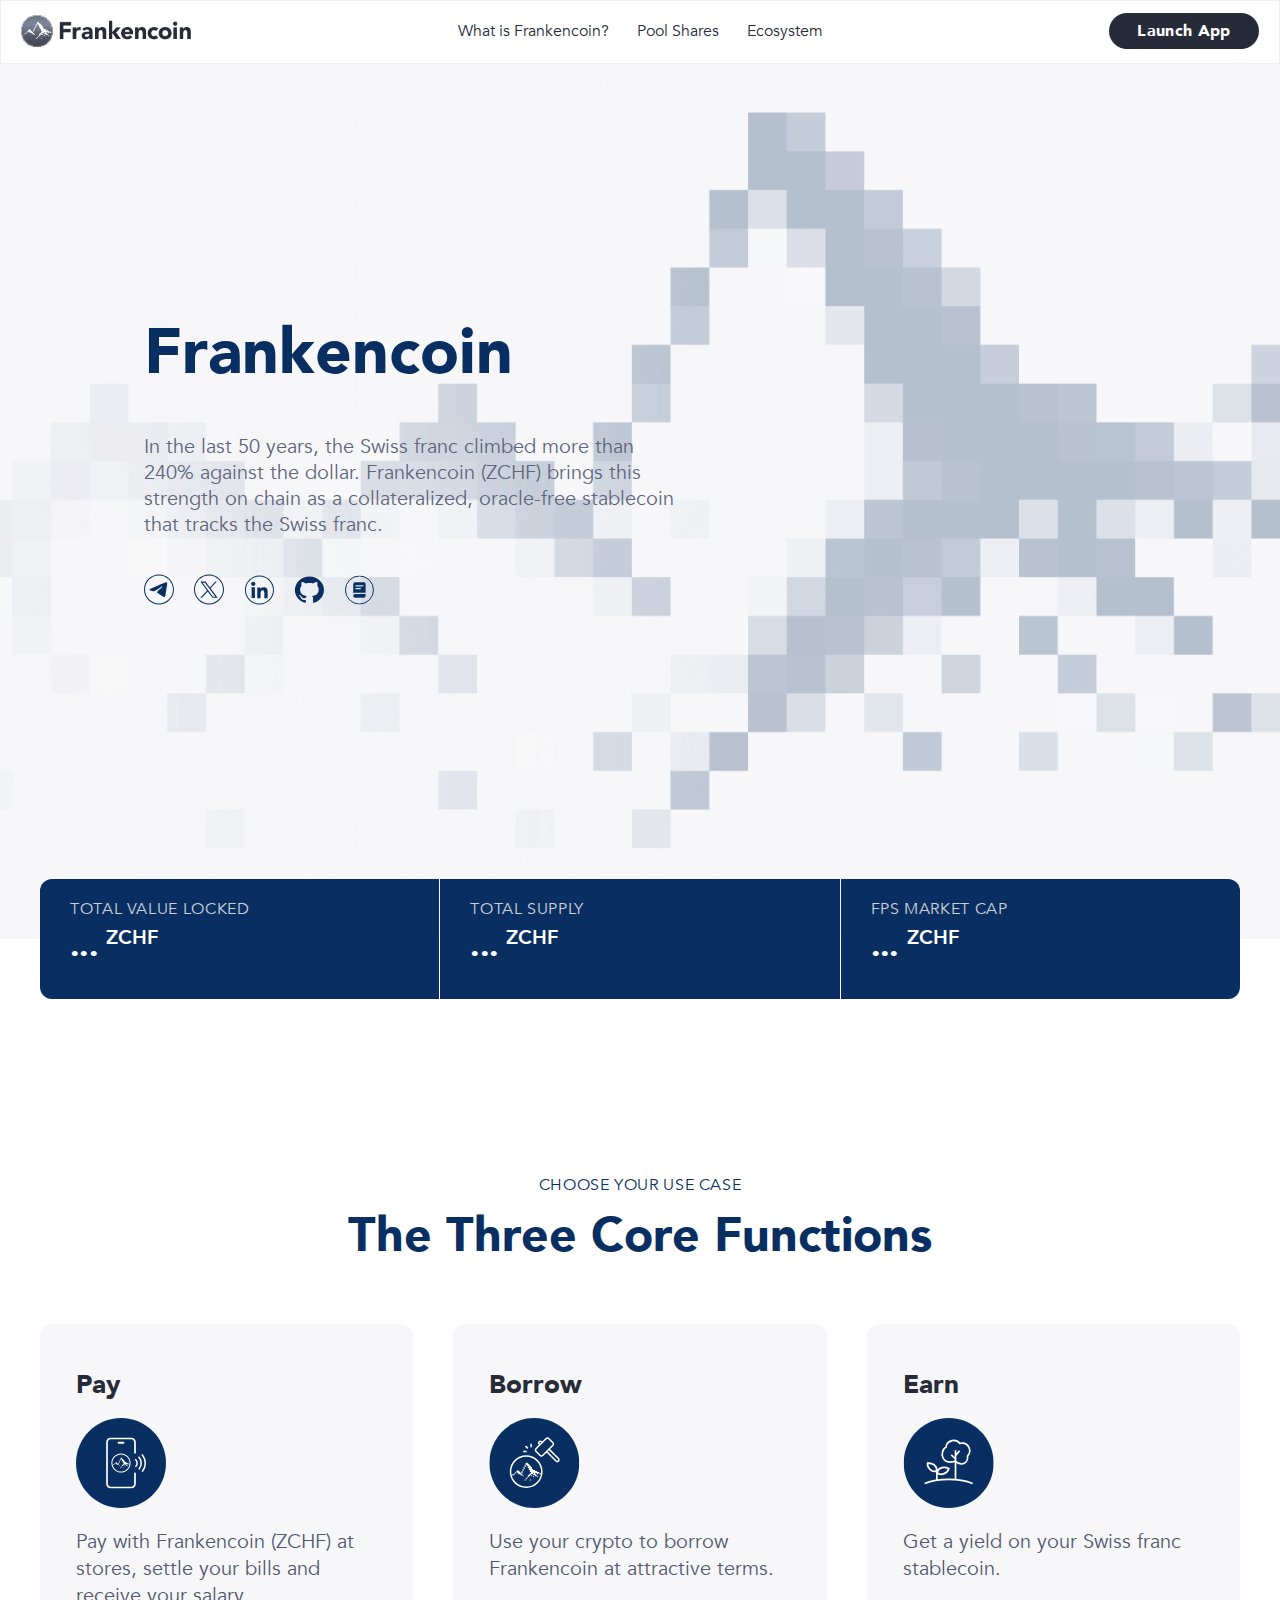
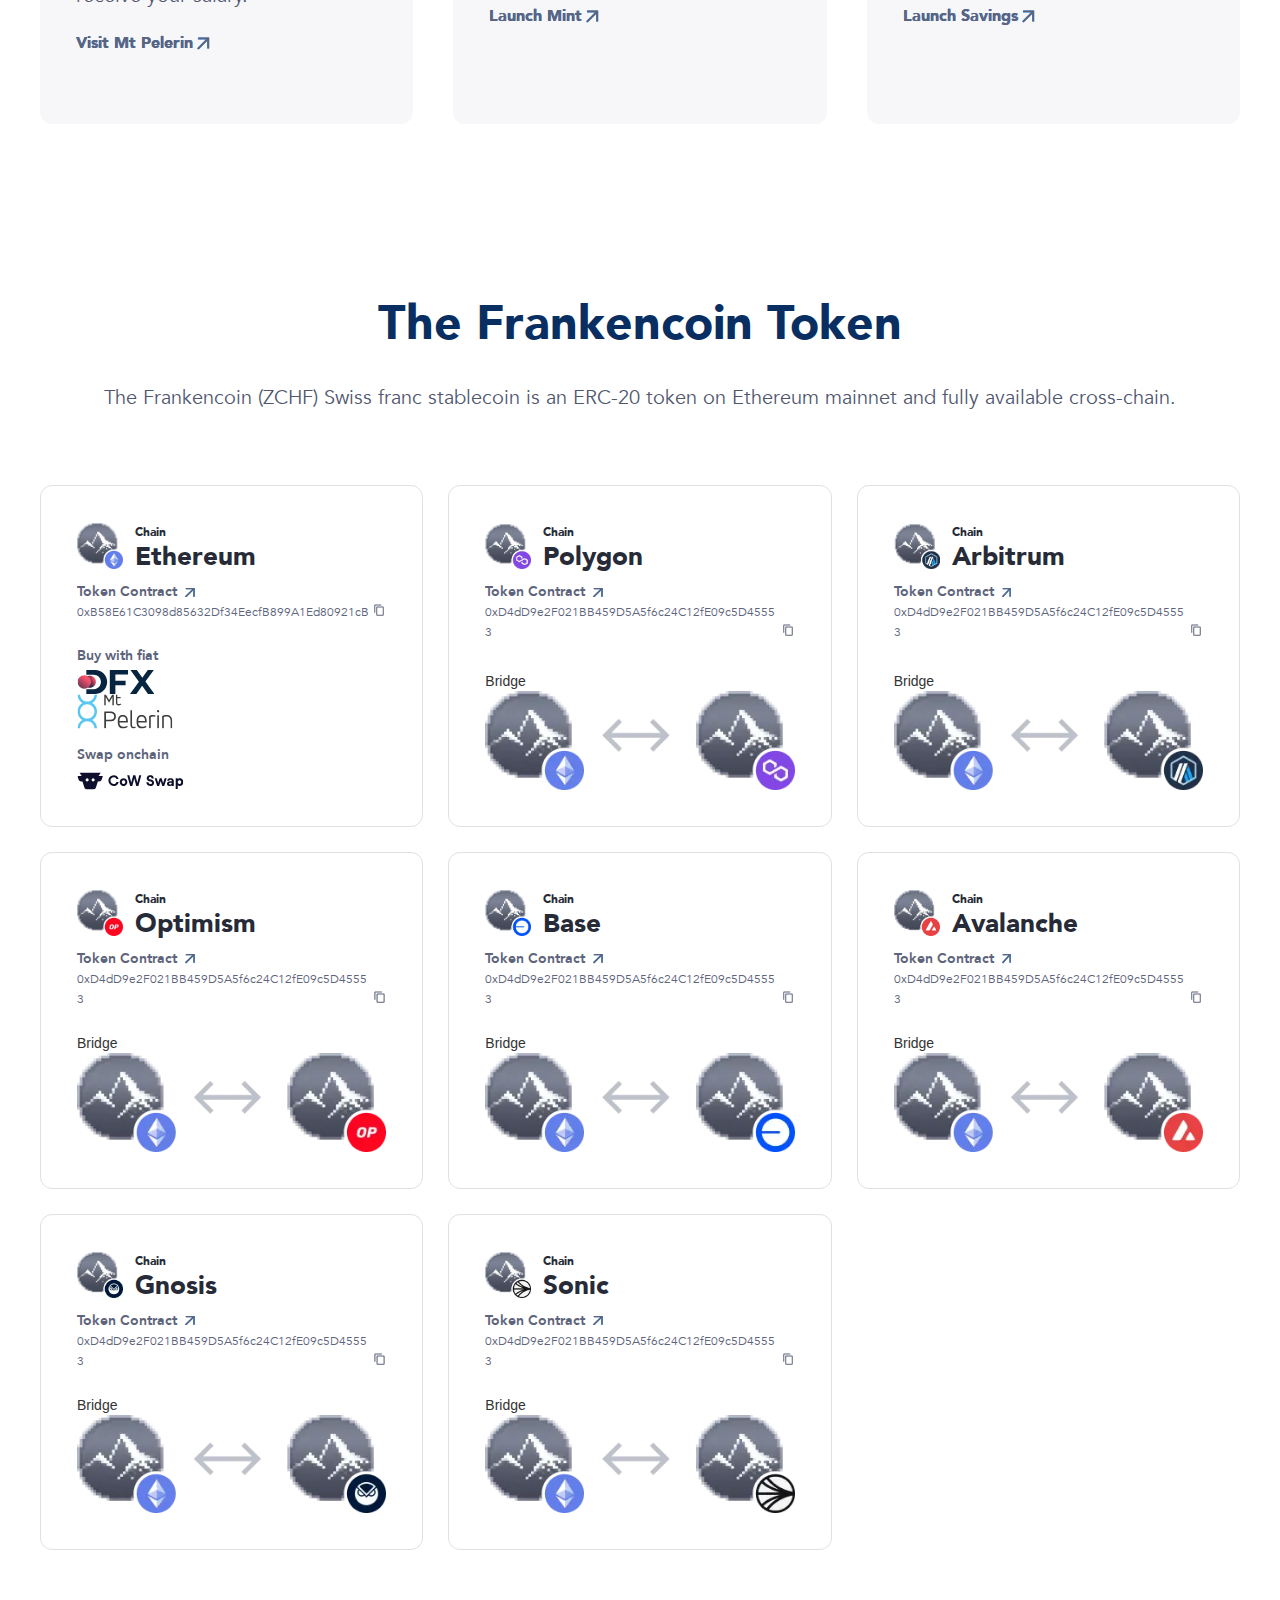
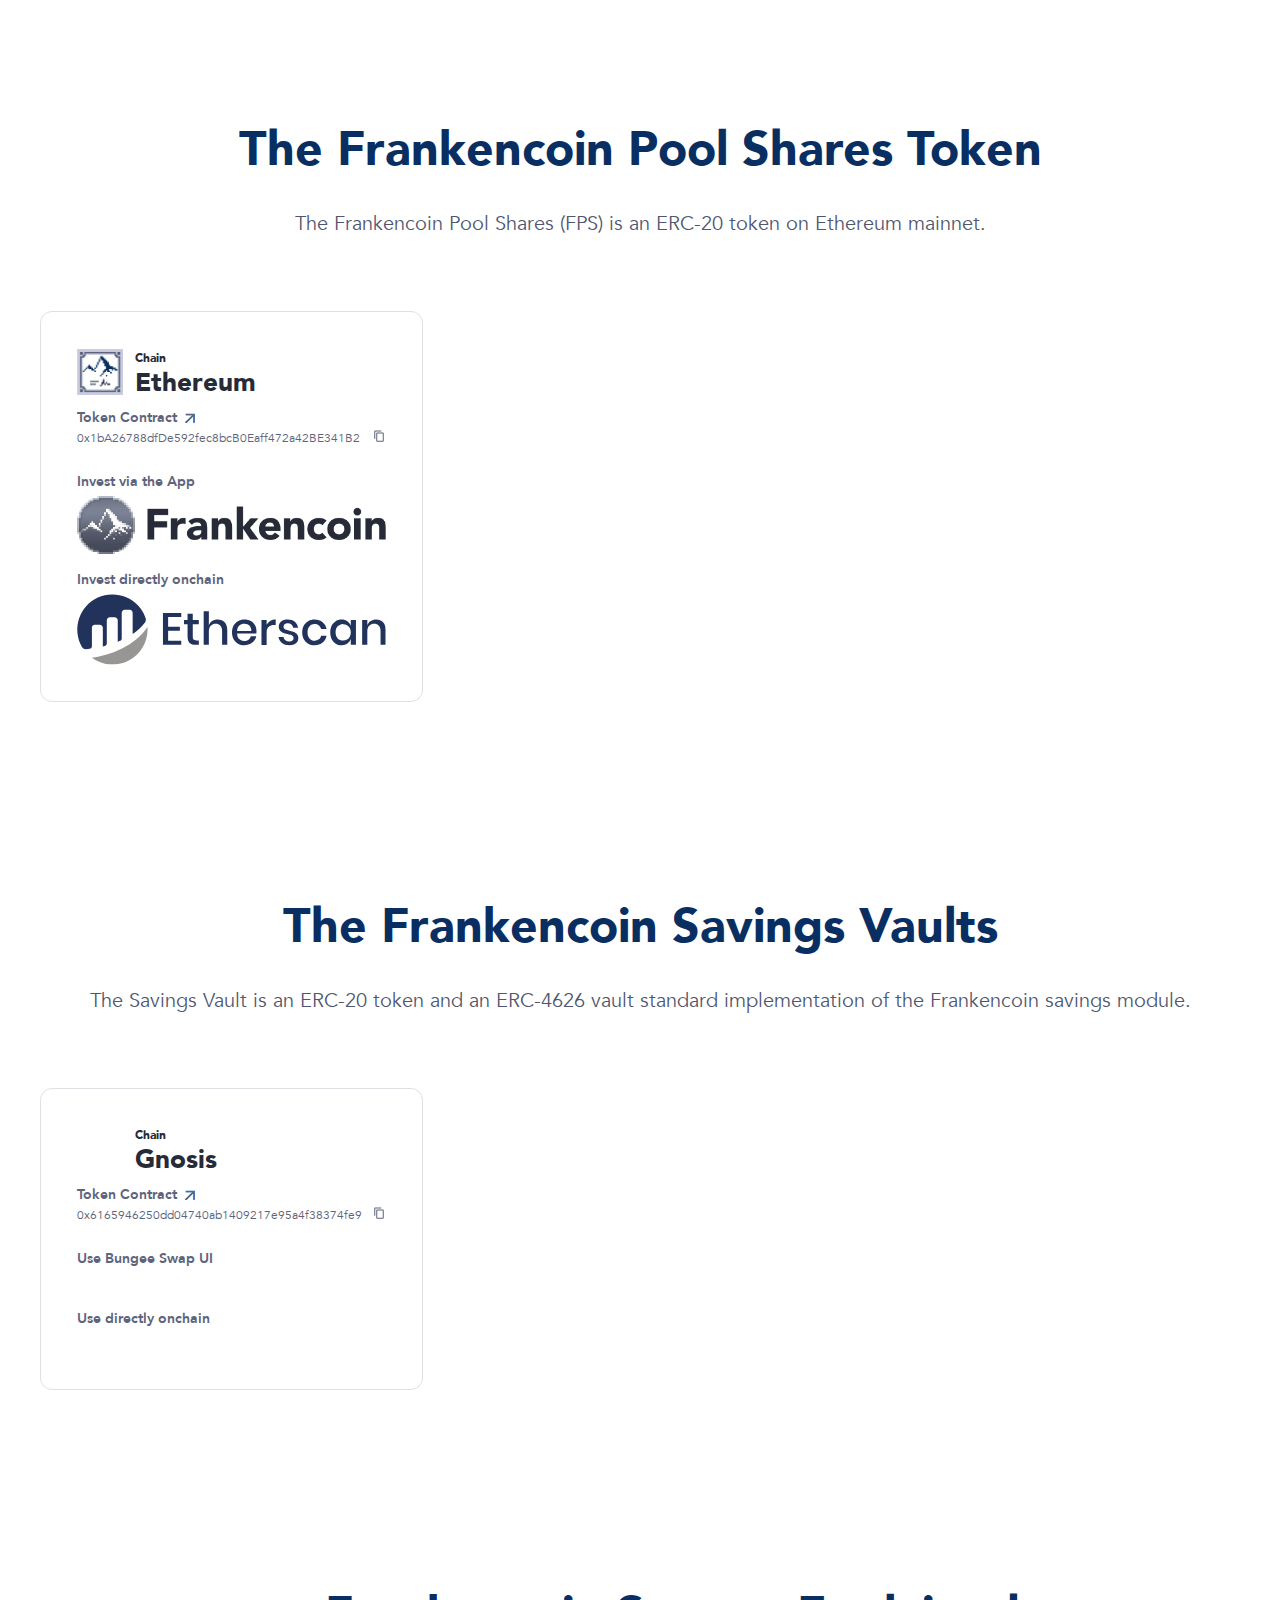
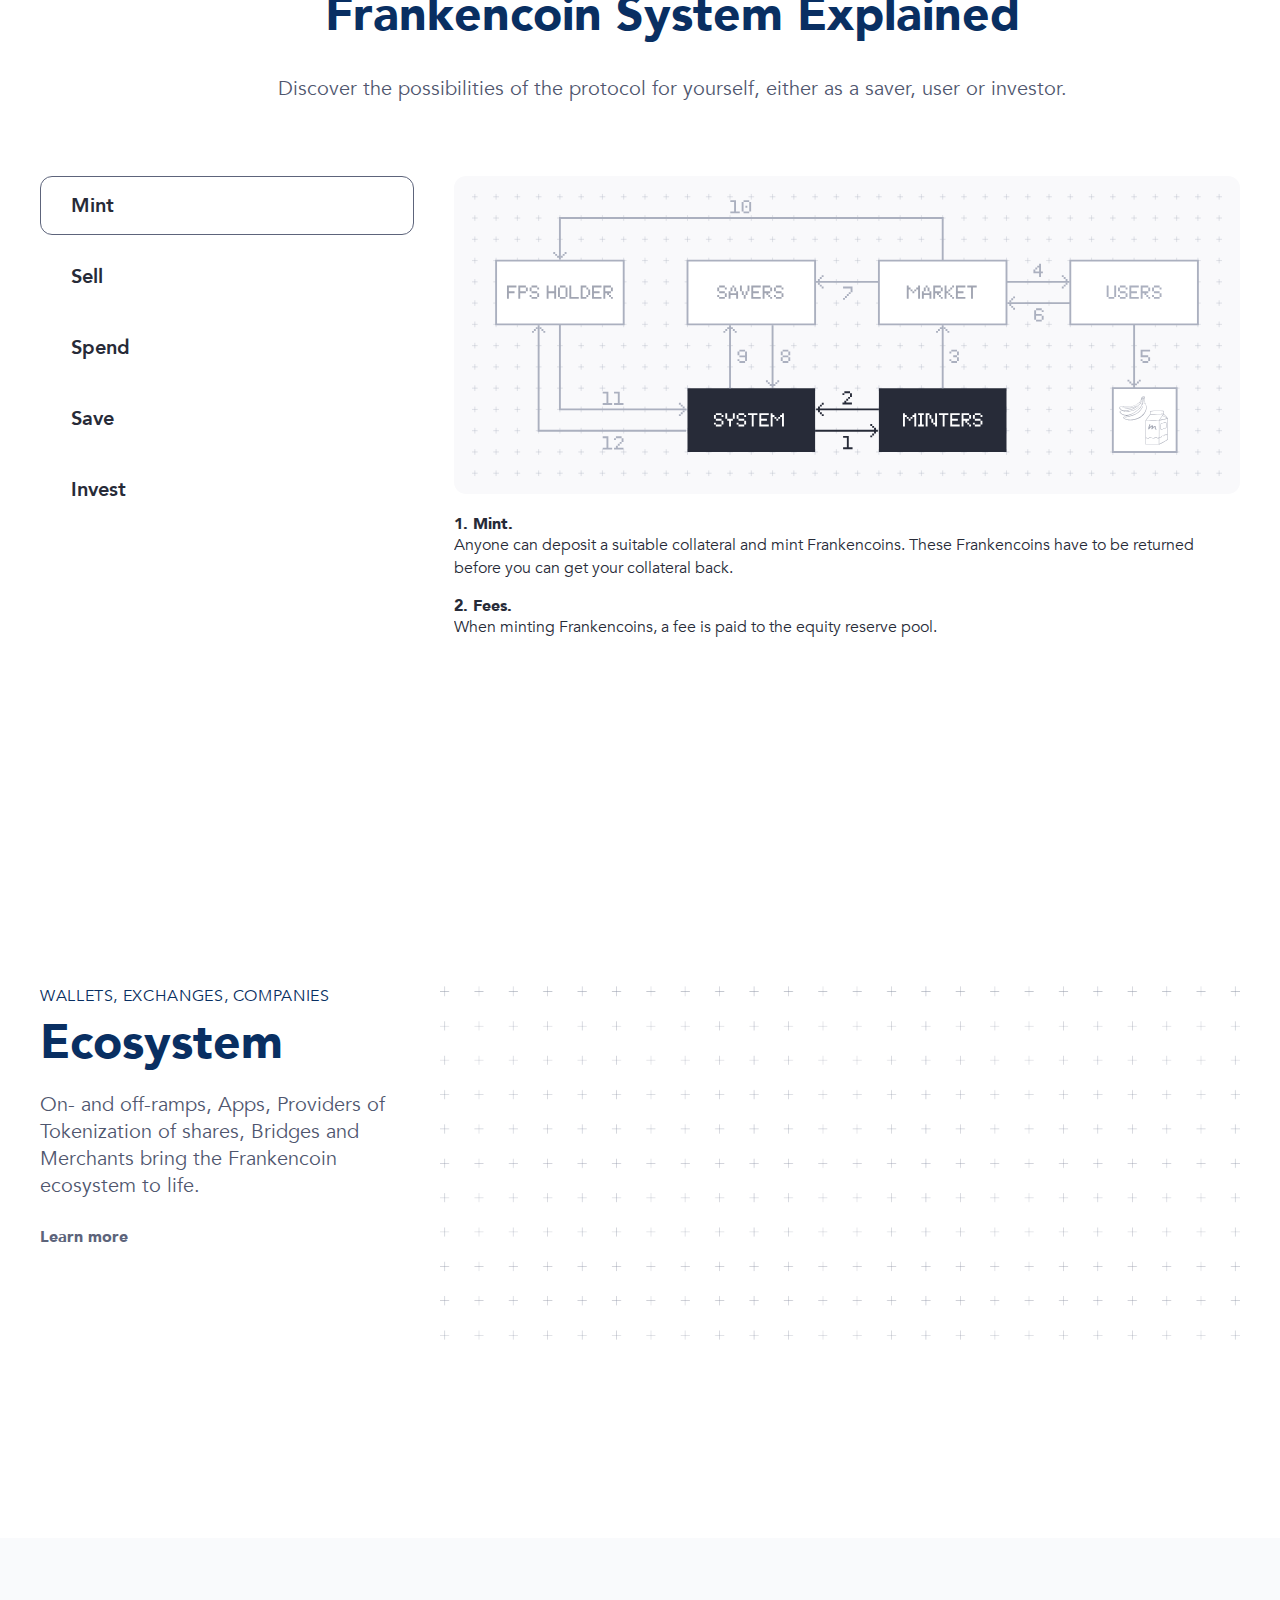
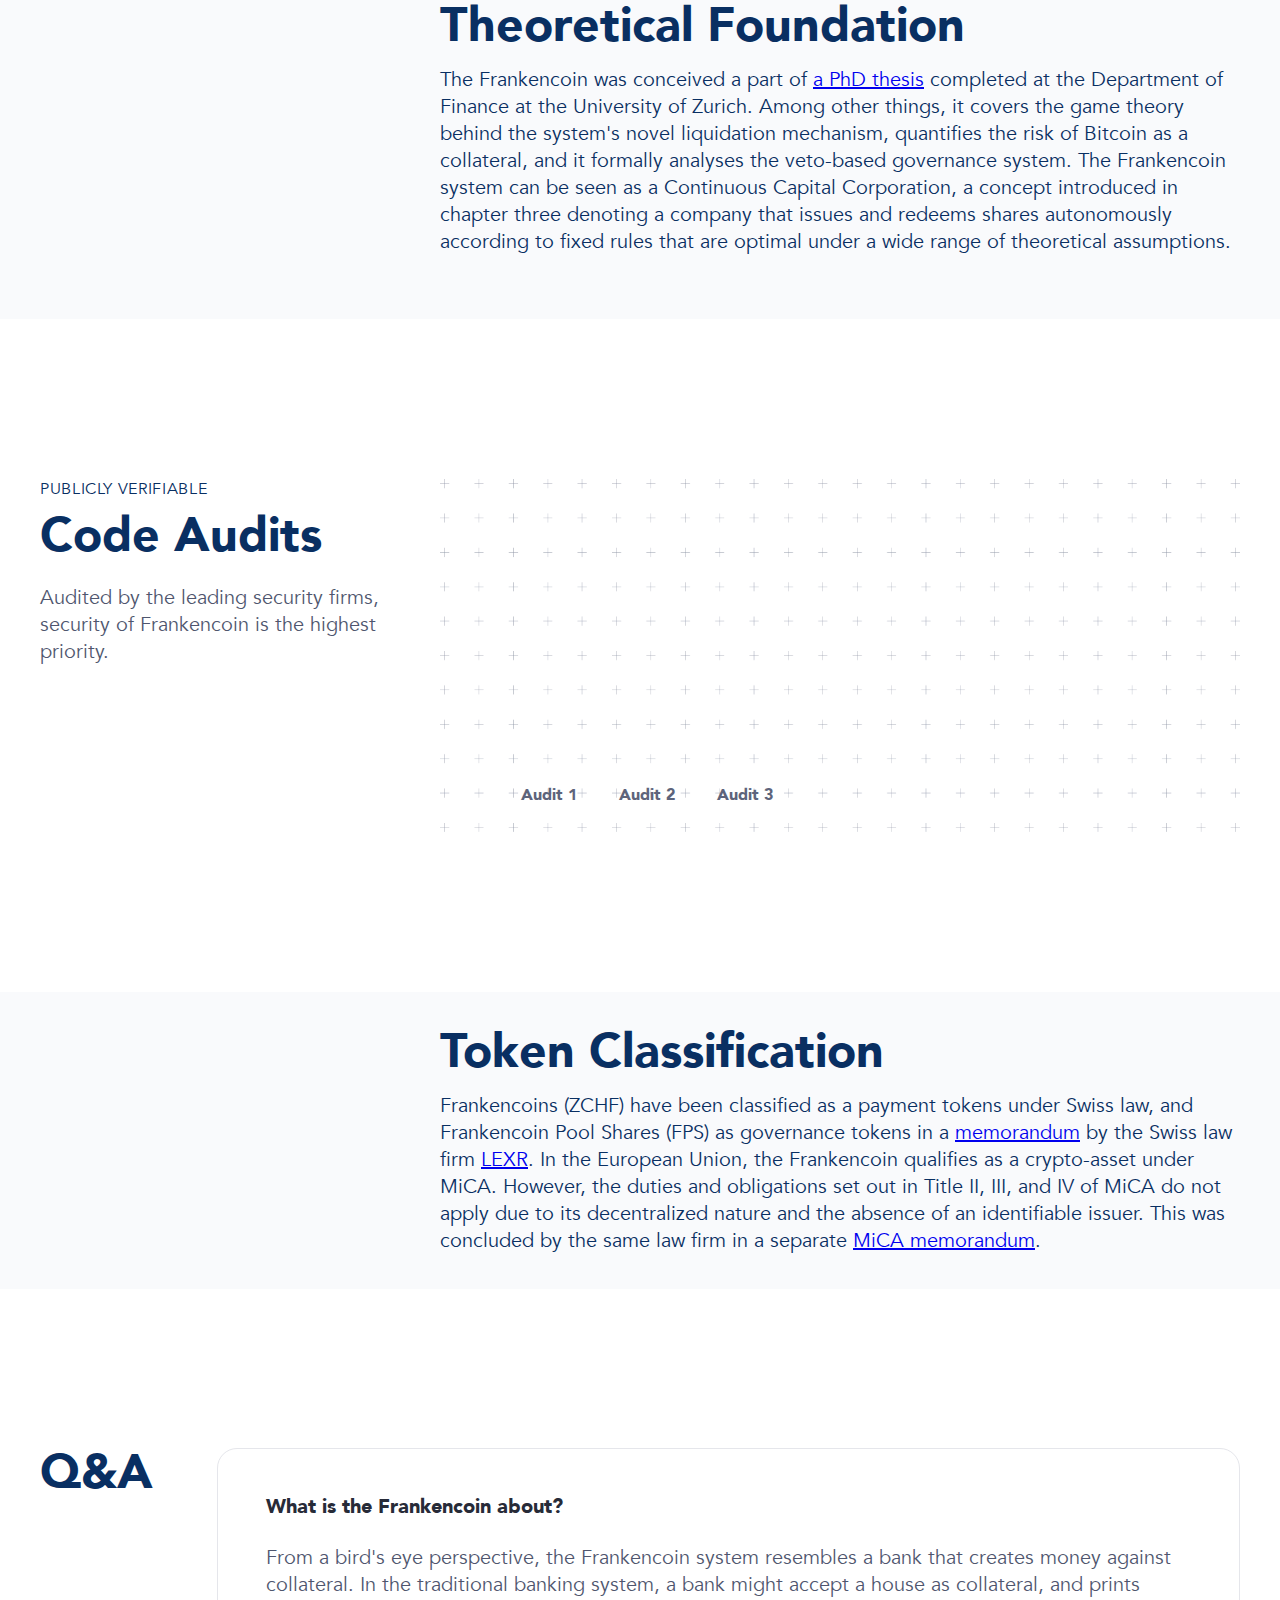
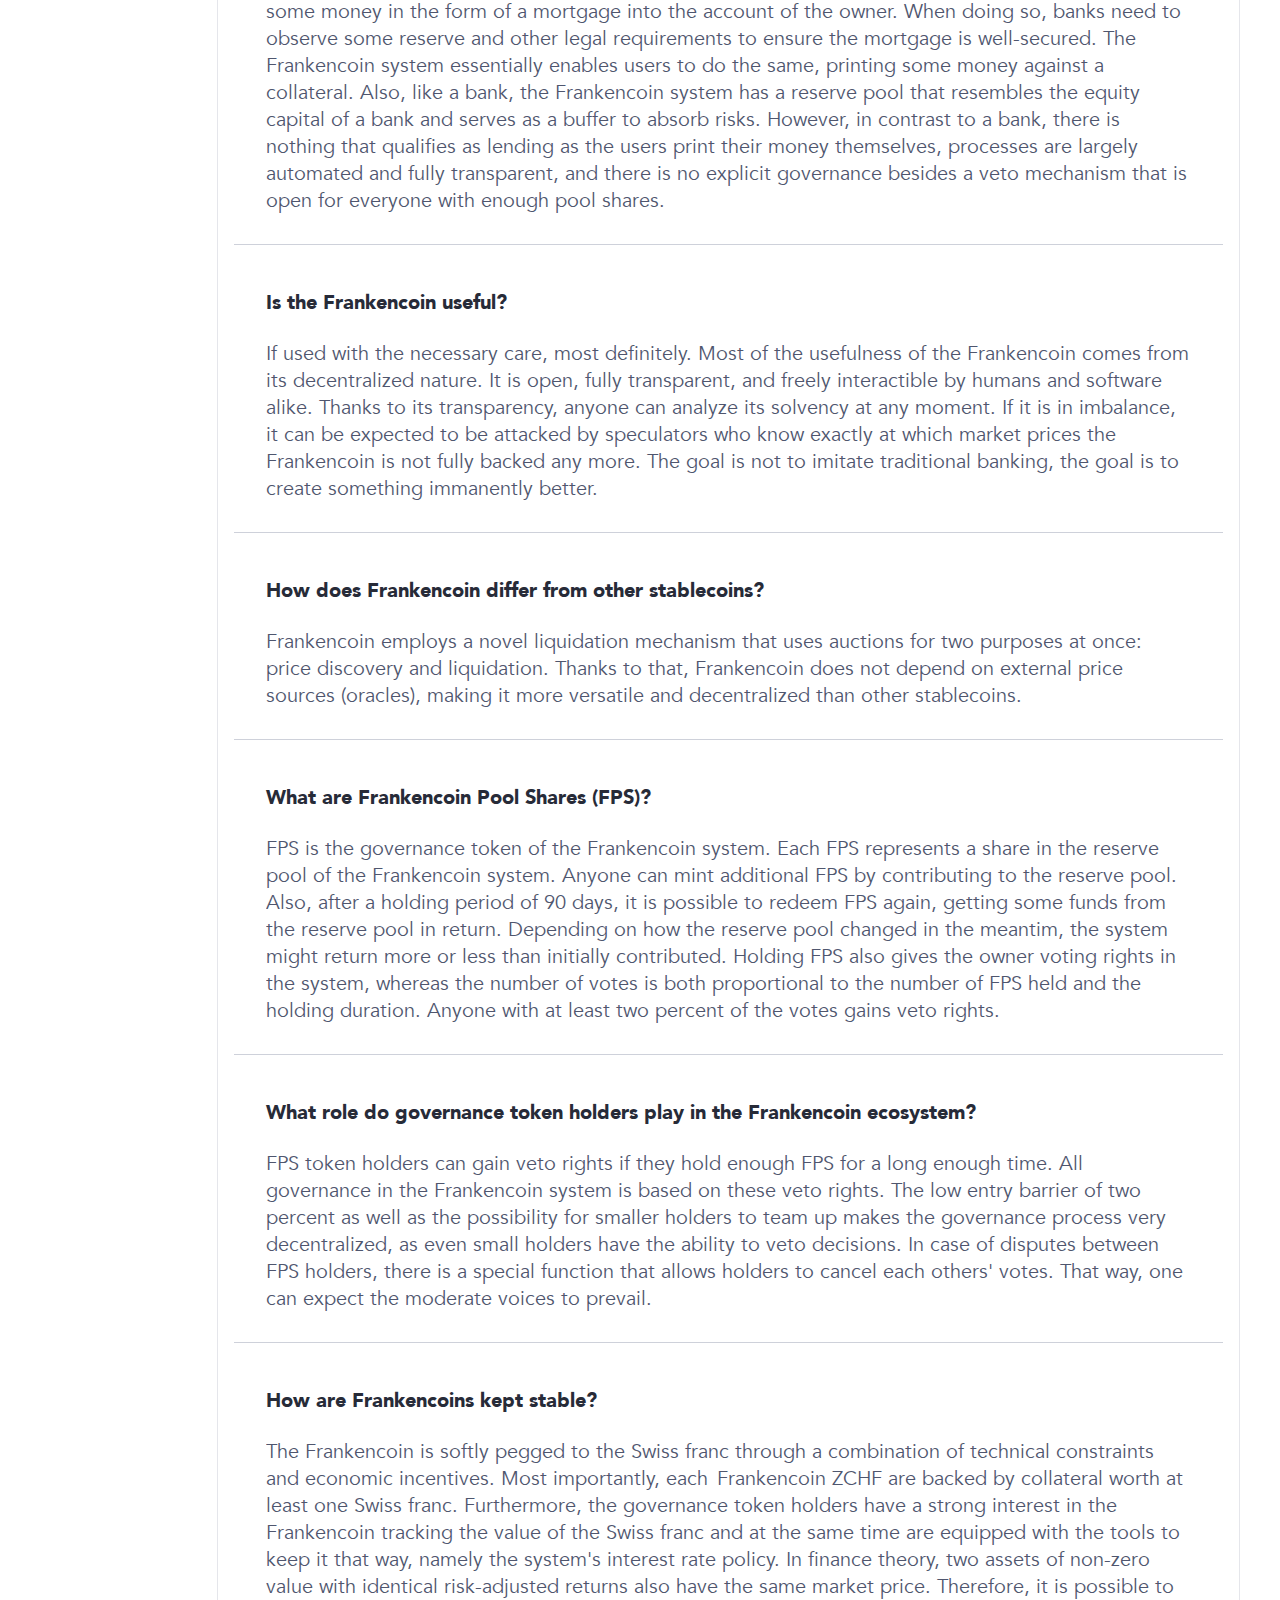
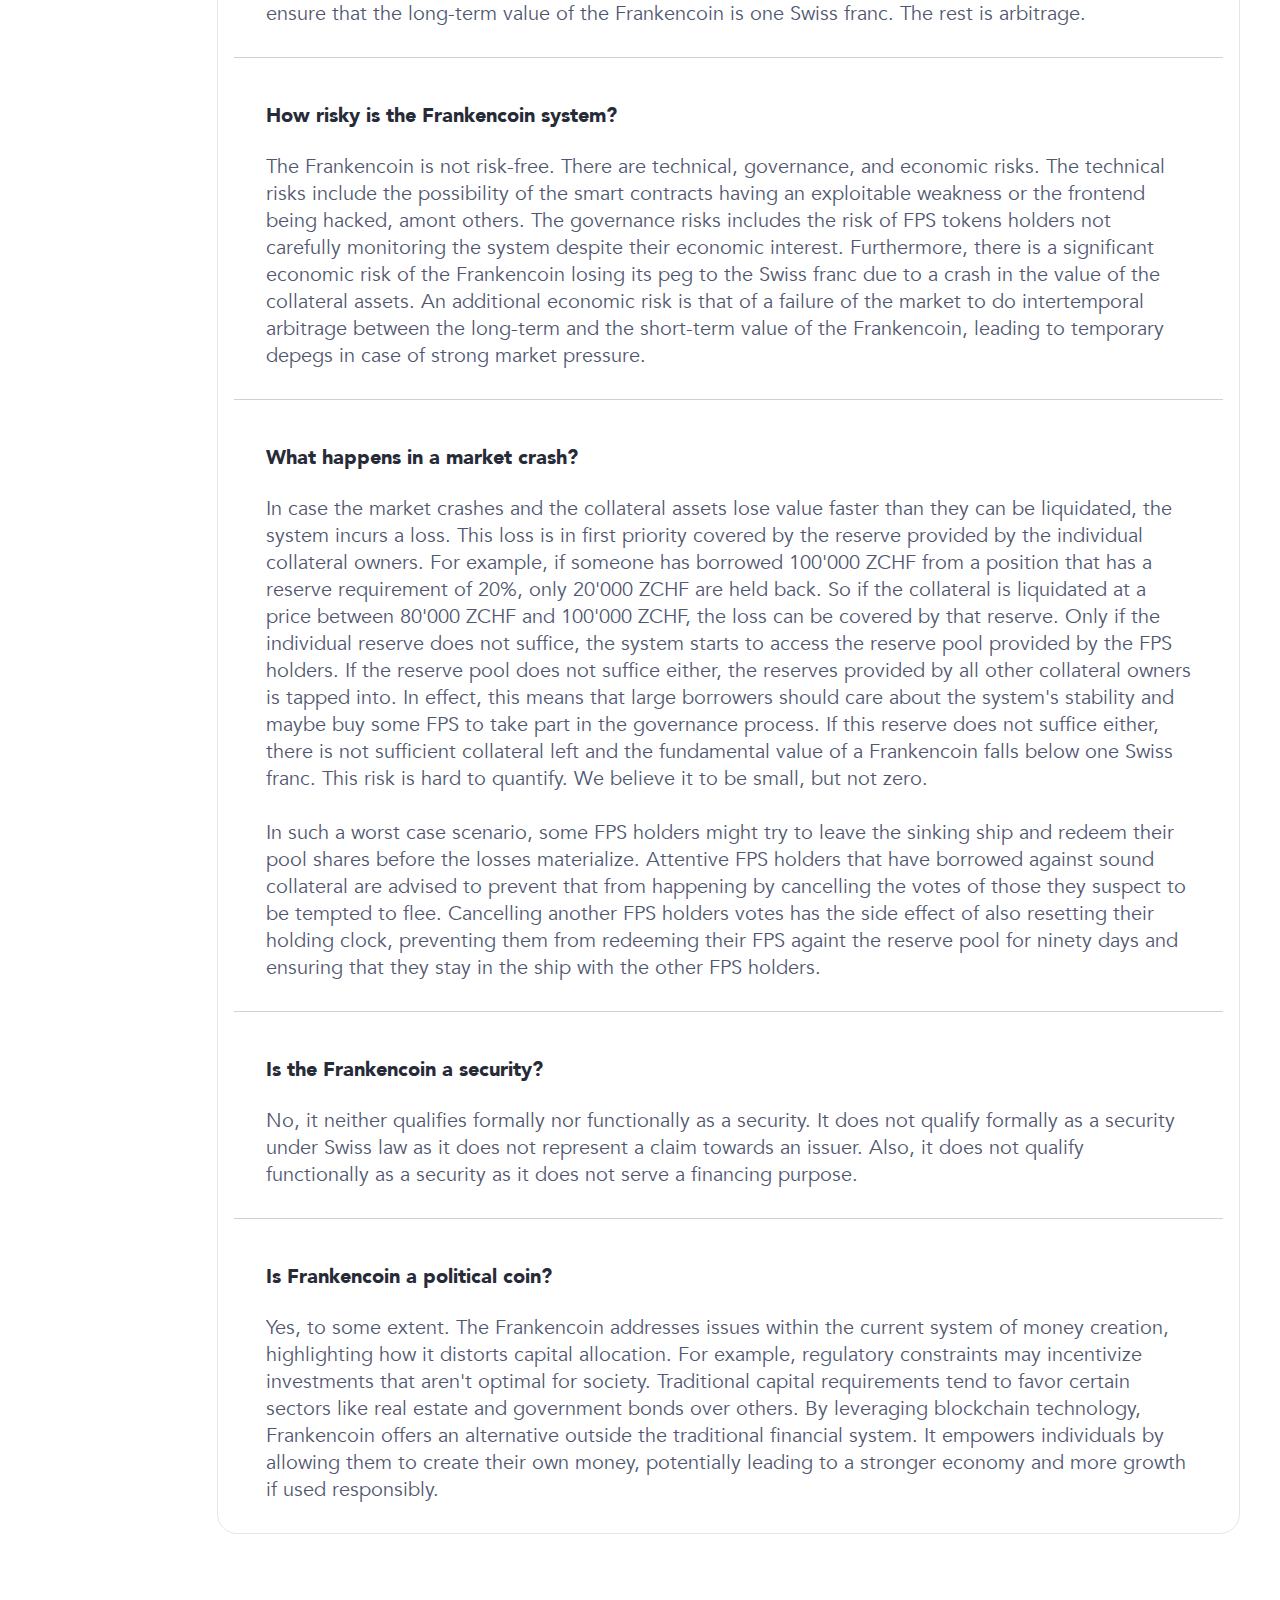
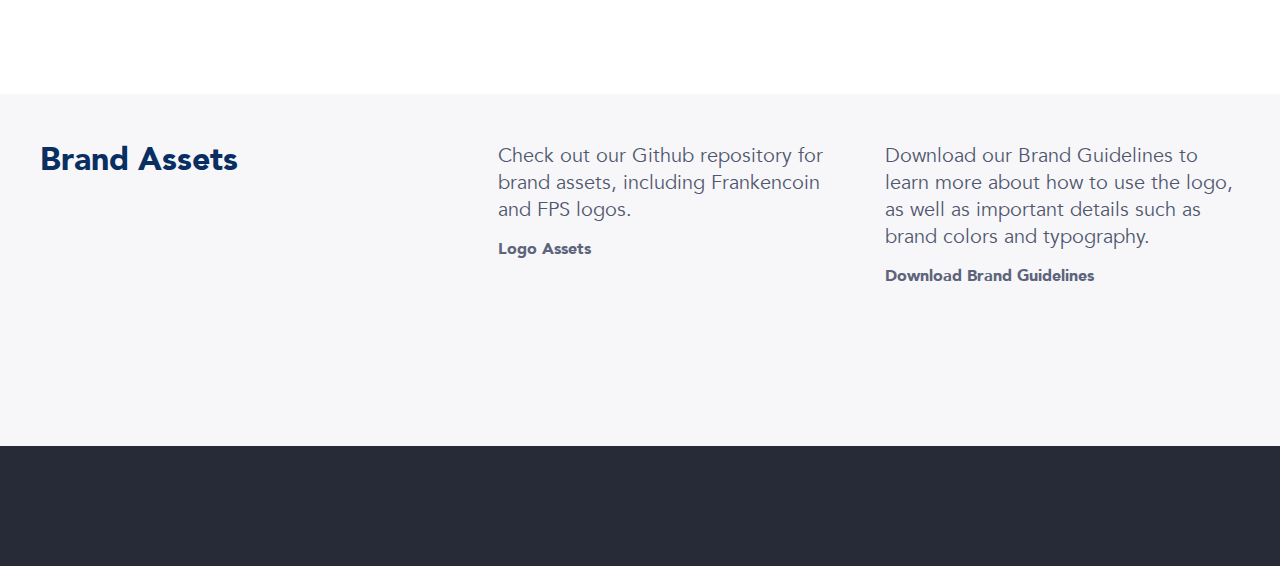
<file: index.html>
<!DOCTYPE html><!--  This site was created in Webflow. https://webflow.com  --><!--  Last Published: Mon Jul 21 2025 15:40:40 GMT+0000 (Coordinated Universal Time)  -->
<html data-wf-page="66de9eaf48969ad959519076" data-wf-site="66de9eaf48969ad959519070">
<head>
  <meta charset="utf-8">
  <title>Frankencoin. The biggest Swiss Franc stablecoin.</title>
  <meta content="Frankencoin (ZCHF) is a decentralized, collateral-backed Swiss Franc stablecoin designed for crypto users and DeFi investors seeking stability without compromise." name="description">
  <meta content="Frankencoin. The biggest Swiss Franc stablecoin." property="og:title">
  <meta content="Frankencoin (ZCHF) is a decentralized, collateral-backed Swiss Franc stablecoin designed for crypto users and DeFi investors seeking stability without compromise." property="og:description">
  <meta content="https://cdn.prod.website-files.com/66de9eaf48969ad959519070/66eb34d56d9ebe9fa67d09c0_og_image.webp" property="og:image">
  <meta content="Frankencoin. The biggest Swiss Franc stablecoin." property="twitter:title">
  <meta content="Frankencoin (ZCHF) is a decentralized, collateral-backed Swiss Franc stablecoin designed for crypto users and DeFi investors seeking stability without compromise." property="twitter:description">
  <meta content="https://cdn.prod.website-files.com/66de9eaf48969ad959519070/66eb34d56d9ebe9fa67d09c0_og_image.webp" property="twitter:image">
  <meta property="og:type" content="website">
  <meta content="summary_large_image" name="twitter:card">
  <meta content="width=device-width, initial-scale=1" name="viewport">
  <meta content="Webflow" name="generator">
  <link href="css/normalize.css" rel="stylesheet" type="text/css">
  <link href="css/webflow.css" rel="stylesheet" type="text/css">
  <link href="css/frankencoin-v2.webflow.css" rel="stylesheet" type="text/css">
  <script type="text/javascript">!function(o,c){var n=c.documentElement,t=" w-mod-";n.className+=t+"js",("ontouchstart"in o||o.DocumentTouch&&c instanceof DocumentTouch)&&(n.className+=t+"touch")}(window,document);</script>
  <link href="images/favicon.png" rel="shortcut icon" type="image/x-icon">
  <link href="images/webclip.png" rel="apple-touch-icon">
  <link href="https://www.frankencoin.com" rel="canonical">
  <script async="" src="https://www.googletagmanager.com/gtag/js?id=G-RNM9S018ES"></script>
  <script type="text/javascript">window.dataLayer = window.dataLayer || [];function gtag(){dataLayer.push(arguments);}gtag('js', new Date());gtag('set', 'developer_id.dZGVlNj', true);gtag('config', 'G-RNM9S018ES');</script>
  <style>
  .token-code {
    text-overflow: ellipsis;
  }
</style>
  <script>
  document.addEventListener("DOMContentLoaded", function () {
    async function getData() {
      try {
        let response = await fetch("https://api.frankencoin.com/ecosystem/frankencoin/info");
        if (!response.ok) throw new Error("Failed to fetch quote");
        return response.json();
      } catch (error) {
        console.error("Error fetching data:", error);
      }
    }
    function formatAmount(amount) {
      return amount.toFixed(2).replace(/\d{1,3}(?=(\d{3})+(?!\d))/g, "$&'")
    }
    function setContent(id, content) {
      document.getElementById(id).textContent = content;
    }
    getData().then((data) => {
      if (data) {
      	setContent("zchfTotalSupply", formatAmount(data.token.supply ?? 0));
        setContent("totalValueLocked", formatAmount(data.tvl.chf ?? 0));
        setContent("fpsMarketCap", formatAmount(data.fps.marketCap ?? 0));
      }
    });
  });
</script>
</head>
<body>
  <div data-animation="default" data-collapse="medium" data-duration="400" data-easing="ease" data-easing2="ease" role="banner" class="navbar w-nav">
    <div class="container-large-3">
      <div class="nav-wrapper">
        <div class="nav-left">
          <a href="index.html" aria-current="page" class="brand-3 w-nav-brand w--current"><img sizes="(max-width: 523px) 98vw, 513px" srcset="images/Frankencoin-Logo-Compressify.io-p-500.webp 500w, images/Frankencoin-Logo-Compressify.io.webp 513w" alt="" src="images/Frankencoin-Logo-Compressify.io.webp" loading="lazy" class="image"></a>
        </div>
        <nav role="navigation" class="nav-menu-2 w-nav-menu">
          <a href="what-is-frankencoin.html" class="nav-link-2 w-nav-link">What is Frankencoin?</a>
          <a href="fps.html" class="nav-link-2 w-nav-link">Pool Shares</a>
          <a href="ecosystem.html" class="nav-link-2 w-nav-link">Ecosystem</a>
          <div class="frame-427322438"></div>
          <a data-figma-id="7571:10030" href="https://app.frankencoin.com/" class="frankencoin-button mobile w-inline-block">
            <div data-figma-id="I7457:65201;61:52690" class="button-text-container">
              <p data-figma-id="I7457:65201;61:52692" class="children">Launch Web App</p>
            </div>
          </a>
        </nav>
        <div class="nav-right">
          <div class="div-block-7">
            <a data-figma-id="7571:10030" href="https://app.frankencoin.com/" class="frankencoin-button w-inline-block">
              <div data-figma-id="I7457:65201;61:52690" class="button-text-container">
                <p data-figma-id="I7457:65201;61:52692" class="button-text">Launch App</p>
              </div>
            </a>
          </div>
          <div class="menu-button-2 w-nav-button">
            <div class="icon w-icon-nav-menu"></div>
          </div>
        </div>
      </div>
    </div>
  </div>
  <section class="section heroimg">
    <section class="hero homepage"><img src="images/Hero_pic_mobile_2.webp" loading="lazy" sizes="100vw" srcset="images/Hero_pic_mobile_2-p-500.webp 500w, images/Hero_pic_mobile_2.webp 1170w" alt="" class="image-2">
      <div class="container herotitle">
        <div class="frame-427322450">
          <div class="headline-16">
            <h1 class="title">Frankencoin</h1>
            <div class="frame-427322451">
              <div class="sub-title">In the last 50 years, the Swiss franc climbed more than 240% against the dollar. Frankencoin (ZCHF) brings this strength on chain as a collateralized, oracle-free stablecoin that tracks the Swiss franc.</div>
            </div>
          </div>
          <div class="frame-427322452">
            <div class="link-5">
              <div class="w-layout-grid grid-4">
                <a href="https://t.me/frankencoinzchf" target="_blank" class="w-inline-block"><img width="29.991178512573242" height="29.99117660522461" alt="" src="images/Social-icons-1.svg" loading="lazy" class="vectors-wrapper-77"></a>
                <a href="https://x.com/frankencoinzchf" target="_blank" class="w-inline-block"><img width="29.991178512573242" height="29.99117660522461" alt="" src="images/Social-icons.svg" loading="lazy" class="vectors-wrapper-77"></a>
                <a href="https://www.linkedin.com/company/frankencoin/" target="_blank" class="w-inline-block"><img width="29.991178512573242" height="29.99117660522461" alt="" src="images/Social-icons-2.svg" loading="lazy" class="vectors-wrapper-77"></a>
                <a href="https://github.com/Frankencoin-ZCHF/" target="_blank" class="w-inline-block"><img width="50.991180419921875" height="32" alt="" src="images/Social-icons-4.svg" loading="lazy" class="vectors-wrapper-76"></a>
                <a href="https://docs.frankencoin.com/" target="_blank" class="w-inline-block"><img width="29.991178512573242" height="29.99117660522461" alt="" src="images/Gitbook.svg" loading="lazy" class="vectors-wrapper-77"></a>
              </div>
            </div>
          </div>
          <div class="button-mobile">
            <a href="https://app.frankencoin.com/" target="_blank" class="button">
              <div class="children">Launch Web App</div>
            </a>
          </div>
        </div>
      </div>
    </section>
  </section>
  <section class="section stats-section">
    <div class="w-layout-blockcontainer container stats w-container">
      <div class="stats-list-l">
        <a data-w-id="e5f136ce-00df-4b69-b557-4da91b4a6e2b" href="https://defillama.com/protocol/frankencoin#information" target="_blank" class="stats-badge w-inline-block">
          <div class="text">
            <div class="headline">
              <div class="paragraph">Total value locked </div><img src="images/arrow_outward.svg" loading="lazy" alt="" class="image-4">
            </div>
            <div class="value">
              <div id="totalValueLocked" class="big-number">...</div>
              <div class="big-number-2">ZCHF</div>
            </div>
          </div>
        </a>
        <a data-w-id="d89a0143-820f-fb9b-c0e4-2d64181a04f2" href="https://coinmarketcap.com/currencies/frankencoin/" target="_blank" class="stats-badge w-inline-block">
          <div class="text">
            <div class="headline">
              <div class="paragraph">Total supply</div><img src="images/arrow_outward.svg" loading="lazy" alt="" class="image-4">
            </div>
            <div class="value">
              <div id="zchfTotalSupply" class="big-number">...</div>
              <div class="big-number-2">ZCHF</div>
            </div>
          </div>
        </a>
        <a data-w-id="0751bcc2-308a-fa7f-40e7-5f2f8f91687e" href="https://app.frankencoin.com/equity" target="_blank" class="stats-badge w-inline-block">
          <div class="text">
            <div class="headline">
              <div class="paragraph">fps market cap</div><img src="images/arrow_outward.svg" loading="lazy" alt="" class="image-4">
            </div>
            <div class="value">
              <div id="fpsMarketCap" class="big-number">...</div>
              <div class="big-number-2">ZCHF</div>
            </div>
          </div>
        </a>
      </div>
    </div>
  </section>
  <section class="section core-features">
    <div class="container _64-sparsing">
      <div class="section-headline">
        <div class="caption">Choose Your Use Case</div>
        <h2 class="large-title">The Three Core Functions</h2>
      </div>
      <div class="w-layout-grid boxes">
        <a data-w-id="a2d816e6-46a1-6079-0411-be07395c320a" href="https://www.mtpelerin.com/?bdc=ZCHF" target="_blank" class="core-card w-inline-block">
          <div class="core-text-block">
            <div class="title-2">Pay</div><img src="images/Icon-Payments.svg" loading="lazy" alt="">
            <div class="body-1 left">Pay with Frankencoin (ZCHF) at stores, settle your bills and receive your salary.<br></div>
            <div>
              <div class="text-link blue">
                <div class="body-2-stronger blue">Visit Mt Pelerin</div><img src="images/Vector-Blue.svg" loading="lazy" alt="">
              </div>
              <div data-w-id="a2d816e6-46a1-6079-0411-be07395c3216" class="text-link">
                <div class="body-2-stronger">Visit Mt Pelerin</div><img src="images/Arrow.svg" loading="lazy" alt="">
              </div>
            </div>
          </div>
        </a>
        <a data-w-id="a2d816e6-46a1-6079-0411-be07395c320a" href="https://app.frankencoin.com/mint" target="_blank" class="core-card w-inline-block">
          <div class="core-text-block">
            <div class="title-2">Borrow</div><img src="images/Icon-Mint.svg" loading="lazy" alt="">
            <div class="body-1 left">Use your crypto to borrow Frankencoin at attractive terms.</div>
            <div>
              <div class="text-link blue">
                <div class="body-2-stronger blue">Launch Mint<br></div><img src="images/Vector-Blue.svg" loading="lazy" alt="">
              </div>
              <div data-w-id="a2d816e6-46a1-6079-0411-be07395c3216" class="text-link">
                <div class="body-2-stronger">Launch Mint<br></div><img src="images/Arrow.svg" loading="lazy" alt="">
              </div>
            </div>
          </div>
        </a>
        <a data-w-id="a2d816e6-46a1-6079-0411-be07395c320a" href="https://app.frankencoin.com/equity" target="_blank" class="core-card w-inline-block">
          <div class="core-text-block">
            <div class="title-2">Earn<br></div><img src="images/Icon-Invest.svg" loading="lazy" alt="">
            <div class="body-1 left">Get a yield on your Swiss franc stablecoin. <br></div>
            <div>
              <div class="text-link blue">
                <div class="body-2-stronger blue">Launch Savings<br></div><img src="images/Vector-Blue.svg" loading="lazy" alt="">
              </div>
              <div data-w-id="a2d816e6-46a1-6079-0411-be07395c3216" class="text-link">
                <div class="body-2-stronger">Launch Savings<br></div><img src="images/Arrow.svg" loading="lazy" alt="">
              </div>
            </div>
          </div>
        </a>
      </div>
    </div>
  </section>
  <section class="section chain-bridges">
    <div class="container _64-sparsing">
      <div class="section-headline">
        <h2 class="large-title">The Frankencoin Token</h2>
        <div class="text-80">
          <h3 class="body-1">The Frankencoin (ZCHF) Swiss franc stablecoin is an ERC-20 token on Ethereum mainnet and fully available cross-chain.</h3>
        </div>
      </div>
      <div class="token-list">
        <div class="token-card div-block-25">
          <div class="top tokencomponent">
            <div class="headline-22">
              <div class="frame-427322444">
                <div class="coin-icons"><img src="images/Frame-427322444-Compressify.io.webp" loading="lazy" alt=""></div>
              </div>
              <div class="title-3">
                <div class="xs-b">Chain</div>
                <div class="title-2 tokenheader">Ethereum</div>
              </div>
            </div>
            <div class="contract-link">
              <div class="token-contact">
                <a data-w-id="dea1d758-90c3-5e5b-7518-a988196e1262" href="https://etherscan.io/token/0xB58E61C3098d85632Df34EecfB899A1Ed80921cB" target="_blank" class="link-block-5 w-inline-block">
                  <div class="div-block-18">
                    <div class="line-1">
                      <div class="sm-stronger">Token Contract</div>
                      <div class="arrow_outward"><img src="images/Vector-2.svg" loading="lazy" width="9.75" height="9.75" alt="" class="vectors-wrapper blue"><img src="images/Vectors-Wrapper.svg" loading="lazy" width="9.75" height="9.75" alt="" data-w-id="dea1d758-90c3-5e5b-7518-a988196e1269" class="vectors-wrapper"></div>
                    </div>
                    <div id="polygon-code" class="xs token-code xs-smaller">0xB58E61C3098d85632Df34EecfB899A1Ed80921cB</div>
                  </div>
                </a>
                <div id="polygon-copy-icon" data-w-id="dea1d758-90c3-5e5b-7518-a988196e126b" class="copy-icon"><img src="images/copy-icon.svg" loading="lazy" alt="" class="image-7"><img src="images/copy-icon-1.svg" loading="lazy" width="14" height="14" alt="" class="vectors-wrapper-198 copyicon">
                  <div id="Tooltip" class="tooltip">
                    <div class="tooltipinner"><img src="images/Vectors-Wrapper_1.svg" loading="lazy" width="11.313706398010254" height="11.31371021270752" alt="" class="vectors-wrapper-202">
                      <wrapper class="vectors-wrapper-203"></wrapper>
                      <div id="polygon-popup" class="title-4 popup-text">Copy Address</div>
                    </div>
                  </div><img src="images/copy-icon-Compressify.io.webp" loading="lazy" alt="" class="image-8">
                </div>
                <div class="line-2 div-block-9"></div>
              </div>
            </div>
          </div>
          <div class="bottom">
            <div class="swap-stables-block">
              <div class="left">
                <div class="sm-stronger">Buy with fiat</div>
                <div class="div-block-fiat-v2">
                  <a href="https://services.dfx.swiss/?mode=frankencoin-buy-ethereum" target="_blank" class="link-block-7 w-inline-block">
                    <div class="button-subtle-fiat"><img width="Auto" height="Auto" alt="" src="images/DFX-Logos.svg" loading="lazy" class="vectors-wrapper-1519 fiat-logo-1"></div>
                  </a>
                  <a href="https://www.mtpelerin.com/buy-zchf-frankencoin" target="_blank" class="link-block-7 w-inline-block">
                    <div class="button-subtle-fiat"><img width="Auto" height="Auto" alt="" src="images/Mt-Pelerin-Logo.svg" loading="lazy" class="vectors-wrapper-1519 fiat-logo-2"></div>
                  </a>
                </div>
              </div>
            </div>
            <div class="swap-stables-block">
              <div class="left">
                <div class="sm-stronger">Swap onchain</div>
                <a href="https://swap.cow.fi/#/1/swap/USDT/ZCHF" target="_blank" class="link-block-8 w-inline-block">
                  <div class="button-subtle-fiat"><img width="Auto" height="Auto" alt="" src="images/Cow-Swap-logo.svg" loading="lazy" class="vectors-wrapper-1519 test"></div>
                </a>
              </div>
            </div>
          </div>
        </div>
        <div class="token-card div-block-25">
          <div class="top tokencomponent">
            <div class="headline-22">
              <div class="frame-427322444">
                <div class="coin-icons"><img src="images/coin-icons-Compressify.io_1.webp" loading="lazy" alt=""></div>
              </div>
              <div class="title-3">
                <div class="xs-b">Chain</div>
                <div class="title-2 tokenheader">Polygon</div>
              </div>
            </div>
            <div class="contract-link">
              <div class="token-contact">
                <a data-w-id="89101cb5-89bc-1954-9fe1-9d35e5c3d576" href="https://polygonscan.com/address/0xD4dD9e2F021BB459D5A5f6c24C12fE09c5D45553" target="_blank" class="link-block-5 w-inline-block">
                  <div class="div-block-18">
                    <div class="line-1">
                      <div class="sm-stronger">Token Contract</div>
                      <div class="arrow_outward"><img src="images/Vector-2.svg" loading="lazy" width="9.75" height="9.75" alt="" class="vectors-wrapper blue"><img src="images/Vectors-Wrapper.svg" loading="lazy" width="9.75" height="9.75" alt="" data-w-id="89101cb5-89bc-1954-9fe1-9d35e5c3d57d" class="vectors-wrapper"></div>
                    </div>
                    <div id="polygon-code" class="xs token-code xs-smaller">0xD4dD9e2F021BB459D5A5f6c24C12fE09c5D45553</div>
                  </div>
                </a>
                <div id="polygon-copy-icon" data-w-id="89101cb5-89bc-1954-9fe1-9d35e5c3d57f" class="copy-icon"><img src="images/copy-icon.svg" loading="lazy" alt="" class="image-7"><img src="images/copy-icon-1.svg" loading="lazy" width="14" height="14" alt="" class="vectors-wrapper-198 copyicon">
                  <div id="Tooltip" class="tooltip">
                    <div class="tooltipinner"><img src="images/Vectors-Wrapper_1.svg" loading="lazy" width="11.313706398010254" height="11.31371021270752" alt="" class="vectors-wrapper-202">
                      <wrapper class="vectors-wrapper-203"></wrapper>
                      <div id="polygon-popup" class="title-4 popup-text">Copy Address</div>
                    </div>
                  </div><img src="images/copy-icon-Compressify.io.webp" loading="lazy" alt="" class="image-8">
                </div>
                <div class="line-2 div-block-9"></div>
              </div>
            </div>
          </div>
          <div class="bottom-v2">
            <div class="swap-stables-block">
              <div class="center">
                <div class="sm-stronger-2">Bridge</div>
                <a href="https://app.frankencoin.com/transfer?chain=polygon" target="_blank" class="link-block-7 w-inline-block">
                  <div class="button-subtle-small"><img width="Auto" height="Auto" alt="" src="images/Frankencoin-eth-poly.webp" loading="lazy" class="vectors-wrapper-1519 stablecoins"></div>
                </a>
              </div>
            </div>
          </div>
        </div>
        <div class="token-card div-block-25">
          <div class="top tokencomponent">
            <div class="headline-22">
              <div class="frame-427322444">
                <div class="coin-icons"><img src="images/coin-icons-Compressify.io.webp" loading="lazy" alt=""></div>
              </div>
              <div class="title-3">
                <div class="xs-b">Chain</div>
                <div class="title-2 tokenheader">Arbitrum</div>
              </div>
            </div>
            <div class="contract-link">
              <div class="token-contact">
                <a data-w-id="89101cb5-89bc-1954-9fe1-9d35e5c3d576" href="https://arbiscan.io/address/0xD4dD9e2F021BB459D5A5f6c24C12fE09c5D45553" target="_blank" class="link-block-5 w-inline-block">
                  <div class="div-block-18">
                    <div class="line-1">
                      <div class="sm-stronger">Token Contract</div>
                      <div class="arrow_outward"><img src="images/Vector-2.svg" loading="lazy" width="9.75" height="9.75" alt="" class="vectors-wrapper blue"><img src="images/Vectors-Wrapper.svg" loading="lazy" width="9.75" height="9.75" alt="" data-w-id="89101cb5-89bc-1954-9fe1-9d35e5c3d57d" class="vectors-wrapper"></div>
                    </div>
                    <div id="polygon-code" class="xs token-code xs-smaller">0xD4dD9e2F021BB459D5A5f6c24C12fE09c5D45553</div>
                  </div>
                </a>
                <div id="polygon-copy-icon" data-w-id="89101cb5-89bc-1954-9fe1-9d35e5c3d57f" class="copy-icon"><img src="images/copy-icon.svg" loading="lazy" alt="" class="image-7"><img src="images/copy-icon-1.svg" loading="lazy" width="14" height="14" alt="" class="vectors-wrapper-198 copyicon">
                  <div id="Tooltip" class="tooltip">
                    <div class="tooltipinner"><img src="images/Vectors-Wrapper_1.svg" loading="lazy" width="11.313706398010254" height="11.31371021270752" alt="" class="vectors-wrapper-202">
                      <wrapper class="vectors-wrapper-203"></wrapper>
                      <div id="polygon-popup" class="title-4 popup-text">Copy Address</div>
                    </div>
                  </div><img src="images/copy-icon-Compressify.io.webp" loading="lazy" alt="" class="image-8">
                </div>
                <div class="line-2 div-block-9"></div>
              </div>
            </div>
          </div>
          <div class="bottom-v2">
            <div class="swap-stables-block">
              <div class="center">
                <div class="sm-stronger-2">Bridge</div>
                <a href="https://app.frankencoin.com/transfer?chain=arbitrum" target="_blank" class="link-block-7 w-inline-block">
                  <div class="button-subtle-small"><img width="Auto" height="Auto" alt="" src="images/Frankencoin-eth-arb.webp" loading="lazy" class="vectors-wrapper-1519 stablecoins"></div>
                </a>
              </div>
            </div>
          </div>
        </div>
        <div class="token-card div-block-25">
          <div class="top tokencomponent">
            <div class="headline-22">
              <div class="frame-427322444">
                <div class="coin-icons"><img src="images/coin-icons-Compressify.io_1_1.webp" loading="lazy" alt=""></div>
              </div>
              <div class="title-3">
                <div class="xs-b">Chain</div>
                <div class="title-2 tokenheader">Optimism</div>
              </div>
            </div>
            <div class="contract-link">
              <div class="token-contact">
                <a data-w-id="89101cb5-89bc-1954-9fe1-9d35e5c3d576" href="https://optimistic.etherscan.io/address/0xD4dD9e2F021BB459D5A5f6c24C12fE09c5D45553" target="_blank" class="link-block-5 w-inline-block">
                  <div class="div-block-18">
                    <div class="line-1">
                      <div class="sm-stronger">Token Contract</div>
                      <div class="arrow_outward"><img src="images/Vector-2.svg" loading="lazy" width="9.75" height="9.75" alt="" class="vectors-wrapper blue"><img src="images/Vectors-Wrapper.svg" loading="lazy" width="9.75" height="9.75" alt="" data-w-id="89101cb5-89bc-1954-9fe1-9d35e5c3d57d" class="vectors-wrapper"></div>
                    </div>
                    <div id="polygon-code" class="xs token-code xs-smaller">0xD4dD9e2F021BB459D5A5f6c24C12fE09c5D45553</div>
                  </div>
                </a>
                <div id="polygon-copy-icon" data-w-id="89101cb5-89bc-1954-9fe1-9d35e5c3d57f" class="copy-icon"><img src="images/copy-icon.svg" loading="lazy" alt="" class="image-7"><img src="images/copy-icon-1.svg" loading="lazy" width="14" height="14" alt="" class="vectors-wrapper-198 copyicon">
                  <div id="Tooltip" class="tooltip">
                    <div class="tooltipinner"><img src="images/Vectors-Wrapper_1.svg" loading="lazy" width="11.313706398010254" height="11.31371021270752" alt="" class="vectors-wrapper-202">
                      <wrapper class="vectors-wrapper-203"></wrapper>
                      <div id="polygon-popup" class="title-4 popup-text">Copy Address</div>
                    </div>
                  </div><img src="images/copy-icon-Compressify.io.webp" loading="lazy" alt="" class="image-8">
                </div>
                <div class="line-2 div-block-9"></div>
              </div>
            </div>
          </div>
          <div class="bottom-v2">
            <div class="swap-stables-block">
              <div class="center">
                <div class="sm-stronger-2">Bridge</div>
                <a href="https://app.frankencoin.com/transfer?chain=optimism" target="_blank" class="link-block-7 w-inline-block">
                  <div class="button-subtle-small"><img width="Auto" height="Auto" alt="" src="images/Frankencoin-eth-opt.webp" loading="lazy" class="vectors-wrapper-1519 stablecoins"></div>
                </a>
              </div>
            </div>
          </div>
        </div>
        <div class="token-card div-block-25">
          <div class="top tokencomponent">
            <div class="headline-22">
              <div class="frame-427322444">
                <div class="coin-icons"><img src="images/coin-icons-Compressify.io_1_1_1.webp" loading="lazy" alt=""></div>
              </div>
              <div class="title-3">
                <div class="xs-b">Chain</div>
                <div class="title-2 tokenheader">Base</div>
              </div>
            </div>
            <div class="contract-link">
              <div class="token-contact">
                <a data-w-id="89101cb5-89bc-1954-9fe1-9d35e5c3d576" href="https://basescan.org/address/0xD4dD9e2F021BB459D5A5f6c24C12fE09c5D45553" target="_blank" class="link-block-5 w-inline-block">
                  <div class="div-block-18">
                    <div class="line-1">
                      <div class="sm-stronger">Token Contract</div>
                      <div class="arrow_outward"><img src="images/Vector-2.svg" loading="lazy" width="9.75" height="9.75" alt="" class="vectors-wrapper blue"><img src="images/Vectors-Wrapper.svg" loading="lazy" width="9.75" height="9.75" alt="" data-w-id="89101cb5-89bc-1954-9fe1-9d35e5c3d57d" class="vectors-wrapper"></div>
                    </div>
                    <div id="polygon-code" class="xs token-code xs-smaller">0xD4dD9e2F021BB459D5A5f6c24C12fE09c5D45553</div>
                  </div>
                </a>
                <div id="polygon-copy-icon" data-w-id="89101cb5-89bc-1954-9fe1-9d35e5c3d57f" class="copy-icon"><img src="images/copy-icon.svg" loading="lazy" alt="" class="image-7"><img src="images/copy-icon-1.svg" loading="lazy" width="14" height="14" alt="" class="vectors-wrapper-198 copyicon">
                  <div id="Tooltip" class="tooltip">
                    <div class="tooltipinner"><img src="images/Vectors-Wrapper_1.svg" loading="lazy" width="11.313706398010254" height="11.31371021270752" alt="" class="vectors-wrapper-202">
                      <wrapper class="vectors-wrapper-203"></wrapper>
                      <div id="polygon-popup" class="title-4 popup-text">Copy Address</div>
                    </div>
                  </div><img src="images/copy-icon-Compressify.io.webp" loading="lazy" alt="" class="image-8">
                </div>
                <div class="line-2 div-block-9"></div>
              </div>
            </div>
          </div>
          <div class="bottom-v2">
            <div class="swap-stables-block">
              <div class="center">
                <div class="sm-stronger-2">Bridge</div>
                <a href="https://app.frankencoin.com/transfer?chain=base" target="_blank" class="link-block-7 w-inline-block">
                  <div class="button-subtle-small"><img width="Auto" height="Auto" alt="" src="images/Frankencoin-eth-base.webp" loading="lazy" class="vectors-wrapper-1519 stablecoins"></div>
                </a>
              </div>
            </div>
          </div>
        </div>
        <div class="token-card div-block-25">
          <div class="top tokencomponent">
            <div class="headline-22">
              <div class="frame-427322444">
                <div class="coin-icons"><img src="images/Frankencoin-on-Avalanche.webp" loading="lazy" alt=""></div>
              </div>
              <div class="title-3">
                <div class="xs-b">Chain</div>
                <div class="title-2 tokenheader">Avalanche</div>
              </div>
            </div>
            <div class="contract-link">
              <div class="token-contact">
                <a data-w-id="89101cb5-89bc-1954-9fe1-9d35e5c3d576" href="https://avascan.info/blockchain/all/address/0xD4dD9e2F021BB459D5A5f6c24C12fE09c5D45553" target="_blank" class="link-block-5 w-inline-block">
                  <div class="div-block-18">
                    <div class="line-1">
                      <div class="sm-stronger">Token Contract</div>
                      <div class="arrow_outward"><img src="images/Vector-2.svg" loading="lazy" width="9.75" height="9.75" alt="" class="vectors-wrapper blue"><img src="images/Vectors-Wrapper.svg" loading="lazy" width="9.75" height="9.75" alt="" data-w-id="89101cb5-89bc-1954-9fe1-9d35e5c3d57d" class="vectors-wrapper"></div>
                    </div>
                    <div id="polygon-code" class="xs token-code xs-smaller">0xD4dD9e2F021BB459D5A5f6c24C12fE09c5D45553</div>
                  </div>
                </a>
                <div id="polygon-copy-icon" data-w-id="89101cb5-89bc-1954-9fe1-9d35e5c3d57f" class="copy-icon"><img src="images/copy-icon.svg" loading="lazy" alt="" class="image-7"><img src="images/copy-icon-1.svg" loading="lazy" width="14" height="14" alt="" class="vectors-wrapper-198 copyicon">
                  <div id="Tooltip" class="tooltip">
                    <div class="tooltipinner"><img src="images/Vectors-Wrapper_1.svg" loading="lazy" width="11.313706398010254" height="11.31371021270752" alt="" class="vectors-wrapper-202">
                      <wrapper class="vectors-wrapper-203"></wrapper>
                      <div id="polygon-popup" class="title-4 popup-text">Copy Address</div>
                    </div>
                  </div><img src="images/copy-icon-Compressify.io.webp" loading="lazy" alt="" class="image-8">
                </div>
                <div class="line-2 div-block-9"></div>
              </div>
            </div>
          </div>
          <div class="bottom-v2">
            <div class="swap-stables-block">
              <div class="center">
                <div class="sm-stronger-2">Bridge</div>
                <a href="https://app.frankencoin.com/transfer?chain=avalanche" target="_blank" class="link-block-7 w-inline-block">
                  <div class="button-subtle-small"><img width="Auto" height="Auto" alt="" src="images/Frankencoin-eth-avax.webp" loading="lazy" class="vectors-wrapper-1519 stablecoins"></div>
                </a>
              </div>
            </div>
          </div>
        </div>
        <div class="token-card div-block-25">
          <div class="top tokencomponent">
            <div class="headline-22">
              <div class="frame-427322444">
                <div class="coin-icons"><img src="images/Frankencoin-on-Gnosis.webp" loading="lazy" alt=""></div>
              </div>
              <div class="title-3">
                <div class="xs-b">Chain</div>
                <div class="title-2 tokenheader">Gnosis</div>
              </div>
            </div>
            <div class="contract-link">
              <div class="token-contact">
                <a data-w-id="89101cb5-89bc-1954-9fe1-9d35e5c3d576" href="https://gnosisscan.io/address/0xD4dD9e2F021BB459D5A5f6c24C12fE09c5D45553" target="_blank" class="link-block-5 w-inline-block">
                  <div class="div-block-18">
                    <div class="line-1">
                      <div class="sm-stronger">Token Contract</div>
                      <div class="arrow_outward"><img src="images/Vector-2.svg" loading="lazy" width="9.75" height="9.75" alt="" class="vectors-wrapper blue"><img src="images/Vectors-Wrapper.svg" loading="lazy" width="9.75" height="9.75" alt="" data-w-id="89101cb5-89bc-1954-9fe1-9d35e5c3d57d" class="vectors-wrapper"></div>
                    </div>
                    <div id="polygon-code" class="xs token-code xs-smaller">0xD4dD9e2F021BB459D5A5f6c24C12fE09c5D45553</div>
                  </div>
                </a>
                <div id="polygon-copy-icon" data-w-id="89101cb5-89bc-1954-9fe1-9d35e5c3d57f" class="copy-icon"><img src="images/copy-icon.svg" loading="lazy" alt="" class="image-7"><img src="images/copy-icon-1.svg" loading="lazy" width="14" height="14" alt="" class="vectors-wrapper-198 copyicon">
                  <div id="Tooltip" class="tooltip">
                    <div class="tooltipinner"><img src="images/Vectors-Wrapper_1.svg" loading="lazy" width="11.313706398010254" height="11.31371021270752" alt="" class="vectors-wrapper-202">
                      <wrapper class="vectors-wrapper-203"></wrapper>
                      <div id="polygon-popup" class="title-4 popup-text">Copy Address</div>
                    </div>
                  </div><img src="images/copy-icon-Compressify.io.webp" loading="lazy" alt="" class="image-8">
                </div>
                <div class="line-2 div-block-9"></div>
              </div>
            </div>
          </div>
          <div class="bottom-v2">
            <div class="swap-stables-block">
              <div class="center">
                <div class="sm-stronger-2">Bridge</div>
                <a href="https://app.frankencoin.com/transfer?chain=gnosis" target="_blank" class="link-block-7 w-inline-block">
                  <div class="button-subtle-small"><img width="Auto" height="Auto" alt="" src="images/Frankencoin-eth-gnosis.webp" loading="lazy" class="vectors-wrapper-1519 stablecoins"></div>
                </a>
              </div>
            </div>
          </div>
        </div>
        <div class="token-card div-block-25">
          <div class="top tokencomponent">
            <div class="headline-22">
              <div class="frame-427322444">
                <div class="coin-icons"><img src="images/Frankencoin-on-Sonic.webp" loading="lazy" alt=""></div>
              </div>
              <div class="title-3">
                <div class="xs-b">Chain</div>
                <div class="title-2 tokenheader">Sonic</div>
              </div>
            </div>
            <div class="contract-link">
              <div class="token-contact">
                <a data-w-id="89101cb5-89bc-1954-9fe1-9d35e5c3d576" href="https://sonicscan.org/address/0xD4dD9e2F021BB459D5A5f6c24C12fE09c5D45553" target="_blank" class="link-block-5 w-inline-block">
                  <div class="div-block-18">
                    <div class="line-1">
                      <div class="sm-stronger">Token Contract</div>
                      <div class="arrow_outward"><img src="images/Vector-2.svg" loading="lazy" width="9.75" height="9.75" alt="" class="vectors-wrapper blue"><img src="images/Vectors-Wrapper.svg" loading="lazy" width="9.75" height="9.75" alt="" data-w-id="89101cb5-89bc-1954-9fe1-9d35e5c3d57d" class="vectors-wrapper"></div>
                    </div>
                    <div id="polygon-code" class="xs token-code xs-smaller">0xD4dD9e2F021BB459D5A5f6c24C12fE09c5D45553</div>
                  </div>
                </a>
                <div id="polygon-copy-icon" data-w-id="89101cb5-89bc-1954-9fe1-9d35e5c3d57f" class="copy-icon"><img src="images/copy-icon.svg" loading="lazy" alt="" class="image-7"><img src="images/copy-icon-1.svg" loading="lazy" width="14" height="14" alt="" class="vectors-wrapper-198 copyicon">
                  <div id="Tooltip" class="tooltip">
                    <div class="tooltipinner"><img src="images/Vectors-Wrapper_1.svg" loading="lazy" width="11.313706398010254" height="11.31371021270752" alt="" class="vectors-wrapper-202">
                      <wrapper class="vectors-wrapper-203"></wrapper>
                      <div id="polygon-popup" class="title-4 popup-text">Copy Address</div>
                    </div>
                  </div><img src="images/copy-icon-Compressify.io.webp" loading="lazy" alt="" class="image-8">
                </div>
                <div class="line-2 div-block-9"></div>
              </div>
            </div>
          </div>
          <div class="bottom-v2">
            <div class="swap-stables-block">
              <div class="center">
                <div class="sm-stronger-2">Bridge</div>
                <a href="https://app.frankencoin.com/transfer?chain=sonic" target="_blank" class="link-block-7 w-inline-block">
                  <div class="button-subtle-small"><img width="Auto" height="Auto" alt="" src="images/Frankencoin-eth-sonic.webp" loading="lazy" class="vectors-wrapper-1519 stablecoins"></div>
                </a>
              </div>
            </div>
          </div>
        </div>
      </div>
    </div>
  </section>
  <section class="section chain-bridges">
    <div class="container _64-sparsing">
      <div class="section-headline">
        <h2 class="large-title">The Frankencoin Pool Shares Token</h2>
        <div class="text-80">
          <h3 class="body-1">The Frankencoin Pool Shares (FPS) is an ERC-20 token on Ethereum mainnet.</h3>
        </div>
      </div>
      <div class="token-list">
        <div class="token-card div-block-25">
          <div class="top tokencomponent">
            <div class="headline-22">
              <div class="frame-427322444">
                <div class="coin-icons"><img src="images/FPS-Logo-Compressify.io.webp" loading="lazy" alt=""></div>
              </div>
              <div class="title-3">
                <div class="xs-b">Chain</div>
                <div class="title-2 tokenheader">Ethereum</div>
              </div>
            </div>
            <div class="contract-link">
              <div class="token-contact">
                <a data-w-id="dea1d758-90c3-5e5b-7518-a988196e1262" href="https://etherscan.io/token/0x1bA26788dfDe592fec8bcB0Eaff472a42BE341B2" target="_blank" class="link-block-5 w-inline-block">
                  <div class="div-block-18">
                    <div class="line-1">
                      <div class="sm-stronger">Token Contract</div>
                      <div class="arrow_outward"><img src="images/Vector-2.svg" loading="lazy" width="9.75" height="9.75" alt="" class="vectors-wrapper blue"><img src="images/Vectors-Wrapper.svg" loading="lazy" width="9.75" height="9.75" alt="" data-w-id="dea1d758-90c3-5e5b-7518-a988196e1269" class="vectors-wrapper"></div>
                    </div>
                    <div id="polygon-code" class="xs token-code xs-smaller">0x1bA26788dfDe592fec8bcB0Eaff472a42BE341B2</div>
                  </div>
                </a>
                <div id="polygon-copy-icon" data-w-id="dea1d758-90c3-5e5b-7518-a988196e126b" class="copy-icon"><img src="images/copy-icon.svg" loading="lazy" alt="" class="image-7"><img src="images/copy-icon-1.svg" loading="lazy" width="14" height="14" alt="" class="vectors-wrapper-198 copyicon">
                  <div id="Tooltip" class="tooltip">
                    <div class="tooltipinner"><img src="images/Vectors-Wrapper_1.svg" loading="lazy" width="11.313706398010254" height="11.31371021270752" alt="" class="vectors-wrapper-202">
                      <wrapper class="vectors-wrapper-203"></wrapper>
                      <div id="polygon-popup" class="title-4 popup-text">Copy Address</div>
                    </div>
                  </div><img src="images/copy-icon-Compressify.io.webp" loading="lazy" alt="" class="image-8">
                </div>
                <div class="line-2 div-block-9"></div>
              </div>
            </div>
          </div>
          <div class="bottom">            
            <div class="swap-stables-block">
              <div class="left">
                <div class="sm-stronger">Invest via the App</div>
                <a href="https://app.frankencoin.com/equity" target="_blank" class="link-block-8 w-inline-block">
                  <div class="button-subtle-fiat"><img width="Auto" height="Auto" alt="" src="images/Frankencoin-Logo-Compressify.io.webp" loading="lazy" class="vectors-wrapper-1519 test"></div>
                </a>
              </div>
            </div>
            <div class="swap-stables-block">
              <div class="left">
                <div class="sm-stronger">Invest directly onchain</div>
                <a href="https://etherscan.io/address/0x1ba26788dfde592fec8bcb0eaff472a42be341b2#writeContract" target="_blank" class="link-block-8 w-inline-block">
                  <div class="button-subtle-fiat"><img width="Auto" height="Auto" alt="" src="images/logo-etherscan.svg" loading="lazy" class="vectors-wrapper-1519 test"></div>
                </a>
              </div>
            </div>
          </div>
        </div>
      </div>
    </div>
  </section>
  <section class="section chain-bridges">
    <div class="container _64-sparsing">
      <div class="section-headline">
        <h2 class="large-title">The Frankencoin Savings Vaults</h2>
        <div class="text-80">
          <h3 class="body-1">The Savings Vault is an ERC-20 token and an ERC-4626 vault standard implementation of the Frankencoin savings module.</h3>
        </div>
      </div>
      <div class="token-list">
        <div class="token-card div-block-25">
          <div class="top tokencomponent">
            <div class="headline-22">
              <div class="frame-427322444">
                <div class="coin-icons"><img src="images/Coin_Logo_Frankencoin_saved.svg" loading="lazy" alt=""></div>
              </div>
              <div class="title-3">
                <div class="xs-b">Chain</div>
                <div class="title-2 tokenheader">Gnosis</div>
              </div>
            </div>
            <div class="contract-link">
              <div class="token-contact">
                <a data-w-id="dea1d758-90c3-5e5b-7518-a988196e1262" href="https://gnosisscan.io/token/0x6165946250dd04740ab1409217e95a4f38374fe9" target="_blank" class="link-block-5 w-inline-block">
                  <div class="div-block-18">
                    <div class="line-1">
                      <div class="sm-stronger">Token Contract</div>
                      <div class="arrow_outward"><img src="images/Vector-2.svg" loading="lazy" width="9.75" height="9.75" alt="" class="vectors-wrapper blue"><img src="images/Vectors-Wrapper.svg" loading="lazy" width="9.75" height="9.75" alt="" data-w-id="dea1d758-90c3-5e5b-7518-a988196e1269" class="vectors-wrapper"></div>
                    </div>
                    <div id="polygon-code" class="xs token-code xs-smaller">0x6165946250dd04740ab1409217e95a4f38374fe9</div>
                  </div>
                </a>
                <div id="polygon-copy-icon" data-w-id="dea1d758-90c3-5e5b-7518-a988196e126b" class="copy-icon"><img src="images/copy-icon.svg" loading="lazy" alt="" class="image-7"><img src="images/copy-icon-1.svg" loading="lazy" width="14" height="14" alt="" class="vectors-wrapper-198 copyicon">
                  <div id="Tooltip" class="tooltip">
                    <div class="tooltipinner"><img src="images/Vectors-Wrapper_1.svg" loading="lazy" width="11.313706398010254" height="11.31371021270752" alt="" class="vectors-wrapper-202">
                      <wrapper class="vectors-wrapper-203"></wrapper>
                      <div id="polygon-popup" class="title-4 popup-text">Copy Address</div>
                    </div>
                  </div><img src="images/copy-icon-Compressify.io.webp" loading="lazy" alt="" class="image-8">
                </div>
                <div class="line-2 div-block-9"></div>
              </div>
            </div>
          </div>
          <div class="bottom">            
            <div class="swap-stables-block">
              <div class="left">
                <div class="sm-stronger">Use Bungee Swap UI</div>
                <a href="https://www.bungee.exchange/?fromChainId=100&fromTokenAddress=0x6165946250dd04740ab1409217e95a4f38374fe9&toChainId=100&toTokenAddress=0xd4dd9e2f021bb459d5a5f6c24c12fe09c5d45553" target="_blank" class="link-block-8 w-inline-block">
                  <div class="button-subtle-fiat"><img width="Auto" height="Auto" alt="" src="images/Bungee Full Logo Black.svg" loading="lazy" class="vectors-wrapper-1519 test"></div>
                </a>
              </div>
            </div>
            <div class="swap-stables-block">
              <div class="left">
                <div class="sm-stronger">Use directly onchain</div>
                <a href="https://gnosisscan.io/address/0x6165946250dd04740ab1409217e95a4f38374fe9#writeContract" target="_blank" class="link-block-8 w-inline-block">
                  <div class="button-subtle-fiat"><img width="Auto" height="Auto" alt="" src="images/logo-gnosis.svg" loading="lazy" class="vectors-wrapper-1519 test"></div>
                </a>
              </div>
            </div>
          </div>
        </div>
      </div>
    </div>
  </section>
  <section class="section less-padding">
    <div class="w-layout-blockcontainer container _64-sparsing w-container">
      <div class="section-headline">
        <h2 class="large-title">Frankencoin System Explained</h2>
        <div class="text-80">
          <h3 class="body-1">Discover the possibilities of the protocol for yourself, either as a saver, user or investor.</h3>
        </div>
      </div>
      <div data-delay="4000" data-animation="slide" class="slider w-slider" data-autoplay="false" data-easing="ease" data-hide-arrows="false" data-disable-swipe="false" data-autoplay-limit="0" data-nav-spacing="3" data-duration="0" data-infinite="true">
        <div class="w-slider-mask">
          <div class="slide w-slide">
            <div class="header">
              <div class="headline-54">
                <div class="title-1">Mint</div>
                <div class="text-93">
                  <div class="text-wrapper-for-offset-2">
                    <div class="button-l">Sell</div>
                  </div>
                </div>
              </div>
              <div class="navigation">
                <div class="frankencoin-button-4"><img src="images/Vectors-Wrapper_4.svg" loading="lazy" width="24" height="24" alt="" class="vectors-wrapper-1518"></div>
              </div>
            </div><img src="images/Grafik_Mint_mobile.svg" loading="eager" alt="" class="image-22">
            <div class="w-layout-vflex flex-block">
              <div class="_01">
                <div class="body-2-stronger tab-text-bold">1. Mint.</div>
                <div class="body-2 body-text-tab">Anyone can deposit a suitable collateral and mint Frankencoins. These Frankencoins have to be returned before you can get your collateral back.</div>
              </div>
              <div class="_01">
                <div class="body-2-stronger tab-text-bold">2. Fees.</div>
                <div class="body-2 body-text-tab">When minting Frankencoins, a fee is paid to the equity reserve pool.</div>
              </div>
            </div>
          </div>
          <div class="slide w-slide">
            <div class="header">
              <div class="headline-54">
                <div class="title-1">Sell</div>
                <div class="text-93">
                  <div class="text-wrapper-for-offset-2">
                    <div class="button-l">Spend</div>
                  </div>
                </div>
              </div>
              <div class="navigation">
                <div class="frankencoin-button-4"><img src="images/Vectors-Wrapper_4.svg" loading="lazy" width="24" height="24" alt="" class="vectors-wrapper-1518"></div>
              </div>
            </div><img src="images/Grafik_Sell_mobile.svg" loading="eager" alt="" class="image-22">
            <div class="w-layout-vflex flex-block">
              <div class="_01">
                <div class="body-2-stronger tab-text-bold">3. Sell.</div>
                <div class="body-2 body-text-tab">The minter sells the Frankencoins for 1 CHF each in the market.</div>
              </div>
            </div>
          </div>
          <div class="slide w-slide">
            <div class="header">
              <div class="headline-54">
                <div class="title-1">Spend</div>
                <div class="text-93">
                  <div class="text-wrapper-for-offset-2">
                    <div class="button-l">Save</div>
                  </div>
                </div>
              </div>
              <div class="navigation">
                <div class="frankencoin-button-4"><img src="images/Vectors-Wrapper_4.svg" loading="lazy" width="24" height="24" alt="" class="vectors-wrapper-1518"></div>
              </div>
            </div><img src="images/Grafik_Spend_mobile.svg" loading="eager" alt="" class="image-22">
            <div class="w-layout-vflex flex-block">
              <div class="_01">
                <div class="body-2-stronger tab-text-bold">4. Buy.</div>
                <div class="body-2 body-text-tab">Someone else buys some Frankencoins from Uniswap or other market places.</div>
              </div>
              <div class="_01">
                <div class="body-2-stronger tab-text-bold">5. Pay.</div>
                <div class="body-2 body-text-tab">Frankencoins can be used to make Swiss franc payments in DeFi or elsewhere.</div>
              </div>
              <div class="_01">
                <div class="body-2-stronger tab-text-bold">6. Sell.</div>
                <div class="body-2 body-text-tab">Recipients can sell sell their Frankencoins again on the market.</div>
              </div>
            </div>
          </div>
          <div class="slide w-slide">
            <div class="header">
              <div class="headline-54">
                <div class="title-1">Save</div>
                <div class="text-93">
                  <div class="text-wrapper-for-offset-2">
                    <div class="button-l">Invest</div>
                  </div>
                </div>
              </div>
              <div class="navigation">
                <div class="frankencoin-button-4"><img src="images/Vectors-Wrapper_4.svg" loading="lazy" width="24" height="24" alt="" class="vectors-wrapper-1518"></div>
              </div>
            </div><img src="images/Grafik_Save_mobile.svg" loading="eager" alt="" class="image-22">
            <div class="w-layout-vflex flex-block">
              <div class="_01">
                <div class="body-2-stronger tab-text-bold">7. Buy.</div>
                <div class="body-2 body-text-tab">Someone who is interested in saving Swiss francs might buy some Frankencoins.</div>
              </div>
              <div class="_01">
                <div class="body-2-stronger tab-text-bold">8. Save.</div>
                <div class="body-2 body-text-tab">And then commit to lock them up in the system for a chosen period of time.</div>
              </div>
              <div class="_01">
                <div class="body-2-stronger tab-text-bold">9. Interest.</div>
                <div class="body-2 body-text-tab">In return, the saver gets an interest that is paid out of the equity reserve pool.</div>
              </div>
            </div>
          </div>
          <div class="slide w-slide">
            <div class="header">
              <div class="headline-54">
                <div class="title-1">Invest</div>
                <div class="text-93">
                  <div class="text-wrapper-for-offset-2">
                    <div class="button-l">Mint</div>
                  </div>
                </div>
              </div>
              <div class="navigation">
                <div class="frankencoin-button-4"><img src="images/Vectors-Wrapper_4.svg" loading="lazy" width="24" height="24" alt="" class="vectors-wrapper-1518"></div>
              </div>
            </div><img src="images/Grafik_Invest_mobile.svg" loading="eager" alt="" class="image-22">
            <div class="w-layout-vflex flex-block">
              <div class="_01">
                <div class="body-2-stronger tab-text-bold">10. Buy FPS.</div>
                <div class="body-2 body-text-tab">Other might want to buy in order to speculate on the success of the whole system.</div>
              </div>
              <div class="_01">
                <div class="body-2-stronger tab-text-bold">11. Add capital.</div>
                <div class="body-2 body-text-tab">When adding capital to the equity reserve pool, you get freshly printed Frankencoin Pool Shares (FPS) in return. The amount of FPS is calculated using a bonding curve with the invariant &quot;Market Cap = FPS Supply * FPS Price = 3 * Equity Reserve Pool&quot;, minus 0.3% issuance fee.</div>
              </div>
              <div class="_01">
                <div class="body-2-stronger tab-text-bold">12. FPS appreciation or depriciation.</div>
                <div class="body-2 body-text-tab">After a minimum holding duration of three months, the FPS can be returned to the system at the current price, minus 0.3% redemption fee.</div>
              </div>
            </div>
          </div>
        </div>
        <div class="left-arrow w-slider-arrow-left">
          <div class="w-icon-slider-left"></div>
        </div>
        <div class="right-arrow w-slider-arrow-right"></div>
        <div class="slide-nav w-slider-nav w-round w-num"></div>
      </div>
      <div data-current="Tab 1" data-easing="ease" data-duration-in="0" data-duration-out="0" class="tabs-2 w-tabs">
        <div class="tabs-menu-2 w-tab-menu">
          <a data-w-tab="Tab 1" class="tab-link-tab-1 tab-link w-inline-block w-tab-link w--current">
            <div class="title-3">Mint</div>
          </a>
          <a data-w-tab="Tab 2" class="tab-link-tab-2 w-inline-block w-tab-link">
            <div class="title-3">Sell</div>
          </a>
          <a data-w-tab="Tab 3" class="tab-link-tab-3 w-inline-block w-tab-link">
            <div class="title-3">Spend</div>
          </a>
          <a data-w-tab="Tab 4" class="tab-link-tab-4 w-inline-block w-tab-link">
            <div class="title-3">Save</div>
          </a>
          <a data-w-tab="Tab 5" class="tab-link-tab-5 w-inline-block w-tab-link">
            <div class="title-3">Invest</div>
          </a>
        </div>
        <div class="tabs-content-2 w-tab-content">
          <div data-w-tab="Tab 1" class="tab-pane-tab-1 w-tab-pane w--tab-active">
            <div class="main-tab-div"><img loading="eager" src="images/Grafik_Mint.svg" alt="">
              <div class="tab-div">
                <div class="description-3">
                  <div class="_01">
                    <div class="body-2-stronger tab-text-bold">1. Mint.</div>
                    <div class="body-2 body-text-tab">Anyone can deposit a suitable collateral and mint Frankencoins. These Frankencoins have to be returned before you can get your collateral back.</div>
                  </div>
                  <div class="_01">
                    <div class="body-2-stronger tab-text-bold">2. Fees. </div>
                    <div class="body-2 body-text-tab">When minting Frankencoins, a fee is paid to the equity reserve pool.</div>
                  </div>
                </div>
              </div>
            </div>
          </div>
          <div data-w-tab="Tab 2" class="tab-pane-tab-2 w-tab-pane">
            <div class="main-tab-div"><img loading="eager" src="images/Grafik_Sell.svg" alt="">
              <div class="tab-div">
                <div class="description-3">
                  <div class="_01">
                    <div class="body-2-stronger tab-text-bold">3. Sell.</div>
                    <div class="body-2 body-text-tab">The minter sells the Frankencoins for 1 CHF each in the market.</div>
                  </div>
                </div>
              </div>
            </div>
          </div>
          <div data-w-tab="Tab 3" class="tab-pane-tab-3 w-tab-pane">
            <div class="main-tab-div"><img loading="eager" src="images/Grafik_Spend.svg" alt="">
              <div class="tab-div">
                <div class="description-3">
                  <div class="_01">
                    <div class="body-2-stronger tab-text-bold">4. Buy.</div>
                    <div class="body-2 body-text-tab">Someone else buys some Frankencoins from Uniswap or other market places.</div>
                  </div>
                  <div class="_01">
                    <div class="body-2-stronger tab-text-bold">5. Pay.</div>
                    <div class="body-2 body-text-tab">Frankencoins can be used to make Swiss franc payments in DeFi or elsewhere.</div>
                  </div>
                  <div class="_01">
                    <div class="body-2-stronger tab-text-bold">6. Sell.</div>
                    <div class="body-2 body-text-tab">Recipients can sell their Frankencoins again on the market.</div>
                  </div>
                </div>
              </div>
            </div>
          </div>
          <div data-w-tab="Tab 4" class="tab-pane-tab-4 w-tab-pane">
            <div class="main-tab-div"><img loading="eager" src="images/Grafik_Save.svg" alt="">
              <div class="tab-div">
                <div class="description-3">
                  <div class="_01">
                    <div class="body-2-stronger tab-text-bold">7. Buy.</div>
                    <div class="body-2 body-text-tab">Someone who is interested in saving Swiss francs might buy some Frankencoins.</div>
                  </div>
                  <div class="_01">
                    <div class="body-2-stronger tab-text-bold">8. Save.</div>
                    <div class="body-2 body-text-tab">And then commit to lock them up in the system for a chosen period of time.</div>
                  </div>
                  <div class="_01">
                    <div class="body-2-stronger tab-text-bold">9. Interest.</div>
                    <div class="body-2 body-text-tab">In return, the saver gets an interest that is paid out of the equity reserve pool.</div>
                  </div>
                </div>
              </div>
            </div>
          </div>
          <div data-w-tab="Tab 5" class="tab-pane-tab-5 w-tab-pane">
            <div class="main-tab-div"><img loading="eager" src="images/Grafik_Invest.svg" alt="">
              <div class="tab-div">
                <div class="description-3">
                  <div class="_01">
                    <div class="body-2-stronger tab-text-bold">10. Buy FPS.</div>
                    <div class="body-2 body-text-tab">Investors might want to buy FPS in order to speculate on the success of the whole system.</div>
                  </div>
                  <div class="_01">
                    <div class="body-2-stronger tab-text-bold">11. Add capital.</div>
                    <div class="body-2 body-text-tab">When adding capital to the equity reserve pool, you get freshly minted Frankencoin Pool Shares (FPS) in return. The amount of FPS is calculated using a bonding curve with the invariant &quot;Market Cap = FPS Supply * FPS Price = 3 * Equity Reserve Pool&quot;, minus 0.3% issuance fee.</div>
                  </div>
                  <div class="_01">
                    <div class="body-2-stronger tab-text-bold">12. FPS appreciation or depreciation.</div>
                    <div class="body-2 body-text-tab">After a minimum holding duration of three months, the FPS can be returned to the system at the current price, minus 0.3% redemption fee.</div>
                  </div>
                </div>
              </div>
            </div>
          </div>
        </div>
      </div>
    </div>
  </section>
  <section class="section">
    <div class="container">
      <div class="ecosystem-block">
        <div class="ecosystem-text-block">
          <div class="text-81">
            <div class="headline-35">
              <h3 class="caption">Wallets, Exchanges, Companies</h3>
              <h2 class="large-title">Ecosystem</h2>
            </div>
            <div class="body-1">On- and off-ramps, Apps, Providers of Tokenization of shares, Bridges and Merchants bring the Frankencoin ecosystem to life.</div>
          </div>
          <a data-w-id="ea2319ae-6633-c0ab-515d-34019623a2ea" href="ecosystem.html" class="text-button w-inline-block">
            <div class="body-2-stronger">Learn more</div>
            <div class="div-block-19"><img src="images/arrow_outward-1.svg" loading="lazy" alt="" class="image-16"><img src="images/arrow_outward_1.svg" loading="lazy" width="18" height="18" alt="" class="vectors-wrapper-1507"></div>
          </a>
        </div>
        <div class="ecosystem-logo-block">
          <div class="wrapper-logos-4">
            <div class="w-layout-grid grid-5">
              <a id="w-node-a771602a-5874-8dde-ae72-fece9a23ea9c-59519076" href="https://www.aktionariat.com/all-companies" target="_blank" class="link-block w-inline-block"><img sizes="(max-width: 775px) 100vw, 775px" srcset="images/aktionariat-Compressify.io-p-500.webp 500w, images/aktionariat-Compressify.io.webp 775w" alt="" src="images/aktionariat-Compressify.io.webp" loading="lazy" class="image-12 scale-transform"></a>
              <a id="w-node-a771602a-5874-8dde-ae72-fece9a23ea9e-59519076" href="https://exchange.dfx.swiss/" target="_blank" class="link-block-4 w-inline-block"><img width="Auto" height="Auto" alt="" src="images/DFX-Logos-Compressify.io.webp" loading="lazy" class="vectors-wrapper-dex scale-transform"></a>
              <a id="w-node-a771602a-5874-8dde-ae72-fece9a23eaa0-59519076" href="https://www.mtpelerin.com/?bdc=ZCHF" target="_blank" class="w-inline-block"><img width="Auto" height="Auto" alt="Mt Pelerin" src="images/mt-pelerin-logo.png" loading="lazy" class="vectors-wrapper-1504 scale-transform"></a>
              <a id="w-node-a771602a-5874-8dde-ae72-fece9a23eaa2-59519076" href="https://ammer.cash/" target="_blank" class="w-inline-block"><img loading="lazy" src="images/ammer-pay-Compressify.io.webp" alt="" class="image-13 scale-transform"></a>
              <a id="w-node-a771602a-5874-8dde-ae72-fece9a23eaa4-59519076" href="https://frankencoin.app/" target="_blank" class="w-inline-block"><img loading="lazy" src="images/Frankencoin-App-Logo.svg" alt="" class="image-12 scale-transform"></a>
              <a id="w-node-_52598ea2-1f62-d644-fb91-57b46eb3a11c-59519076" href="https://www.stayliquid.co/" target="_blank" class="w-inline-block"><img width="105" loading="lazy" alt="" src="images/stayliquid.svg" class="image-12 scale-transform"></a>
              <a id="w-node-a771602a-5874-8dde-ae72-fece9a23eaa8-59519076" href="https://merch.frankencoin.com/" target="_blank" class="w-inline-block"><img width="Auto" height="53.0516357421875" alt="" src="images/frankencoin-merch.png" loading="lazy" srcset="images/frankencoin-merch-p-500.png 500w, images/frankencoin-merch-p-800.png 800w, images/frankencoin-merch-p-1080.png 1080w, images/frankencoin-merch.png 1431w" sizes="100vw" class="aktionariat-3 scale-transform"></a>
              <a id="w-node-_6562b2e9-8468-cb81-56a6-8157d1254a01-59519076" href="https://operal.solutions/" target="_blank" class="w-inline-block"><img width="Auto" height="53.0516357421875" alt="" src="images/OperalLogo-1.png" loading="lazy" class="aktionariat-3 scale-transform"></a>
            </div>
          </div>
        </div>
      </div>
    </div>
  </section>
  <section class="section foundation">
    <div class="container">
      <div class="div-block-17">
        <div class="graphic-foundation"><img src="images/frankencoin-foundation.webp" loading="lazy" sizes="100vw" srcset="images/frankencoin-foundation-p-500.webp 500w, images/frankencoin-foundation.webp 673w" alt="" class="image-23"></div>
        <div class="text-82">
          <div class="headline-37">
            <h2 class="large-title">Theoretical Foundation</h2>
          </div>
          <div class="body-1 token-classification">The Frankencoin was conceived a part of <a href="https://www.zora.uzh.ch/id/eprint/259657/1/259657.pdf" class="textlink-xl">a PhD thesis</a> completed at the Department of Finance at the University of Zurich. Among other things, it covers the game theory behind the system&#x27;s novel liquidation mechanism, quantifies the risk of Bitcoin as a collateral, and it formally analyses the veto-based governance system. The Frankencoin system can be seen as a Continuous Capital Corporation, a concept introduced in chapter three denoting a company that issues and redeems shares autonomously according to fixed rules that are optimal under a wide range of theoretical assumptions.</div>
        </div>
      </div>
    </div>
  </section>
  <section class="section">
    <div class="container">
      <div class="audit-block">
        <div class="audit-text-block">
          <div class="audit-text-block-inner">
            <div class="headline-39">
              <div class="caption">Publicly Verifiable</div>
              <h2 class="large-title">Code Audits</h2>
            </div>
            <div class="body-1">Audited by the leading security firms, security of Frankencoin is the highest priority.</div>
          </div>
        </div>
        <div class="audit-logo-block">
          <div class="audit-logo-block-wrapper">
            <div class="w-layout-grid grid-6">
              <a id="w-node-c5e27838-cdb2-35f7-148d-81610927a520-59519076" href="https://code4rena.com/reports/2023-04-frankencoin" target="_blank" class="link-block-12 w-inline-block"><img width="299.9999084472656" height="58.201175689697266" alt="" src="images/c4-logo-1-Compressify.io.webp" loading="lazy" srcset="images/c4-logo-1-Compressify.io-p-500.webp 500w, images/c4-logo-1-Compressify.io.webp 900w" sizes="(max-width: 479px) 100vw, 299.9921875px" class="code4arena-logo scale-transform"></a>
              <a id="w-node-c5e27838-cdb2-35f7-148d-81610927a51e-59519076" href="https://github.com/Frankencoin-ZCHF/FrankenCoin/blob/main/audits/blockbite-audit.pdf" target="_blank" class="link-block-13 w-inline-block"><img width="208.79867553710938" height="150" alt="" src="images/blockbyte-logo-black-1-Compressify.io.webp" loading="lazy" class="blockbyte-logo-3 scale-transform"></a>
              <a id="w-node-_60d4e0ea-787c-e22f-2490-70f9b48fe59b-59519076" href="https://github.com/Decurity/audits/blob/master/Frankencoin/frankencoin-audit-report-2024-1.1.pdf" target="_blank" class="link-block-11 w-inline-block"><img width="299.9999084472656" height="58.201175689697266" alt="" src="images/Decurity_Logo.png" loading="lazy" srcset="images/Decurity_Logo-p-500.png 500w, images/Decurity_Logo-p-800.png 800w, images/Decurity_Logo.png 900w" sizes="(max-width: 479px) 100vw, 299.9921875px" class="decurity-logo scale-transform"></a>
              <div id="w-node-a4dccb8c-050c-85ed-e815-9f33cd3ecb59-59519076" class="chainsec-audits"><img width="298.68487548828125" height="58.91952133178711" alt="" src="images/chainsec_logo.svg" loading="lazy" class="chainsec-logo">
                <div class="div-block-24">
                  <a data-w-id="87f5c82c-804d-e637-e0c5-a57b02ecfa98" href="https://www.chainsecurity.com/security-audit/frankencoin-smart-contracts" target="_blank" class="text-button sm w-inline-block">
                    <div class="body-2-stronger sm-text">Audit 1</div>
                    <div class="div-block-19"><img src="images/arrow_outward-1.svg" loading="lazy" alt="" class="image-16"><img src="images/arrow_outward_1.svg" loading="lazy" width="18" height="18" alt="" class="vectors-wrapper-1507"></div>
                  </a>
                  <a data-w-id="87f5c82c-804d-e637-e0c5-a57b02ecfa98" href="https://www.chainsecurity.com/security-audit/frankencoin-v2024" target="_blank" class="text-button sm w-inline-block">
                    <div class="body-2-stronger sm-text">Audit 2</div>
                    <div class="div-block-19"><img src="images/arrow_outward-1.svg" loading="lazy" alt="" class="image-16"><img src="images/arrow_outward_1.svg" loading="lazy" width="18" height="18" alt="" class="vectors-wrapper-1507"></div>
                  </a>
                  <a data-w-id="87f5c82c-804d-e637-e0c5-a57b02ecfa98" href="https://www.chainsecurity.com/security-audit/frankencoin-ccip-bridge" target="_blank" class="text-button sm w-inline-block">
                    <div class="body-2-stronger sm-text">Audit 3</div>
                    <div class="div-block-19"><img src="images/arrow_outward-1.svg" loading="lazy" alt="" class="image-16"><img src="images/arrow_outward_1.svg" loading="lazy" width="18" height="18" alt="" class="vectors-wrapper-1507"></div>
                  </a>
                </div>
              </div>
            </div>
          </div>
        </div>
      </div>
    </div>
  </section>
  <section class="section token-classsification">
    <div class="container">
      <div class="div-block-17">
        <div class="graphic"><img src="images/frame_427322438.webp" loading="lazy" width="221.252197265625" height="176" alt="" srcset="images/frame_427322438-p-500.webp 500w, images/frame_427322438.webp 886w" sizes="(max-width: 479px) 100vw, 221.25px" class="vectors-wrapper-1506"><img src="images/Classification-graphic-Compressify.io.webp" loading="lazy" sizes="100vw" srcset="images/Classification-graphic-Compressify.io-p-500.webp 500w, images/Classification-graphic-Compressify.io.webp 541w" alt="" class="image-18"></div>
        <div class="text-82">
          <div class="headline-37">
            <h2 class="large-title">Token Classification</h2>
          </div>
          <div class="body-1 token-classification">Frankencoins (ZCHF) have been classified as a payment tokens under Swiss law, and Frankencoin Pool Shares (FPS) as governance tokens in a <a href="https://github.com/Frankencoin-ZCHF/www/blob/main/documents/ZCHF_FPS_Memo.pdf" class="textlink-xl">memorandum</a> by the Swiss law firm <a href="https://www.lexr.com/" class="textlink-xl">LEXR</a>. In the European Union, the Frankencoin qualifies as a crypto-asset under MiCA. However, the duties and obligations set out in Title II, III, and IV of MiCA do not apply due to its decentralized nature and the absence of an identifiable issuer. This was concluded by the same law firm in a separate <a href="https://github.com/Frankencoin-ZCHF/www/blob/main/documents/ZCHF_MiCA_Memo.pdf" class="textlink-xl">MiCA memorandum</a>.</div>
        </div>
      </div>
    </div>
  </section>
  <section class="section">
    <div class="w-layout-blockcontainer container w-container">
      <div class="q-a-block">
        <h2 class="large-title">Q&amp;A</h2>
        <div class="faq-base">
          <div class="faq-wrapper">
            <div class="w-layout-grid faq-grid">
              <a id="all-about" href="#" class="faq-question w-node-_8033141c-2ab8-706e-e64c-dbff3ac9dd27-3ac9dd27 w-inline-block">
                <div class="faq-question-bar">
                  <div class="body-1-stronger">What is the Frankencoin about?</div><img width="19.5" height="19.5" alt="" src="images/Union.svg" loading="lazy" class="faq-plus">
                </div>
                <div class="faq-content">
                  <p id="all-about" class="body-1">From a bird&#x27;s eye perspective, the Frankencoin system resembles a bank that creates money against collateral. In the traditional banking system, a bank might accept a house as collateral, and prints some money in the form of a mortgage into the account of the owner. When doing so, banks need to observe some reserve and other legal requirements to ensure the mortgage is well-secured. The Frankencoin system essentially enables users to do the same, printing some money against a collateral. Also, like a bank, the Frankencoin system has a reserve pool that resembles the equity capital of a bank and serves as a buffer to absorb risks. However, in contrast to a bank, there is nothing that qualifies as lending as the users print their money themselves, processes are largely automated and fully transparent, and there is no explicit governance besides a veto mechanism that is open for everyone with enough pool shares.</p>
                </div>
              </a>
              <a id="all-about" href="#" class="faq-question w-node-_8033141c-2ab8-706e-e64c-dbff3ac9dd27-3ac9dd27 w-inline-block">
                <div class="faq-question-bar">
                  <div class="body-1-stronger">Is the Frankencoin useful?</div><img width="19.5" height="19.5" alt="" src="images/Union.svg" loading="lazy" class="faq-plus">
                </div>
                <div class="faq-content">
                  <p id="all-about" class="body-1">If used with the necessary care, most definitely. Most of the usefulness of the Frankencoin comes from its decentralized nature. It is open, fully transparent, and freely interactible by humans and software alike. Thanks to its transparency, anyone can analyze its solvency at any moment. If it is in imbalance, it can be expected to be attacked by speculators who know exactly at which market prices the Frankencoin is not fully backed any more. The goal is not to imitate traditional banking, the goal is to create something immanently better.</p>
                </div>
              </a>
              <a id="all-about" href="#" class="faq-question w-node-_8033141c-2ab8-706e-e64c-dbff3ac9dd27-3ac9dd27 w-inline-block">
                <div class="faq-question-bar">
                  <div class="body-1-stronger">How does Frankencoin differ from other stablecoins?</div><img width="19.5" height="19.5" alt="" src="images/Union.svg" loading="lazy" class="faq-plus">
                </div>
                <div class="faq-content">
                  <p id="all-about" class="body-1">Frankencoin employs a novel liquidation mechanism that uses auctions for two purposes at once: price discovery and liquidation. Thanks to that, Frankencoin does not depend on external price sources (oracles), making it more versatile and decentralized than other stablecoins.</p>
                </div>
              </a>
              <a id="all-about" href="#" class="faq-question w-node-_8033141c-2ab8-706e-e64c-dbff3ac9dd27-3ac9dd27 w-inline-block">
                <div class="faq-question-bar">
                  <div class="body-1-stronger">What are Frankencoin Pool Shares (FPS)?</div><img width="19.5" height="19.5" alt="" src="images/Union.svg" loading="lazy" class="faq-plus">
                </div>
                <div class="faq-content">
                  <p id="all-about" class="body-1">FPS is the governance token of the Frankencoin system. Each FPS represents a share in the reserve pool of the Frankencoin system. Anyone can mint additional FPS by contributing to the reserve pool. Also, after a holding period of 90 days, it is possible to redeem FPS again, getting some funds from the reserve pool in return. Depending on how the reserve pool changed in the meantim, the system might return more or less than initially contributed. Holding FPS also gives the owner voting rights in the system, whereas the number of votes is both proportional to the number of FPS held and the holding duration. Anyone with at least two percent of the votes gains veto rights.</p>
                </div>
              </a>
              <a id="all-about" href="#" class="faq-question w-node-_8033141c-2ab8-706e-e64c-dbff3ac9dd27-3ac9dd27 w-inline-block">
                <div class="faq-question-bar">
                  <div class="body-1-stronger">What role do governance token holders play in the Frankencoin ecosystem?</div><img width="19.5" height="19.5" alt="" src="images/Union.svg" loading="lazy" class="faq-plus">
                </div>
                <div class="faq-content">
                  <p id="all-about" class="body-1">FPS token holders can gain veto rights if they hold enough FPS for a long enough time. All governance in the Frankencoin system is based on these veto rights. The low entry barrier of two percent as well as the possibility for smaller holders to team up makes the governance process very decentralized, as even small holders have the ability to veto decisions. In case of disputes between FPS holders, there is a special function that allows holders to cancel each others&#x27; votes. That way, one can expect the moderate voices to prevail.</p>
                </div>
              </a>
              <a id="all-about" href="#" class="faq-question w-node-_8033141c-2ab8-706e-e64c-dbff3ac9dd27-3ac9dd27 w-inline-block">
                <div class="faq-question-bar">
                  <div class="body-1-stronger">How are Frankencoins kept stable?</div><img width="19.5" height="19.5" alt="" src="images/Union.svg" loading="lazy" class="faq-plus">
                </div>
                <div class="faq-content">
                  <p id="all-about" class="body-1">The Frankencoin is softly pegged to the Swiss franc through a combination of technical constraints and economic incentives. Most importantly, each  Frankencoin ZCHF are backed by collateral worth at least one Swiss franc. Furthermore, the governance token holders have a strong interest in the Frankencoin tracking the value of the Swiss franc and at the same time are equipped with the tools to keep it that way, namely the system&#x27;s interest rate policy. In finance theory, two assets of non-zero value with identical risk-adjusted returns also have the same market price. Therefore, it is possible to ensure that the long-term value of the Frankencoin is one Swiss franc. The rest is arbitrage.</p>
                </div>
              </a>
              <a id="all-about" href="#" class="faq-question w-node-_8033141c-2ab8-706e-e64c-dbff3ac9dd27-3ac9dd27 w-inline-block">
                <div class="faq-question-bar">
                  <div class="body-1-stronger">How risky is the Frankencoin system?</div><img width="19.5" height="19.5" alt="" src="images/Union.svg" loading="lazy" class="faq-plus">
                </div>
                <div class="faq-content">
                  <p id="all-about" class="body-1">The Frankencoin is not risk-free. There are technical, governance, and economic risks. The technical risks include the possibility of the smart contracts having an exploitable weakness or the frontend being hacked, amont others. The governance risks includes the risk of FPS tokens holders not carefully monitoring the system despite their economic interest. Furthermore, there is a significant economic risk of the Frankencoin losing its peg to the Swiss franc due to a crash in the value of the collateral assets. An additional economic risk is that of a failure of the market to do intertemporal arbitrage between the long-term and the short-term value of the Frankencoin, leading to temporary depegs in case of strong market pressure.</p>
                </div>
              </a>
              <a id="all-about" href="#" class="faq-question w-node-_8033141c-2ab8-706e-e64c-dbff3ac9dd27-3ac9dd27 w-inline-block">
                <div class="faq-question-bar">
                  <div class="body-1-stronger">What happens in a market crash?</div><img width="19.5" height="19.5" alt="" src="images/Union.svg" loading="lazy" class="faq-plus">
                </div>
                <div class="faq-content">
                  <p id="all-about" class="body-1">In case the market crashes and the collateral assets lose value faster than they can be liquidated, the system incurs a loss. This loss is in first priority covered by the reserve provided by the individual collateral owners. For example, if someone has borrowed 100&#x27;000 ZCHF from a position that has a reserve requirement of 20%, only 20&#x27;000 ZCHF are held back. So if the collateral is liquidated at a price between 80&#x27;000 ZCHF and 100&#x27;000 ZCHF, the loss can be covered by that reserve. Only if the individual reserve does not suffice, the system starts to access the reserve pool provided by the FPS holders. If the reserve pool does not suffice either, the reserves provided by all other collateral owners is tapped into. In effect, this means that large borrowers should care about the system&#x27;s stability and maybe buy some FPS to take part in the governance process. If this reserve does not suffice either, there is not sufficient collateral left and the fundamental value of a Frankencoin falls below one Swiss franc. This risk is hard to quantify. We believe it to be small, but not zero.<br><br>In such a worst case scenario, some FPS holders might try to leave the sinking ship and redeem their pool shares before the losses materialize. Attentive FPS holders that have borrowed against sound collateral are advised to prevent that from happening by cancelling the votes of those they suspect to be tempted to flee. Cancelling another FPS holders votes has the side effect of also resetting their holding clock, preventing them from redeeming their FPS againt the reserve pool for ninety days and ensuring that they stay in the ship with the other FPS holders.</p>
                </div>
              </a>
              <a id="all-about" href="#" class="faq-question w-node-_8033141c-2ab8-706e-e64c-dbff3ac9dd27-3ac9dd27 w-inline-block">
                <div class="faq-question-bar">
                  <div class="body-1-stronger">Is the Frankencoin a security?</div><img width="19.5" height="19.5" alt="" src="images/Union.svg" loading="lazy" class="faq-plus">
                </div>
                <div class="faq-content">
                  <p id="all-about" class="body-1">No, it neither qualifies formally nor functionally as a security. It does not qualify formally as a security under Swiss law as it does not represent a claim towards an issuer. Also, it does not qualify functionally as a security as it does not serve a financing purpose.</p>
                </div>
              </a>
              <a id="all-about" href="#" class="faq-question w-node-_8033141c-2ab8-706e-e64c-dbff3ac9dd27-3ac9dd27 w-inline-block">
                <div class="faq-question-bar">
                  <div class="body-1-stronger">Is Frankencoin a political coin?</div><img width="19.5" height="19.5" alt="" src="images/Union.svg" loading="lazy" class="faq-plus">
                </div>
                <div class="faq-content">
                  <p id="all-about" class="body-1">Yes, to some extent. The Frankencoin addresses issues within the current system of money creation, highlighting how it distorts capital allocation. For example, regulatory constraints may incentivize investments that aren&#x27;t optimal for society. Traditional capital requirements tend to favor certain sectors like real estate and government bonds over others. By leveraging blockchain technology, Frankencoin offers an alternative outside the traditional financial system. It empowers individuals by allowing them to create their own money, potentially leading to a stronger economy and more growth if used responsibly.</p>
                </div>
              </a>
            </div>
          </div>
        </div>
      </div>
    </div>
  </section>
  <section class="section brand-assets">
    <div class="container">
      <div class="div-block-20">
        <div class="headline-41">
          <div class="title-1">Brand Assets</div>
        </div>
        <div class="right">
          <div class="block-1">
            <div class="body-1">Check out our Github repository for brand assets, including Frankencoin and FPS logos.</div>
            <a data-w-id="ea2319ae-6633-c0ab-515d-34019623a2ea" href="https://github.com/Frankencoin-ZCHF/www/tree/main/media_kit" target="_blank" class="text-button w-inline-block">
              <div class="body-2-stronger">Logo Assets</div>
              <div class="div-block-19"><img src="images/arrow_outward-1.svg" loading="lazy" alt="" class="image-16"><img src="images/arrow_outward_1.svg" loading="lazy" width="18" height="18" alt="" class="vectors-wrapper-1507"></div>
            </a>
          </div>
          <div class="block-1">
            <div class="body-1">Download our Brand Guidelines to learn more about how to use the logo, as well as important details such as brand colors and typography.</div>
            <div class="text-link-5">
              <a data-w-id="210a1712-5f41-ea1d-5b69-2e187d937079" href="https://github.com/Frankencoin-ZCHF/www/blob/main/media_kit/frankencoin_brand_guidelines.pdf" target="_blank" class="link-block-9 w-inline-block">
                <div class="line-5">
                  <div class="body-2-stronger">Download Brand Guidelines</div>
                  <div class="div-block-21"><img src="images/arrow_downward-1.svg" loading="lazy" alt="" class="image-17"><img src="images/arrow_downward.svg" loading="lazy" width="18" height="18" alt="" data-w-id="8b72c97b-bb12-11df-e2bd-62ec03eeea6f" class="vectors-wrapper-1508"></div>
                </div>
              </a>
            </div>
          </div>
        </div>
      </div>
    </div>
  </section>
  <section class="footer">
    <div class="footer-logo">
      <div class="frankencoin-pay-logo-2 _2">
        <a href="#" class="link-block-10 w-inline-block"></a>
      </div>
      <div class="w-layout-grid grid-4">
        <a href="https://t.me/frankencoinzchf" target="_blank" class="w-inline-block"><img width="29.991178512573242" height="29.99117660522461" alt="" src="images/Social-icons-1_1.svg" loading="lazy" class="vectors-wrapper-77"></a>
        <a href="https://x.com/frankencoinzchf" target="_blank" class="w-inline-block"><img width="29.991178512573242" height="29.99117660522461" alt="" src="images/Social-icons_1.svg" loading="lazy" class="vectors-wrapper-77"></a>
        <a href="https://www.linkedin.com/company/frankencoin/" target="_blank" class="w-inline-block"><img width="29.991178512573242" height="29.99117660522461" alt="" src="images/Social-icons-2_1.svg" loading="lazy" class="vectors-wrapper-77"></a>
        <a href="https://github.com/Frankencoin-ZCHF/" target="_blank" class="w-inline-block"><img width="50.991180419921875" height="32" alt="" src="images/Social-icons-4_1.svg" loading="lazy" class="vectors-wrapper-76"></a>
        <a href="https://docs.frankencoin.com/" target="_blank" class="w-inline-block"><img width="29.991178512573242" height="29.99117660522461" alt="" src="images/Gitbook_1.svg" loading="lazy" class="vectors-wrapper-77"></a>
      </div>
      <div class="frankencoin-pay-logo-2 _1"></div>
    </div>
  </section>
  <script src="https://d3e54v103j8qbb.cloudfront.net/js/jquery-3.5.1.min.dc5e7f18c8.js?site=66de9eaf48969ad959519070" type="text/javascript" integrity="sha256-9/aliU8dGd2tb6OSsuzixeV4y/faTqgFtohetphbbj0=" crossorigin="anonymous"></script>
  <script src="js/webflow.js" type="text/javascript"></script>
  <script>
  document.addEventListener('DOMContentLoaded', function() {
    const tokenCards = document.querySelectorAll('.token-card');
    tokenCards.forEach(function(card) {
      const tokenCode = card.querySelector('.token-code');
      const copyIcon = card.querySelector('.copy-icon');
      const popUpText = card.querySelector('.popup-text');
      copyIcon.addEventListener('click', function() {
                navigator.clipboard.writeText(tokenCode.textContent).then(function() {
          popUpText.textContent = 'Copied!';
          setTimeout(function() {
            popUpText.textContent = 'Copy Address';
          }, 2000); 
        }).catch(function(error) {
          console.error('Error:', error);
        });
      });
    });
  });
</script>
</body>
</html>
</file>
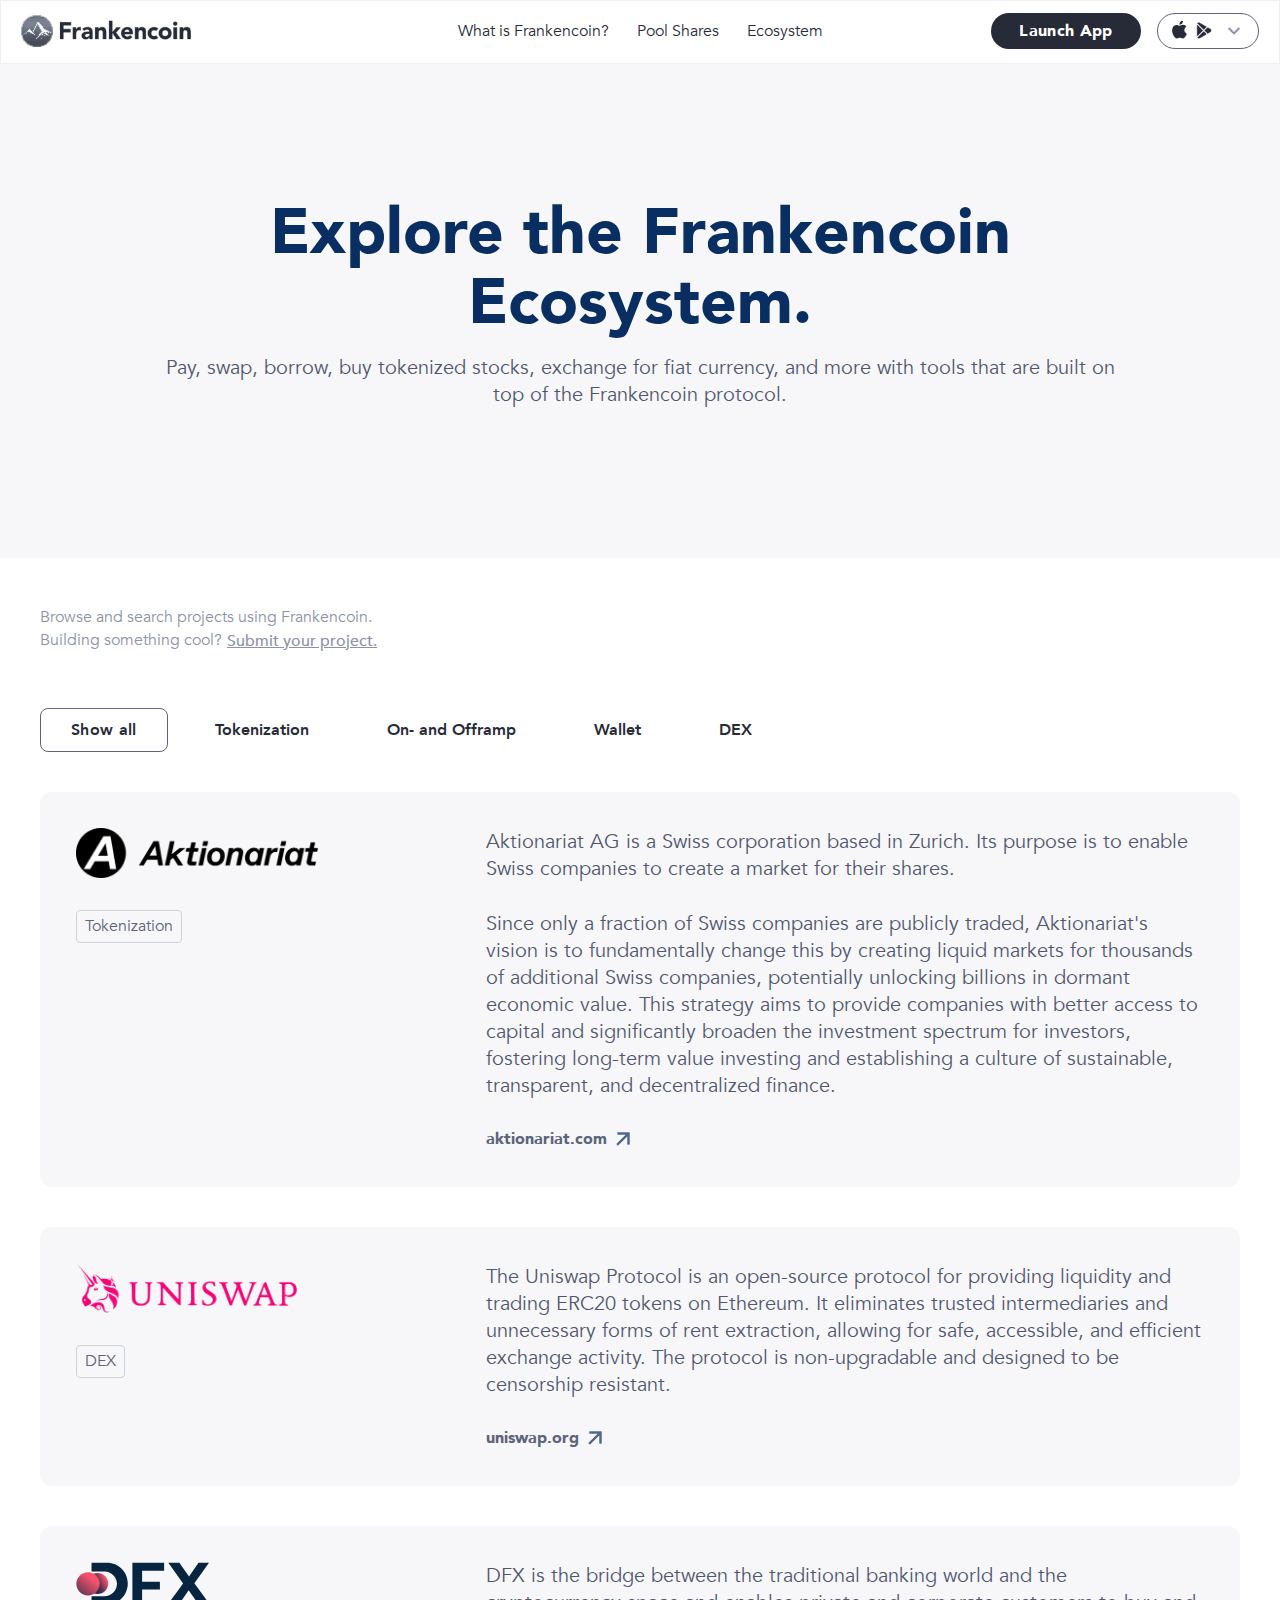
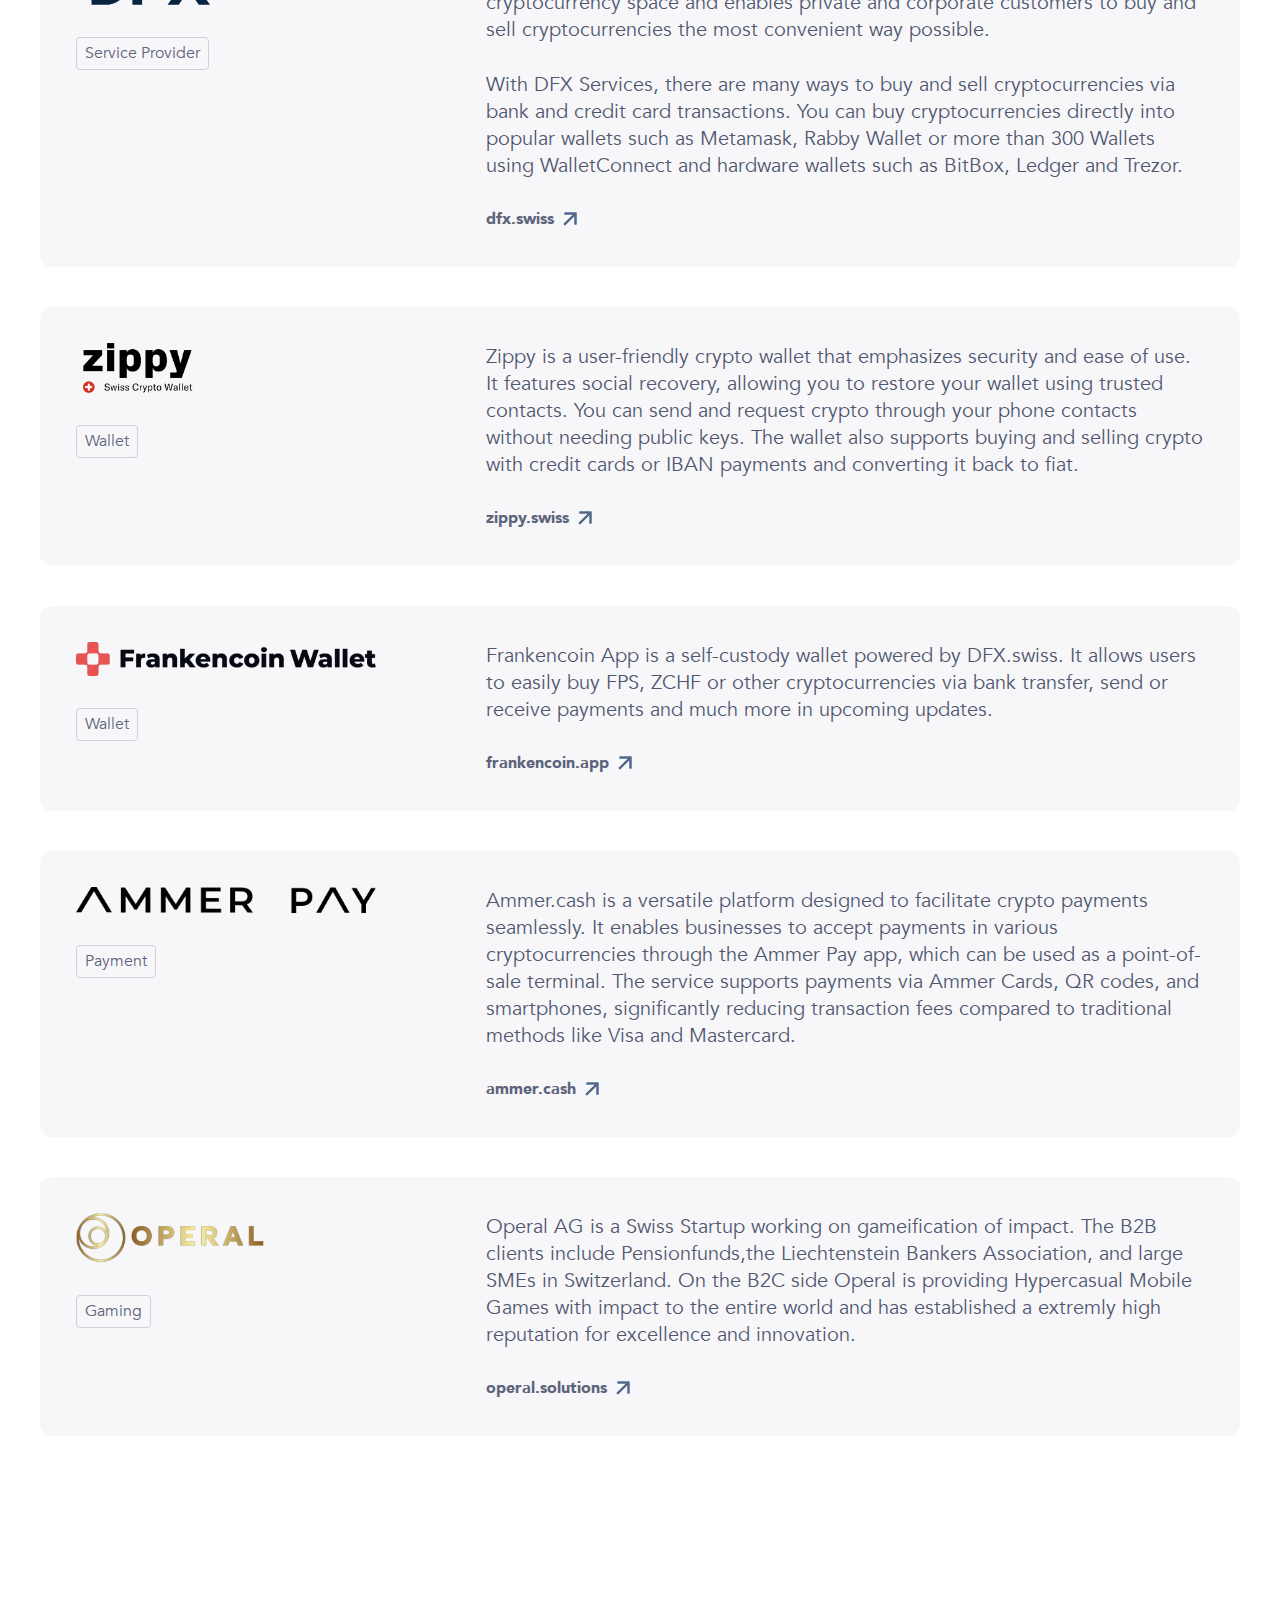
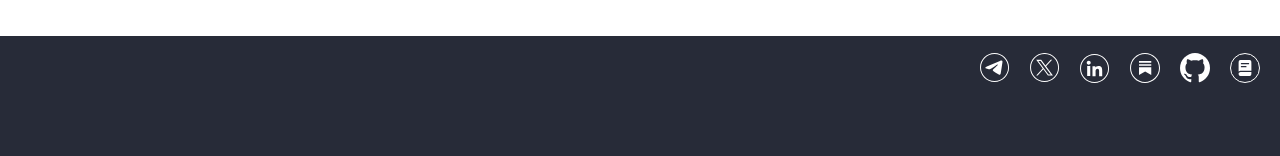
<file: ecosystem.html>
<!DOCTYPE html><!--  Last Published: Mon Oct 07 2024 22:05:21 GMT+0000 (Coordinated Universal Time)  -->
<html data-wf-page="66e700bb548b48ebd8053a67" data-wf-site="66de9eaf48969ad959519070">
<head>
  <meta charset="utf-8">
  <title>Ecosystem</title>
  <meta content="Ecosystem" property="og:title">
  <meta content="Ecosystem" property="twitter:title">
  <meta content="width=device-width, initial-scale=1" name="viewport">
  <link href="css/normalize.css" rel="stylesheet" type="text/css">
  <link href="css/components.css" rel="stylesheet" type="text/css">
  <link href="css/frankencoin-2.css" rel="stylesheet" type="text/css">
  <script type="text/javascript">!function(o,c){var n=c.documentElement,t=" w-mod-";n.className+=t+"js",("ontouchstart"in o||o.DocumentTouch&&c instanceof DocumentTouch)&&(n.className+=t+"touch")}(window,document);</script>
  <link href="images/favicon.png" rel="shortcut icon" type="image/x-icon">
  <link href="images/webclip.png" rel="apple-touch-icon">
  <script type="text/javascript" id="hs-script-loader" async defer src="//js.hs-scripts.com/48242535.js"></script>
  <style>
  .token-code {
    text-overflow: ellipsis;
  }
</style>
</head>
<body>
  <div data-animation="default" data-collapse="medium" data-duration="400" data-easing="ease" data-easing2="ease" role="banner" class="navbar w-nav">
    <div class="container-large-3">
      <div class="nav-wrapper">
        <div class="nav-left">
          <a href="index.html" class="brand-3 w-nav-brand"><img sizes="(max-width: 479px) 160.3125px, 170px" srcset="images/Frankencoin-Logo-Compressify.io-p-500.webp 500w, images/Frankencoin-Logo-Compressify.io.webp 513w" alt="" src="images/Frankencoin-Logo-Compressify.io.webp" loading="lazy" class="image"></a>
        </div>
        <nav role="navigation" class="nav-menu-2 w-nav-menu">
          <a href="what-is-frankencoin.html" class="nav-link-2 w-nav-link">What is Frankencoin?</a>
          <a href="fps.html" class="nav-link-2 w-nav-link">Pool Shares</a>
          <a href="ecosystem.html" aria-current="page" class="nav-link-2 w-nav-link w--current">Ecosystem</a>
          <div class="frame-427322438"></div>
          <div class="frame-427322508 mobile">
            <div class="row-21">
              <div class="button-outline-2">
                <a href="https://apps.apple.com/de/app/frankencoin-wallet/id6480348701" target="_blank" class="link-block-3 w-inline-block"><img width="13.017324447631836" height="16" alt="" loading="lazy" src="images/Logo-Appstore.svg" class="vectors-wrapper-196">
                  <div class="text-73">App Store</div>
                </a>
              </div>
              <div class="button-outline-2">
                <a href="https://play.google.com/store/apps/details?id=swiss.dfx.frankencoin_wallet" target="_blank" class="link-block-3 w-inline-block"><img width="13.017324447631836" height="16" alt="" loading="lazy" src="images/Logo-Playstore.svg" class="vectors-wrapper-196">
                  <div class="text-73">Google play<br></div>
                </a>
              </div>
            </div>
            <div class="row-21">
              <div class="button-outline-2">
                <a href="https://github.com/DFXswiss/frankencoin-wallet/releases/" target="_blank" class="link-block-3 w-inline-block"><img width="13.017324447631836" height="16" alt="" loading="lazy" src="images/App-Platforms-2.svg" class="vectors-wrapper-196">
                  <div class="text-73">Android Apk<br></div>
                </a>
              </div>
              <div class="button-outline-2">
                <a href="https://apps.apple.com/de/app/frankencoin-wallet/id6480348701" target="_blank" class="link-block-3 w-inline-block"><img width="13.017324447631836" height="16" alt="" loading="lazy" src="images/App-Platforms-3.svg" class="vectors-wrapper-196">
                  <div class="text-73">Mac OS<br></div>
                </a>
              </div>
            </div>
            <div class="row-21">
              <div class="button-outline-2">
                <a href="https://apps.apple.com/de/app/testflight/id899247664" target="_blank" class="link-block-3 w-inline-block"><img width="13.017324447631836" height="16" alt="" loading="lazy" src="images/App-Platforms-4.svg" class="vectors-wrapper-196">
                  <div class="text-73">Linux<br></div>
                </a>
              </div>
              <div class="button-outline-2">
                <a href="https://github.com/DFXswiss/frankencoin-wallet/releases/" target="_blank" class="link-block-3 w-inline-block"><img width="13.017324447631836" height="16" alt="" loading="lazy" src="images/App-Platforms-5.svg" class="vectors-wrapper-196">
                  <div class="text-73">Windows<br></div>
                </a>
              </div>
            </div>
            <div class="row-21">
              <div class="button-outline-2">
                <a href="https://testflight.apple.com/join/2R0lSq7I" target="_blank" class="link-block-3 w-inline-block"><img width="13.017324447631836" height="16" alt="" loading="lazy" src="images/App-Platforms-3.svg" class="vectors-wrapper-196">
                  <div class="text-73">Testflight<br></div>
                </a>
              </div>
            </div>
          </div>
          <div class="frame-427322438 _2"></div>
          <a data-figma-id="7571:10030" href="https://app.frankencoin.com/" class="frankencoin-button mobile w-inline-block">
            <div data-figma-id="I7457:65201;61:52690" class="button-text-container">
              <p data-figma-id="I7457:65201;61:52692" class="children">Launch Web App</p>
            </div>
          </a>
        </nav>
        <div class="nav-right">
          <div class="div-block-7">
            <a data-figma-id="7571:10030" href="https://app.frankencoin.com/" class="frankencoin-button w-inline-block">
              <div data-figma-id="I7457:65201;61:52690" class="button-text-container">
                <p data-figma-id="I7457:65201;61:52692" class="button-text">Launch App</p>
              </div>
            </a>
            <div data-delay="0" data-hover="false" class="dropdown-2 w-dropdown">
              <div class="button-outline w-dropdown-toggle">
                <div class="icons-3">
                  <div class="appleblock"><img width="20" height="20" alt="" src="images/Logo-Appstore_1.svg" loading="lazy" class="vectors-wrapper-197"></div>
                  <div class="playblock"><img width="20" height="20" alt="" src="images/Logo-Playstore-Compressify.io.webp" loading="lazy" class="vectors-wrapper-197"></div>
                </div>
                <div class="arrowblock"><img src="images/expand_more.svg" loading="lazy" alt="" class="arrowimggray"></div>
              </div>
              <nav class="dropdown-list-3 w-dropdown-list">
                <div>
                  <div class="popover-ex">
                    <div class="frame-427322508">
                      <div class="row-21">
                        <div class="button-outline-2">
                          <a href="https://apps.apple.com/de/app/frankencoin-wallet/id6480348701" target="_blank" class="link-block-3 w-inline-block"><img width="13.017324447631836" height="16" alt="" loading="eager" src="images/Logo-Appstore.svg" class="vectors-wrapper-196">
                            <div class="text-73">App Store</div>
                          </a>
                        </div>
                        <div class="button-outline-2">
                          <a href="https://play.google.com/store/apps/details?id=swiss.dfx.frankencoin_wallet" target="_blank" class="link-block-3 w-inline-block"><img width="13.017324447631836" height="16" alt="" loading="eager" src="images/Logo-Playstore.svg" class="vectors-wrapper-196">
                            <div class="text-73">Google play<br></div>
                          </a>
                        </div>
                      </div>
                      <div class="row-21">
                        <div class="button-outline-2">
                          <a href="https://github.com/DFXswiss/frankencoin-wallet/releases/" target="_blank" class="link-block-3 w-inline-block"><img width="13.017324447631836" height="16" alt="" loading="eager" src="images/App-Platforms-2.svg" class="vectors-wrapper-196">
                            <div class="text-73">Android Apk<br></div>
                          </a>
                        </div>
                        <div class="button-outline-2">
                          <a href="https://apps.apple.com/de/app/frankencoin-wallet/id6480348701" target="_blank" class="link-block-3 w-inline-block"><img width="13.017324447631836" height="16" alt="" loading="eager" src="images/App-Platforms-3.svg" class="vectors-wrapper-196">
                            <div class="text-73">Mac OS<br></div>
                          </a>
                        </div>
                      </div>
                      <div class="row-21">
                        <div class="button-outline-2">
                          <a href="https://apps.apple.com/de/app/testflight/id899247664" target="_blank" class="link-block-3 w-inline-block"><img width="13.017324447631836" height="16" alt="" loading="eager" src="images/App-Platforms-4.svg" class="vectors-wrapper-196">
                            <div class="text-73">Linux<br></div>
                          </a>
                        </div>
                        <div class="button-outline-2">
                          <a href="https://github.com/DFXswiss/frankencoin-wallet/releases/" target="_blank" class="link-block-3 w-inline-block"><img width="13.017324447631836" height="16" alt="" loading="eager" src="images/App-Platforms-5.svg" class="vectors-wrapper-196">
                            <div class="text-73">Windows<br></div>
                          </a>
                        </div>
                      </div>
                      <div class="row-21">
                        <div class="button-outline-2">
                          <a href="https://testflight.apple.com/join/2R0lSq7I" target="_blank" class="link-block-3 w-inline-block"><img width="13.017324447631836" height="16" alt="" loading="eager" src="images/App-Platforms-3.svg" class="vectors-wrapper-196">
                            <div class="text-73">Testflight<br></div>
                          </a>
                        </div>
                      </div>
                    </div>
                  </div>
                </div>
              </nav>
            </div>
          </div>
          <div class="menu-button-2 w-nav-button">
            <div class="icon w-icon-nav-menu"></div>
          </div>
        </div>
      </div>
    </div>
  </div>
  <section class="section frankencoin-pay-ecosystem">
    <div class="w-layout-blockcontainer container w-container">
      <div class="div-block-23">
        <div class="headline-14">
          <div class="display">Explore the Frankencoin Ecosystem.</div>
          <div class="frame-1228">
            <div class="text-16"><span class="body-1">Pay, swap, borrow, buy tokenized stocks, exchange for fiat currency, and more with tools that are built on top of the Frankencoin protocol.</span></div>
          </div>
        </div>
      </div>
    </div>
  </section>
  <section class="section submit-your-project">
    <div class="w-layout-blockcontainer container submit-your-project-container w-container">
      <div class="div">
        <div class="body-2">Browse and search projects using Frankencoin.</div>
        <div class="div-block-22">
          <div class="body-2">Building something cool?</div>
          <a href="https://github.com/Frankencoin-ZCHF/www/issues" target="_blank" class="text-block">Submit your project.</a>
        </div>
      </div>
    </div>
  </section>
  <section class="section">
    <div class="w-layout-blockcontainer container w-container">
      <div data-current="Tab 1" data-easing="ease" data-duration-in="300" data-duration-out="100" class="tabs w-tabs">
        <div class="tabs-menu w-tab-menu">
          <a data-w-tab="Tab 1" class="tab w-inline-block w-tab-link w--current">
            <div class="button-l">Show all</div>
          </a>
          <a data-w-tab="Tab 2" class="tab w-inline-block w-tab-link">
            <div class="tab-text">Tokenization</div>
          </a>
          <a data-w-tab="Tab 3" class="tab w-inline-block w-tab-link">
            <div class="tab-text">On- and Offramp</div>
          </a>
          <a data-w-tab="Tab 4" class="tab w-inline-block w-tab-link">
            <div class="tab-text">Wallet</div>
          </a>
          <a data-w-tab="Tab 5" class="tab w-inline-block w-tab-link">
            <div class="tab-text">DEX</div>
          </a>
        </div>
        <div class="tabs-content w-tab-content">
          <div data-w-tab="Tab 1" class="w-tab-pane w--tab-active">
            <a data-w-id="ca1fcda0-7357-c9e3-eb6a-1a7db20ec343" href="https://www.aktionariat.com/all-companies" target="_blank" class="card-ecosystem w-inline-block">
              <div class="header-2"><img width="Auto" height="Auto" alt="" loading="lazy" src="images/aktionariat-Compressify.io_1.webp" sizes="243.703125px" srcset="images/aktionariat-Compressify.io_1-p-500.webp 500w, images/aktionariat-Compressify.io_1.webp 775w" class="vectors-wrapper-23">
                <div class="badge">
                  <div class="text-17">Tokenization<br></div>
                </div>
              </div>
              <div class="about">
                <div class="description-2">
                  <div class="paragraph-35 gray">Aktionariat AG is a Swiss corporation based in Zurich. Its purpose is to enable Swiss companies to create a market for their shares.</div>
                  <div class="paragraph-35 gray">Since only a fraction of Swiss companies are publicly traded, Aktionariat&#x27;s vision is to fundamentally change this by creating liquid markets for thousands of additional Swiss companies, potentially unlocking billions in dormant economic value. This strategy aims to provide companies with better access to capital and significantly broaden the investment spectrum for investors, fostering long-term value investing and establishing a culture of sustainable, transparent, and decentralized finance.</div>
                </div>
                <div class="link-2">
                  <div class="body-2-stronger">aktionariat.com</div>
                  <div class="div-block-4"><img width="24" height="24" alt="" src="images/Logo-Blue.svg" loading="lazy" class="card-arrow blue"><img src="images/arrow_outward_2.svg" loading="lazy" alt="" class="image-21"></div>
                </div>
              </div>
            </a>
            <a data-w-id="ca1fcda0-7357-c9e3-eb6a-1a7db20ec343" href="https://uniswap.org/" target="_blank" class="card-ecosystem w-inline-block">
              <div class="header-2"><img width="Auto" height="Auto" alt="" loading="lazy" src="images/Uniswap_Logo_and_Wordmark-1-Compressify.io.webp" sizes="221.875px" srcset="images/Uniswap_Logo_and_Wordmark-1-Compressify.io-p-500.webp 500w, images/Uniswap_Logo_and_Wordmark-1-Compressify.io.webp 639w" class="vectors-wrapper-23">
                <div class="badge">
                  <div class="text-17">DEX</div>
                </div>
              </div>
              <div class="about">
                <div class="description-2">
                  <div class="paragraph-35 gray">The Uniswap Protocol is an open-source protocol for providing liquidity and trading ERC20 tokens on Ethereum. It eliminates trusted intermediaries and unnecessary forms of rent extraction, allowing for safe, accessible, and efficient exchange activity. The protocol is non-upgradable and designed to be censorship resistant.</div>
                </div>
                <div class="link-2">
                  <div class="body-2-stronger">uniswap.org</div>
                  <div class="div-block-4"><img width="24" height="24" alt="" src="images/Logo-Blue.svg" loading="lazy" class="card-arrow blue"><img src="images/arrow_outward_2.svg" loading="lazy" alt="" class="image-21"></div>
                </div>
              </div>
            </a>
            <a data-w-id="ca1fcda0-7357-c9e3-eb6a-1a7db20ec343" href="https://dfx.swiss/" target="_blank" class="card-ecosystem w-inline-block">
              <div class="header-2"><img width="Auto" height="Auto" alt="" loading="lazy" src="images/Vectors-Wrapper_5.svg" class="vectors-wrapper-23">
                <div class="badge">
                  <div class="text-17">Service Provider</div>
                </div>
              </div>
              <div class="about">
                <div class="description-2">
                  <div class="paragraph-35 gray">DFX is the bridge between the traditional banking world and the cryptocurrency space and enables private and corporate customers to buy and sell cryptocurrencies the most convenient way possible.</div>
                  <div class="paragraph-35 gray">With DFX Services, there are many ways to buy and sell cryptocurrencies via bank and credit card transactions. You can buy cryptocurrencies directly into popular wallets such as Metamask, Rabby Wallet or more than 300 Wallets using WalletConnect and hardware wallets such as BitBox, Ledger and Trezor.</div>
                </div>
                <div class="link-2">
                  <div class="body-2-stronger">dfx.swiss</div>
                  <div class="div-block-4"><img width="24" height="24" alt="" src="images/Logo-Blue.svg" loading="lazy" class="card-arrow blue"><img src="images/arrow_outward_2.svg" loading="lazy" alt="" class="image-21"></div>
                </div>
              </div>
            </a>
            <a data-w-id="ca1fcda0-7357-c9e3-eb6a-1a7db20ec343" href="https://zippy.swiss/" target="_blank" class="card-ecosystem w-inline-block">
              <div class="header-2"><img width="Auto" height="Auto" alt="" loading="lazy" src="images/zippy-1-Compressify.io_1.webp" class="vectors-wrapper-23">
                <div class="badge">
                  <div class="text-17">Wallet</div>
                </div>
              </div>
              <div class="about">
                <div class="description-2">
                  <div class="paragraph-35 gray">Zippy is a user-friendly crypto wallet that emphasizes security and ease of use. It features social recovery, allowing you to restore your wallet using trusted contacts. You can send and request crypto through your phone contacts without needing public keys. The wallet also supports buying and selling crypto with credit cards or IBAN payments and converting it back to fiat.</div>
                </div>
                <div class="link-2">
                  <div class="body-2-stronger">zippy.swiss</div>
                  <div class="div-block-4"><img width="24" height="24" alt="" src="images/Logo-Blue.svg" loading="lazy" class="card-arrow blue"><img src="images/arrow_outward_2.svg" loading="lazy" alt="" class="image-21"></div>
                </div>
              </div>
            </a>
            <a data-w-id="ca1fcda0-7357-c9e3-eb6a-1a7db20ec343" href="https://frankencoin.app/" target="_blank" class="card-ecosystem w-inline-block">
              <div class="header-2"><img width="Auto" height="Auto" alt="" loading="lazy" src="images/Frankencoin-App-Logo-Compressify.io.webp" sizes="299.984375px" srcset="images/Frankencoin-App-Logo-Compressify.io-p-500.webp 500w, images/Frankencoin-App-Logo-Compressify.io.webp 906w" class="vectors-wrapper-23">
                <div class="badge">
                  <div class="text-17">Wallet</div>
                </div>
              </div>
              <div class="about">
                <div class="description-2">
                  <div class="paragraph-35 gray">Frankencoin App is a self-custody wallet powered by DFX.swiss. It allows users to easily buy FPS, ZCHF or other cryptocurrencies via bank transfer, send or receive payments and much more in upcoming updates.</div>
                </div>
                <div class="link-2">
                  <div class="body-2-stronger">frankencoin.app</div>
                  <div class="div-block-4"><img width="24" height="24" alt="" src="images/Logo-Blue.svg" loading="lazy" class="card-arrow blue"><img src="images/arrow_outward_2.svg" loading="lazy" alt="" class="image-21"></div>
                </div>
              </div>
            </a>
            <a data-w-id="ca1fcda0-7357-c9e3-eb6a-1a7db20ec343" href="https://ammer.cash/" target="_blank" class="card-ecosystem w-inline-block">
              <div class="header-2"><img width="Auto" height="Auto" alt="" loading="lazy" src="images/ammer_pay_logo-Compressify.io.webp" class="vectors-wrapper-23">
                <div class="badge">
                  <div class="text-17">Payment</div>
                </div>
              </div>
              <div class="about">
                <div class="description-2">
                  <div class="paragraph-35 gray">Ammer.cash is a versatile platform designed to facilitate crypto payments seamlessly. It enables businesses to accept payments in various cryptocurrencies through the Ammer Pay app, which can be used as a point-of-sale terminal. The service supports payments via Ammer Cards, QR codes, and smartphones, significantly reducing transaction fees compared to traditional methods like Visa and Mastercard.</div>
                </div>
                <div class="link-2">
                  <div class="body-2-stronger">ammer.cash</div>
                  <div class="div-block-4"><img width="24" height="24" alt="" src="images/Logo-Blue.svg" loading="lazy" class="card-arrow blue"><img src="images/arrow_outward_2.svg" loading="lazy" alt="" class="image-21"></div>
                </div>
              </div>
            </a>
            <a data-w-id="ca1fcda0-7357-c9e3-eb6a-1a7db20ec343" href="https://operal.solutions/" target="_blank" class="card-ecosystem w-inline-block">
              <div class="header-2"><img width="Auto" height="Auto" alt="" loading="lazy" src="images/OperalLogo-1-Compressify.io.webp" sizes="100vw" srcset="images/OperalLogo-1-Compressify.io-p-500.webp 500w, images/OperalLogo-1-Compressify.io.webp 609w" class="vectors-wrapper-23">
                <div class="badge">
                  <div class="text-17">Gaming</div>
                </div>
              </div>
              <div class="about">
                <div class="description-2">
                  <div class="paragraph-35 gray">Operal AG is a Swiss Startup working on gameification of impact. The B2B clients include Pensionfunds,the Liechtenstein Bankers Association, and large SMEs in Switzerland. On the B2C side Operal is providing Hypercasual Mobile Games with impact to the entire world and has established a extremly high reputation for excellence and innovation.</div>
                </div>
                <div class="link-2">
                  <div class="body-2-stronger">operal.solutions</div>
                  <div class="div-block-4"><img width="24" height="24" alt="" src="images/Logo-Blue.svg" loading="lazy" class="card-arrow blue"><img src="images/arrow_outward_2.svg" loading="lazy" alt="" class="image-21"></div>
                </div>
              </div>
            </a>
          </div>
          <div data-w-tab="Tab 2" class="w-tab-pane">
            <a data-w-id="ca1fcda0-7357-c9e3-eb6a-1a7db20ec343" href="https://www.aktionariat.com/all-companies" target="_blank" class="card-ecosystem w-inline-block">
              <div class="header-2"><img width="Auto" height="Auto" alt="" loading="lazy" src="images/aktionariat-Compressify.io_1.webp" sizes="243.703125px" srcset="images/aktionariat-Compressify.io_1-p-500.webp 500w, images/aktionariat-Compressify.io_1.webp 775w" class="vectors-wrapper-23">
                <div class="badge">
                  <div class="text-17">Tokenization<br></div>
                </div>
              </div>
              <div class="about">
                <div class="description-2">
                  <div class="paragraph-35 gray">Aktionariat AG is a Swiss corporation based in Zurich. Its purpose is to enable Swiss companies to create a market for their shares.</div>
                  <div class="paragraph-35 gray">Since only a fraction of Swiss companies are publicly traded, Aktionariat&#x27;s vision is to fundamentally change this by creating liquid markets for thousands of additional Swiss companies, potentially unlocking billions in dormant economic value. This strategy aims to provide companies with better access to capital and significantly broaden the investment spectrum for investors, fostering long-term value investing and establishing a culture of sustainable, transparent, and decentralized finance.</div>
                </div>
                <div class="link-2">
                  <div class="body-2-stronger">aktionariat.com</div>
                  <div class="div-block-4"><img width="24" height="24" alt="" src="images/Logo-Blue.svg" loading="lazy" class="card-arrow blue"><img src="images/arrow_outward_2.svg" loading="lazy" alt="" class="image-21"></div>
                </div>
              </div>
            </a>
          </div>
          <div data-w-tab="Tab 3" class="w-tab-pane">
            <a data-w-id="ca1fcda0-7357-c9e3-eb6a-1a7db20ec343" href="https://dfx.swiss/" target="_blank" class="card-ecosystem w-inline-block">
              <div class="header-2"><img width="Auto" height="Auto" alt="" loading="lazy" src="images/Vectors-Wrapper_5.svg" class="vectors-wrapper-23">
                <div class="badge">
                  <div class="text-17">Service Provider</div>
                </div>
              </div>
              <div class="about">
                <div class="description-2">
                  <div class="paragraph-35 gray">DFX is the bridge between the traditional banking world and the cryptocurrency space and enables private and corporate customers to buy and sell cryptocurrencies the most convenient way possible.</div>
                  <div class="paragraph-35 gray">With DFX Services, there are many ways to buy and sell cryptocurrencies via bank and credit card transactions. You can buy cryptocurrencies directly into popular wallets such as Metamask, Rabby Wallet or more than 300 Wallets using WalletConnect and hardware wallets such as BitBox, Ledger and Trezor.</div>
                </div>
                <div class="link-2">
                  <div class="body-2-stronger">dfx.swiss</div>
                  <div class="div-block-4"><img width="24" height="24" alt="" src="images/Logo-Blue.svg" loading="lazy" class="card-arrow blue"><img src="images/arrow_outward_2.svg" loading="lazy" alt="" class="image-21"></div>
                </div>
              </div>
            </a>
            <a data-w-id="ca1fcda0-7357-c9e3-eb6a-1a7db20ec343" href="https://operal.solutions/" target="_blank" class="card-ecosystem w-inline-block">
              <div class="header-2"><img width="Auto" height="Auto" alt="" loading="lazy" src="images/OperalLogo-1-Compressify.io.webp" sizes="100vw" srcset="images/OperalLogo-1-Compressify.io-p-500.webp 500w, images/OperalLogo-1-Compressify.io.webp 609w" class="vectors-wrapper-23">
                <div class="badge">
                  <div class="text-17">Gaming</div>
                </div>
              </div>
              <div class="about">
                <div class="description-2">
                  <div class="paragraph-35 gray">Operal AG is a Swiss Startup working on gameification of impact. The B2B clients include Pensionfunds,the Liechtenstein Bankers Association, and large SMEs in Switzerland. On the B2C side Operal is providing Hypercasual Mobile Games with impact to the entire world and has established a extremly high reputation for excellence and innovation.</div>
                </div>
                <div class="link-2">
                  <div class="body-2-stronger">operal.solutions</div>
                  <div class="div-block-4"><img width="24" height="24" alt="" src="images/Logo-Blue.svg" loading="lazy" class="card-arrow blue"><img src="images/arrow_outward_2.svg" loading="lazy" alt="" class="image-21"></div>
                </div>
              </div>
            </a>
            <a data-w-id="ca1fcda0-7357-c9e3-eb6a-1a7db20ec343" href="https://ammer.cash/" target="_blank" class="card-ecosystem w-inline-block">
              <div class="header-2"><img width="Auto" height="Auto" alt="" loading="lazy" src="images/ammer_pay_logo-Compressify.io.webp" class="vectors-wrapper-23">
                <div class="badge">
                  <div class="text-17">Payment</div>
                </div>
              </div>
              <div class="about">
                <div class="description-2">
                  <div class="paragraph-35 gray">Ammer.cash is a versatile platform designed to facilitate crypto payments seamlessly. It enables businesses to accept payments in various cryptocurrencies through the Ammer Pay app, which can be used as a point-of-sale terminal. The service supports payments via Ammer Cards, QR codes, and smartphones, significantly reducing transaction fees compared to traditional methods like Visa and Mastercard.</div>
                </div>
                <div class="link-2">
                  <div class="body-2-stronger">ammer.cash</div>
                  <div class="div-block-4"><img width="24" height="24" alt="" src="images/Logo-Blue.svg" loading="lazy" class="card-arrow blue"><img src="images/arrow_outward_2.svg" loading="lazy" alt="" class="image-21"></div>
                </div>
              </div>
            </a>
          </div>
          <div data-w-tab="Tab 4" class="w-tab-pane">
            <a data-w-id="ca1fcda0-7357-c9e3-eb6a-1a7db20ec343" href="https://zippy.swiss/" target="_blank" class="card-ecosystem w-inline-block">
              <div class="header-2"><img width="Auto" height="Auto" alt="" loading="lazy" src="images/zippy-1-Compressify.io_1.webp" class="vectors-wrapper-23">
                <div class="badge">
                  <div class="text-17">Wallet</div>
                </div>
              </div>
              <div class="about">
                <div class="description-2">
                  <div class="paragraph-35 gray">Zippy is a user-friendly crypto wallet that emphasizes security and ease of use. It features social recovery, allowing you to restore your wallet using trusted contacts. You can send and request crypto through your phone contacts without needing public keys. The wallet also supports buying and selling crypto with credit cards or IBAN payments and converting it back to fiat.</div>
                </div>
                <div class="link-2">
                  <div class="body-2-stronger">zippy.swiss</div>
                  <div class="div-block-4"><img width="24" height="24" alt="" src="images/Logo-Blue.svg" loading="lazy" class="card-arrow blue"><img src="images/arrow_outward_2.svg" loading="lazy" alt="" class="image-21"></div>
                </div>
              </div>
            </a>
            <a data-w-id="ca1fcda0-7357-c9e3-eb6a-1a7db20ec343" href="https://frankencoin.app/" target="_blank" class="card-ecosystem w-inline-block">
              <div class="header-2"><img width="Auto" height="Auto" alt="" loading="lazy" src="images/Frankencoin-App-Logo-Compressify.io.webp" sizes="299.984375px" srcset="images/Frankencoin-App-Logo-Compressify.io-p-500.webp 500w, images/Frankencoin-App-Logo-Compressify.io.webp 906w" class="vectors-wrapper-23">
                <div class="badge">
                  <div class="text-17">Wallet</div>
                </div>
              </div>
              <div class="about">
                <div class="description-2">
                  <div class="paragraph-35 gray">Frankencoin App is a self-custody wallet powered by DFX.swiss. It allows users to easily buy FPS, ZCHF or other cryptocurrencies via bank transfer, send or receive payments and much more in upcoming updates.</div>
                </div>
                <div class="link-2">
                  <div class="body-2-stronger">frankencoin.app</div>
                  <div class="div-block-4"><img width="24" height="24" alt="" src="images/Logo-Blue.svg" loading="lazy" class="card-arrow blue"><img src="images/arrow_outward_2.svg" loading="lazy" alt="" class="image-21"></div>
                </div>
              </div>
            </a>
          </div>
          <div data-w-tab="Tab 5" class="w-tab-pane">
            <a data-w-id="ca1fcda0-7357-c9e3-eb6a-1a7db20ec343" href="https://uniswap.org/" target="_blank" class="card-ecosystem w-inline-block">
              <div class="header-2"><img width="Auto" height="Auto" alt="" loading="lazy" src="images/Uniswap_Logo_and_Wordmark-1-Compressify.io.webp" sizes="221.875px" srcset="images/Uniswap_Logo_and_Wordmark-1-Compressify.io-p-500.webp 500w, images/Uniswap_Logo_and_Wordmark-1-Compressify.io.webp 639w" class="vectors-wrapper-23">
                <div class="badge">
                  <div class="text-17">DEX</div>
                </div>
              </div>
              <div class="about">
                <div class="description-2">
                  <div class="paragraph-35 gray">The Uniswap Protocol is an open-source protocol for providing liquidity and trading ERC20 tokens on Ethereum. It eliminates trusted intermediaries and unnecessary forms of rent extraction, allowing for safe, accessible, and efficient exchange activity. The protocol is non-upgradable and designed to be censorship resistant.</div>
                </div>
                <div class="link-2">
                  <div class="body-2-stronger">uniswap.org</div>
                  <div class="div-block-4"><img width="24" height="24" alt="" src="images/Logo-Blue.svg" loading="lazy" class="card-arrow blue"><img src="images/arrow_outward_2.svg" loading="lazy" alt="" class="image-21"></div>
                </div>
              </div>
            </a>
          </div>
        </div>
      </div>
    </div>
  </section>
  <section class="footer">
    <div class="footer-logo">
      <div class="frankencoin-pay-logo-2 _2">
        <a href="#" class="link-block-10 w-inline-block"></a>
      </div>
      <div class="w-layout-grid grid-4">
        <a href="https://t.me/frankencoinzchf" target="_blank" class="w-inline-block"><img width="29.991178512573242" height="29.99117660522461" alt="" src="images/Social-icons-1_1.svg" loading="lazy" class="vectors-wrapper-77"></a>
        <a href="https://x.com/frankencoinzchf" target="_blank" class="w-inline-block"><img width="29.991178512573242" height="29.99117660522461" alt="" src="images/Social-icons_1.svg" loading="lazy" class="vectors-wrapper-77"></a>
        <a href="https://www.linkedin.com/company/frankencoin/" target="_blank" class="w-inline-block"><img width="29.991178512573242" height="29.99117660522461" alt="" src="images/Social-icons-2_1.svg" loading="lazy" class="vectors-wrapper-77"></a>
        <a href="https://frankencoin.substack.com" target="_blank" class="w-inline-block"><img width="29.991178512573242" height="29.99117660522461" alt="" src="images/Social-icons-3_1.svg" loading="lazy" class="vectors-wrapper-77"></a>
        <a href="https://github.com/Frankencoin-ZCHF/" target="_blank" class="w-inline-block"><img width="50.991180419921875" height="32" alt="" src="images/Social-icons-4_1.svg" loading="lazy" class="vectors-wrapper-76"></a>
        <a href="https://docs.frankencoin.com/" target="_blank" class="w-inline-block"><img width="29.991178512573242" height="29.99117660522461" alt="" src="images/Gitbook_1.svg" loading="lazy" class="vectors-wrapper-77"></a>
      </div>
      <div class="frankencoin-pay-logo-2 _1"></div>
    </div>
  </section>
  <script src="https://d3e54v103j8qbb.cloudfront.net/js/jquery-3.5.1.min.dc5e7f18c8.js?site=66de9eaf48969ad959519070" type="text/javascript" integrity="sha256-9/aliU8dGd2tb6OSsuzixeV4y/faTqgFtohetphbbj0=" crossorigin="anonymous"></script>
  <script src="js/frankencoin-2.js" type="text/javascript"></script>
  <script>
  document.addEventListener('DOMContentLoaded', function() {
    // Знаходимо всі карточки
    const tokenCards = document.querySelectorAll('.token-card');
    tokenCards.forEach(function(card) {
      const tokenCode = card.querySelector('.token-code');
      const copyIcon = card.querySelector('.copy-icon');
      const popUpText = card.querySelector('.popup-text');
      copyIcon.addEventListener('click', function() {
        // Використовуємо сучасний API для копіювання тексту
        navigator.clipboard.writeText(tokenCode.textContent).then(function() {
          // Змінюємо текст pop-up на 'Copied!'
          popUpText.textContent = 'Copied!';
          // Повертаємо текст назад через 2 секунди
          setTimeout(function() {
            popUpText.textContent = 'Copy Address';
          }, 2000); // Затримка 2 секунди
        }).catch(function(error) {
          console.error('Помилка при копіюванні тексту:', error);
        });
      });
    });
  });
</script>
</body>
</html>
</file>
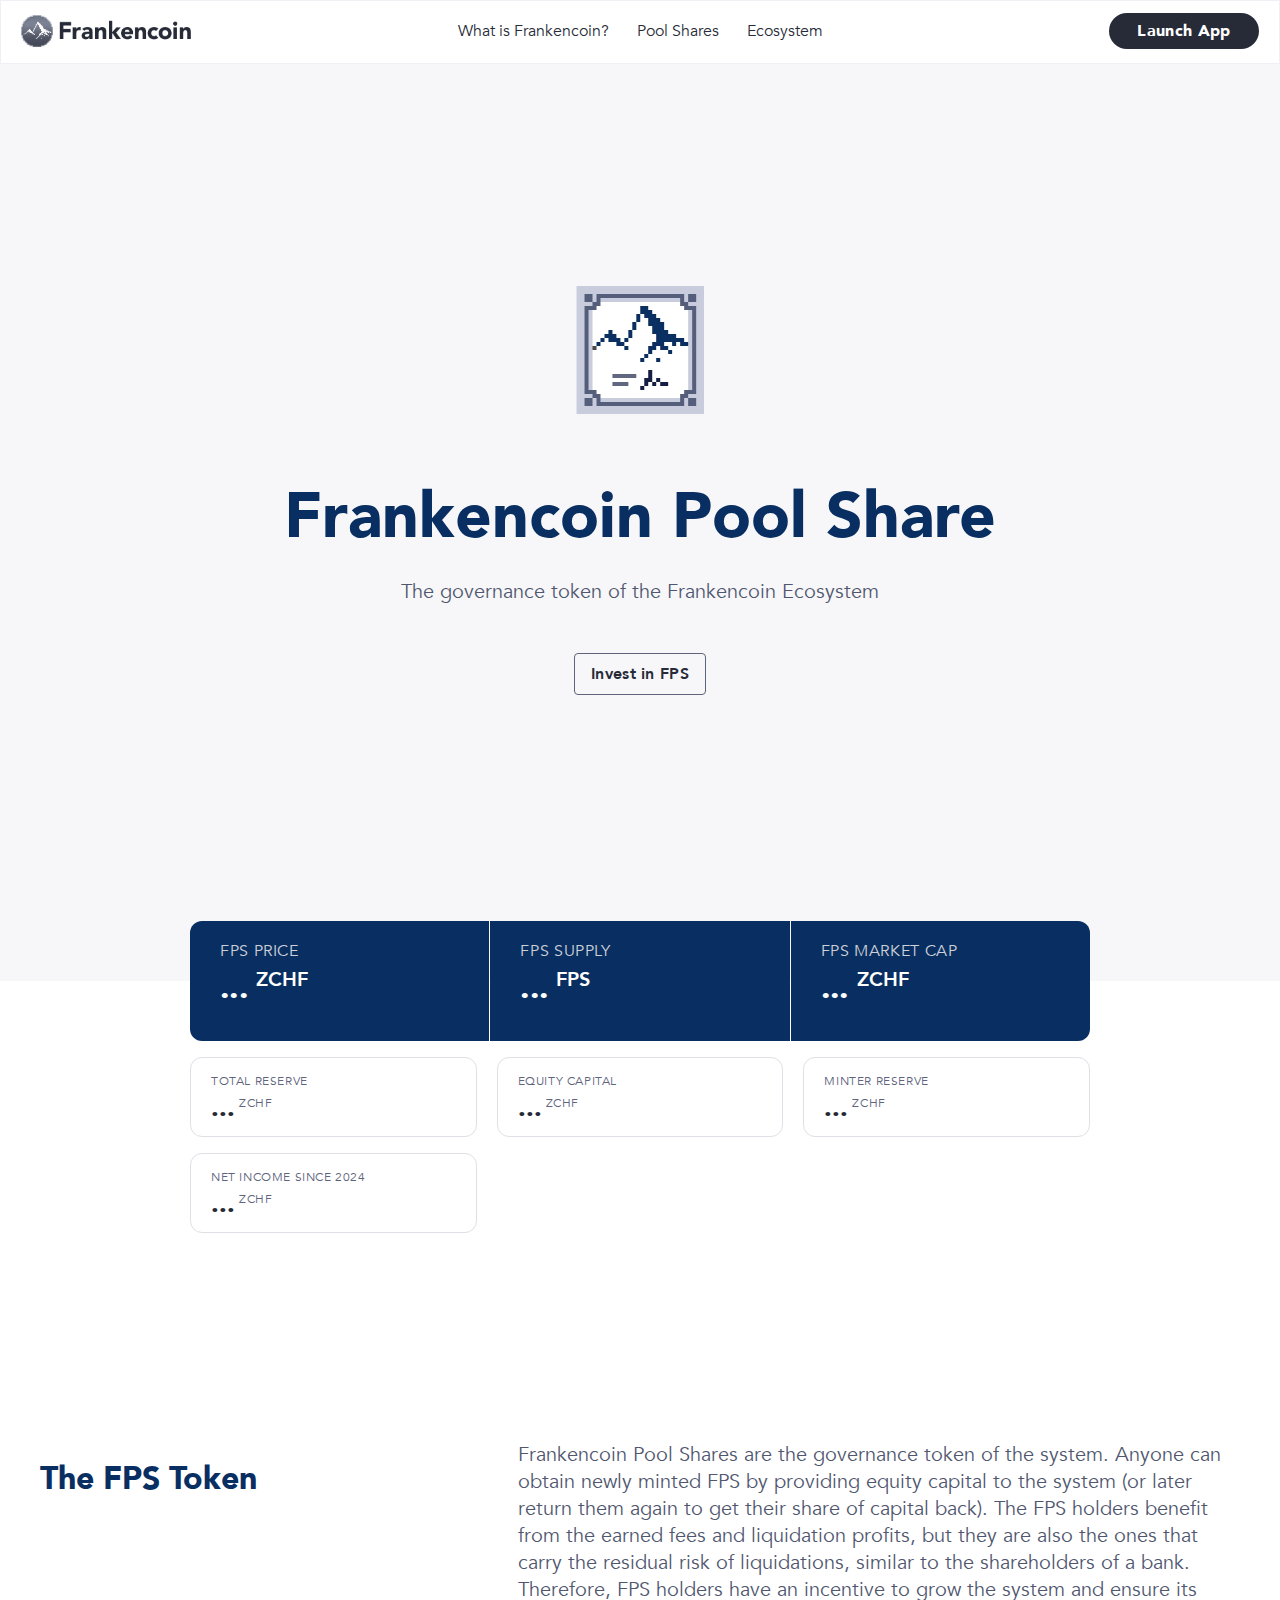
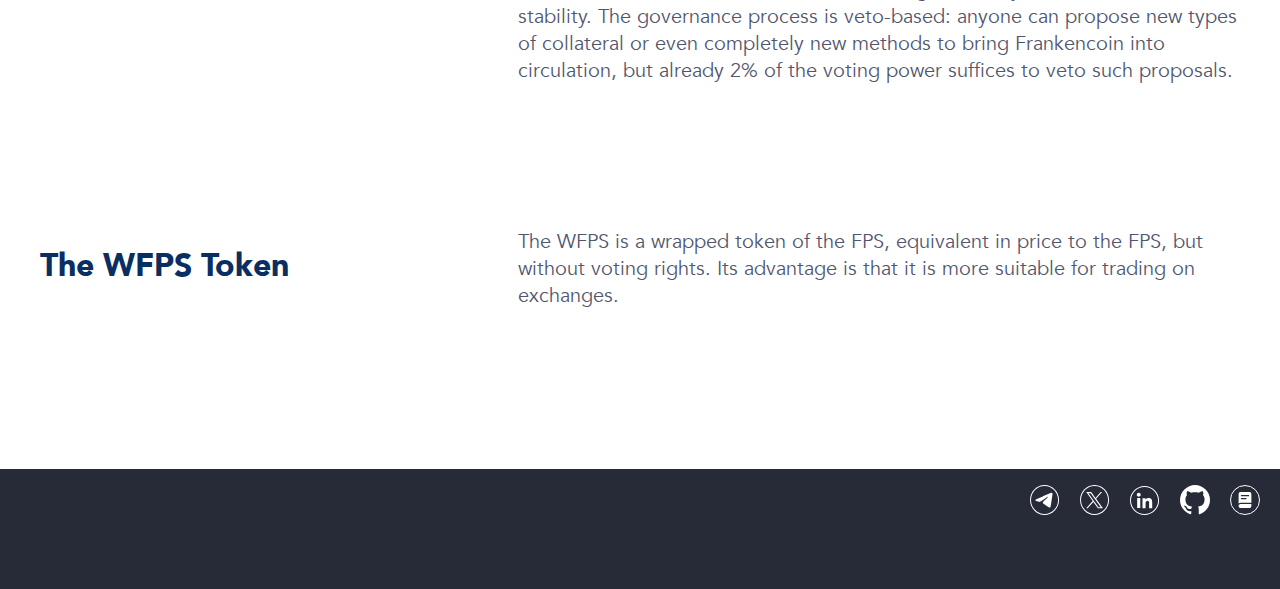
<file: fps.html>
<!DOCTYPE html><!--  This site was created in Webflow. https://webflow.com  --><!--  Last Published: Mon Jul 21 2025 14:02:16 GMT+0000 (Coordinated Universal Time)  -->
<html data-wf-page="66e5430f084df10aecb829dd" data-wf-site="66de9eaf48969ad959519070">
<head>
  <meta charset="utf-8">
  <title>Frankencoin FPS – Governance Token &amp; Reserve Shares</title>
  <meta content="Frankencoin Pool Shares (FPS) are the decentralized governance token backed by reserve capital—earn fees, vote, and support the stability of ZCHF." name="description">
  <meta content="Frankencoin FPS – Governance Token &amp; Reserve Shares" property="og:title">
  <meta content="Frankencoin Pool Shares (FPS) are the decentralized governance token backed by reserve capital—earn fees, vote, and support the stability of ZCHF." property="og:description">
  <meta content="Frankencoin FPS – Governance Token &amp; Reserve Shares" property="twitter:title">
  <meta content="Frankencoin Pool Shares (FPS) are the decentralized governance token backed by reserve capital—earn fees, vote, and support the stability of ZCHF." property="twitter:description">
  <meta property="og:type" content="website">
  <meta content="summary_large_image" name="twitter:card">
  <meta content="width=device-width, initial-scale=1" name="viewport">
  <meta content="Webflow" name="generator">
  <link href="css/normalize.css" rel="stylesheet" type="text/css">
  <link href="css/webflow.css" rel="stylesheet" type="text/css">
  <link href="css/frankencoin-v2.webflow.css" rel="stylesheet" type="text/css">
  <script type="text/javascript">!function(o,c){var n=c.documentElement,t=" w-mod-";n.className+=t+"js",("ontouchstart"in o||o.DocumentTouch&&c instanceof DocumentTouch)&&(n.className+=t+"touch")}(window,document);</script>
  <link href="images/favicon.png" rel="shortcut icon" type="image/x-icon">
  <link href="images/webclip.png" rel="apple-touch-icon">
  <link href="https://www.frankencoin.com/fps.html" rel="canonical">
  <script async="" src="https://www.googletagmanager.com/gtag/js?id=G-RNM9S018ES"></script>
  <script type="text/javascript">window.dataLayer = window.dataLayer || [];function gtag(){dataLayer.push(arguments);}gtag('js', new Date());gtag('set', 'developer_id.dZGVlNj', true);gtag('config', 'G-RNM9S018ES');</script>
  <style>
  .token-code {
    text-overflow: ellipsis;
  }
</style>
  <script>
  document.addEventListener("DOMContentLoaded", function () {
    async function getData() {
      try {
        let response = await fetch("https://api.frankencoin.com/ecosystem/fps/info");
        if (!response.ok) throw new Error("Failed to fetch quote");
        return response.json();
      } catch (error) {
        console.error("Error fetching data:", error);
      }
    }
    function formatAmount(amount) {
      return amount.toFixed(2).replace(/\d{1,3}(?=(\d{3})+(?!\d))/g, "$&'")
    }
    function setContent(id, content) {
      document.getElementById(id).textContent = content;
    }
    getData().then((data) => {
      if (data) {
        setContent("fpsPrice", formatAmount(data.values.price ?? 0));
        setContent("fpsTotalSupply", formatAmount(data.values.totalSupply ?? 0));
        setContent("fpsMarketCapInChf", formatAmount(data.values.fpsMarketCapInChf ?? 0));
        setContent("reserveBalance", formatAmount(data.reserve.balance ?? 0));
        setContent("reserveEquity", formatAmount(data.reserve.equity ?? 0));
        setContent("reserveMinter", formatAmount(data.reserve.minter ?? 0));
        setContent("fpsIncome", formatAmount(data.earnings.profit - data.earnings.loss ?? 0));
      }
    });
  });
</script>
</head>
<body>
  <div data-animation="default" data-collapse="medium" data-duration="400" data-easing="ease" data-easing2="ease" role="banner" class="navbar w-nav">
    <div class="container-large-3">
      <div class="nav-wrapper">
        <div class="nav-left">
          <a href="index.html" class="brand-3 w-nav-brand"><img sizes="(max-width: 523px) 98vw, 513px" srcset="images/Frankencoin-Logo-Compressify.io-p-500.webp 500w, images/Frankencoin-Logo-Compressify.io.webp 513w" alt="" src="images/Frankencoin-Logo-Compressify.io.webp" loading="lazy" class="image"></a>
        </div>
        <nav role="navigation" class="nav-menu-2 w-nav-menu">
          <a href="what-is-frankencoin.html" class="nav-link-2 w-nav-link">What is Frankencoin?</a>
          <a href="fps.html" aria-current="page" class="nav-link-2 w-nav-link w--current">Pool Shares</a>
          <a href="ecosystem.html" class="nav-link-2 w-nav-link">Ecosystem</a>
          <div class="frame-427322438"></div>
          <a data-figma-id="7571:10030" href="https://app.frankencoin.com/" class="frankencoin-button mobile w-inline-block">
            <div data-figma-id="I7457:65201;61:52690" class="button-text-container">
              <p data-figma-id="I7457:65201;61:52692" class="children">Launch Web App</p>
            </div>
          </a>
        </nav>
        <div class="nav-right">
          <div class="div-block-7">
            <a data-figma-id="7571:10030" href="https://app.frankencoin.com/" class="frankencoin-button w-inline-block">
              <div data-figma-id="I7457:65201;61:52690" class="button-text-container">
                <p data-figma-id="I7457:65201;61:52692" class="button-text">Launch App</p>
              </div>
            </a>
          </div>
          <div class="menu-button-2 w-nav-button">
            <div class="icon w-icon-nav-menu"></div>
          </div>
        </div>
      </div>
    </div>
  </div>
  <section class="section fps">
    <div class="w-layout-blockcontainer hero poolshares w-container">
      <div class="icon-19"><img width="180" height="180" alt="" src="images/FPS-Logo-Compressify.io.webp" loading="lazy" class="vectors-wrapper-1510"></div>
      <div data-animation="default" data-collapse="medium" data-duration="400" data-easing="ease" data-easing2="ease" role="banner" class="navbar w-nav">
        <div class="container-large-3">
          <div class="nav-wrapper">
            <div class="nav-left">
              <a href="index.html" class="brand-3 w-nav-brand"><img sizes="(max-width: 523px) 98vw, 513px" srcset="images/Frankencoin-Logo-Compressify.io-p-500.webp 500w, images/Frankencoin-Logo-Compressify.io.webp 513w" alt="" src="images/Frankencoin-Logo-Compressify.io.webp" loading="lazy" class="image"></a>
            </div>
            <nav role="navigation" class="nav-menu-2 w-nav-menu">
              <a href="what-is-frankencoin.html" class="nav-link-2 w-nav-link">What is Frankencoin?</a>
              <a href="fps.html" aria-current="page" class="nav-link-2 w-nav-link w--current">Pool Shares</a>
              <a href="ecosystem.html" class="nav-link-2 w-nav-link">Ecosystem</a>
              <div class="frame-427322438"></div>
              <a data-figma-id="7571:10030" href="https://app.frankencoin.com/" class="frankencoin-button mobile w-inline-block">
                <div data-figma-id="I7457:65201;61:52690" class="button-text-container">
                  <p data-figma-id="I7457:65201;61:52692" class="children">Launch Web App</p>
                </div>
              </a>
            </nav>
            <div class="nav-right">
              <div class="div-block-7">
                <a data-figma-id="7571:10030" href="https://app.frankencoin.com/" class="frankencoin-button w-inline-block">
                  <div data-figma-id="I7457:65201;61:52690" class="button-text-container">
                    <p data-figma-id="I7457:65201;61:52692" class="button-text">Launch App</p>
                  </div>
                </a>
              </div>
              <div class="menu-button-2 w-nav-button">
                <div class="icon w-icon-nav-menu"></div>
              </div>
            </div>
          </div>
        </div>
      </div>
      <div class="headline-51">
        <h1 class="display">Frankencoin Pool Share</h1>
        <div class="frame-427322515">
          <div class="body-1 center">The governance token of the Frankencoin Ecosystem</div>
        </div>
      </div>
      <a href="https://app.frankencoin.com/equity" target="_blank" class="button-l-link w-inline-block">
        <div class="button-l-wraper">
          <div class="button-l-text">
            <div class="button-l">Invest in FPS</div>
          </div>
        </div>
      </a>
    </div>
  </section>
  <section class="section stats-section-fps">
    <div class="w-layout-blockcontainer container stats w-container">
      <div class="stats-list-m frankencoin-pool-share">
        <a data-w-id="c61bb50c-e84a-f17c-3cc3-7e0215794d7a" href="https://app.frankencoin.com/equity" target="_blank" class="stats-badge w-inline-block">
          <div class="text">
            <div class="headline">
              <div class="paragraph">Fps Price</div><img src="images/arrow_outward.svg" loading="lazy" alt="" class="image-4">
            </div>
            <div class="value">
              <div id="fpsPrice" class="big-number">...</div>
              <div class="big-number-2">ZCHF</div>
            </div>
          </div>
        </a>
        <a data-w-id="c61bb50c-e84a-f17c-3cc3-7e0215794d85" href="https://app.frankencoin.com/equity" target="_blank" class="stats-badge w-inline-block">
          <div class="text">
            <div class="headline">
              <div class="paragraph">FPS supply</div><img src="images/arrow_outward.svg" loading="lazy" alt="" class="image-4">
            </div>
            <div class="value">
              <div id="fpsTotalSupply" class="big-number">...</div>
              <div class="big-number-2">FPS</div>
            </div>
          </div>
        </a>
        <a data-w-id="c61bb50c-e84a-f17c-3cc3-7e0215794d90" href="https://app.frankencoin.com/equity" target="_blank" class="stats-badge w-inline-block">
          <div class="text">
            <div class="headline">
              <div class="paragraph">fps market cap</div><img src="images/arrow_outward.svg" loading="lazy" alt="" class="image-4">
            </div>
            <div class="value">
              <div id="fpsMarketCapInChf" class="big-number">...</div>
              <div class="big-number-2">ZCHF</div>
            </div>
          </div>
        </a>
      </div>
      <div class="row-22">
        <div class="stats-box">
          <div class="text-90">
            <div class="title-7">
              <div class="xs-cap">Total reServe</div>
            </div>
            <div class="value-2">
              <div id="reserveBalance" class="title-2 deepblue stats-mobile">...</div>
              <div class="xs-cap">ZCHF</div>
            </div>
          </div>
        </div>
        <div class="stats-box">
          <div class="text-90">
            <div class="title-7">
              <div class="xs-cap">equity capital</div>
            </div>
            <div class="value-2">
              <div id="reserveEquity" class="title-2 deepblue stats-mobile">...</div>
              <div class="xs-cap">ZCHF</div>
            </div>
          </div>
        </div>
        <div class="stats-box">
          <div class="text-90">
            <div class="title-7">
              <div class="xs-cap">minter reserve</div>
            </div>
            <div class="value-2">
              <div id="reserveMinter" class="title-2 deepblue stats-mobile">...</div>
              <div class="xs-cap">ZCHF</div>
            </div>
          </div>
        </div>
        <div class="stats-box">
          <div class="text-90">
            <div class="title-7">
              <div class="xs-cap">Net income since 2024</div>
            </div>
            <div class="value-2">
              <div id="fpsIncome" class="title-2 deepblue stats-mobile">...</div>
              <div class="xs-cap">ZCHF</div>
            </div>
          </div>
        </div>
      </div>
    </div>
  </section>
  <section class="section caps">
    <div class="container m"><img src="images/Vectors-Wrapper_2.svg" loading="lazy" width="510" height="360" alt="" class="vectors-wrapper-1517"></div>
  </section>
  <section class="section">
    <div class="w-layout-blockcontainer container w-container">
      <div class="wrapper-3">
        <div class="title-6">
          <h2 class="title-1">The FPS Token</h2>
        </div>
        <div class="right-11">
          <div class="text-89">
            <div class="body-1">Frankencoin Pool Shares are the governance token of the system. Anyone can obtain newly minted FPS by providing equity capital to the system (or later return them again to get their share of capital back). The FPS holders benefit from the earned fees and liquidation profits, but they are also the ones that carry the residual risk of liquidations, similar to the shareholders of a bank. Therefore, FPS holders have an incentive to grow the system and ensure its stability. The governance process is veto-based: anyone can propose new types of collateral or even completely new methods to bring Frankencoin into circulation, but already 2% of the voting power suffices to veto such proposals.</div>
          </div>
        </div>
      </div>
      <div class="wrapper-3">
        <div class="title-6">
          <h2 class="title-1">The WFPS Token</h2>
        </div>
        <div class="right-11">
          <div class="text-89">
            <div class="body-1">The WFPS is a wrapped token of the FPS, equivalent in price to the FPS, but without voting rights. Its advantage is that it is more suitable for trading on exchanges.</div>
          </div>
        </div>
      </div>
    </div>
  </section>
  <section class="footer">
    <div class="footer-logo">
      <div class="frankencoin-pay-logo-2 _2">
        <a href="#" class="link-block-10 w-inline-block"></a>
      </div>
      <div class="w-layout-grid grid-4">
        <a href="https://t.me/frankencoinzchf" target="_blank" class="w-inline-block"><img width="29.991178512573242" height="29.99117660522461" alt="" src="images/Social-icons-1_1.svg" loading="lazy" class="vectors-wrapper-77"></a>
        <a href="https://x.com/frankencoinzchf" target="_blank" class="w-inline-block"><img width="29.991178512573242" height="29.99117660522461" alt="" src="images/Social-icons_1.svg" loading="lazy" class="vectors-wrapper-77"></a>
        <a href="https://www.linkedin.com/company/frankencoin/" target="_blank" class="w-inline-block"><img width="29.991178512573242" height="29.99117660522461" alt="" src="images/Social-icons-2_1.svg" loading="lazy" class="vectors-wrapper-77"></a>
        <a href="https://github.com/Frankencoin-ZCHF/" target="_blank" class="w-inline-block"><img width="50.991180419921875" height="32" alt="" src="images/Social-icons-4_1.svg" loading="lazy" class="vectors-wrapper-76"></a>
        <a href="https://docs.frankencoin.com/" target="_blank" class="w-inline-block"><img width="29.991178512573242" height="29.99117660522461" alt="" src="images/Gitbook_1.svg" loading="lazy" class="vectors-wrapper-77"></a>
      </div>
      <div class="frankencoin-pay-logo-2 _1"></div>
    </div>
  </section>
  <script src="https://d3e54v103j8qbb.cloudfront.net/js/jquery-3.5.1.min.dc5e7f18c8.js?site=66de9eaf48969ad959519070" type="text/javascript" integrity="sha256-9/aliU8dGd2tb6OSsuzixeV4y/faTqgFtohetphbbj0=" crossorigin="anonymous"></script>
  <script src="js/webflow.js" type="text/javascript"></script>
  <script>
  document.addEventListener('DOMContentLoaded', function() {
    const tokenCards = document.querySelectorAll('.token-card');
    tokenCards.forEach(function(card) {
      const tokenCode = card.querySelector('.token-code');
      const copyIcon = card.querySelector('.copy-icon');
      const popUpText = card.querySelector('.popup-text');
      copyIcon.addEventListener('click', function() {
                navigator.clipboard.writeText(tokenCode.textContent).then(function() {
          popUpText.textContent = 'Copied!';
          setTimeout(function() {
            popUpText.textContent = 'Copy Address';
          }, 2000); 
        }).catch(function(error) {
          console.error('Error:', error);
        });
      });
    });
  });
</script>
</body>
</html>
</file>
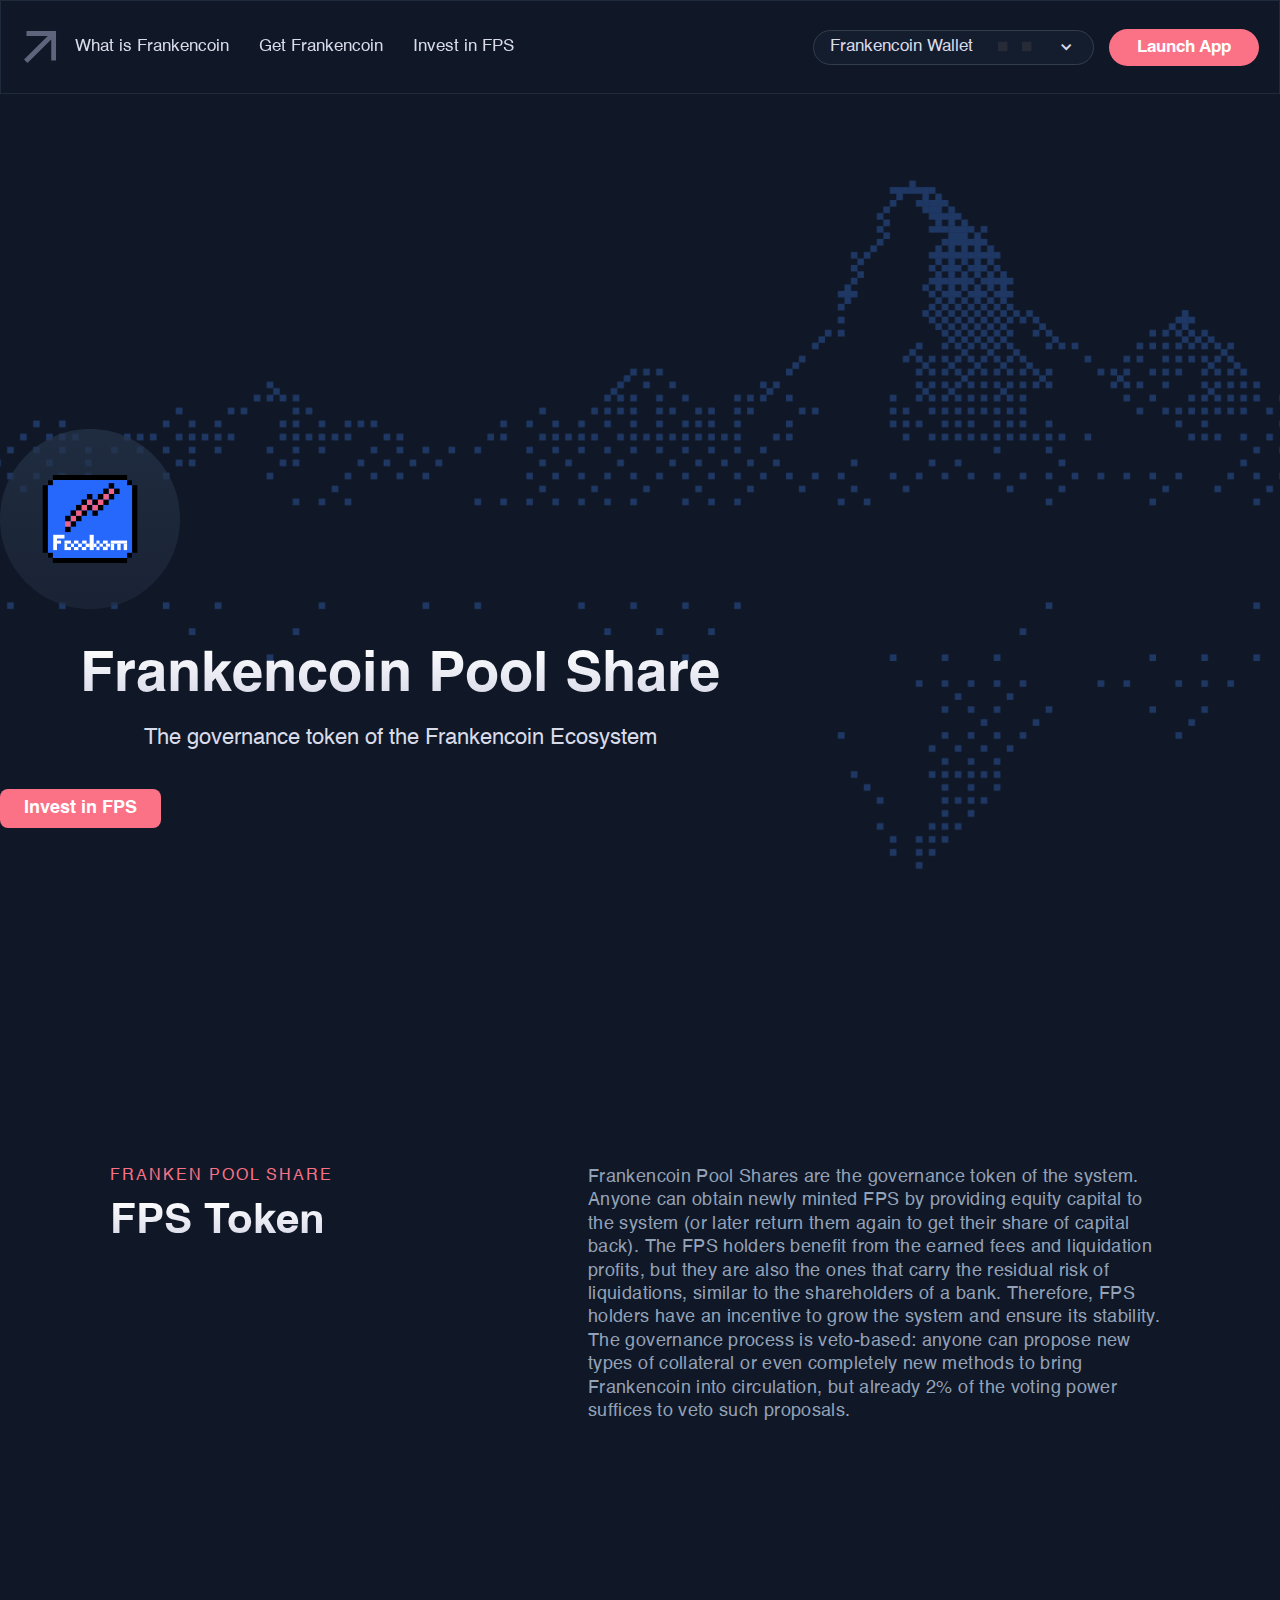
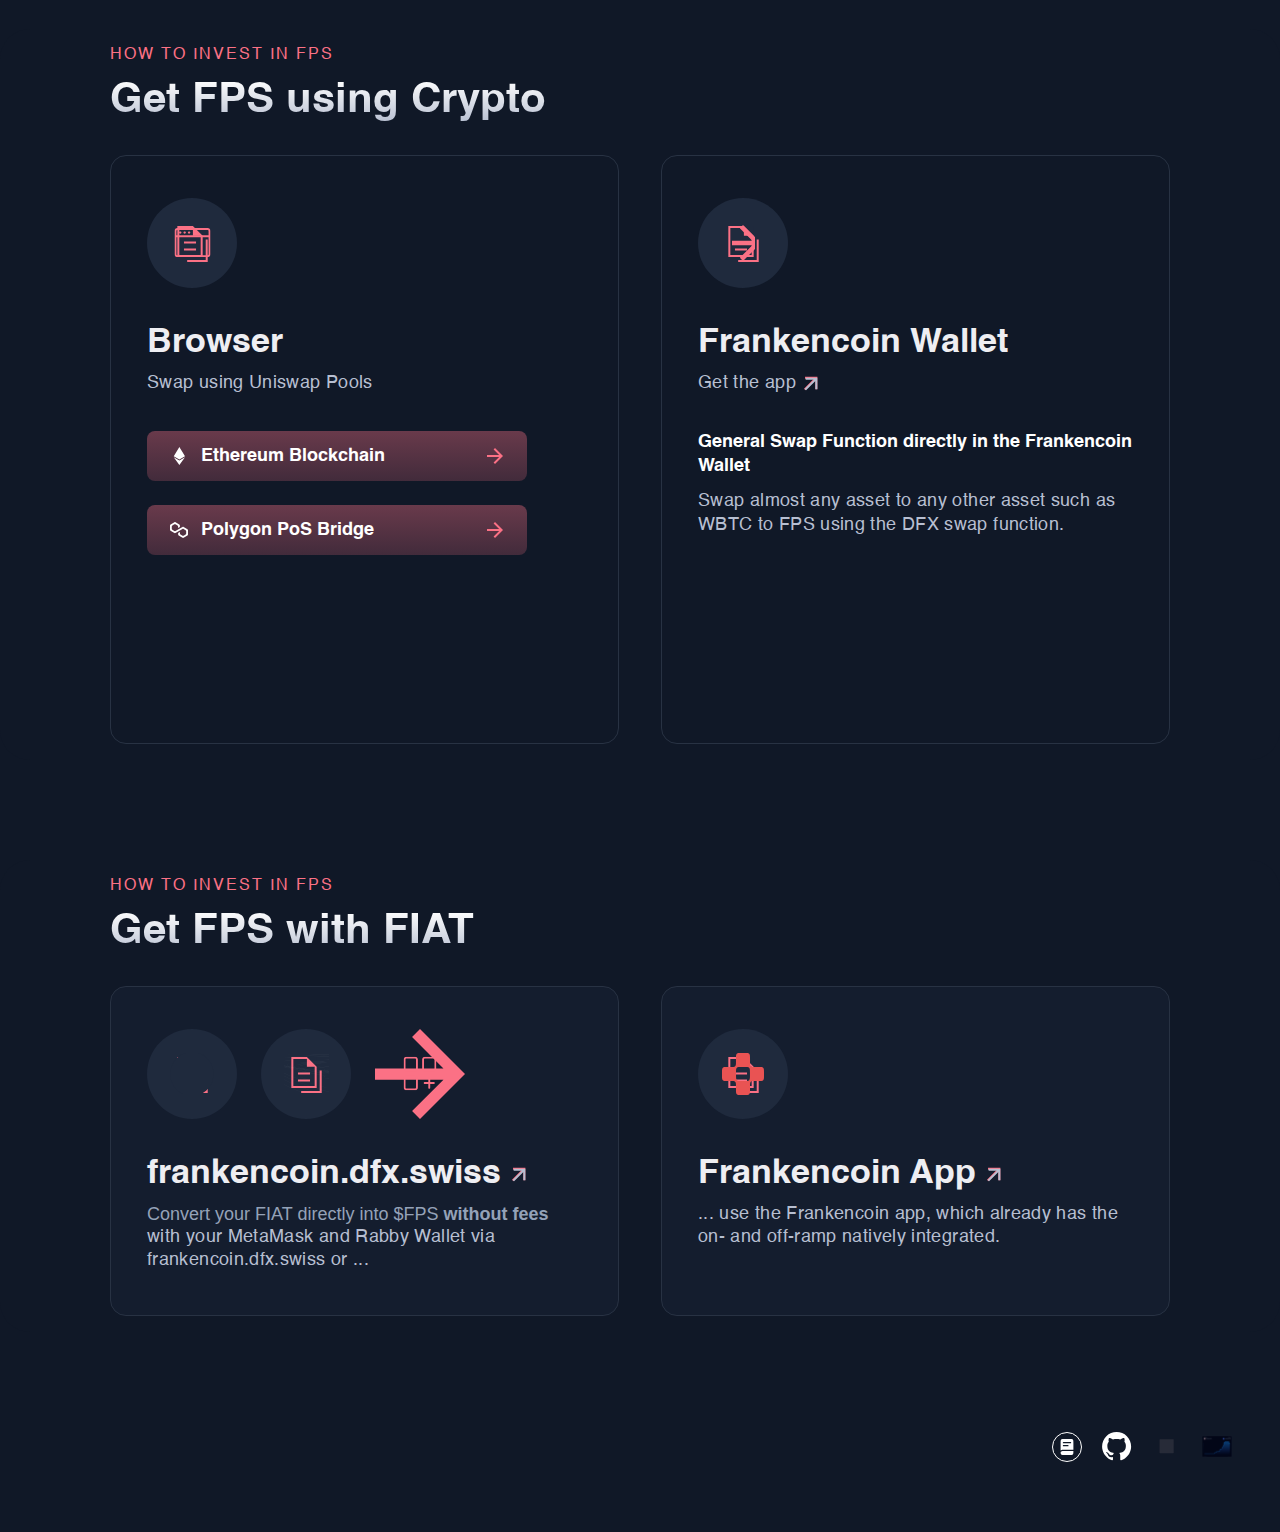
<file: invest.html>
<!DOCTYPE html><!--  This site was created in Webflow. https://webflow.com  --><!--  Last Published: Tue Jun 11 2024 14:38:24 GMT+0000 (Coordinated Universal Time)  -->
<html data-wf-page="6662d55e0fad018b33521115" data-wf-site="664f5a4ba692bc7c72904d94">
<head>
  <meta charset="utf-8">
  <title>Invest</title>
  <meta content="Invest" property="og:title">
  <meta content="Invest" property="twitter:title">
  <meta content="width=device-width, initial-scale=1" name="viewport">
  <meta content="Webflow" name="generator">
  <link href="css/normalize.css" rel="stylesheet" type="text/css">
  <link href="css/webflow.css" rel="stylesheet" type="text/css">
  <link href="css/frankencoin-com.webflow.css" rel="stylesheet" type="text/css">
  <script type="text/javascript">!function(o,c){var n=c.documentElement,t=" w-mod-";n.className+=t+"js",("ontouchstart"in o||o.DocumentTouch&&c instanceof DocumentTouch)&&(n.className+=t+"touch")}(window,document);</script>
  <link href="images/favicon.png" rel="shortcut icon" type="image/x-icon">
  <link href="images/webclip.png" rel="apple-touch-icon">
</head>
<body class="body">
  <div data-animation="default" data-collapse="medium" data-duration="200" data-easing="linear" data-easing2="linear" data-doc-height="1" role="banner" class="navbar w-nav">
    <nav class="container-5 w-container">
      <div class="div-block">
        <a href="index.html" class="brand w-nav-brand">
          <div class="frankencoin-logo-6"><img src="images/Frankencoin-Logo-m.png" loading="lazy" alt="" class="image-4"><img width="34.38548278808594" height="33.333335876464844" alt="" src="images/Vectors-Wrapper.svg" loading="lazy" class="vectors-wrapper-179"></div>
        </a>
        <nav role="navigation" class="nav-menu w-nav-menu">
          <div class="div-block-3">
            <a href="what-is-frankencoin.html" class="nav-link w-nav-link">What is Frankencoin</a>
            <a href="/what-is-frankencoin#How-to-invest-whatfrankencoinpage" class="nav-link w-nav-link">Get Frankencoin</a>
            <a href="invest.html" aria-current="page" class="nav-link w-nav-link w--current">Invest in FPS</a>
          </div>
          <div class="frame-427322506"><img src="images/Vectors-Wrapper_37.svg" loading="lazy" width="350" height="100" alt="" class="vectors-wrapper-195"></div>
          <div class="frame-427322504">
            <div class="appstore-links-2">
              <div class="text-70">Download the Frankencoin App</div>
              <div class="frame-427322507">
                <div class="row-21">
                  <div class="button-secondary-2">
                    <a href="https://apps.apple.com/de/app/frankencoin-wallet/id6480348701" target="_blank" class="link-block-2 w-inline-block"><img src="images/Vectors-Wrapper_40.svg" loading="lazy" width="13.017324447631836" height="16" alt="" class="vectors-wrapper-196">
                      <div class="text-72">APP STORE</div>
                    </a>
                  </div>
                  <div class="button-secondary-2">
                    <a href="https://play.google.com/store/apps/details?id=swiss.dfx.frankencoin_wallet" target="_blank" class="link-block-2 w-inline-block"><img src="images/Vectors-Wrapper_38.svg" loading="lazy" width="13.017324447631836" height="16" alt="" class="vectors-wrapper-196">
                      <div class="text-72">Google play<br></div>
                    </a>
                  </div>
                </div>
                <div class="row-21">
                  <div class="button-secondary-2">
                    <a href="https://github.com/DFXswiss/frankencoin-wallet/releases/" target="_blank" class="link-block-2 w-inline-block"><img src="images/Vectors-Wrapper_41.svg" loading="lazy" width="13.017324447631836" height="16" alt="" class="vectors-wrapper-196">
                      <div class="text-72">Android Apk<br></div>
                    </a>
                  </div>
                  <div class="button-secondary-2">
                    <a href="https://apps.apple.com/de/app/frankencoin-wallet/id6480348701" target="_blank" class="link-block-2 w-inline-block"><img src="images/Vectors-Wrapper_40.svg" loading="lazy" width="13.017324447631836" height="16" alt="" class="vectors-wrapper-196">
                      <div class="text-72">MAC OS<br></div>
                    </a>
                  </div>
                </div>
                <div class="row-21">
                  <div class="button-secondary-2">
                    <a href="https://github.com/DFXswiss/frankencoin-wallet/releases/" target="_blank" class="link-block-2 w-inline-block"><img src="images/uillinux.svg" loading="lazy" width="13.017324447631836" height="16" alt="" class="vectors-wrapper-196">
                      <div class="text-72">Linux<br></div>
                    </a>
                  </div>
                  <div class="button-secondary-2">
                    <a href="https://github.com/DFXswiss/frankencoin-wallet/releases/" target="_blank" class="link-block-2 w-inline-block"><img src="images/Vectors-Wrapper_39.svg" loading="lazy" width="13.017324447631836" height="16" alt="" class="vectors-wrapper-196">
                      <div class="text-72">Windows<br></div>
                    </a>
                  </div>
                </div>
                <div class="row-21">
                  <div class="button-secondary-2">
                    <a href="https://apps.apple.com/de/app/testflight/id899247664" target="_blank" class="link-block-2 w-inline-block"><img src="images/Vectors-Wrapper_42.svg" loading="lazy" width="13.017324447631836" height="16" alt="" class="vectors-wrapper-196">
                      <div class="text-72">Testflight<br></div>
                    </a>
                  </div>
                </div>
              </div>
            </div>
          </div>
          <div class="left-10">
            <div data-hover="false" data-delay="0" class="dropdown-2 w-dropdown">
              <div class="button-secondary w-dropdown-toggle">
                <div class="div-block-2">
                  <div class="text-block-2">Frankencoin Wallet</div>
                  <div class="icons-3"><img width="20" height="20" alt="" src="images/Vectors-Wrapper_1.svg" loading="lazy" class="vectors-wrapper-70"><img width="20" height="20" alt="" src="images/Vectors-Wrapper_2.svg" loading="lazy" class="vectors-wrapper-70"></div>
                </div>
                <div class="icon-17 w-icon-dropdown-toggle"></div>
              </div>
              <nav class="dropdown-list-2 w-dropdown-list">
                <div>
                  <div class="popover-ex">
                    <div class="frame-427322507">
                      <div class="row-21">
                        <div class="button-secondary-2">
                          <a href="https://apps.apple.com/de/app/frankencoin-wallet/id6480348701" target="_blank" class="link-block-2 w-inline-block"><img src="images/Vectors-Wrapper_40.svg" loading="lazy" width="13.017324447631836" height="16" alt="" class="vectors-wrapper-196">
                            <div class="text-72">APP STORE</div>
                          </a>
                        </div>
                        <div class="button-secondary-2">
                          <a href="https://play.google.com/store/apps/details?id=swiss.dfx.frankencoin_wallet" target="_blank" class="link-block-2 w-inline-block"><img src="images/Vectors-Wrapper_38.svg" loading="lazy" width="13.017324447631836" height="16" alt="" class="vectors-wrapper-196">
                            <div class="text-72">Google play<br></div>
                          </a>
                        </div>
                      </div>
                      <div class="row-21">
                        <div class="button-secondary-2">
                          <a href="https://github.com/DFXswiss/frankencoin-wallet/releases/" target="_blank" class="link-block-2 w-inline-block"><img src="images/Vectors-Wrapper_41.svg" loading="lazy" width="13.017324447631836" height="16" alt="" class="vectors-wrapper-196">
                            <div class="text-72">Android Apk<br></div>
                          </a>
                        </div>
                        <div class="button-secondary-2">
                          <a href="https://apps.apple.com/de/app/frankencoin-wallet/id6480348701" target="_blank" class="link-block-2 w-inline-block"><img src="images/Vectors-Wrapper_40.svg" loading="lazy" width="13.017324447631836" height="16" alt="" class="vectors-wrapper-196">
                            <div class="text-72">MAC OS<br></div>
                          </a>
                        </div>
                      </div>
                      <div class="row-21">
                        <div class="button-secondary-2">
                          <a href="https://github.com/DFXswiss/frankencoin-wallet/releases/" target="_blank" class="link-block-2 w-inline-block"><img src="images/uillinux.svg" loading="lazy" width="13.017324447631836" height="16" alt="" class="vectors-wrapper-196">
                            <div class="text-72">Linux<br></div>
                          </a>
                        </div>
                        <div class="button-secondary-2">
                          <a href="https://github.com/DFXswiss/frankencoin-wallet/releases/" target="_blank" class="link-block-2 w-inline-block"><img src="images/Vectors-Wrapper_39.svg" loading="lazy" width="13.017324447631836" height="16" alt="" class="vectors-wrapper-196">
                            <div class="text-72">Windows<br></div>
                          </a>
                        </div>
                      </div>
                      <div class="row-21">
                        <div class="button-secondary-2">
                          <a href="https://apps.apple.com/de/app/testflight/id899247664" target="_blank" class="link-block-2 w-inline-block"><img src="images/Vectors-Wrapper_42.svg" loading="lazy" width="13.017324447631836" height="16" alt="" class="vectors-wrapper-196">
                            <div class="text-72">Testflight<br></div>
                          </a>
                        </div>
                      </div>
                    </div>
                  </div>
                </div>
              </nav>
            </div>
            <a href="https://app.frankencoin.com/" target="_blank" class="primary-button-2 w-button"><span class="text-span">Launch App</span></a>
          </div>
        </nav>
      </div>
      <div data-w-id="2b7abfe0-8140-9b99-8910-c0f8d0bed480" class="menu-button w-nav-button">
        <div data-w-id="0590f904-93ea-a2b6-e12d-a0d83b04dfc5" data-is-ix2-target="1" data-animation-type="lottie" data-src="documents/Hamburger-menu.json" data-loop="0" data-direction="1" data-autoplay="0" data-renderer="svg" data-default-duration="2" data-duration="0" data-ix2-initial-state="0"></div>
      </div>
    </nav>
  </div>
  <div class="w-layout-blockcontainer hero invests w-container">
    <div class="icon-19"><img src="images/Vectors-Wrapper_46.svg" loading="lazy" width="180" height="180" alt="" class="vectors-wrapper-1500"><img src="images/Group-240.svg" loading="lazy" width="110" alt="" class="image-7"></div>
    <div class="headline-50">
      <div class="what-s-that-frankencoin">Frankencoin Pool Share </div>
      <div class="frame-427322514">
        <div class="text-77">The governance token of the Frankencoin Ecosystem</div>
      </div>
    </div>
    <a href="#How-to-invest-investspage" class="basic-button primary-button-2">
      <div class="learn-more-4">Invest in FPS</div>
    </a>
  </div>
  <section class="section"></section>
  <section class="section">
    <div class="w-layout-blockcontainer container w-container">
      <div class="wrapper-3">
        <div class="title">
          <div class="s-caps-red">franken pool share</div>
          <div class="headline-51">FPS Token</div>
        </div>
        <div class="right-10">
          <div class="text-78">
            <div class="features-paragraph">Frankencoin Pool Shares are the governance token of the system. Anyone can obtain newly minted FPS by providing equity capital to the system (or later return them again to get their share of capital back). The FPS holders benefit from the earned fees and liquidation profits, but they are also the ones that carry the residual risk of liquidations, similar to the shareholders of a bank. Therefore, FPS holders have an incentive to grow the system and ensure its stability. The governance process is veto-based: anyone can propose new types of collateral or even completely new methods to bring Frankencoin into circulation, but already 2% of the voting power suffices to veto such proposals.</div>
          </div>
        </div>
      </div>
    </div>
  </section>
  <section id="How-to-invest-investspage" class="section investspage">
    <div class="container">
      <div class="how-to-invest-block">
        <div class="how-to-invest-headline">
          <div class="s-caps-red">How to Invest in FPS</div>
          <div class="h2-desktop">Get FPS using Crypto</div>
        </div>
        <div class="get-zchf-cards">
          <div class="box1-5">
            <div class="icon-13"><img src="images/Vectors-Wrapper_11.svg" loading="lazy" width="90" height="90" alt="" class="vectors-wrapper-149">
              <div class="nimbusbrowser-3"><img src="images/Vectors-Wrapper_15.svg" loading="lazy" width="37" height="30" alt="" class="vectors-wrapper-150"></div>
            </div>
            <div class="text-54">
              <div class="h3-desktop">Browser</div>
              <div class="paragraph-desktop">Swap using Uniswap Pools</div>
            </div>
            <div class="buttons-3">
              <a href="https://swap.defillama.com/?chain=ethereum&amp;from=0xdac17f958d2ee523a2206206994597c13d831ec7&amp;to=0x5052d3cc819f53116641e89b96ff4cd1ee80b182" target="_blank" class="button-4">
                <div class="frame-427322483">
                  <div class="eth-mono-circle-3">
                    <wrapper class="vectors-wrapper-151"></wrapper><img src="images/Ethereum-ETH.svg" loading="lazy" width="16" height="Auto" alt="" class="vectors-wrapper-152">
                  </div>
                  <div class="paragraph-bold-desktop">Ethereum Blockchain</div>
                </div>
                <div class="arrow_forward-3"><img src="images/Vectors-Wrapper_16.svg" loading="lazy" width="16" height="16" alt="" class="vectors-wrapper-153"></div>
              </a>
              <a href="https://swap.defillama.com/?chain=polygon&amp;from=0x02567e4b14b25549331fcee2b56c647a8bab16fd&amp;to=0x54cc50d5cc4914f0c5da8b0581938dc590d29b3d" target="_blank" class="button-4">
                <div class="frame-427322483">
                  <div class="eth-mono-circle-3">
                    <wrapper class="vectors-wrapper-151"></wrapper><img src="images/Matic-Polygon.svg" loading="lazy" width="16" height="Auto" alt="" class="vectors-wrapper-152">
                  </div>
                  <div class="paragraph-bold-desktop">Polygon PoS Bridge<br></div>
                </div>
                <div class="arrow_forward-3"><img src="images/Vectors-Wrapper_16.svg" loading="lazy" width="16" height="16" alt="" class="vectors-wrapper-153"></div>
              </a>
            </div>
          </div>
          <div class="box1-5">
            <div class="icon-13"><img src="images/Vectors-Wrapper_11.svg" loading="lazy" width="90" height="90" alt="" class="vectors-wrapper-149">
              <div class="pepicons-pencilsmartphone-cutout-3"><img src="images/Vectors-Wrapper_17.svg" loading="lazy" width="22.736841201782227" height="36" alt="" class="vectors-wrapper-157"></div>
            </div>
            <div class="text-54">
              <div class="h3-desktop">Frankencoin Wallet</div>
              <div class="div-block-18">
                <a data-w-id="979db417-7948-7d90-54b0-33a44e16b540" href="https://frankencoin.app/" target="_blank" class="link-block w-inline-block">
                  <div class="paragraph-desktop gettheapp">Get the app</div>
                  <div class="arrow_outward-11"><img src="images/Vector_2.svg" loading="lazy" alt="" class="imagearrow1"><img src="images/Vector_1.svg" loading="lazy" style="opacity:1" alt="" class="imagearrow2"></div>
                </a>
              </div>
            </div>
            <div class="text-56">
              <div class="paragraph-bold-desktop">General Swap Function directly
                in the Frankencoin Wallet </div>
              <div class="paragraph-desktop">Swap almost any asset to any other asset such as WBTC to FPS using the DFX swap function.</div>
            </div>
          </div>
        </div>
      </div>
    </div>
  </section>
  <section class="section">
    <div class="container">
      <div class="get-zchf-block">
        <div class="get-zchf-headline">
          <div class="s-caps-red">How to Invest in FPS</div>
          <div class="h2-desktop">Get FPS with FIAT</div>
        </div>
        <div class="w-layout-grid grid-get-zchf-with-fiat">
          <a href="https://frankencoin.dfx.swiss/" target="_blank" class="core-functions-card-link w-inline-block">
            <div class="box1-6">
              <div class="icons-5">
                <div class="icon-14"><img src="images/Vectors-Wrapper_11.svg" loading="lazy" width="90" height="90" alt="" class="vectors-wrapper-158">
                  <div class="metamask_fox-3"><img src="images/Vectors-Wrapper_28.svg" loading="lazy" width="44.465362548828125" height="41.222007751464844" alt="" class="vectors-wrapper-159"></div>
                </div>
                <div class="icon-14"><img src="images/Vectors-Wrapper_11.svg" loading="lazy" width="90" height="90" alt="" class="vectors-wrapper-158">
                  <div class="rabby-3"><img src="images/Vectors-Wrapper_29.svg" loading="lazy" width="45" height="38.95344161987305" alt="" class="vectors-wrapper-160"></div>
                </div>
                <div class="icon-14"><img src="images/Vectors-Wrapper_18.svg" loading="lazy" width="90" height="90" alt="" class="vectors-wrapper-158">
                  <div class="and-more-3"><img src="images/Vectors-Wrapper_19.svg" loading="lazy" width="34.693870544433594" height="34.693931579589844" alt="" class="vectors-wrapper-161"></div>
                </div>
              </div>
              <div class="text-57">
                <div class="headline-43">
                  <div class="div-block-9">
                    <div class="h3-desktop">frankencoin.dfx<br></div>
                    <div class="h3-desktop">.swiss</div>
                  </div>
                  <div class="arrow_outward-11"><img src="images/Vector_2.svg" loading="lazy" alt="" class="imagearrow1"><img src="images/Vector_1.svg" loading="lazy" alt="" class="imagearrow2"></div>
                </div>
                <div class="paragraph-27">
                  <div class="paragraph-27 paragraph-27"><span class="paragraph-27">Convert your FIAT directly into $FPS </span><span class="paragraph-29">without fees </span><span class="paragraph-desktop">with your MetaMask and Rabby Wallet via frankencoin.dfx.swiss or ...</span></div>
                </div>
              </div>
            </div>
          </a>
          <a href="https://frankencoin.app/" target="_blank" class="core-functions-card-link w-inline-block">
            <div class="box1-6 hoverarrow">
              <div class="icon-14"><img src="images/Vectors-Wrapper_11.svg" loading="lazy" width="90" height="90" alt="" class="vectors-wrapper-158">
                <div class="frankencoin-app-logo-3"><img src="images/Vectors-Wrapper_20.svg" loading="lazy" width="42" height="42" alt="" class="vectors-wrapper-163"></div>
              </div>
              <div class="text-58">
                <div class="headline-45">
                  <div class="h3-desktop">Frankencoin App</div>
                  <div class="arrow_outward-11"><img src="images/Vector_2.svg" loading="lazy" alt="" class="imagearrow1"><img src="images/Vector_1.svg" loading="lazy" alt="" class="imagearrow2"></div>
                </div>
                <div class="paragraph-desktop">... use the Frankencoin app, which already has the on- and off-ramp natively integrated.</div>
              </div>
            </div>
          </a>
        </div>
      </div>
    </div>
  </section>
  <section class="footer">
    <div class="row-17">
      <div class="left-11">
        <a href="#" class="link-block-4 w-inline-block"></a>
      </div>
      <div class="frame-427322472">
        <div class="w-layout-grid grid-4">
          <a id="w-node-_946b646b-a7e9-7f72-a662-0f88abd79e10-8da2ee41" href="https://docs.frankencoin.com/" target="_blank" class="w-inline-block"><img src="images/Docs-icon-1.svg" loading="lazy" width="50.991180419921875" height="32" alt="" class="vectors-wrapper-76"></a>
          <a id="w-node-b967b3d9-d7a8-d2b1-874d-31cd5e62b40f-8da2ee41" href="https://github.com/Frankencoin-ZCHF/Frankencoin/" target="_blank" class="w-inline-block"><img src="images/Social-icon-github.svg" loading="lazy" width="50.991180419921875" height="32" alt="" class="vectors-wrapper-76"></a>
          <a id="w-node-_946b646b-a7e9-7f72-a662-0f88abd79e12-8da2ee41" href="https://x.com/frankencoinzchf" target="_blank" class="w-inline-block"><img src="images/Vectors-Wrapper_3.svg" loading="lazy" width="29.991178512573242" height="29.99117660522461" alt="" class="vectors-wrapper-77"></a>
          <a id="w-node-_946b646b-a7e9-7f72-a662-0f88abd79e14-8da2ee41" href="https://t.me/frankencoinzchf" target="_blank" class="w-inline-block"><img src="images/Vectors-Wrapper_4.svg" loading="lazy" width="29.991178512573242" height="29.99117660522461" alt="" class="vectors-wrapper-77"></a>
        </div>
      </div>
    </div>
  </section>
  <script src="https://d3e54v103j8qbb.cloudfront.net/js/jquery-3.5.1.min.dc5e7f18c8.js?site=664f5a4ba692bc7c72904d94" type="text/javascript" integrity="sha256-9/aliU8dGd2tb6OSsuzixeV4y/faTqgFtohetphbbj0=" crossorigin="anonymous"></script>
  <script src="js/webflow.js" type="text/javascript"></script>
</body>
</html>
</file>
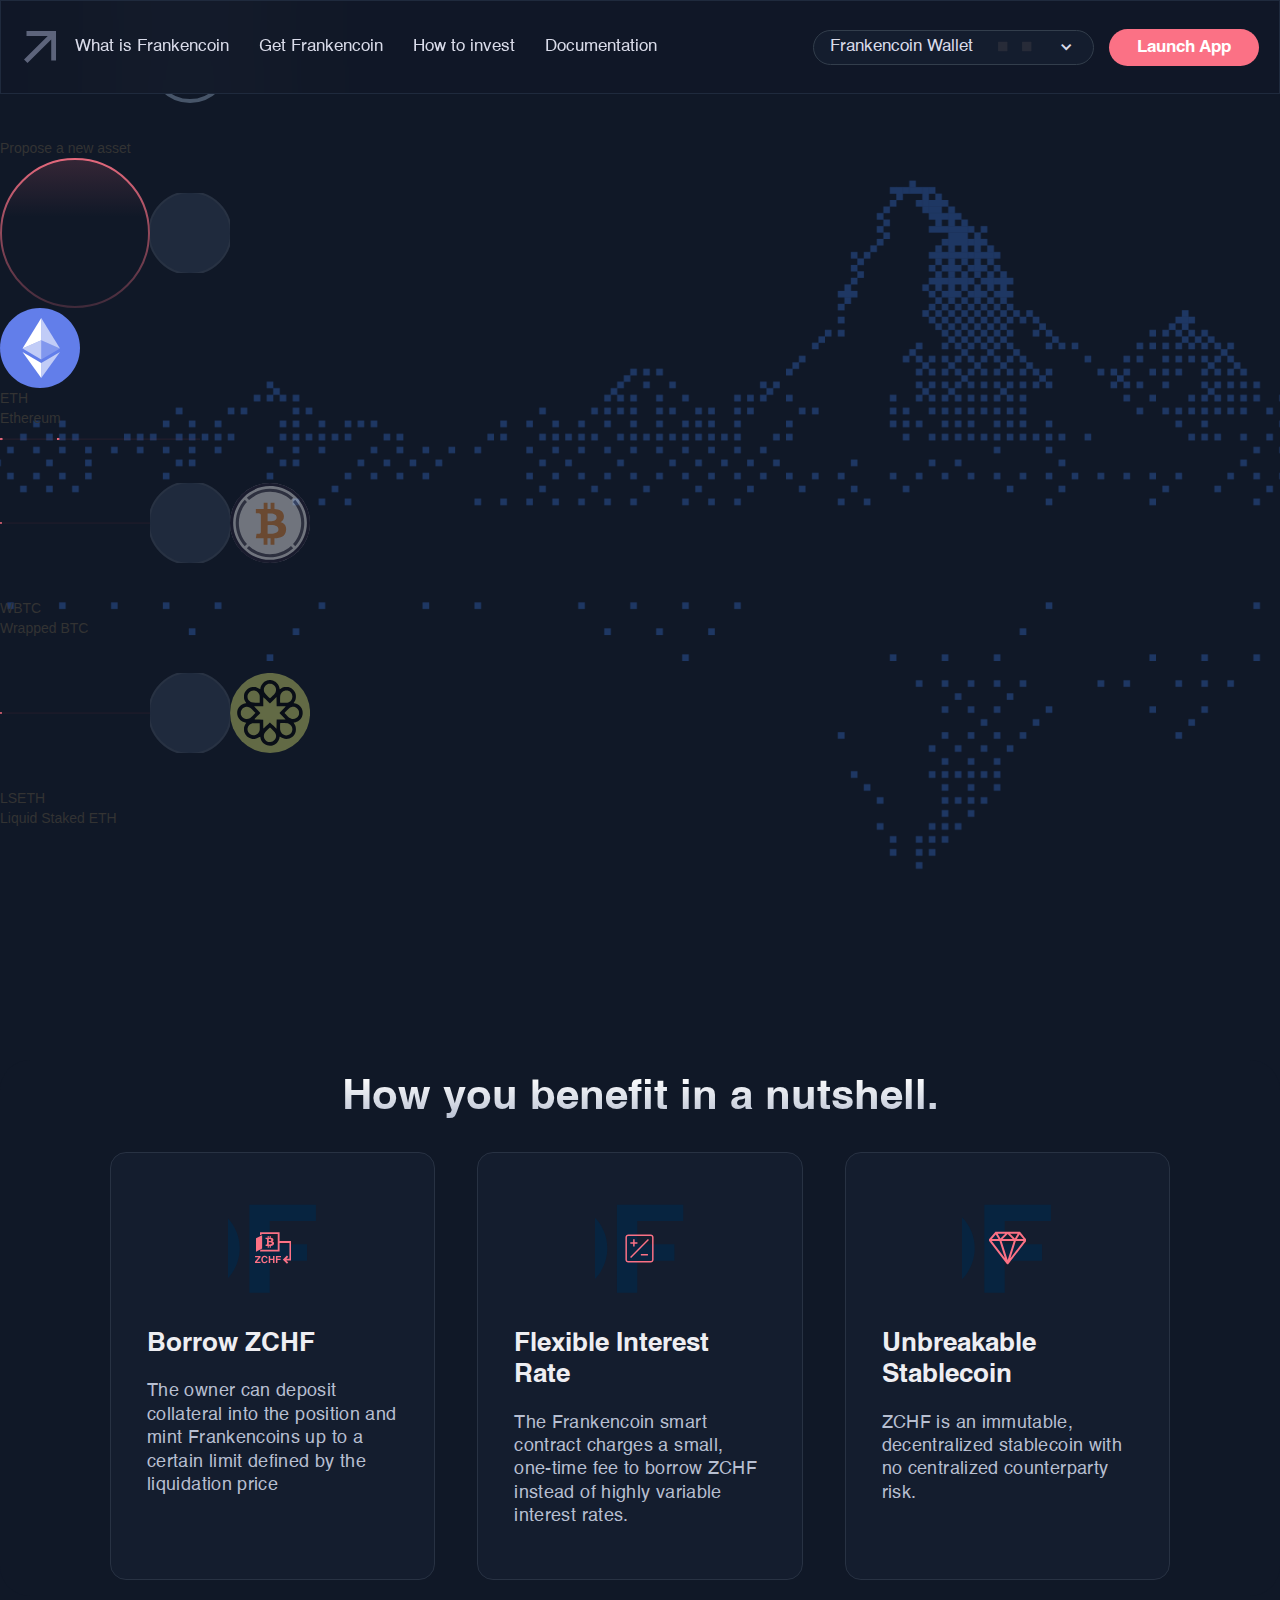
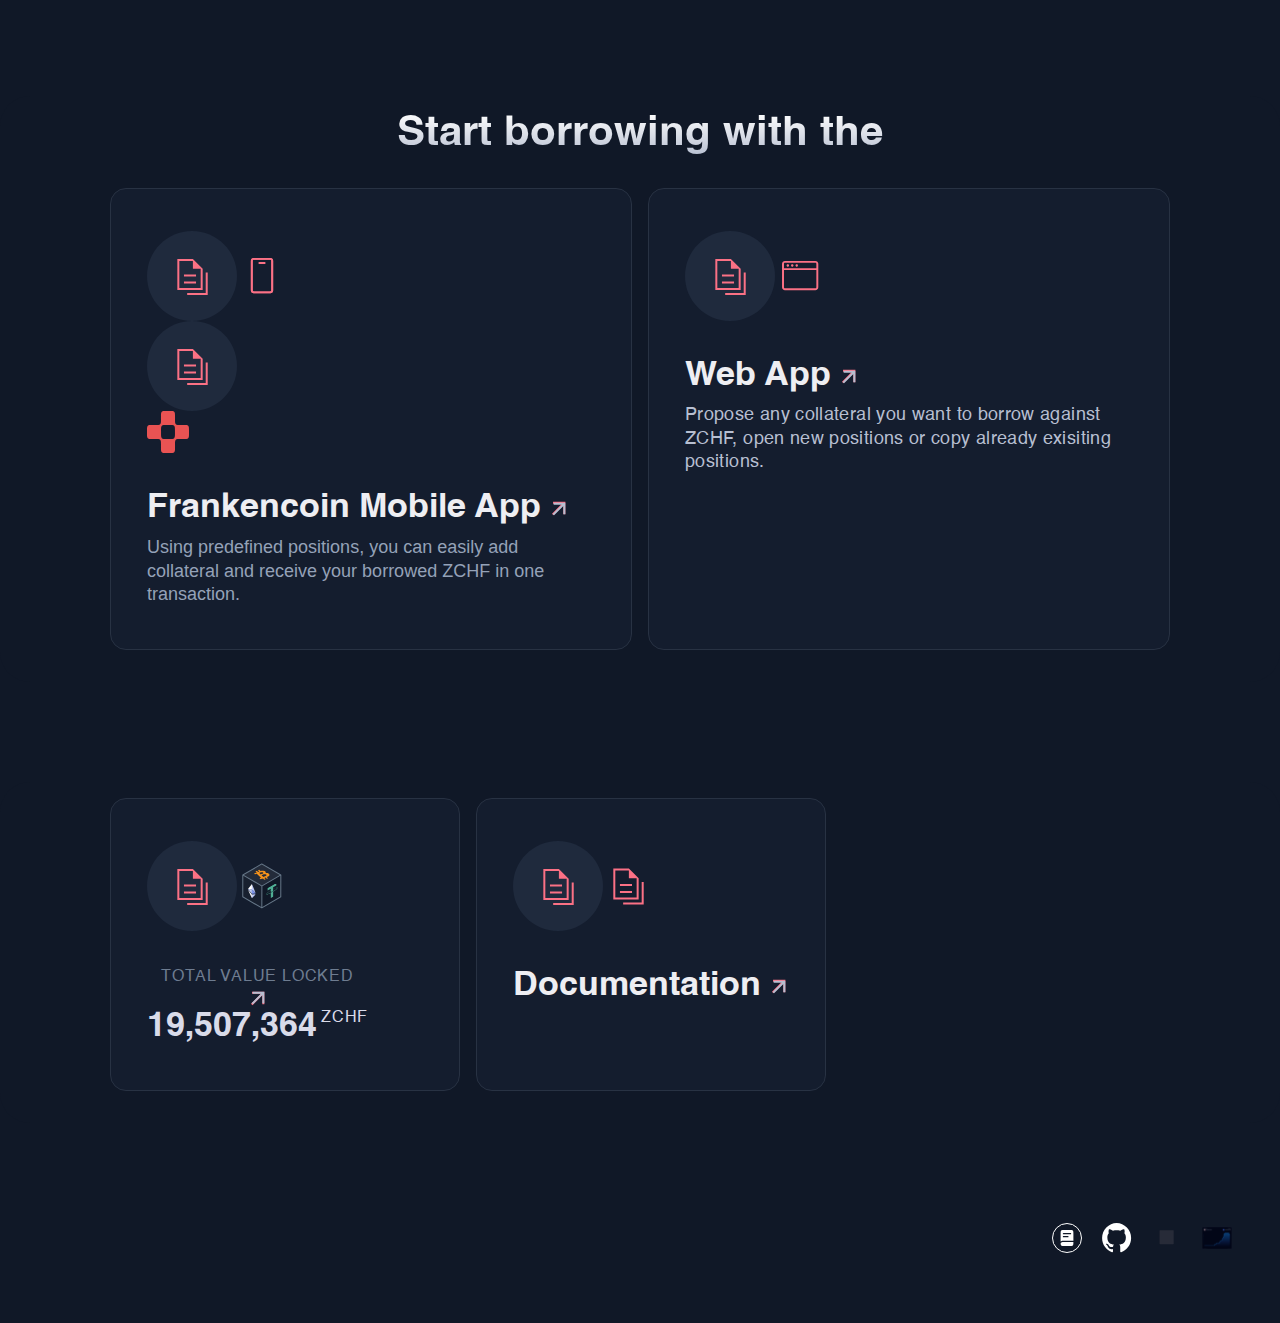
<file: loans.html>
<!DOCTYPE html><!--  This site was created in Webflow. https://webflow.com  --><!--  Last Published: Sat Jun 15 2024 21:59:48 GMT+0000 (Coordinated Universal Time)  -->
<html data-wf-page="6660bc48239e73c5f76f11a9" data-wf-site="664f5a4ba692bc7c72904d94">
<head>
  <meta charset="utf-8">
  <title>Loans</title>
  <meta content="Loans" property="og:title">
  <meta content="Loans" property="twitter:title">
  <meta content="width=device-width, initial-scale=1" name="viewport">
  <meta content="Webflow" name="generator">
  <link href="css/normalize.css" rel="stylesheet" type="text/css">
  <link href="css/webflow.css" rel="stylesheet" type="text/css">
  <link href="css/frankencoin-com.webflow.css" rel="stylesheet" type="text/css">
  <script type="text/javascript">!function(o,c){var n=c.documentElement,t=" w-mod-";n.className+=t+"js",("ontouchstart"in o||o.DocumentTouch&&c instanceof DocumentTouch)&&(n.className+=t+"touch")}(window,document);</script>
  <link href="images/favicon.png" rel="shortcut icon" type="image/x-icon">
  <link href="images/webclip.png" rel="apple-touch-icon">
</head>
<body class="body">
  <div data-animation="default" data-collapse="medium" data-duration="200" data-easing="linear" data-easing2="linear" data-doc-height="1" role="banner" class="navbar w-nav">
    <nav class="container-5 w-container">
      <div class="div-block">
        <a href="index.html" class="brand w-nav-brand">
          <div class="frankencoin-logo-6"><img src="images/Frankencoin-Logo-m.png" loading="lazy" alt="" class="image-4"><img width="34.38548278808594" height="33.333335876464844" alt="" src="images/Vectors-Wrapper.svg" loading="lazy" class="vectors-wrapper-179"></div>
        </a>
        <nav role="navigation" class="nav-menu w-nav-menu">
          <div class="div-block-3">
            <a href="what-is-frankencoin.html" class="nav-link w-nav-link">What is Frankencoin</a>
            <a href="/what-is-frankencoin.html#How-to-invest-whatfrankencoinpage" class="nav-link w-nav-link">Get Frankencoin</a>
            <a href="https://app.frankencoin.com/pool" target="_blank" class="nav-link w-nav-link">How to invest</a>
            <a href="https://docs.frankencoin.com/" target="_blank" class="nav-link w-nav-link">Documentation</a>
          </div>
          <div class="frame-427322506"><img src="images/Vectors-Wrapper_37.svg" loading="lazy" width="350" height="100" alt="" class="vectors-wrapper-195"></div>
          <div class="frame-427322504">
            <div class="appstore-links-2">
              <div class="text-70">Download the Frankencoin Wallet</div>
              <div class="frame-427322507">
                <div class="row-21">
                  <div class="button-secondary-2">
                    <a href="https://apps.apple.com/de/app/frankencoin-wallet/id6480348701" target="_blank" class="link-block-2 w-inline-block"><img src="images/Vectors-Wrapper_40.svg" loading="lazy" width="13.017324447631836" height="16" alt="" class="vectors-wrapper-196">
                      <div class="text-72">APP STORE</div>
                    </a>
                  </div>
                  <div class="button-secondary-2">
                    <a href="https://play.google.com/store/apps/details?id=swiss.dfx.frankencoin_wallet" target="_blank" class="link-block-2 w-inline-block"><img src="images/Vectors-Wrapper_38.svg" loading="lazy" width="13.017324447631836" height="16" alt="" class="vectors-wrapper-196">
                      <div class="text-72">Google play<br></div>
                    </a>
                  </div>
                </div>
                <div class="row-21">
                  <div class="button-secondary-2">
                    <a href="https://github.com/DFXswiss/frankencoin-wallet/releases/" target="_blank" class="link-block-2 w-inline-block"><img src="images/Vectors-Wrapper_41.svg" loading="lazy" width="13.017324447631836" height="16" alt="" class="vectors-wrapper-196">
                      <div class="text-72">Android Apk<br></div>
                    </a>
                  </div>
                  <div class="button-secondary-2">
                    <a href="https://apps.apple.com/de/app/frankencoin-wallet/id6480348701" target="_blank" class="link-block-2 w-inline-block"><img src="images/Vectors-Wrapper_40.svg" loading="lazy" width="13.017324447631836" height="16" alt="" class="vectors-wrapper-196">
                      <div class="text-72">MAC OS<br></div>
                    </a>
                  </div>
                </div>
                <div class="row-21">
                  <div class="button-secondary-2">
                    <a href="https://github.com/DFXswiss/frankencoin-wallet/releases/" target="_blank" class="link-block-2 w-inline-block"><img src="images/Vectors-Wrapper_39.svg" loading="lazy" width="13.017324447631836" height="16" alt="" class="vectors-wrapper-196">
                      <div class="text-72">Windows<br></div>
                    </a>
                  </div>
                  <div class="button-secondary-2">
                    <a href="https://apps.apple.com/de/app/testflight/id899247664" target="_blank" class="link-block-2 w-inline-block"><img src="images/Vectors-Wrapper_42.svg" loading="lazy" width="13.017324447631836" height="16" alt="" class="vectors-wrapper-196">
                      <div class="text-72">Testflight<br></div>
                    </a>
                  </div>
                </div>
                <div class="row-21"></div>
              </div><img src="images/Vectors-Wrapper_37.svg" loading="lazy" width="350" height="100" alt="" class="vectors-wrapper-195">
            </div>
            <a href="https://app.frankencoin.com" target="_blank" class="primary-button-2 mobile w-button"><span class="text-span">Launch Web App</span></a>
          </div>
          <div class="left-10">
            <div data-hover="false" data-delay="0" class="dropdown-2 w-dropdown">
              <div class="button-secondary w-dropdown-toggle">
                <div class="div-block-2">
                  <div class="text-block-2">Frankencoin Wallet</div>
                  <div class="icons-3"><img width="20" height="20" alt="" src="images/Vectors-Wrapper_1.svg" loading="lazy" class="vectors-wrapper-70"><img width="20" height="20" alt="" src="images/Vectors-Wrapper_2.svg" loading="lazy" class="vectors-wrapper-70"></div>
                </div>
                <div class="icon-17 w-icon-dropdown-toggle"></div>
              </div>
              <nav class="dropdown-list-2 w-dropdown-list">
                <div>
                  <div class="popover-ex">
                    <div class="frame-427322507">
                      <div class="row-21">
                        <div class="button-secondary-2">
                          <a href="https://apps.apple.com/de/app/frankencoin-wallet/id6480348701" target="_blank" class="link-block-2 w-inline-block"><img src="images/Vectors-Wrapper_40.svg" loading="lazy" width="13.017324447631836" height="16" alt="" class="vectors-wrapper-196">
                            <div class="text-72">APP STORE</div>
                          </a>
                        </div>
                        <div class="button-secondary-2">
                          <a href="https://play.google.com/store/apps/details?id=swiss.dfx.frankencoin_wallet" target="_blank" class="link-block-2 w-inline-block"><img src="images/Vectors-Wrapper_38.svg" loading="lazy" width="13.017324447631836" height="16" alt="" class="vectors-wrapper-196">
                            <div class="text-72">Google play<br></div>
                          </a>
                        </div>
                      </div>
                      <div class="row-21">
                        <div class="button-secondary-2">
                          <a href="https://github.com/DFXswiss/frankencoin-wallet/releases/" target="_blank" class="link-block-2 w-inline-block"><img src="images/Vectors-Wrapper_41.svg" loading="lazy" width="13.017324447631836" height="16" alt="" class="vectors-wrapper-196">
                            <div class="text-72">Android Apk<br></div>
                          </a>
                        </div>
                        <div class="button-secondary-2">
                          <a href="https://apps.apple.com/de/app/frankencoin-wallet/id6480348701" target="_blank" class="link-block-2 w-inline-block"><img src="images/Vectors-Wrapper_40.svg" loading="lazy" width="13.017324447631836" height="16" alt="" class="vectors-wrapper-196">
                            <div class="text-72">MAC OS<br></div>
                          </a>
                        </div>
                      </div>
                      <div class="row-21">
                        <div class="button-secondary-2">
                          <a href="https://github.com/DFXswiss/frankencoin-wallet/releases/" target="_blank" class="link-block-2 w-inline-block"><img src="images/Vectors-Wrapper_39.svg" loading="lazy" width="13.017324447631836" height="16" alt="" class="vectors-wrapper-196">
                            <div class="text-72">Windows<br></div>
                          </a>
                        </div>
                        <div class="button-secondary-2">
                          <a href="https://apps.apple.com/de/app/testflight/id899247664" target="_blank" class="link-block-2 w-inline-block"><img src="images/Vectors-Wrapper_42.svg" loading="lazy" width="13.017324447631836" height="16" alt="" class="vectors-wrapper-196">
                            <div class="text-72">Testflight<br></div>
                          </a>
                        </div>
                      </div>
                      <div class="row-21"></div>
                    </div>
                  </div>
                </div>
              </nav>
            </div>
            <a href="https://app.frankencoin.com/" target="_blank" class="primary-button-2 w-button"><span class="text-span">Launch App</span></a>
          </div>
        </nav>
      </div>
      <div data-w-id="2b7abfe0-8140-9b99-8910-c0f8d0bed480" class="menu-button w-nav-button">
        <div data-w-id="0590f904-93ea-a2b6-e12d-a0d83b04dfc5" data-is-ix2-target="1" data-animation-type="lottie" data-src="documents/Hamburger-menu.json" data-loop="0" data-direction="1" data-autoplay="0" data-renderer="svg" data-default-duration="2" data-duration="0" data-ix2-initial-state="0"></div>
      </div>
    </nav>
  </div>
  <section class="section">
    <div class="w-layout-blockcontainer hero collaterized-loans w-container">
      <div class="testimonial-section">
        <div class="testimonial-container">
          <div class="testimonial-title-wrapper">
            <div class="text-82">Collaterized loans.</div>
            <div class="div-block-21">
              <div class="text-83">Borrow Frankencoin, ZCHF, against a</div>
              <div class="text-83 red">collateral asset</div>
              <div class="text-83">of your choice.</div>
            </div>
          </div>
          <div data-delay="1800" data-animation="slide" class="testimonial-slider w-slider" data-autoplay="true" data-easing="ease-in-out-cubic" data-hide-arrows="false" data-disable-swipe="false" data-autoplay-limit="0" data-nav-spacing="3" data-duration="1000" data-infinite="true">
            <div class="testimonial-mask w-slider-mask">
              <div class="slide w-slide">
                <div class="testimonial-card">
                  <div class="testimonial-content"><img src="images/Icon-eth.svg" loading="eager" alt="" class="quote-icon">
                    <p class="testimonial-details">ETH</p>
                    <p class="paragraph-slider">Ethereum</p>
                  </div>
                </div>
              </div>
              <div class="slide w-slide">
                <div class="testimonial-card">
                  <div class="testimonial-content"><img src="images/Icon-btc.svg" loading="eager" alt="" class="quote-icon">
                    <p class="testimonial-details">WBTC</p>
                    <p class="paragraph-slider">Wrapped BTC</p>
                  </div>
                </div>
              </div>
              <div class="slide w-slide">
                <div class="testimonial-card">
                  <div class="testimonial-content"><img src="images/Icon-Ls.svg" loading="eager" alt="" class="quote-icon">
                    <p class="testimonial-details">LSETH</p>
                  </div>
                  <p class="paragraph-slider">Liquid Staked ETH</p>
                </div>
              </div>
              <div class="slide w-slide">
                <div class="testimonial-card">
                  <div class="testimonial-content"><img src="images/tether-Icon.svg" loading="eager" alt="" class="quote-icon">
                    <p class="testimonial-details">USDT</p>
                  </div>
                  <p class="paragraph-slider">Tether</p>
                </div>
              </div>
              <div class="slide w-slide">
                <div class="testimonial-card">
                  <div class="testimonial-content"><img src="images/Icon-Uniswap.svg" loading="eager" alt="" class="quote-icon">
                    <p class="testimonial-details">UNI</p>
                  </div>
                  <p class="paragraph-slider">Uniswap</p>
                </div>
              </div>
              <div class="slide w-slide">
                <div class="testimonial-card">
                  <div class="testimonial-content"><img src="images/weth-Icon.svg" loading="eager" alt="" class="quote-icon">
                    <p class="testimonial-details">WETH</p>
                  </div>
                  <p class="paragraph-slider">Wrapped ETH</p>
                </div>
              </div>
              <div class="slide w-slide">
                <div class="testimonial-card">
                  <div class="testimonial-content"><img src="images/Icon-b.svg" loading="eager" alt="" class="quote-icon">
                    <p class="testimonial-details">Tokenized stocks</p>
                  </div>
                </div>
              </div>
              <div class="slide w-slide">
                <div class="testimonial-card">
                  <div class="testimonial-content"><img src="images/Icon-new-Asset.svg" loading="eager" alt="" class="quote-icon">
                    <p class="testimonial-details">Propose a new asset</p>
                  </div>
                </div>
              </div>
            </div>
            <div class="left-arrow w-slider-arrow-left"><img src="images/chevron_backward-2.svg" loading="lazy" alt=""></div>
            <div class="right-arrow w-slider-arrow-right"><img src="images/chevron_forward.svg" loading="lazy" alt="" class="image-13"></div>
            <div class="slide-nav w-slider-nav w-slider-nav-invert w-round"></div>
          </div>
        </div>
      </div><img src="images/Carousel-mob.png" loading="lazy" sizes="100vw" srcset="images/Carousel-mob-p-500.png 500w, images/Carousel-mob-p-800.png 800w, images/Carousel-mob-p-1080.png 1080w, images/Carousel-mob.png 1170w" alt="" class="image-12"><img src="images/Carousel-tablet.png" loading="lazy" sizes="100vw" srcset="images/Carousel-tablet-p-500.png 500w, images/Carousel-tablet-p-800.png 800w, images/Carousel-tablet-p-1080.png 1080w, images/Carousel-tablet-p-1600.png 1600w, images/Carousel-tablet-p-2000.png 2000w, images/Carousel-tablet.png 2502w" alt="" class="image-11">
      <div class="animation-container">
        <div class="w-layout-blockcontainer container-9 w-container"></div>
        <div class="carousel-2">
          <div class="tokens">
            <div class="boss"><img src="images/Vectors-Wrapper_57.svg" loading="lazy" width="150" height="150" alt="" class="vectors-wrapper-1520">
              <div class="text-b">
                <div class="hl-b">Tokenized stocks</div>
              </div>
            </div>
            <div class="boss">
              <div class="icon-p"><img src="images/Vectors-Wrapper_50.svg" loading="lazy" width="150" height="150" alt="" class="vectors-wrapper-1520"><img src="images/Vectors-Wrapper_52.svg" loading="lazy" width="80" height="80" alt="" class="vectors-wrapper-1521"></div>
              <div class="text-b">
                <div class="hl-b">Propose
                  a new asset</div>
              </div>
            </div>
            <div class="boss">
              <div class="icon-p"><img src="images/Vectors-Wrapper_53.svg" loading="lazy" width="150" height="150" alt="" class="vectors-wrapper-1520"><img src="images/Vectors-Wrapper_51.svg" loading="lazy" width="80" height="80" alt="" class="vectors-wrapper-1521">
                <div class="ethereum-eth"><img src="images/Vectors-Wrapper_58.svg" loading="lazy" width="80" height="80" alt="" class="vectors-wrapper-1522"></div>
              </div>
              <div class="text-eth">
                <div class="hl-eth">ETH</div>
                <div class="caption-eth">Ethereum</div>
              </div><img src="images/Vectors-Wrapper_49.svg" loading="lazy" width="200" height="10" alt="" class="vectors-wrapper-1518">
            </div>
            <div class="boss">
              <div class="icon-p"><img src="images/Vectors-Wrapper_50.svg" loading="lazy" width="150" height="150" alt="" class="vectors-wrapper-1520"><img src="images/Vectors-Wrapper_51.svg" loading="lazy" width="80" height="80" alt="" class="vectors-wrapper-1521"><img src="images/Vectors-Wrapper_54.svg" loading="lazy" width="80" height="80" alt="" class="vectors-wrapper-1521"></div>
              <div class="text-eth">
                <div class="hl-b">WBTC</div>
                <div class="wbtc">Wrapped BTC</div>
              </div>
            </div>
            <div class="boss">
              <div class="icon-p"><img src="images/Vectors-Wrapper_50.svg" loading="lazy" width="150" height="150" alt="" class="vectors-wrapper-1520"><img src="images/Vectors-Wrapper_51.svg" loading="lazy" width="80" height="80" alt="" class="vectors-wrapper-1523"><img src="images/Vectors-Wrapper_55.svg" loading="lazy" width="80" height="80" alt="" class="vectors-wrapper-1521"></div>
              <div class="text-eth">
                <div class="hl-b">LSETH</div>
                <div class="wbtc">Liquid Staked ETH</div>
              </div>
            </div>
          </div>
        </div>
      </div>
    </div>
  </section>
  <section class="section">
    <div class="container">
      <div class="core-functions-block">
        <div class="core-functions-headline">
          <div class="h2-desktop">How you benefit in a nutshell.</div>
        </div>
        <div class="w-layout-grid grid-core-functions">
          <div class="core-functions-card loan-state">
            <div class="icon-12"><img width="90" height="90" alt="" src="images/Vectors-Wrapper_6.svg" loading="lazy" class="vectors-wrapper-142">
              <div class="stablecoin-2"><img width="36.97300720214844" height="34.31547927856445" alt="" loading="lazy" src="images/Frame-1005.svg" class="vectors-wrapper-143"></div>
            </div>
            <div class="text-49">
              <div class="h4-desktop">Borrow ZCHF<br></div>
              <div class="paragraph-desktop">The owner can deposit collateral into the position and mint Frankencoins up to a certain limit defined by the liquidation price</div>
            </div>
          </div>
          <div class="core-functions-card loan-state">
            <div class="icon-12"><img width="90" height="90" alt="" src="images/Vectors-Wrapper_6.svg" loading="lazy" class="vectors-wrapper-142">
              <div class="stablecoin-2"><img width="36.97300720214844" height="34.31547927856445" alt="" loading="lazy" src="images/icon.svg" class="vectors-wrapper-143"></div>
            </div>
            <div class="text-49">
              <div class="h4-desktop">Flexible Interest Rate </div>
              <div class="paragraph-desktop">The Frankencoin smart contract charges a small, one-time fee to borrow ZCHF instead of highly variable interest rates.</div>
            </div>
          </div>
          <div class="core-functions-card loan-state">
            <div class="icon-12"><img width="90" height="90" alt="" src="images/Vectors-Wrapper_6.svg" loading="lazy" class="vectors-wrapper-142">
              <div class="stablecoin-2"><img width="36.97300720214844" height="34.31547927856445" alt="" loading="lazy" src="images/Vector_3.svg" class="vectors-wrapper-143"></div>
            </div>
            <div class="text-49">
              <div class="h4-desktop">Unbreakable Stablecoin</div>
              <div class="paragraph-desktop">ZCHF is an immutable, decentralized stablecoin with no centralized counterparty risk.</div>
            </div>
          </div>
        </div>
      </div>
    </div>
  </section>
  <section class="section">
    <div class="container">
      <div class="get-zchf-block">
        <div class="h2-desktop">Start borrowing with the</div>
        <div class="w-layout-grid grid-borrowing">
          <a href="https://frankencoin.app/" target="_blank" class="core-functions-card-link w-inline-block">
            <div class="box1-6">
              <div class="frame-427322517">
                <div class="icon-23"><img src="images/Vectors-Wrapper_11.svg" loading="lazy" width="90" height="90" alt="" class="vectors-wrapper-1514"><img src="images/Vectors-Wrapper_56.svg" loading="lazy" width="50" height="50" alt="" class="vectors-wrapper-1515"></div>
                <div class="icon-23"><img src="images/Vectors-Wrapper_11.svg" loading="lazy" width="90" height="90" alt="" class="vectors-wrapper-1514">
                  <div class="frankencoin-app"><img src="images/Vectors-Wrapper_20.svg" loading="lazy" width="42" height="42" alt="" class="vectors-wrapper-1516"></div>
                </div>
              </div>
              <div class="text-57">
                <div class="headline-43">
                  <div class="div-block-9">
                    <div class="h3-desktop">Frankencoin Mobile App<br></div>
                  </div>
                  <div class="arrow_outward-11"><img src="images/Vector_2.svg" loading="lazy" alt="" class="imagearrow1"><img src="images/Vector_1.svg" loading="lazy" alt="" class="imagearrow2"></div>
                </div>
                <div class="paragraph-27"><span class="paragraph-27">Using predefined positions, you can easily add collateral and receive your borrowed ZCHF in one transaction.</span></div>
              </div>
            </div>
          </a>
          <a href="https://app.frankencoin.com/" target="_blank" class="core-functions-card-link w-inline-block">
            <div class="box1-6 hoverarrow">
              <div class="icon-24"><img src="images/Vectors-Wrapper_11.svg" loading="lazy" width="90" height="90" alt="" class="vectors-wrapper-1517"><img src="images/nimbusbrowser.svg" loading="lazy" width="50" height="50" alt="" class="nimbusbrowser-4"></div>
              <div class="text-58">
                <div class="headline-45">
                  <div class="h3-desktop">Web App</div>
                  <div class="arrow_outward-11"><img src="images/Vector_2.svg" loading="lazy" alt="" class="imagearrow1"><img src="images/Vector_1.svg" loading="lazy" alt="" class="imagearrow2"></div>
                </div>
                <div class="paragraph-desktop">Propose any collateral you want to borrow against ZCHF, open new positions or copy already exisiting positions.</div>
              </div>
            </div>
          </a>
        </div>
      </div>
    </div>
  </section>
  <section class="section">
    <div class="container">
      <div class="w-layout-grid grit-total-value">
        <a href="https://coinmarketcap.com/currencies/frankencoin/" target="_blank" class="core-functions-card-link w-inline-block">
          <div class="box1-6 documentation">
            <div class="icon-23"><img src="images/Vectors-Wrapper_11.svg" loading="lazy" width="90" height="90" alt="" class="vectors-wrapper-1514"><img src="images/TVL.svg" loading="lazy" width="50" height="50" alt="" class="vectors-wrapper-1515"></div>
            <div id="w-node-_8471fd45-87fb-0d8b-0998-a45232b93031-f76f11a9" class="w-layout-layout quick-stack wf-layout-layout">
              <div id="w-node-_8471fd45-87fb-0d8b-0998-a45232b93032-f76f11a9" class="w-layout-cell">
                <div class="div-block-19">
                  <div class="s-caps statstext totalvalue">Total value locked</div>
                  <div class="arrow_outward-11"><img src="images/Vector_2.svg" loading="lazy" alt="" class="imagearrow1"><img src="images/Vector_1.svg" loading="lazy" alt="" class="imagearrow2"></div>
                </div>
              </div>
              <div id="w-node-_8471fd45-87fb-0d8b-0998-a45232b93039-f76f11a9" class="w-layout-cell">
                <div class="value-2">
                  <div class="big-number-4">19,507,364</div>
                  <div class="big-number-5">ZCHF</div>
                </div>
              </div>
            </div>
          </div>
        </a>
        <a href="https://docs.frankencoin.com/" target="_blank" class="core-functions-card-link w-inline-block">
          <div class="box1-6 hoverarrow documentation">
            <div class="icon-23"><img src="images/Vectors-Wrapper_11.svg" loading="lazy" width="90" height="90" alt="" class="vectors-wrapper-1517"><img src="images/Documentation.svg" loading="lazy" width="50" height="50" alt="" class="nimbusbrowser-4"></div>
            <div class="documentation-text-block">
              <div class="headline-45">
                <div class="h3-desktop">Documentation</div>
                <div class="arrow_outward-11"><img src="images/Vector_2.svg" loading="lazy" alt="" class="imagearrow1"><img src="images/Vector_1.svg" loading="lazy" alt="" class="imagearrow2"></div>
              </div>
            </div>
          </div>
        </a>
      </div>
    </div>
  </section>
  <section class="footer">
    <div class="row-17">
      <div class="left-11">
        <a href="#" class="link-block-4 w-inline-block"></a>
      </div>
      <div class="frame-427322472">
        <div class="w-layout-grid grid-4">
          <a id="w-node-_946b646b-a7e9-7f72-a662-0f88abd79e10-8da2ee41" href="https://docs.frankencoin.com/" target="_blank" class="w-inline-block"><img src="images/Docs-icon-1.svg" loading="lazy" width="50.991180419921875" height="32" alt="" class="vectors-wrapper-76"></a>
          <a id="w-node-b967b3d9-d7a8-d2b1-874d-31cd5e62b40f-8da2ee41" href="https://github.com/Frankencoin-ZCHF/Frankencoin/" target="_blank" class="w-inline-block"><img src="images/Social-icon-github.svg" loading="lazy" width="50.991180419921875" height="32" alt="" class="vectors-wrapper-76"></a>
          <a id="w-node-_946b646b-a7e9-7f72-a662-0f88abd79e12-8da2ee41" href="https://x.com/frankencoinzchf" target="_blank" class="w-inline-block"><img src="images/Vectors-Wrapper_3.svg" loading="lazy" width="29.991178512573242" height="29.99117660522461" alt="" class="vectors-wrapper-77"></a>
          <a id="w-node-_946b646b-a7e9-7f72-a662-0f88abd79e14-8da2ee41" href="https://t.me/frankencoinzchf" target="_blank" class="w-inline-block"><img src="images/Vectors-Wrapper_4.svg" loading="lazy" width="29.991178512573242" height="29.99117660522461" alt="" class="vectors-wrapper-77"></a>
        </div>
      </div>
    </div>
  </section>
  <script src="https://d3e54v103j8qbb.cloudfront.net/js/jquery-3.5.1.min.dc5e7f18c8.js?site=664f5a4ba692bc7c72904d94" type="text/javascript" integrity="sha256-9/aliU8dGd2tb6OSsuzixeV4y/faTqgFtohetphbbj0=" crossorigin="anonymous"></script>
  <script src="js/webflow.js" type="text/javascript"></script>
</body>
</html>
</file>
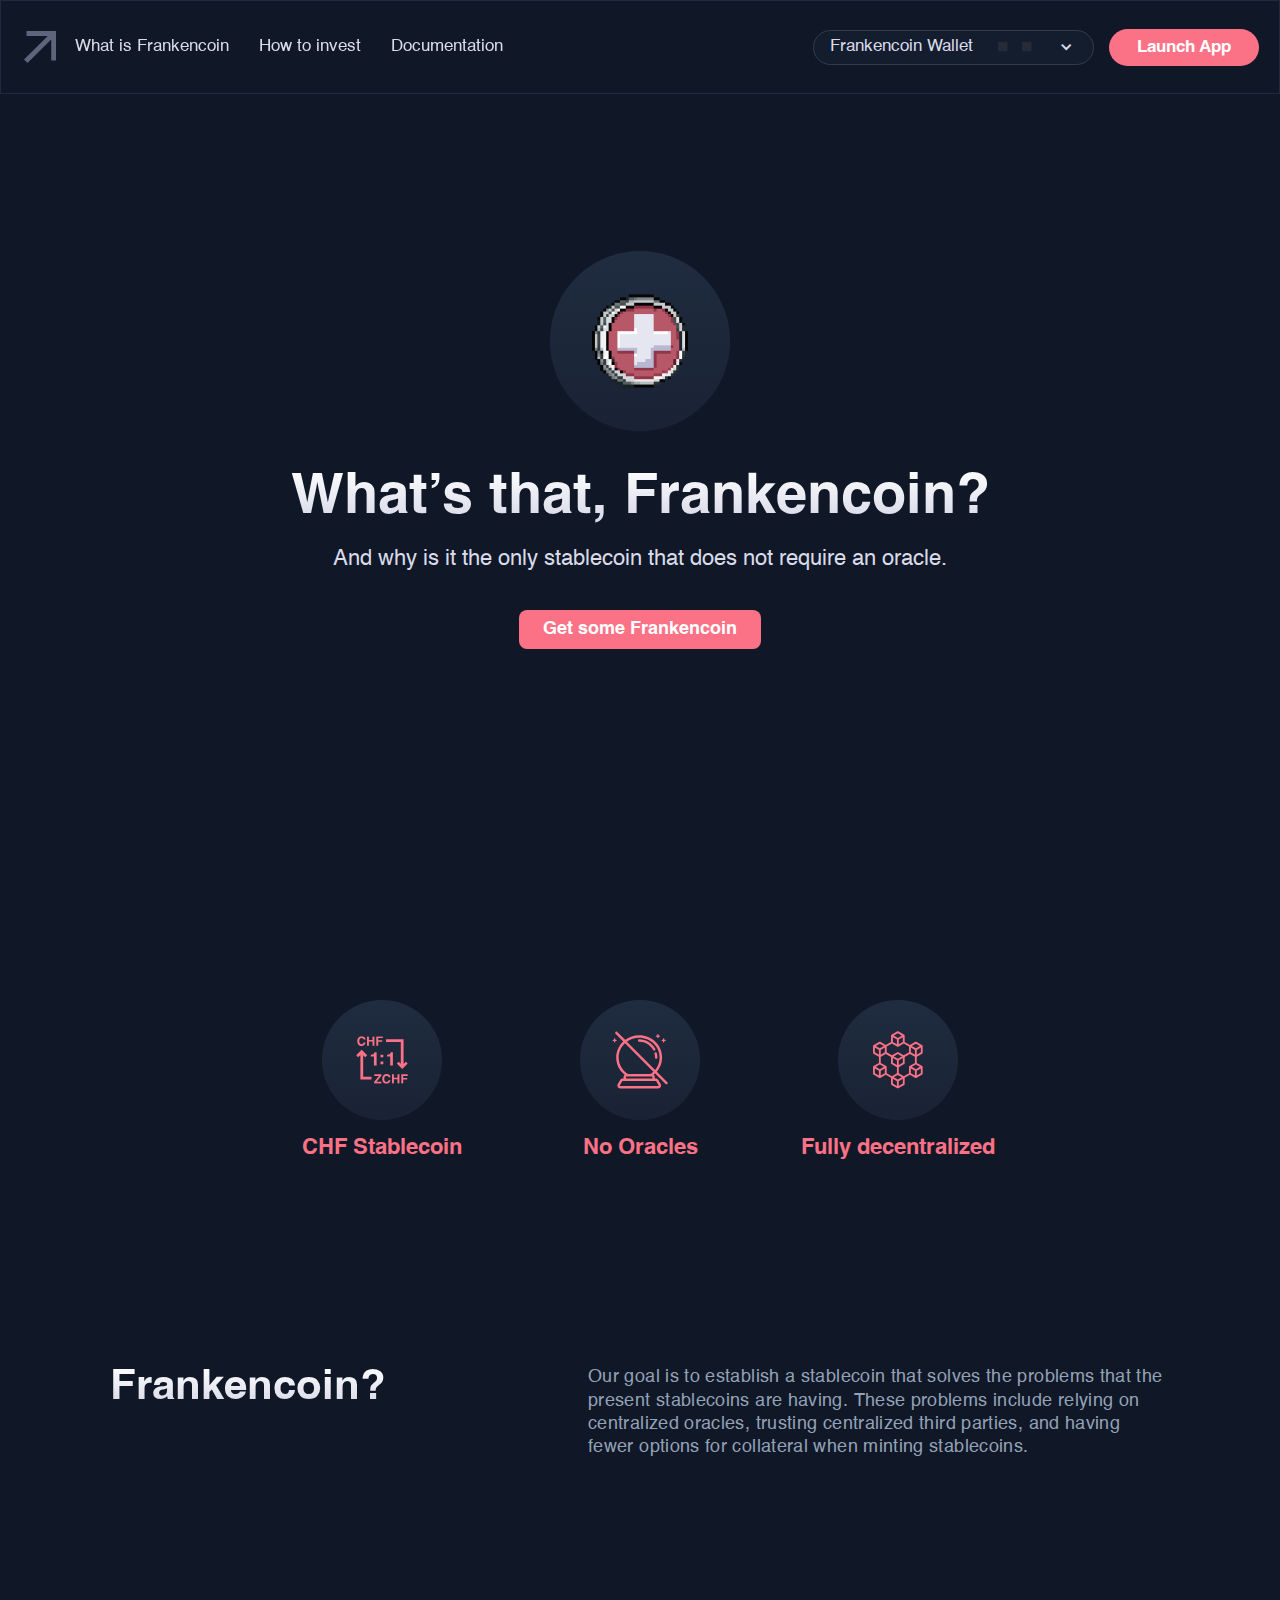
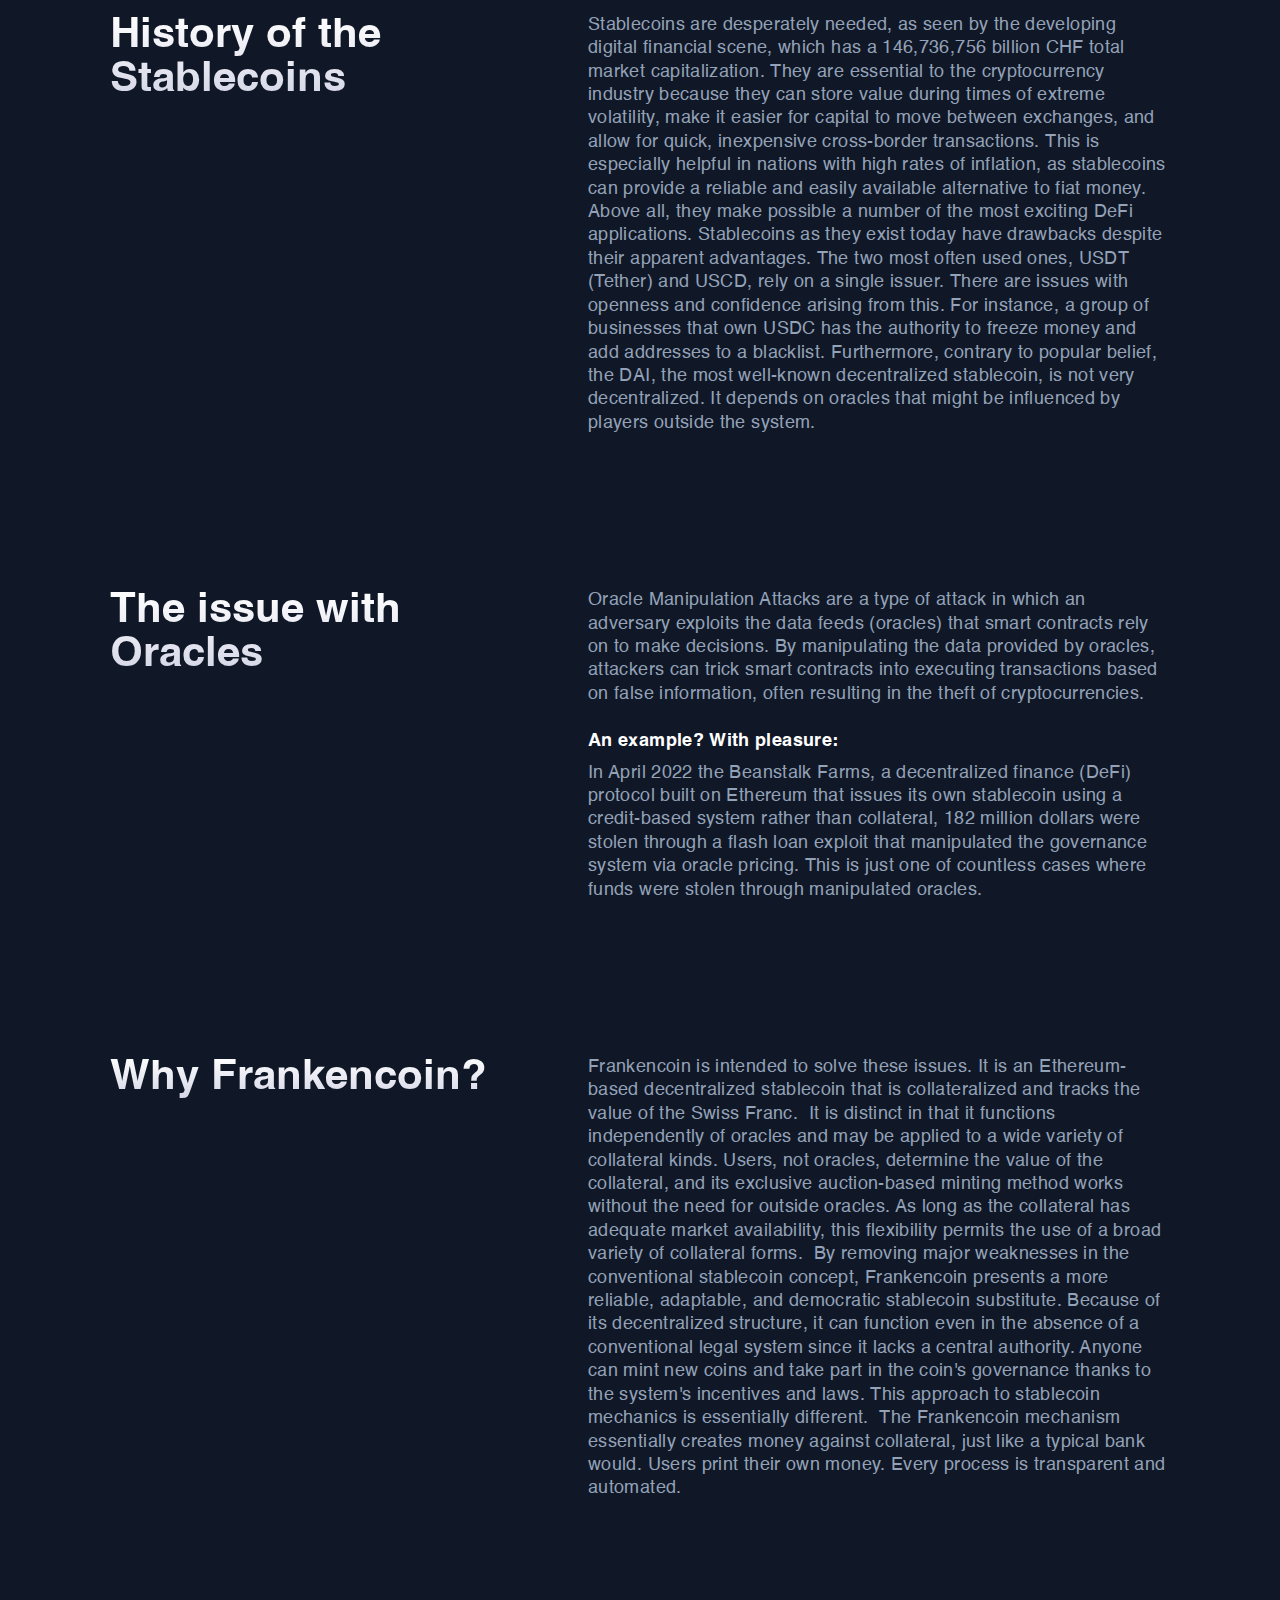
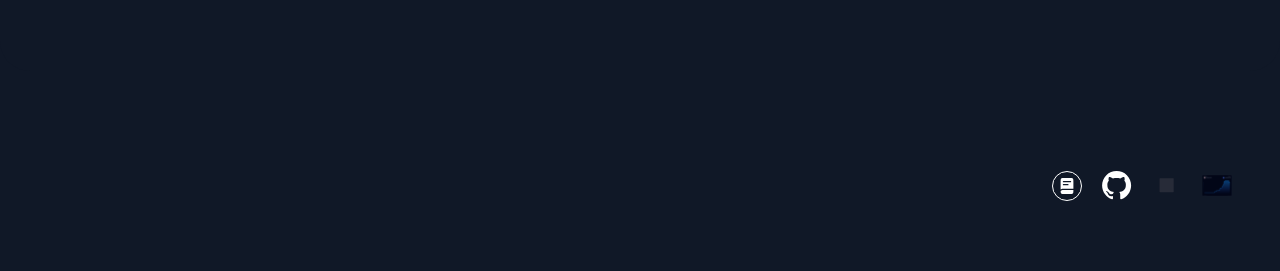
<file: what-is-frankencoin.html>
<!DOCTYPE html><!--  This site was created in Webflow. https://www.webflow.com  --><!--  Last Published: Wed Jun 05 2024 17:19:03 GMT+0000 (Coordinated Universal Time)  -->
<html data-wf-page="665f09d8b3aea1e9640d9da6" data-wf-site="664f5a4ba692bc7c72904d94">
<head>
  <meta charset="utf-8">
  <title>What is Frankencoin</title>
  <meta content="What is Frankencoin" property="og:title">
  <meta content="What is Frankencoin" property="twitter:title">
  <meta content="width=device-width, initial-scale=1" name="viewport">
  <meta content="Webflow" name="generator">
  <link href="css/normalize.css" rel="stylesheet" type="text/css">
  <link href="css/webflow.css" rel="stylesheet" type="text/css">
  <link href="css/frankencoin-com.webflow.css" rel="stylesheet" type="text/css">
  <script type="text/javascript">!function(o,c){var n=c.documentElement,t=" w-mod-";n.className+=t+"js",("ontouchstart"in o||o.DocumentTouch&&c instanceof DocumentTouch)&&(n.className+=t+"touch")}(window,document);</script>
  <link href="images/favicon.png" rel="shortcut icon" type="image/x-icon">
  <link href="images/webclip.png" rel="apple-touch-icon">
</head>
<body class="body">
  <div data-animation="default" data-collapse="medium" data-duration="200" data-easing="linear" data-easing2="linear" data-doc-height="1" role="banner" class="navbar w-nav">
    <nav class="container-5 w-container">
      <div class="div-block">
        <a href="#top" class="brand w-nav-brand">
          <div class="frankencoin-logo-6"><img src="images/Frankencoin-Logo-m.png" loading="lazy" alt="" class="image-4"><img width="34.38548278808594" height="33.333335876464844" alt="" src="images/Vectors-Wrapper.svg" loading="lazy" class="vectors-wrapper-179"></div>
        </a>
        <nav role="navigation" class="nav-menu w-nav-menu">
          <div class="div-block-3">
            <a href="#" class="nav-link w-nav-link">What is Frankencoin</a>
            <a href="#" class="nav-link w-nav-link">How to invest</a>
            <a href="https://docs.frankencoin.com/" target="_blank" class="nav-link w-nav-link">Documentation</a>
          </div>
          <div class="frame-427322506"><img src="images/Vectors-Wrapper_36.svg" loading="lazy" width="350" height="100" alt="" class="vectors-wrapper-195"></div>
          <div class="frame-427322504">
            <div class="appstore-links-2">
              <div class="text-70">Download the Frankencoin App</div>
              <div class="frame-427322507">
                <div class="row-21">
                  <div class="button-secondary-2">
                    <a href="https://apps.apple.com/de/app/frankencoin-wallet/id6480348701" target="_blank" class="link-block-2 w-inline-block"><img src="images/Vectors-Wrapper_39.svg" loading="lazy" width="13.017324447631836" height="16" alt="" class="vectors-wrapper-196">
                      <div class="text-72">APP STORE</div>
                    </a>
                  </div>
                  <div class="button-secondary-2">
                    <a href="https://play.google.com/store/apps/details?id=swiss.dfx.frankencoin_wallet" target="_blank" class="link-block-2 w-inline-block"><img src="images/Vectors-Wrapper_37.svg" loading="lazy" width="13.017324447631836" height="16" alt="" class="vectors-wrapper-196">
                      <div class="text-72">Google play<br></div>
                    </a>
                  </div>
                </div>
                <div class="row-21">
                  <div class="button-secondary-2">
                    <a href="https://github.com/DFXswiss/frankencoin-wallet/releases/" target="_blank" class="link-block-2 w-inline-block"><img src="images/Vectors-Wrapper_40.svg" loading="lazy" width="13.017324447631836" height="16" alt="" class="vectors-wrapper-196">
                      <div class="text-72">Android Apk<br></div>
                    </a>
                  </div>
                  <div class="button-secondary-2">
                    <a href="https://apps.apple.com/de/app/frankencoin-wallet/id6480348701" target="_blank" class="link-block-2 w-inline-block"><img src="images/Vectors-Wrapper_39.svg" loading="lazy" width="13.017324447631836" height="16" alt="" class="vectors-wrapper-196">
                      <div class="text-72">MAC OS<br></div>
                    </a>
                  </div>
                </div>
                <div class="row-21">
                  <div class="button-secondary-2">
                    <a href="https://github.com/DFXswiss/frankencoin-wallet/releases/" target="_blank" class="link-block-2 w-inline-block"><img src="images/uillinux.svg" loading="lazy" width="13.017324447631836" height="16" alt="" class="vectors-wrapper-196">
                      <div class="text-72">Linux<br></div>
                    </a>
                  </div>
                  <div class="button-secondary-2">
                    <a href="https://github.com/DFXswiss/frankencoin-wallet/releases/" target="_blank" class="link-block-2 w-inline-block"><img src="images/Vectors-Wrapper_38.svg" loading="lazy" width="13.017324447631836" height="16" alt="" class="vectors-wrapper-196">
                      <div class="text-72">Windows<br></div>
                    </a>
                  </div>
                </div>
                <div class="row-21">
                  <div class="button-secondary-2">
                    <a href="https://apps.apple.com/de/app/testflight/id899247664" target="_blank" class="link-block-2 w-inline-block"><img src="images/Vectors-Wrapper_41.svg" loading="lazy" width="13.017324447631836" height="16" alt="" class="vectors-wrapper-196">
                      <div class="text-72">Testflight<br></div>
                    </a>
                  </div>
                </div>
              </div>
            </div>
          </div>
          <div class="left-10">
            <div data-hover="false" data-delay="0" class="dropdown-2 w-dropdown">
              <div class="button-secondary w-dropdown-toggle">
                <div class="div-block-2">
                  <div class="text-block-2">Frankencoin Wallet</div>
                  <div class="icons-3"><img width="20" height="20" alt="" src="images/Vectors-Wrapper_1.svg" loading="lazy" class="vectors-wrapper-70"><img width="20" height="20" alt="" src="images/Vectors-Wrapper_2.svg" loading="lazy" class="vectors-wrapper-70"></div>
                </div>
                <div class="icon-17 w-icon-dropdown-toggle"></div>
              </div>
              <nav class="dropdown-list-2 w-dropdown-list">
                <div>
                  <div class="popover-ex">
                    <div class="frame-427322507">
                      <div class="row-21">
                        <div class="button-secondary-2">
                          <a href="https://apps.apple.com/de/app/frankencoin-wallet/id6480348701" target="_blank" class="link-block-2 w-inline-block"><img src="images/Vectors-Wrapper_39.svg" loading="lazy" width="13.017324447631836" height="16" alt="" class="vectors-wrapper-196">
                            <div class="text-72">APP STORE</div>
                          </a>
                        </div>
                        <div class="button-secondary-2">
                          <a href="https://play.google.com/store/apps/details?id=swiss.dfx.frankencoin_wallet" target="_blank" class="link-block-2 w-inline-block"><img src="images/Vectors-Wrapper_37.svg" loading="lazy" width="13.017324447631836" height="16" alt="" class="vectors-wrapper-196">
                            <div class="text-72">Google play<br></div>
                          </a>
                        </div>
                      </div>
                      <div class="row-21">
                        <div class="button-secondary-2">
                          <a href="https://github.com/DFXswiss/frankencoin-wallet/releases/" target="_blank" class="link-block-2 w-inline-block"><img src="images/Vectors-Wrapper_40.svg" loading="lazy" width="13.017324447631836" height="16" alt="" class="vectors-wrapper-196">
                            <div class="text-72">Android Apk<br></div>
                          </a>
                        </div>
                        <div class="button-secondary-2">
                          <a href="https://apps.apple.com/de/app/frankencoin-wallet/id6480348701" target="_blank" class="link-block-2 w-inline-block"><img src="images/Vectors-Wrapper_39.svg" loading="lazy" width="13.017324447631836" height="16" alt="" class="vectors-wrapper-196">
                            <div class="text-72">MAC OS<br></div>
                          </a>
                        </div>
                      </div>
                      <div class="row-21">
                        <div class="button-secondary-2">
                          <a href="https://github.com/DFXswiss/frankencoin-wallet/releases/" target="_blank" class="link-block-2 w-inline-block"><img src="images/uillinux.svg" loading="lazy" width="13.017324447631836" height="16" alt="" class="vectors-wrapper-196">
                            <div class="text-72">Linux<br></div>
                          </a>
                        </div>
                        <div class="button-secondary-2">
                          <a href="https://github.com/DFXswiss/frankencoin-wallet/releases/" target="_blank" class="link-block-2 w-inline-block"><img src="images/Vectors-Wrapper_38.svg" loading="lazy" width="13.017324447631836" height="16" alt="" class="vectors-wrapper-196">
                            <div class="text-72">Windows<br></div>
                          </a>
                        </div>
                      </div>
                      <div class="row-21">
                        <div class="button-secondary-2">
                          <a href="https://apps.apple.com/de/app/testflight/id899247664" target="_blank" class="link-block-2 w-inline-block"><img src="images/Vectors-Wrapper_41.svg" loading="lazy" width="13.017324447631836" height="16" alt="" class="vectors-wrapper-196">
                            <div class="text-72">Testflight<br></div>
                          </a>
                        </div>
                      </div>
                    </div>
                  </div>
                </div>
              </nav>
            </div>
            <a href="https://app.frankencoin.com/" target="_blank" class="primary-button-2 w-button"><span class="text-span">Launch App</span></a>
          </div>
        </nav>
      </div>
      <div data-w-id="2b7abfe0-8140-9b99-8910-c0f8d0bed480" class="menu-button w-nav-button">
        <div data-w-id="0590f904-93ea-a2b6-e12d-a0d83b04dfc5" data-is-ix2-target="1" data-animation-type="lottie" data-src="documents/Hamburger-menu.json" data-loop="0" data-direction="1" data-autoplay="0" data-renderer="svg" data-default-duration="2" data-duration="0" data-ix2-initial-state="0"></div>
      </div>
    </nav>
  </div>
  <section class="section">
    <div class="w-layout-blockcontainer hero whatisfrankecoin w-container">
      <div class="icon-19"><img src="images/Vectors-Wrapper_45.svg" loading="lazy" width="180" height="180" alt="" class="vectors-wrapper-1500"><img src="images/WhatisFrankencoinLogo.png" loading="lazy" width="110" alt="" class="image-7"></div>
      <div class="headline-50">
        <div class="what-s-that-frankencoin">What’s that, Frankencoin? </div>
        <div class="frame-427322514">
          <div class="text-77">Аnd why is it the only stablecoin that does not require an oracle.</div>
        </div>
      </div>
      <a href="#" class="basic-button primary-button-2">
        <div class="learn-more-4">Get some Frankencoin</div>
      </a>
    </div>
  </section>
  <section class="section">
    <div class="w-layout-blockcontainer features w-container">
      <div class="w-layout-grid grid-5">
        <div id="w-node-_28d41290-aead-495e-efe9-48226021198d-640d9da6" class="feature">
          <div class="icon-20"><img src="images/Vectors-Wrapper_46.svg" loading="lazy" width="120" height="120" alt="" class="vectors-wrapper-1501">
            <div class="stablecoin-3"><img src="images/Vectors-Wrapper_47.svg" loading="lazy" width="61.62167739868164" height="57.192447662353516" alt="" class="vectors-wrapper-1502"></div>
          </div>
          <div class="caption-14">CHF Stablecoin</div>
        </div>
        <div id="w-node-_5b3a663c-1c9b-7f3a-828d-a20da750d1c8-640d9da6" class="feature-2">
          <div class="icon-21"><img src="images/Vectors-Wrapper_46.svg" loading="lazy" width="120" height="120" alt="" class="vectors-wrapper-1503">
            <div class="stablecoin-4"><img src="images/magic-ball.svg" loading="lazy" width="56.352439880371094" height="57.919715881347656" alt="" class="vectors-wrapper-1504"></div>
          </div>
          <div class="caption-14">No Oracles</div>
        </div>
        <div id="w-node-_777a3b93-c432-7487-2f15-115a8aa670ce-640d9da6" class="feature-3">
          <div class="icon-22"><img src="images/Vectors-Wrapper_46.svg" loading="lazy" width="120" height="120" alt="" class="vectors-wrapper-1505">
            <div class="decentralized"><img src="images/Kub2.svg" loading="lazy" width="50.66666793823242" height="58.20650100708008" alt="" class="vectors-wrapper-1506"></div>
          </div>
          <div class="caption-14">Fully decentralized</div>
        </div>
      </div>
    </div>
  </section>
  <section class="section">
    <div class="w-layout-blockcontainer container w-container">
      <div class="inner-container">
        <div class="wrapper-3">
          <div class="title">
            <div class="headline-51">Frankencoin?</div>
          </div>
          <div class="right-10">
            <div class="text-78">
              <div class="features-paragraph">Our goal is to establish a stablecoin that solves the problems that the present stablecoins are having. These problems include relying on centralized oracles, trusting centralized third parties, and having fewer options for collateral when minting stablecoins.</div>
            </div>
          </div>
        </div>
      </div>
      <div class="inner-container">
        <div class="wrapper-3">
          <div class="title">
            <div class="headline-51">History of the Stablecoins</div>
          </div>
          <div class="text-79">
            <div class="features-paragraph">Stablecoins are desperately needed, as seen by the developing digital financial scene, which has a 146,736,756 billion CHF total market capitalization. They are essential to the cryptocurrency industry because they can store value during times of extreme volatility, make it easier for capital to move between exchanges, and allow for quick, inexpensive cross-border transactions. This is especially helpful in nations with high rates of inflation, as stablecoins can provide a reliable and easily available alternative to fiat money. Above all, they make possible a number of the most exciting DeFi applications.
              Stablecoins as they exist today have drawbacks despite their apparent advantages. The two most often used ones, USDT (Tether) and USCD, rely on a single issuer. There are issues with openness and confidence arising from this. For instance, a group of businesses that own USDC has the authority to freeze money and add addresses to a blacklist. Furthermore, contrary to popular belief, the DAI, the most well-known decentralized stablecoin, is not very decentralized. It depends on oracles that might be influenced by players outside the system.</div>
          </div>
        </div>
      </div>
      <div class="inner-container">
        <div class="wrapper-3">
          <div class="title">
            <div class="headline-51">The issue with Oracles</div>
          </div>
          <div class="text-80">
            <div class="features-paragraph">Oracle Manipulation Attacks are a type of attack in which an adversary exploits the data feeds (oracles) that smart contracts rely on to make decisions. By manipulating the data provided by oracles, attackers can trick smart contracts into executing transactions based on false information, often resulting in the theft of cryptocurrencies.</div>
            <div class="p2">
              <div class="features-paragraph bold">An example? With pleasure:</div>
              <div class="features-paragraph">In April 2022 the Beanstalk Farms, a decentralized finance (DeFi) protocol built on Ethereum that issues its own stablecoin using a credit-based system rather than collateral, 182 million dollars were stolen through a flash loan exploit that manipulated the governance system via oracle pricing.
                This is just one of countless cases where funds were stolen through manipulated oracles.</div>
            </div>
          </div>
        </div>
      </div>
      <div class="inner-container">
        <div class="wrapper-3">
          <div class="title">
            <div class="headline-51">Why Frankencoin?</div>
          </div>
          <div class="text-81">
            <div class="features-paragraph">Frankencoin is intended to solve these issues. It is an Ethereum-based decentralized stablecoin that is collateralized and tracks the value of the Swiss Franc.  It is distinct in that it functions independently of oracles and may be applied to a wide variety of collateral kinds. Users, not oracles, determine the value of the collateral, and its exclusive auction-based minting method works without the need for outside oracles. As long as the collateral has adequate market availability, this flexibility permits the use of a broad variety of collateral forms.  By removing major weaknesses in the conventional stablecoin concept, Frankencoin presents a more reliable, adaptable, and democratic stablecoin substitute. Because of its decentralized structure, it can function even in the absence of a conventional legal system since it lacks a central authority. Anyone can mint new coins and take part in the coin&#x27;s governance thanks to the system&#x27;s incentives and laws. This approach to stablecoin mechanics is essentially different.  The Frankencoin mechanism essentially creates money against collateral, just like a typical bank would. Users print their own money. Every process is transparent and automated.</div>
          </div>
        </div>
      </div>
    </div>
  </section>
  <section class="footer">
    <div class="row-17">
      <div class="left-11">
        <a href="#" class="link-block-4 w-inline-block"></a>
      </div>
      <div class="frame-427322472">
        <div class="w-layout-grid grid-4">
          <a id="w-node-_946b646b-a7e9-7f72-a662-0f88abd79e10-8da2ee41" href="https://docs.frankencoin.com/" target="_blank" class="w-inline-block"><img src="images/Docs-icon-1.svg" loading="lazy" width="50.991180419921875" height="32" alt="" class="vectors-wrapper-76"></a>
          <a id="w-node-b967b3d9-d7a8-d2b1-874d-31cd5e62b40f-8da2ee41" href="https://github.com/Frankencoin-ZCHF/Frankencoin/" target="_blank" class="w-inline-block"><img src="images/Social-icon-github.svg" loading="lazy" width="50.991180419921875" height="32" alt="" class="vectors-wrapper-76"></a>
          <a id="w-node-_946b646b-a7e9-7f72-a662-0f88abd79e12-8da2ee41" href="https://x.com/frankencoinzchf" target="_blank" class="w-inline-block"><img src="images/Vectors-Wrapper_3.svg" loading="lazy" width="29.991178512573242" height="29.99117660522461" alt="" class="vectors-wrapper-77"></a>
          <a id="w-node-_946b646b-a7e9-7f72-a662-0f88abd79e14-8da2ee41" href="https://t.me/frankencoinzchf" target="_blank" class="w-inline-block"><img src="images/Vectors-Wrapper_4.svg" loading="lazy" width="29.991178512573242" height="29.99117660522461" alt="" class="vectors-wrapper-77"></a>
        </div>
      </div>
    </div>
  </section>
  <script src="https://d3e54v103j8qbb.cloudfront.net/js/jquery-3.5.1.min.dc5e7f18c8.js?site=664f5a4ba692bc7c72904d94" type="text/javascript" integrity="sha256-9/aliU8dGd2tb6OSsuzixeV4y/faTqgFtohetphbbj0=" crossorigin="anonymous"></script>
  <script src="js/webflow.js" type="text/javascript"></script>
</body>
</html>
</file>
<file: css/webflow.css>
@font-face {
  font-family: 'webflow-icons';
  src: url("[data-uri]") format('truetype');
  font-weight: normal;
  font-style: normal;
}
[class^="w-icon-"],
[class*=" w-icon-"] {
  /* use !important to prevent issues with browser extensions that change fonts */
  font-family: 'webflow-icons' !important;
  speak: none;
  font-style: normal;
  font-weight: normal;
  font-variant: normal;
  text-transform: none;
  line-height: 1;
  /* Better Font Rendering =========== */
  -webkit-font-smoothing: antialiased;
  -moz-osx-font-smoothing: grayscale;
}
.w-icon-slider-right:before {
  content: "\e600";
}
.w-icon-slider-left:before {
  content: "\e601";
}
.w-icon-nav-menu:before {
  content: "\e602";
}
.w-icon-arrow-down:before,
.w-icon-dropdown-toggle:before {
  content: "\e603";
}
.w-icon-file-upload-remove:before {
  content: "\e900";
}
.w-icon-file-upload-icon:before {
  content: "\e903";
}
* {
  -webkit-box-sizing: border-box;
  -moz-box-sizing: border-box;
  box-sizing: border-box;
}
html {
  height: 100%;
}
body {
  margin: 0;
  min-height: 100%;
  background-color: #fff;
  font-family: Arial, sans-serif;
  font-size: 14px;
  line-height: 20px;
  color: #333;
}
img {
  max-width: 100%;
  vertical-align: middle;
  display: inline-block;
}
html.w-mod-touch * {
  background-attachment: scroll !important;
}
.w-block {
  display: block;
}
.w-inline-block {
  max-width: 100%;
  display: inline-block;
}
.w-clearfix:before,
.w-clearfix:after {
  content: " ";
  display: table;
  grid-column-start: 1;
  grid-row-start: 1;
  grid-column-end: 2;
  grid-row-end: 2;
}
.w-clearfix:after {
  clear: both;
}
.w-hidden {
  display: none;
}
.w-button {
  display: inline-block;
  padding: 9px 15px;
  background-color: #3898EC;
  color: white;
  border: 0;
  line-height: inherit;
  text-decoration: none;
  cursor: pointer;
  border-radius: 0;
}
input.w-button {
  -webkit-appearance: button;
}
html[data-w-dynpage] [data-w-cloak] {
  color: transparent !important;
}
.w-code-block {
  margin: unset;
}
pre.w-code-block code {
  all: inherit;
}
.w-webflow-badge,
.w-webflow-badge * {
  position: static;
  left: auto;
  top: auto;
  right: auto;
  bottom: auto;
  z-index: auto;
  display: block;
  visibility: visible;
  overflow: visible;
  overflow-x: visible;
  overflow-y: visible;
  box-sizing: border-box;
  width: auto;
  height: auto;
  max-height: none;
  max-width: none;
  min-height: 0;
  min-width: 0;
  margin: 0;
  padding: 0;
  float: none;
  clear: none;
  border: 0 none transparent;
  border-radius: 0;
  background: none;
  background-image: none;
  background-position: 0% 0%;
  background-size: auto auto;
  background-repeat: repeat;
  background-origin: padding-box;
  background-clip: border-box;
  background-attachment: scroll;
  background-color: transparent;
  box-shadow: none;
  opacity: 1;
  transform: none;
  transition: none;
  direction: ltr;
  font-family: inherit;
  font-weight: inherit;
  color: inherit;
  font-size: inherit;
  line-height: inherit;
  font-style: inherit;
  font-variant: inherit;
  text-align: inherit;
  letter-spacing: inherit;
  text-decoration: inherit;
  text-indent: 0;
  text-transform: inherit;
  list-style-type: disc;
  text-shadow: none;
  font-smoothing: auto;
  vertical-align: baseline;
  cursor: inherit;
  white-space: inherit;
  word-break: normal;
  word-spacing: normal;
  word-wrap: normal;
}
.w-webflow-badge {
  position: fixed !important;
  display: inline-block !important;
  visibility: visible !important;
  z-index: 2147483647 !important;
  top: auto !important;
  right: 12px !important;
  bottom: 12px !important;
  left: auto !important;
  color: #aaadb0 !important;
  background-color: #fff !important;
  border-radius: 3px !important;
  padding: 6px !important;
  font-size: 12px !important;
  opacity: 1 !important;
  line-height: 14px !important;
  text-decoration: none !important;
  transform: none !important;
  margin: 0 !important;
  width: auto !important;
  height: auto !important;
  overflow: visible !important;
  white-space: nowrap;
  box-shadow: 0 0 0 1px rgba(0, 0, 0, 0.1), 0px 1px 3px rgba(0, 0, 0, 0.1);
  cursor: pointer;
}
.w-webflow-badge > img {
  display: inline-block !important;
  visibility: visible !important;
  opacity: 1 !important;
  vertical-align: middle !important;
}
h1,
h2,
h3,
h4,
h5,
h6 {
  font-weight: bold;
  margin-bottom: 10px;
}
h1 {
  font-size: 38px;
  line-height: 44px;
  margin-top: 20px;
}
h2 {
  font-size: 32px;
  line-height: 36px;
  margin-top: 20px;
}
h3 {
  font-size: 24px;
  line-height: 30px;
  margin-top: 20px;
}
h4 {
  font-size: 18px;
  line-height: 24px;
  margin-top: 10px;
}
h5 {
  font-size: 14px;
  line-height: 20px;
  margin-top: 10px;
}
h6 {
  font-size: 12px;
  line-height: 18px;
  margin-top: 10px;
}
p {
  margin-top: 0;
  margin-bottom: 10px;
}
blockquote {
  margin: 0 0 10px 0;
  padding: 10px 20px;
  border-left: 5px solid #E2E2E2;
  font-size: 18px;
  line-height: 22px;
}
figure {
  margin: 0;
  margin-bottom: 10px;
}
figcaption {
  margin-top: 5px;
  text-align: center;
}
ul,
ol {
  margin-top: 0px;
  margin-bottom: 10px;
  padding-left: 40px;
}
.w-list-unstyled {
  padding-left: 0;
  list-style: none;
}
.w-embed:before,
.w-embed:after {
  content: " ";
  display: table;
  grid-column-start: 1;
  grid-row-start: 1;
  grid-column-end: 2;
  grid-row-end: 2;
}
.w-embed:after {
  clear: both;
}
.w-video {
  width: 100%;
  position: relative;
  padding: 0;
}
.w-video iframe,
.w-video object,
.w-video embed {
  position: absolute;
  top: 0;
  left: 0;
  width: 100%;
  height: 100%;
  border: none;
}
fieldset {
  padding: 0;
  margin: 0;
  border: 0;
}
button,
[type='button'],
[type='reset'] {
  border: 0;
  cursor: pointer;
  -webkit-appearance: button;
}
.w-form {
  margin: 0 0 15px;
}
.w-form-done {
  display: none;
  padding: 20px;
  text-align: center;
  background-color: #dddddd;
}
.w-form-fail {
  display: none;
  margin-top: 10px;
  padding: 10px;
  background-color: #ffdede;
}
label {
  display: block;
  margin-bottom: 5px;
  font-weight: bold;
}
.w-input,
.w-select {
  display: block;
  width: 100%;
  height: 38px;
  padding: 8px 12px;
  margin-bottom: 10px;
  font-size: 14px;
  line-height: 1.42857143;
  color: #333333;
  vertical-align: middle;
  background-color: #ffffff;
  border: 1px solid #cccccc;
}
.w-input:-moz-placeholder,
.w-select:-moz-placeholder {
  color: #999;
}
.w-input::-moz-placeholder,
.w-select::-moz-placeholder {
  color: #999;
  opacity: 1;
}
.w-input::-webkit-input-placeholder,
.w-select::-webkit-input-placeholder {
  color: #999;
}
.w-input:focus,
.w-select:focus {
  border-color: #3898EC;
  outline: 0;
}
.w-input[disabled],
.w-select[disabled],
.w-input[readonly],
.w-select[readonly],
fieldset[disabled] .w-input,
fieldset[disabled] .w-select {
  cursor: not-allowed;
}
.w-input[disabled]:not(.w-input-disabled),
.w-select[disabled]:not(.w-input-disabled),
.w-input[readonly],
.w-select[readonly],
fieldset[disabled]:not(.w-input-disabled) .w-input,
fieldset[disabled]:not(.w-input-disabled) .w-select {
  background-color: #eeeeee;
}
textarea.w-input,
textarea.w-select {
  height: auto;
}
.w-select {
  background-color: #f3f3f3;
}
.w-select[multiple] {
  height: auto;
}
.w-form-label {
  display: inline-block;
  cursor: pointer;
  font-weight: normal;
  margin-bottom: 0px;
}
.w-radio {
  display: block;
  margin-bottom: 5px;
  padding-left: 20px;
}
.w-radio:before,
.w-radio:after {
  content: " ";
  display: table;
  grid-column-start: 1;
  grid-row-start: 1;
  grid-column-end: 2;
  grid-row-end: 2;
}
.w-radio:after {
  clear: both;
}
.w-radio-input {
  margin: 4px 0 0;
  line-height: normal;
  float: left;
  margin-left: -20px;
}
.w-radio-input {
  margin-top: 3px;
}
.w-file-upload {
  display: block;
  margin-bottom: 10px;
}
.w-file-upload-input {
  width: 0.1px;
  height: 0.1px;
  opacity: 0;
  overflow: hidden;
  position: absolute;
  z-index: -100;
}
.w-file-upload-default,
.w-file-upload-uploading,
.w-file-upload-success {
  display: inline-block;
  color: #333333;
}
.w-file-upload-error {
  display: block;
  margin-top: 10px;
}
.w-file-upload-default.w-hidden,
.w-file-upload-uploading.w-hidden,
.w-file-upload-error.w-hidden,
.w-file-upload-success.w-hidden {
  display: none;
}
.w-file-upload-uploading-btn {
  display: flex;
  font-size: 14px;
  font-weight: normal;
  cursor: pointer;
  margin: 0;
  padding: 8px 12px;
  border: 1px solid #cccccc;
  background-color: #fafafa;
}
.w-file-upload-file {
  display: flex;
  flex-grow: 1;
  justify-content: space-between;
  margin: 0;
  padding: 8px 9px 8px 11px;
  border: 1px solid #cccccc;
  background-color: #fafafa;
}
.w-file-upload-file-name {
  font-size: 14px;
  font-weight: normal;
  display: block;
}
.w-file-remove-link {
  margin-top: 3px;
  margin-left: 10px;
  width: auto;
  height: auto;
  padding: 3px;
  display: block;
  cursor: pointer;
}
.w-icon-file-upload-remove {
  margin: auto;
  font-size: 10px;
}
.w-file-upload-error-msg {
  display: inline-block;
  color: #ea384c;
  padding: 2px 0;
}
.w-file-upload-info {
  display: inline-block;
  line-height: 38px;
  padding: 0 12px;
}
.w-file-upload-label {
  display: inline-block;
  font-size: 14px;
  font-weight: normal;
  cursor: pointer;
  margin: 0;
  padding: 8px 12px;
  border: 1px solid #cccccc;
  background-color: #fafafa;
}
.w-icon-file-upload-icon,
.w-icon-file-upload-uploading {
  display: inline-block;
  margin-right: 8px;
  width: 20px;
}
.w-icon-file-upload-uploading {
  height: 20px;
}
.w-container {
  margin-left: auto;
  margin-right: auto;
  max-width: 940px;
}
.w-container:before,
.w-container:after {
  content: " ";
  display: table;
  grid-column-start: 1;
  grid-row-start: 1;
  grid-column-end: 2;
  grid-row-end: 2;
}
.w-container:after {
  clear: both;
}
.w-container .w-row {
  margin-left: -10px;
  margin-right: -10px;
}
.w-row:before,
.w-row:after {
  content: " ";
  display: table;
  grid-column-start: 1;
  grid-row-start: 1;
  grid-column-end: 2;
  grid-row-end: 2;
}
.w-row:after {
  clear: both;
}
.w-row .w-row {
  margin-left: 0;
  margin-right: 0;
}
.w-col {
  position: relative;
  float: left;
  width: 100%;
  min-height: 1px;
  padding-left: 10px;
  padding-right: 10px;
}
.w-col .w-col {
  padding-left: 0;
  padding-right: 0;
}
.w-col-1 {
  width: 8.33333333%;
}
.w-col-2 {
  width: 16.66666667%;
}
.w-col-3 {
  width: 25%;
}
.w-col-4 {
  width: 33.33333333%;
}
.w-col-5 {
  width: 41.66666667%;
}
.w-col-6 {
  width: 50%;
}
.w-col-7 {
  width: 58.33333333%;
}
.w-col-8 {
  width: 66.66666667%;
}
.w-col-9 {
  width: 75%;
}
.w-col-10 {
  width: 83.33333333%;
}
.w-col-11 {
  width: 91.66666667%;
}
.w-col-12 {
  width: 100%;
}
.w-hidden-main {
  display: none !important;
}
@media screen and (max-width: 991px) {
  .w-container {
    max-width: 728px;
  }
  .w-hidden-main {
    display: inherit !important;
  }
  .w-hidden-medium {
    display: none !important;
  }
  .w-col-medium-1 {
    width: 8.33333333%;
  }
  .w-col-medium-2 {
    width: 16.66666667%;
  }
  .w-col-medium-3 {
    width: 25%;
  }
  .w-col-medium-4 {
    width: 33.33333333%;
  }
  .w-col-medium-5 {
    width: 41.66666667%;
  }
  .w-col-medium-6 {
    width: 50%;
  }
  .w-col-medium-7 {
    width: 58.33333333%;
  }
  .w-col-medium-8 {
    width: 66.66666667%;
  }
  .w-col-medium-9 {
    width: 75%;
  }
  .w-col-medium-10 {
    width: 83.33333333%;
  }
  .w-col-medium-11 {
    width: 91.66666667%;
  }
  .w-col-medium-12 {
    width: 100%;
  }
  .w-col-stack {
    width: 100%;
    left: auto;
    right: auto;
  }
}
@media screen and (max-width: 767px) {
  .w-hidden-main {
    display: inherit !important;
  }
  .w-hidden-medium {
    display: inherit !important;
  }
  .w-hidden-small {
    display: none !important;
  }
  .w-row,
  .w-container .w-row {
    margin-left: 0;
    margin-right: 0;
  }
  .w-col {
    width: 100%;
    left: auto;
    right: auto;
  }
  .w-col-small-1 {
    width: 8.33333333%;
  }
  .w-col-small-2 {
    width: 16.66666667%;
  }
  .w-col-small-3 {
    width: 25%;
  }
  .w-col-small-4 {
    width: 33.33333333%;
  }
  .w-col-small-5 {
    width: 41.66666667%;
  }
  .w-col-small-6 {
    width: 50%;
  }
  .w-col-small-7 {
    width: 58.33333333%;
  }
  .w-col-small-8 {
    width: 66.66666667%;
  }
  .w-col-small-9 {
    width: 75%;
  }
  .w-col-small-10 {
    width: 83.33333333%;
  }
  .w-col-small-11 {
    width: 91.66666667%;
  }
  .w-col-small-12 {
    width: 100%;
  }
}
@media screen and (max-width: 479px) {
  .w-container {
    max-width: none;
  }
  .w-hidden-main {
    display: inherit !important;
  }
  .w-hidden-medium {
    display: inherit !important;
  }
  .w-hidden-small {
    display: inherit !important;
  }
  .w-hidden-tiny {
    display: none !important;
  }
  .w-col {
    width: 100%;
  }
  .w-col-tiny-1 {
    width: 8.33333333%;
  }
  .w-col-tiny-2 {
    width: 16.66666667%;
  }
  .w-col-tiny-3 {
    width: 25%;
  }
  .w-col-tiny-4 {
    width: 33.33333333%;
  }
  .w-col-tiny-5 {
    width: 41.66666667%;
  }
  .w-col-tiny-6 {
    width: 50%;
  }
  .w-col-tiny-7 {
    width: 58.33333333%;
  }
  .w-col-tiny-8 {
    width: 66.66666667%;
  }
  .w-col-tiny-9 {
    width: 75%;
  }
  .w-col-tiny-10 {
    width: 83.33333333%;
  }
  .w-col-tiny-11 {
    width: 91.66666667%;
  }
  .w-col-tiny-12 {
    width: 100%;
  }
}
.w-widget {
  position: relative;
}
.w-widget-map {
  width: 100%;
  height: 400px;
}
.w-widget-map label {
  width: auto;
  display: inline;
}
.w-widget-map img {
  max-width: inherit;
}
.w-widget-map .gm-style-iw {
  text-align: center;
}
.w-widget-map .gm-style-iw > button {
  display: none !important;
}
.w-widget-twitter {
  overflow: hidden;
}
.w-widget-twitter-count-shim {
  display: inline-block;
  vertical-align: top;
  position: relative;
  width: 28px;
  height: 20px;
  text-align: center;
  background: white;
  border: #758696 solid 1px;
  border-radius: 3px;
}
.w-widget-twitter-count-shim * {
  pointer-events: none;
  -webkit-user-select: none;
  -moz-user-select: none;
  -ms-user-select: none;
  user-select: none;
}
.w-widget-twitter-count-shim .w-widget-twitter-count-inner {
  position: relative;
  font-size: 15px;
  line-height: 12px;
  text-align: center;
  color: #999;
  font-family: serif;
}
.w-widget-twitter-count-shim .w-widget-twitter-count-clear {
  position: relative;
  display: block;
}
.w-widget-twitter-count-shim.w--large {
  width: 36px;
  height: 28px;
}
.w-widget-twitter-count-shim.w--large .w-widget-twitter-count-inner {
  font-size: 18px;
  line-height: 18px;
}
.w-widget-twitter-count-shim:not(.w--vertical) {
  margin-left: 5px;
  margin-right: 8px;
}
.w-widget-twitter-count-shim:not(.w--vertical).w--large {
  margin-left: 6px;
}
.w-widget-twitter-count-shim:not(.w--vertical):before,
.w-widget-twitter-count-shim:not(.w--vertical):after {
  top: 50%;
  left: 0;
  border: solid transparent;
  content: ' ';
  height: 0;
  width: 0;
  position: absolute;
  pointer-events: none;
}
.w-widget-twitter-count-shim:not(.w--vertical):before {
  border-color: rgba(117, 134, 150, 0);
  border-right-color: #5d6c7b;
  border-width: 4px;
  margin-left: -9px;
  margin-top: -4px;
}
.w-widget-twitter-count-shim:not(.w--vertical).w--large:before {
  border-width: 5px;
  margin-left: -10px;
  margin-top: -5px;
}
.w-widget-twitter-count-shim:not(.w--vertical):after {
  border-color: rgba(255, 255, 255, 0);
  border-right-color: white;
  border-width: 4px;
  margin-left: -8px;
  margin-top: -4px;
}
.w-widget-twitter-count-shim:not(.w--vertical).w--large:after {
  border-width: 5px;
  margin-left: -9px;
  margin-top: -5px;
}
.w-widget-twitter-count-shim.w--vertical {
  width: 61px;
  height: 33px;
  margin-bottom: 8px;
}
.w-widget-twitter-count-shim.w--vertical:before,
.w-widget-twitter-count-shim.w--vertical:after {
  top: 100%;
  left: 50%;
  border: solid transparent;
  content: ' ';
  height: 0;
  width: 0;
  position: absolute;
  pointer-events: none;
}
.w-widget-twitter-count-shim.w--vertical:before {
  border-color: rgba(117, 134, 150, 0);
  border-top-color: #5d6c7b;
  border-width: 5px;
  margin-left: -5px;
}
.w-widget-twitter-count-shim.w--vertical:after {
  border-color: rgba(255, 255, 255, 0);
  border-top-color: white;
  border-width: 4px;
  margin-left: -4px;
}
.w-widget-twitter-count-shim.w--vertical .w-widget-twitter-count-inner {
  font-size: 18px;
  line-height: 22px;
}
.w-widget-twitter-count-shim.w--vertical.w--large {
  width: 76px;
}
.w-background-video {
  position: relative;
  overflow: hidden;
  height: 500px;
  color: white;
}
.w-background-video > video {
  background-size: cover;
  background-position: 50% 50%;
  position: absolute;
  margin: auto;
  width: 100%;
  height: 100%;
  right: -100%;
  bottom: -100%;
  top: -100%;
  left: -100%;
  object-fit: cover;
  z-index: -100;
}
.w-background-video > video::-webkit-media-controls-start-playback-button {
  display: none !important;
  -webkit-appearance: none;
}
.w-background-video--control {
  position: absolute;
  bottom: 1em;
  right: 1em;
  background-color: transparent;
  padding: 0;
}
.w-background-video--control > [hidden] {
  display: none !important;
}
.w-slider {
  position: relative;
  height: 300px;
  text-align: center;
  background: #dddddd;
  clear: both;
  -webkit-tap-highlight-color: rgba(0, 0, 0, 0);
  tap-highlight-color: rgba(0, 0, 0, 0);
}
.w-slider-mask {
  position: relative;
  display: block;
  overflow: hidden;
  z-index: 1;
  left: 0;
  right: 0;
  height: 100%;
  white-space: nowrap;
}
.w-slide {
  position: relative;
  display: inline-block;
  vertical-align: top;
  width: 100%;
  height: 100%;
  white-space: normal;
  text-align: left;
}
.w-slider-nav {
  position: absolute;
  z-index: 2;
  top: auto;
  right: 0;
  bottom: 0;
  left: 0;
  margin: auto;
  padding-top: 10px;
  height: 40px;
  text-align: center;
  -webkit-tap-highlight-color: rgba(0, 0, 0, 0);
  tap-highlight-color: rgba(0, 0, 0, 0);
}
.w-slider-nav.w-round > div {
  border-radius: 100%;
}
.w-slider-nav.w-num > div {
  width: auto;
  height: auto;
  padding: 0.2em 0.5em;
  font-size: inherit;
  line-height: inherit;
}
.w-slider-nav.w-shadow > div {
  box-shadow: 0 0 3px rgba(51, 51, 51, 0.4);
}
.w-slider-nav-invert {
  color: #fff;
}
.w-slider-nav-invert > div {
  background-color: rgba(34, 34, 34, 0.4);
}
.w-slider-nav-invert > div.w-active {
  background-color: #222;
}
.w-slider-dot {
  position: relative;
  display: inline-block;
  width: 1em;
  height: 1em;
  background-color: rgba(255, 255, 255, 0.4);
  cursor: pointer;
  margin: 0 3px 0.5em;
  transition: background-color 100ms, color 100ms;
}
.w-slider-dot.w-active {
  background-color: #fff;
}
.w-slider-dot:focus {
  outline: none;
  box-shadow: 0px 0px 0px 2px #fff;
}
.w-slider-dot:focus.w-active {
  box-shadow: none;
}
.w-slider-arrow-left,
.w-slider-arrow-right {
  position: absolute;
  width: 80px;
  top: 0;
  right: 0;
  bottom: 0;
  left: 0;
  margin: auto;
  cursor: pointer;
  overflow: hidden;
  color: white;
  font-size: 40px;
  -webkit-tap-highlight-color: rgba(0, 0, 0, 0);
  tap-highlight-color: rgba(0, 0, 0, 0);
  -webkit-user-select: none;
  -moz-user-select: none;
  -ms-user-select: none;
  user-select: none;
}
.w-slider-arrow-left [class^='w-icon-'],
.w-slider-arrow-right [class^='w-icon-'],
.w-slider-arrow-left [class*=' w-icon-'],
.w-slider-arrow-right [class*=' w-icon-'] {
  position: absolute;
}
.w-slider-arrow-left:focus,
.w-slider-arrow-right:focus {
  outline: 0;
}
.w-slider-arrow-left {
  z-index: 3;
  right: auto;
}
.w-slider-arrow-right {
  z-index: 4;
  left: auto;
}
.w-icon-slider-left,
.w-icon-slider-right {
  top: 0;
  right: 0;
  bottom: 0;
  left: 0;
  margin: auto;
  width: 1em;
  height: 1em;
}
.w-slider-aria-label {
  border: 0;
  clip: rect(0 0 0 0);
  height: 1px;
  margin: -1px;
  overflow: hidden;
  padding: 0;
  position: absolute;
  width: 1px;
}
.w-slider-force-show {
  display: block !important;
}
.w-dropdown {
  display: inline-block;
  position: relative;
  text-align: left;
  margin-left: auto;
  margin-right: auto;
  z-index: 900;
}
.w-dropdown-btn,
.w-dropdown-toggle,
.w-dropdown-link {
  position: relative;
  vertical-align: top;
  text-decoration: none;
  color: #222222;
  padding: 20px;
  text-align: left;
  margin-left: auto;
  margin-right: auto;
  white-space: nowrap;
}
.w-dropdown-toggle {
  -webkit-user-select: none;
  -moz-user-select: none;
  -ms-user-select: none;
  user-select: none;
  display: inline-block;
  cursor: pointer;
  padding-right: 40px;
}
.w-dropdown-toggle:focus {
  outline: 0;
}
.w-icon-dropdown-toggle {
  position: absolute;
  top: 0;
  right: 0;
  bottom: 0;
  margin: auto;
  margin-right: 20px;
  width: 1em;
  height: 1em;
}
.w-dropdown-list {
  position: absolute;
  background: #dddddd;
  display: none;
  min-width: 100%;
}
.w-dropdown-list.w--open {
  display: block;
}
.w-dropdown-link {
  padding: 10px 20px;
  display: block;
  color: #222222;
}
.w-dropdown-link.w--current {
  color: #0082f3;
}
.w-dropdown-link:focus {
  outline: 0;
}
@media screen and (max-width: 767px) {
  .w-nav-brand {
    padding-left: 10px;
  }
}
/**
 * ## Note
 * Safari (on both iOS and OS X) does not handle viewport units (vh, vw) well.
 * For example percentage units do not work on descendants of elements that
 * have any dimensions expressed in viewport units. It also doesn’t handle them at
 * all in `calc()`.
 */
/**
 * Wrapper around all lightbox elements
 *
 * 1. Since the lightbox can receive focus, IE also gives it an outline.
 * 2. Fixes flickering on Chrome when a transition is in progress
 *    underneath the lightbox.
 */
.w-lightbox-backdrop {
  cursor: auto;
  font-style: normal;
  letter-spacing: normal;
  list-style: disc;
  text-indent: 0;
  text-shadow: none;
  text-transform: none;
  visibility: visible;
  white-space: normal;
  word-break: normal;
  word-spacing: normal;
  word-wrap: normal;
  position: fixed;
  top: 0;
  right: 0;
  bottom: 0;
  left: 0;
  color: #fff;
  font-family: "Helvetica Neue", Helvetica, Ubuntu, "Segoe UI", Verdana, sans-serif;
  font-size: 17px;
  line-height: 1.2;
  font-weight: 300;
  text-align: center;
  background: rgba(0, 0, 0, 0.9);
  z-index: 2000;
  outline: 0;
  /* 1 */
  opacity: 0;
  -webkit-user-select: none;
  -moz-user-select: none;
  -webkit-tap-highlight-color: transparent;
  -webkit-transform: translate(0, 0);
  /* 2 */
}
/**
 * Neat trick to bind the rubberband effect to our canvas instead of the whole
 * document on iOS. It also prevents a bug that causes the document underneath to scroll.
 */
.w-lightbox-backdrop,
.w-lightbox-container {
  height: 100%;
  overflow: auto;
  -webkit-overflow-scrolling: touch;
}
.w-lightbox-content {
  position: relative;
  height: 100vh;
  overflow: hidden;
}
.w-lightbox-view {
  position: absolute;
  width: 100vw;
  height: 100vh;
  opacity: 0;
}
.w-lightbox-view:before {
  content: "";
  height: 100vh;
}
/* .w-lightbox-content */
.w-lightbox-group,
.w-lightbox-group .w-lightbox-view,
.w-lightbox-group .w-lightbox-view:before {
  height: 86vh;
}
.w-lightbox-frame,
.w-lightbox-view:before {
  display: inline-block;
  vertical-align: middle;
}
/*
 * 1. Remove default margin set by user-agent on the <figure> element.
 */
.w-lightbox-figure {
  position: relative;
  margin: 0;
  /* 1 */
}
.w-lightbox-group .w-lightbox-figure {
  cursor: pointer;
}
/**
 * IE adds image dimensions as width and height attributes on the IMG tag,
 * but we need both width and height to be set to auto to enable scaling.
 */
.w-lightbox-img {
  width: auto;
  height: auto;
  max-width: none;
}
/**
 * 1. Reset if style is set by user on "All Images"
 */
.w-lightbox-image {
  display: block;
  float: none;
  /* 1 */
  max-width: 100vw;
  max-height: 100vh;
}
.w-lightbox-group .w-lightbox-image {
  max-height: 86vh;
}
.w-lightbox-caption {
  position: absolute;
  right: 0;
  bottom: 0;
  left: 0;
  padding: 0.5em 1em;
  background: rgba(0, 0, 0, 0.4);
  text-align: left;
  text-overflow: ellipsis;
  white-space: nowrap;
  overflow: hidden;
}
.w-lightbox-embed {
  position: absolute;
  top: 0;
  right: 0;
  bottom: 0;
  left: 0;
  width: 100%;
  height: 100%;
}
.w-lightbox-control {
  position: absolute;
  top: 0;
  width: 4em;
  background-size: 24px;
  background-repeat: no-repeat;
  background-position: center;
  cursor: pointer;
  -webkit-transition: all 0.3s;
  transition: all 0.3s;
}
.w-lightbox-left {
  display: none;
  bottom: 0;
  left: 0;
  /* <svg xmlns="http://www.w3.org/2000/svg" viewBox="-20 0 24 40" width="24" height="40"><g transform="rotate(45)"><path d="m0 0h5v23h23v5h-28z" opacity=".4"/><path d="m1 1h3v23h23v3h-26z" fill="#fff"/></g></svg> */
  background-image: url("[data-uri]");
}
.w-lightbox-right {
  display: none;
  right: 0;
  bottom: 0;
  /* <svg xmlns="http://www.w3.org/2000/svg" viewBox="-4 0 24 40" width="24" height="40"><g transform="rotate(45)"><path d="m0-0h28v28h-5v-23h-23z" opacity=".4"/><path d="m1 1h26v26h-3v-23h-23z" fill="#fff"/></g></svg> */
  background-image: url("[data-uri]");
}
/*
 * Without specifying the with and height inside the SVG, all versions of IE render the icon too small.
 * The bug does not seem to manifest itself if the elements are tall enough such as the above arrows.
 * (http://stackoverflow.com/questions/16092114/background-size-differs-in-internet-explorer)
 */
.w-lightbox-close {
  right: 0;
  height: 2.6em;
  /* <svg xmlns="http://www.w3.org/2000/svg" viewBox="-4 0 18 17" width="18" height="17"><g transform="rotate(45)"><path d="m0 0h7v-7h5v7h7v5h-7v7h-5v-7h-7z" opacity=".4"/><path d="m1 1h7v-7h3v7h7v3h-7v7h-3v-7h-7z" fill="#fff"/></g></svg> */
  background-image: url("[data-uri]");
  background-size: 18px;
}
/**
 * 1. All IE versions add extra space at the bottom without this.
 */
.w-lightbox-strip {
  position: absolute;
  bottom: 0;
  left: 0;
  right: 0;
  padding: 0 1vh;
  line-height: 0;
  /* 1 */
  white-space: nowrap;
  overflow-x: auto;
  overflow-y: hidden;
}
/*
 * 1. We use content-box to avoid having to do `width: calc(10vh + 2vw)`
 *    which doesn’t work in Safari anyway.
 * 2. Chrome renders images pixelated when switching to GPU. Making sure
 *    the parent is also rendered on the GPU (by setting translate3d for
 *    example) fixes this behavior.
 */
.w-lightbox-item {
  display: inline-block;
  width: 10vh;
  padding: 2vh 1vh;
  box-sizing: content-box;
  /* 1 */
  cursor: pointer;
  -webkit-transform: translate3d(0, 0, 0);
  /* 2 */
}
.w-lightbox-active {
  opacity: 0.3;
}
.w-lightbox-thumbnail {
  position: relative;
  height: 10vh;
  background: #222;
  overflow: hidden;
}
.w-lightbox-thumbnail-image {
  position: absolute;
  top: 0;
  left: 0;
}
.w-lightbox-thumbnail .w-lightbox-tall {
  top: 50%;
  width: 100%;
  -webkit-transform: translate(0, -50%);
  transform: translate(0, -50%);
}
.w-lightbox-thumbnail .w-lightbox-wide {
  left: 50%;
  height: 100%;
  -webkit-transform: translate(-50%, 0);
  transform: translate(-50%, 0);
}
/*
 * Spinner
 *
 * Absolute pixel values are used to avoid rounding errors that would cause
 * the white spinning element to be misaligned with the track.
 */
.w-lightbox-spinner {
  position: absolute;
  top: 50%;
  left: 50%;
  box-sizing: border-box;
  width: 40px;
  height: 40px;
  margin-top: -20px;
  margin-left: -20px;
  border: 5px solid rgba(0, 0, 0, 0.4);
  border-radius: 50%;
  -webkit-animation: spin 0.8s infinite linear;
  animation: spin 0.8s infinite linear;
}
.w-lightbox-spinner:after {
  content: "";
  position: absolute;
  top: -4px;
  right: -4px;
  bottom: -4px;
  left: -4px;
  border: 3px solid transparent;
  border-bottom-color: #fff;
  border-radius: 50%;
}
/*
 * Utility classes
 */
.w-lightbox-hide {
  display: none;
}
.w-lightbox-noscroll {
  overflow: hidden;
}
@media (min-width: 768px) {
  .w-lightbox-content {
    height: 96vh;
    margin-top: 2vh;
  }
  .w-lightbox-view,
  .w-lightbox-view:before {
    height: 96vh;
  }
  /* .w-lightbox-content */
  .w-lightbox-group,
  .w-lightbox-group .w-lightbox-view,
  .w-lightbox-group .w-lightbox-view:before {
    height: 84vh;
  }
  .w-lightbox-image {
    max-width: 96vw;
    max-height: 96vh;
  }
  .w-lightbox-group .w-lightbox-image {
    max-width: 82.3vw;
    max-height: 84vh;
  }
  .w-lightbox-left,
  .w-lightbox-right {
    display: block;
    opacity: 0.5;
  }
  .w-lightbox-close {
    opacity: 0.8;
  }
  .w-lightbox-control:hover {
    opacity: 1;
  }
}
.w-lightbox-inactive,
.w-lightbox-inactive:hover {
  opacity: 0;
}
.w-richtext:before,
.w-richtext:after {
  content: " ";
  display: table;
  grid-column-start: 1;
  grid-row-start: 1;
  grid-column-end: 2;
  grid-row-end: 2;
}
.w-richtext:after {
  clear: both;
}
.w-richtext[contenteditable="true"]:before,
.w-richtext[contenteditable="true"]:after {
  white-space: initial;
}
.w-richtext ol,
.w-richtext ul {
  overflow: hidden;
}
.w-richtext .w-richtext-figure-selected.w-richtext-figure-type-video div:after,
.w-richtext .w-richtext-figure-selected[data-rt-type="video"] div:after {
  outline: 2px solid #2895f7;
}
.w-richtext .w-richtext-figure-selected.w-richtext-figure-type-image div,
.w-richtext .w-richtext-figure-selected[data-rt-type="image"] div {
  outline: 2px solid #2895f7;
}
.w-richtext figure.w-richtext-figure-type-video > div:after,
.w-richtext figure[data-rt-type="video"] > div:after {
  content: '';
  position: absolute;
  display: none;
  left: 0;
  top: 0;
  right: 0;
  bottom: 0;
}
.w-richtext figure {
  position: relative;
  max-width: 60%;
}
.w-richtext figure > div:before {
  cursor: default!important;
}
.w-richtext figure img {
  width: 100%;
}
.w-richtext figure figcaption.w-richtext-figcaption-placeholder {
  opacity: 0.6;
}
.w-richtext figure div {
  /* fix incorrectly sized selection border in the data manager */
  font-size: 0px;
  color: transparent;
}
.w-richtext figure.w-richtext-figure-type-image,
.w-richtext figure[data-rt-type="image"] {
  display: table;
}
.w-richtext figure.w-richtext-figure-type-image > div,
.w-richtext figure[data-rt-type="image"] > div {
  display: inline-block;
}
.w-richtext figure.w-richtext-figure-type-image > figcaption,
.w-richtext figure[data-rt-type="image"] > figcaption {
  display: table-caption;
  caption-side: bottom;
}
.w-richtext figure.w-richtext-figure-type-video,
.w-richtext figure[data-rt-type="video"] {
  width: 60%;
  height: 0;
}
.w-richtext figure.w-richtext-figure-type-video iframe,
.w-richtext figure[data-rt-type="video"] iframe {
  position: absolute;
  top: 0;
  left: 0;
  width: 100%;
  height: 100%;
}
.w-richtext figure.w-richtext-figure-type-video > div,
.w-richtext figure[data-rt-type="video"] > div {
  width: 100%;
}
.w-richtext figure.w-richtext-align-center {
  margin-right: auto;
  margin-left: auto;
  clear: both;
}
.w-richtext figure.w-richtext-align-center.w-richtext-figure-type-image > div,
.w-richtext figure.w-richtext-align-center[data-rt-type="image"] > div {
  max-width: 100%;
}
.w-richtext figure.w-richtext-align-normal {
  clear: both;
}
.w-richtext figure.w-richtext-align-fullwidth {
  width: 100%;
  max-width: 100%;
  text-align: center;
  clear: both;
  display: block;
  margin-right: auto;
  margin-left: auto;
}
.w-richtext figure.w-richtext-align-fullwidth > div {
  display: inline-block;
  /* padding-bottom is used for aspect ratios in video figures
      we want the div to inherit that so hover/selection borders in the designer-canvas
      fit right*/
  padding-bottom: inherit;
}
.w-richtext figure.w-richtext-align-fullwidth > figcaption {
  display: block;
}
.w-richtext figure.w-richtext-align-floatleft {
  float: left;
  margin-right: 15px;
  clear: none;
}
.w-richtext figure.w-richtext-align-floatright {
  float: right;
  margin-left: 15px;
  clear: none;
}
.w-nav {
  position: relative;
  background: #dddddd;
  z-index: 1000;
}
.w-nav:before,
.w-nav:after {
  content: " ";
  display: table;
  grid-column-start: 1;
  grid-row-start: 1;
  grid-column-end: 2;
  grid-row-end: 2;
}
.w-nav:after {
  clear: both;
}
.w-nav-brand {
  position: relative;
  float: left;
  text-decoration: none;
  color: #333333;
}
.w-nav-link {
  position: relative;
  display: inline-block;
  vertical-align: top;
  text-decoration: none;
  color: #222222;
  padding: 20px;
  text-align: left;
  margin-left: auto;
  margin-right: auto;
}
.w-nav-link.w--current {
  color: #0082f3;
}
.w-nav-menu {
  position: relative;
  float: right;
}
[data-nav-menu-open] {
  display: block !important;
  position: absolute;
  top: 100%;
  left: 0;
  right: 0;
  background: #C8C8C8;
  text-align: center;
  overflow: visible;
  min-width: 200px;
}
.w--nav-link-open {
  display: block;
  position: relative;
}
.w-nav-overlay {
  position: absolute;
  overflow: hidden;
  display: none;
  top: 100%;
  left: 0;
  right: 0;
  width: 100%;
}
.w-nav-overlay [data-nav-menu-open] {
  top: 0;
}
.w-nav[data-animation="over-left"] .w-nav-overlay {
  width: auto;
}
.w-nav[data-animation="over-left"] .w-nav-overlay,
.w-nav[data-animation="over-left"] [data-nav-menu-open] {
  right: auto;
  z-index: 1;
  top: 0;
}
.w-nav[data-animation="over-right"] .w-nav-overlay {
  width: auto;
}
.w-nav[data-animation="over-right"] .w-nav-overlay,
.w-nav[data-animation="over-right"] [data-nav-menu-open] {
  left: auto;
  z-index: 1;
  top: 0;
}
.w-nav-button {
  position: relative;
  float: right;
  padding: 18px;
  font-size: 24px;
  display: none;
  cursor: pointer;
  -webkit-tap-highlight-color: rgba(0, 0, 0, 0);
  tap-highlight-color: rgba(0, 0, 0, 0);
  -webkit-user-select: none;
  -moz-user-select: none;
  -ms-user-select: none;
  user-select: none;
}
.w-nav-button:focus {
  outline: 0;
}
.w-nav-button.w--open {
  background-color: #C8C8C8;
  color: white;
}
.w-nav[data-collapse="all"] .w-nav-menu {
  display: none;
}
.w-nav[data-collapse="all"] .w-nav-button {
  display: block;
}
.w--nav-dropdown-open {
  display: block;
}
.w--nav-dropdown-toggle-open {
  display: block;
}
.w--nav-dropdown-list-open {
  position: static;
}
@media screen and (max-width: 991px) {
  .w-nav[data-collapse="medium"] .w-nav-menu {
    display: none;
  }
  .w-nav[data-collapse="medium"] .w-nav-button {
    display: block;
  }
}
@media screen and (max-width: 767px) {
  .w-nav[data-collapse="small"] .w-nav-menu {
    display: none;
  }
  .w-nav[data-collapse="small"] .w-nav-button {
    display: block;
  }
  .w-nav-brand {
    padding-left: 10px;
  }
}
@media screen and (max-width: 479px) {
  .w-nav[data-collapse="tiny"] .w-nav-menu {
    display: none;
  }
  .w-nav[data-collapse="tiny"] .w-nav-button {
    display: block;
  }
}
.w-tabs {
  position: relative;
}
.w-tabs:before,
.w-tabs:after {
  content: " ";
  display: table;
  grid-column-start: 1;
  grid-row-start: 1;
  grid-column-end: 2;
  grid-row-end: 2;
}
.w-tabs:after {
  clear: both;
}
.w-tab-menu {
  position: relative;
}
.w-tab-link {
  position: relative;
  display: inline-block;
  vertical-align: top;
  text-decoration: none;
  padding: 9px 30px;
  text-align: left;
  cursor: pointer;
  color: #222222;
  background-color: #dddddd;
}
.w-tab-link.w--current {
  background-color: #C8C8C8;
}
.w-tab-link:focus {
  outline: 0;
}
.w-tab-content {
  position: relative;
  display: block;
  overflow: hidden;
}
.w-tab-pane {
  position: relative;
  display: none;
}
.w--tab-active {
  display: block;
}
@media screen and (max-width: 479px) {
  .w-tab-link {
    display: block;
  }
}
.w-ix-emptyfix:after {
  content: "";
}
@keyframes spin {
  0% {
    transform: rotate(0deg);
  }
  100% {
    transform: rotate(360deg);
  }
}
.w-dyn-empty {
  padding: 10px;
  background-color: #dddddd;
}
.w-dyn-hide {
  display: none !important;
}
.w-dyn-bind-empty {
  display: none !important;
}
.w-condition-invisible {
  display: none !important;
}
.wf-layout-layout {
  display: grid;
}
.w-code-component > * {
  height: 100%;
  width: 100%;
  position: absolute;
  top: 0;
  left: 0;
}
</file>
<file: css/frankencoin-v2.webflow.css>
:root {
  --font--body-2-stronger-desktop: "Avenir Black 900", sans-serif;
  --font--body-2-desktop: "Avenir Book 400", sans-serif;
  --gray--30: #ced1da;
  --brand-colors--anthracite: #272b38;
  --font--button-l: "Avenir Heavy 900", sans-serif;
  --white: white;
  --font-size--button-l: 16px;
  --5: #f7f7f9;
  --blue-pallet--blue-50: #0f80f0;
  --brand-colors--swiss-blue: #0f80f0;
  --10: #eff0f3;
  --brand-colorccs--titan-gray: #5d647b;
  --font-size--body-2-desktop: 16px;
  --line-height--body-2-desktop: 23px;
  --font--body-1-desktop: "Avenir Book 400", sans-serif;
  --gray--75: #5d647b;
  --font-size--body-1-desktop: 20px;
  --font--body-1-mobile: "Avenir Book 400", sans-serif;
  --font-size--body-1-mobile: 20px;
  --font--display-desktop: "Avenir Black 900", sans-serif;
  --brand-colors--deep-blue: #092f62;
  --font-size--display-desktop: 64px;
  --line-height--display-desktop: 70px;
  --font--display-mobile: "Avenir Black 900", sans-serif;
  --line-height--display-mobile: 46px;
  --font--subtitle-desktop: "Avenir Book 400", sans-serif;
  --font-size--subtitle-desktop: 16px;
  --font--title-1-desktop: "Avenir Black 900", sans-serif;
  --font-size--title-1-desktop: 32px;
  --font--title-3-desktop: "Avenir Heavy 900", sans-serif;
  --font-size--title-3-desktop: 20px;
  --line-height--subtitle-desktop: 21px;
  --font--large-title: "Avenir Black 900", sans-serif;
  --font-size--large-title: 48px;
  --font--large-title-mobile: "Avenir Black 900", sans-serif;
  --font-size--large-title-mobile: 38px;
  --font--title-2-desktop: "Avenir Black 900", sans-serif;
  --font-size--title-2-desktop: 26px;
  --font--body-1-stronger-mobile: "Avenir Heavy 900", sans-serif;
  --font-size--body-1-stronger-mobile: 20px;
  --gray--80: #4f566e;
  --line-height--body-1-desktop: 27px;
  --line-height--body-1-mobile: 26px;
  --font-size--body-2-stronger-desktop: 16px;
  --font--body-3-stronger-mobile: "Avenir Black 900", sans-serif;
  --font-size--body-3-stronger-mobile: 16px;
  --line-height--body-3-stronger-mobile: 20px;
  --gray--60: #8b92a8;
  --font--body-3-mobile: "Avenir Book 400", sans-serif;
  --font-size--body-3-mobile: 16px;
  --line-height--body-3-mobile: 20px;
  --gray--20: #dfe0e6;
  --font--xs: "Avenir Book 400", sans-serif;
  --font-size--xs: 12px;
  --font--xs-b: "Avenir Black 900", sans-serif;
  --font--sm-stronger: "Avenir Heavy 900", sans-serif;
  --font-size--sm-stronger: 14px;
  --gray--15: #e5e6eb;
  --font--body-1-stronger-desktop: "Avenir Black 900", sans-serif;
  --font-size--body-1-stronger-desktop: 20px;
  --line-height--body-1-stronger-desktop: 27px;
  --line-height--body-1-stronger-mobile: 26px;
  --line-height--title-1-desktop: 36px;
  --font--titel-1-mobile: "Avenir Black 900", sans-serif;
  --font-size--titel-1-mobile: 32px;
  --line-height--titel-1-mobile: 34px;
  --font-size--display-mobile: 42px;
  --brand-colors--titan-gray: #5d647b;
  --black: black;
  --button-corner-radius: 4px;
  --brand-colors--white: white;
  --line-height--body-2-stronger-desktop: 23px;
  --line-height--large-title-mobile: 38px;
  --neutral--foreground--on-brand--rest: #fff;
  --neutrals--neutral-900: #020617;
  --neutrals--neutral-100: #f9f9fb;
  --neutrals--neutral-650: #333e4c;
  --neutrals--neutral-770: #1a2536;
  --neutrals--neutral-200: #eeeef2;
  --neutrals--neutral-550: #6e7c90;
  --neutrals--neutral-300: #d9dbe9;
  --neutrals--neutral-600: #475569;
  --neutrals--neutral-500: #94a2b8;
  --neutrals--neutral-800: #101827;
  --neutrals--neutral-675: #283243;
  --neutrals--neutral-400: #b7bfd1;
  --neutrals--neutral-700: #1f2a3d;
  --paddings--l: 16px;
  --paddings--snudge: 6px;
  --paddings--s: 8px;
  --paddings--xs: 4px;
}

.w-layout-grid {
  grid-row-gap: 16px;
  grid-column-gap: 16px;
  grid-template-rows: auto auto;
  grid-template-columns: 1fr 1fr;
  grid-auto-columns: 1fr;
  display: grid;
}

.w-layout-blockcontainer {
  max-width: 940px;
  margin-left: auto;
  margin-right: auto;
  display: block;
}

.w-layout-vflex {
  flex-direction: column;
  align-items: flex-start;
  display: flex;
}

@media screen and (max-width: 991px) {
  .w-layout-blockcontainer {
    max-width: 728px;
  }
}

@media screen and (max-width: 767px) {
  .w-layout-blockcontainer {
    max-width: none;
  }
}

.nav-wrapper {
  grid-column-gap: 12px;
  grid-row-gap: 12px;
  justify-content: space-between;
  align-items: center;
  display: flex;
}

.text-wrapper-for-offset {
  flex: 0 auto;
  justify-content: center;
  align-items: center;
  height: 24px;
  padding-bottom: 2px;
  text-decoration: none;
  display: flex;
}

.navbar {
  background-color: #fff;
  border: 1px solid #eff0f3;
  border-radius: 0;
  width: 100%;
  height: 64px;
  padding: 12px 20px;
  position: fixed;
  top: 0;
  left: 0;
  right: 0;
}

.image {
  width: 100%;
  max-width: 170px;
  height: auto;
}

.button-text-container {
  grid-column-gap: 0px;
  flex: 0 auto;
  justify-content: center;
  align-items: center;
  height: auto;
  text-decoration: none;
  display: flex;
}

.nav-right {
  grid-column-gap: 16px;
  grid-row-gap: 16px;
  flex-flow: row;
  flex: 0 auto;
  grid-template-rows: auto auto;
  grid-template-columns: 1fr 1fr;
  grid-auto-columns: 1fr;
  justify-content: flex-end;
  align-items: center;
  width: 50%;
  display: flex;
}

.nav-left {
  justify-content: flex-start;
  align-items: center;
  width: 50%;
  height: auto;
  display: flex;
}

.button-text {
  font-family: var(--font--body-2-stronger-desktop);
  color: #fff;
  letter-spacing: .02em;
  margin-top: 0;
  margin-bottom: 0;
  font-size: 16px;
  font-weight: 900;
  line-height: 24px;
  text-decoration: none;
}

.nav-menu-2 {
  grid-column-gap: 0px;
  grid-row-gap: 0px;
  flex: none;
  justify-content: center;
  align-items: center;
  display: flex;
}

.brand-3, .brand-3.w--current {
  width: 100%;
  height: auto;
}

.container-large-3 {
  width: 100%;
  max-width: 100%;
  margin-left: auto;
  margin-right: auto;
  position: relative;
}

.nav-link-2 {
  font-family: var(--font--body-2-desktop);
  color: #272b38;
  padding: 8px 14px;
  font-size: 16px;
  line-height: 16px;
}

.nav-link-2:hover {
  color: #0f80f0;
}

.nav-link-2.w--current {
  color: #272b38;
}

.frame-427322438 {
  grid-row-gap: 10px;
  flex-direction: column;
  justify-content: flex-start;
  align-items: flex-start;
  width: 100%;
  text-decoration: none;
  display: none;
}

.frame-427322438._2 {
  display: none;
}

.nav-button-group {
  grid-column-gap: 12px;
  grid-row-gap: 12px;
  display: flex;
}

.frankencoin-button {
  grid-column-gap: 0px;
  background-color: var(--brand-colors--anthracite);
  font-family: var(--font--button-l);
  color: var(--white);
  font-size: var(--font-size--button-l);
  border-radius: 20px;
  flex: 0 auto;
  justify-content: center;
  align-items: center;
  min-width: 150px;
  height: 36px;
  padding: 8px 16px;
  text-decoration: none;
  transition: background-color .2s;
  display: flex;
}

.frankencoin-button:hover {
  background-color: #0f80f0;
}

.frankencoin-button.mobile, .div-block-5 {
  display: none;
}

.row-21 {
  grid-column-gap: 16px;
  flex: 0 auto;
  justify-content: flex-start;
  align-items: flex-start;
  width: 310px;
  text-decoration: none;
  display: flex;
}

.dropdown-list-2.w--open {
  background-color: var(--5);
  -webkit-backdrop-filter: blur(200px);
  backdrop-filter: blur(200px);
  border-radius: 13px;
  width: auto;
  height: auto;
  margin-top: 10px;
  padding: 20px;
  left: auto;
  right: -35.1172px;
  box-shadow: 0 8px 16px #00000024, 0 4px 4px #00000040;
}

.button-secondary-2 {
  grid-column-gap: 10px;
  border: 1px solid var(--brand-colors--anthracite);
  background-color: var(--blue-pallet--blue-50);
  border-radius: 8px;
  flex: 0 auto;
  justify-content: center;
  align-items: center;
  height: 35px;
  padding: 0;
  text-decoration: none;
  transition: background-color .2s;
  display: flex;
}

.button-secondary-2:hover {
  border-color: var(--brand-colors--swiss-blue);
  background-color: #0000;
}

.popover-ex {
  flex-direction: column;
  justify-content: flex-start;
  align-items: flex-start;
  text-decoration: none;
  display: flex;
}

.icons-3 {
  grid-column-gap: 4px;
  grid-row-gap: 4px;
  flex: 0 auto;
  justify-content: center;
  align-items: center;
  text-decoration: none;
  display: flex;
  position: relative;
}

.text-72 {
  color: var(--brand-colors--anthracite);
  text-align: left;
  text-transform: uppercase;
  flex-flow: row;
  flex: 0 auto;
  justify-content: flex-start;
  align-items: center;
  margin-top: 0;
  margin-bottom: 0;
  font-size: 14px;
  font-weight: 300;
  line-height: 128%;
  text-decoration: none;
  display: flex;
}

.vectors-wrapper-196 {
  object-fit: cover;
  justify-content: center;
  align-items: center;
  width: 13.0173px;
  height: 16px;
  text-decoration: none;
  display: flex;
}

.frame-427322507 {
  grid-row-gap: 12px;
  flex-direction: column;
  justify-content: flex-start;
  align-items: flex-start;
  text-decoration: none;
  display: flex;
}

.vectors-wrapper-70 {
  object-fit: cover;
  justify-content: center;
  align-items: center;
  width: 20px;
  height: 20px;
  text-decoration: none;
  display: flex;
}

.div-block-2 {
  grid-column-gap: 20px;
  grid-row-gap: 20px;
  justify-content: center;
  padding-right: 40px;
  display: flex;
}

.text-block-2 {
  color: #d9dbe9;
  font-size: 17px;
  font-weight: 400;
  display: none;
}

.icon-17 {
  color: #d9dbe9;
}

.link-block-2 {
  grid-column-gap: 10px;
  grid-row-gap: 10px;
  border: 1px solid var(--brand-colors--anthracite);
  border-radius: 4px;
  justify-content: flex-start;
  align-items: center;
  width: auto;
  height: 32px;
  padding: 8px 12px;
  text-decoration: none;
  display: flex;
}

.dropdown-2 {
  flex-flow: row;
  justify-content: center;
  align-items: flex-start;
  width: auto;
  display: block;
}

.button-secondary {
  grid-column-gap: 10px;
  background-color: #fff;
  border: 1px solid #333e4c;
  border-radius: 30px;
  flex: 0 auto;
  justify-content: center;
  align-items: center;
  height: auto;
  padding: 8px 16px;
  text-decoration: none;
  transition: background-color .2s;
  display: flex;
}

.button-secondary:hover {
  border-color: var(--blue-pallet--blue-50);
  background-color: #fff;
}

.grid {
  grid-template-rows: auto auto auto auto;
  grid-template-columns: minmax(160px, 1fr) minmax(160px, 1fr);
}

.dropdown-list-3.w--open {
  background-color: var(--10);
  border-radius: 13px;
  width: auto;
  height: auto;
  margin-top: 10px;
  padding: 20px;
  left: auto;
  right: -.1172px;
  box-shadow: 0 8px 16px #00000024, 0 4px 4px #00000040;
}

.button-outline-2 {
  grid-column-gap: 10px;
  border: 1px solid var(--brand-colors--anthracite);
  background-color: #0000;
  border-radius: 8px;
  flex: 0 auto;
  justify-content: center;
  align-items: center;
  height: 35px;
  padding: 0;
  text-decoration: none;
  transition: background-color .2s;
  display: flex;
}

.button-outline-2:hover {
  background-color: var(--white);
}

.text-73 {
  font-family: var(--font--body-2-desktop);
  color: var(--brand-colors--anthracite);
  font-size: var(--font-size--body-2-desktop);
  line-height: var(--line-height--body-2-desktop);
  text-transform: none;
  flex: 0 auto;
  margin-top: 0;
  margin-bottom: 0;
  font-weight: 400;
  text-decoration: none;
}

.frame-427322508 {
  grid-row-gap: 12px;
  flex-direction: column;
  justify-content: flex-start;
  align-items: flex-start;
  text-decoration: none;
  display: flex;
}

.frame-427322508.mobile {
  display: none;
}

.vectors-wrapper-197 {
  object-fit: cover;
  justify-content: center;
  align-items: center;
  width: 20px;
  height: 20px;
  text-decoration: none;
  display: flex;
  position: absolute;
}

.div-block-6 {
  grid-column-gap: 0px;
  grid-row-gap: 0px;
  justify-content: flex-start;
  align-items: center;
  padding-right: 40px;
  display: flex;
}

.text-block-3 {
  color: #d9dbe9;
  font-size: 17px;
  font-weight: 400;
  display: none;
}

.icon-18 {
  color: #d9dbe9;
  position: relative;
  right: auto;
}

.link-block-3 {
  grid-column-gap: 10px;
  grid-row-gap: 10px;
  justify-content: flex-start;
  align-items: center;
  width: 100%;
  height: 100%;
  padding: 8px 16px;
  text-decoration: none;
  display: flex;
}

.button-outline {
  grid-column-gap: 8px;
  grid-row-gap: 8px;
  border: 1px solid var(--brand-colorccs--titan-gray);
  background-color: #0000;
  border-radius: 30px;
  flex-flow: row;
  flex: 0 auto;
  justify-content: center;
  align-items: center;
  width: auto;
  height: 36px;
  padding: 8px 12px;
  text-decoration: none;
  transition: background-color .2s;
  display: flex;
}

.button-outline:hover {
  border-color: var(--brand-colorccs--titan-gray);
  background-color: var(--5);
}

.column, .column-2 {
  justify-content: center;
  align-items: center;
  display: flex;
}

.div-block-7 {
  grid-column-gap: 16px;
  grid-row-gap: 16px;
  justify-content: center;
  align-items: center;
  display: flex;
}

.frame-427322451 {
  justify-content: flex-start;
  align-items: flex-start;
  width: 100%;
  max-width: 532px;
  text-decoration: none;
  display: flex;
}

.container {
  grid-column-gap: 0px;
  grid-row-gap: 0px;
  background-color: #0000;
  border: 1px #283243;
  border-radius: 30px;
  flex-flow: column;
  justify-content: flex-start;
  align-items: center;
  width: 100%;
  max-width: 1240px;
  padding: 16px 20px;
  text-decoration: none;
  display: flex;
}

.container.herotitle {
  background-color: #10182700;
  flex-flow: column;
  flex: 0 auto;
  justify-content: center;
  align-self: auto;
  align-items: flex-start;
  height: auto;
  padding-left: 144px;
  padding-right: 144px;
  position: relative;
}

.container.core-functions {
  flex-flow: column;
  max-width: 1240px;
  padding-left: 20px;
  padding-right: 20px;
}

.container.core-functions._60-spacing {
  grid-column-gap: 60px;
  grid-row-gap: 60px;
}

.container.stats {
  grid-row-gap: 16px;
  justify-content: center;
  align-items: center;
  max-width: 1240px;
  padding: 0 20px;
}

.container.frankencoin-token {
  grid-column-gap: 35px;
  grid-row-gap: 35px;
  grid-template-rows: auto;
  grid-template-columns: auto auto auto;
  grid-auto-columns: auto;
  place-items: center stretch;
  width: 100%;
  max-width: 1240px;
  padding: 0 20px;
  display: grid;
}

.container.m {
  grid-column-gap: 48px;
  grid-row-gap: 48px;
  flex-flow: row;
  max-width: 1058px;
}

.container._64-sparsing {
  grid-column-gap: 64px;
  grid-row-gap: 64px;
  flex-flow: wrap;
  justify-content: center;
  align-items: flex-start;
}

.container.submit-your-project-container {
  justify-content: center;
  align-items: flex-start;
}

.vectors-wrapper-75 {
  object-fit: cover;
  flex: 0 auto;
  justify-content: center;
  align-items: center;
  height: 60px;
  text-decoration: none;
  display: flex;
}

.frame-427322450 {
  grid-row-gap: 36px;
  flex-direction: column;
  justify-content: flex-end;
  align-items: flex-start;
  text-decoration: none;
  display: flex;
}

.logo-3 {
  grid-row-gap: 10px;
  flex-direction: column;
  justify-content: flex-start;
  align-items: center;
  text-decoration: none;
  display: flex;
}

.hero {
  grid-row-gap: 36px;
  -webkit-text-fill-color: inherit;
  background-image: url('../images/dsfsf.png');
  background-position: 50%;
  background-size: cover;
  background-clip: border-box;
  flex-direction: column;
  justify-content: flex-end;
  align-items: flex-start;
  width: 100%;
  max-width: 1440px;
  height: 100vh;
  margin-bottom: 60px;
  padding: 36px 0;
  text-decoration: none;
  display: flex;
}

.hero.homepage {
  grid-row-gap: 0px;
  background-image: none;
  justify-content: center;
  align-items: flex-start;
  height: 107vh;
  margin-bottom: 0;
  padding-top: 0;
  padding-bottom: 0;
}

.hero.whatisfrankecoin, .hero.poolshares {
  grid-column-gap: 48px;
  grid-row-gap: 48px;
  background-image: none;
  justify-content: center;
  align-items: center;
  height: 109vh;
  margin-bottom: 0;
  padding-top: 0;
  padding-bottom: 0;
  display: flex;
}

.text-block-8 {
  display: none;
}

.frame-427322452 {
  grid-column-gap: 64px;
  flex: 0 auto;
  justify-content: flex-start;
  align-items: flex-start;
  text-decoration: none;
  display: flex;
}

.get-in-touch-3 {
  color: #6e7c90;
  text-align: center;
  letter-spacing: 1px;
  text-transform: uppercase;
  margin-top: 0;
  margin-bottom: 0;
  font-size: 14px;
  font-weight: 400;
  line-height: 135%;
  text-decoration: none;
}

.text-span {
  color: #fff;
  font-size: 17px;
}

.vectors-wrapper-77 {
  object-fit: cover;
  justify-content: center;
  align-items: center;
  width: 30px;
  height: auto;
  text-decoration: none;
  transition: transform .2s;
  display: flex;
}

.vectors-wrapper-77:hover {
  transform: scale(1.1);
}

.sub-title {
  font-family: var(--font--body-1-desktop);
  color: var(--gray--75);
  font-size: var(--font-size--body-1-desktop);
  margin-top: 0;
  margin-bottom: 0;
  font-weight: 400;
  line-height: 130%;
  text-decoration: none;
}

.link-5 {
  grid-row-gap: 16px;
  flex-direction: column;
  justify-content: center;
  align-items: flex-start;
  text-decoration: none;
  display: flex;
}

.vectors-wrapper-76 {
  object-fit: cover;
  justify-content: center;
  align-items: center;
  width: 30px;
  height: auto;
  text-decoration: none;
  transition: transform .2s;
  display: flex;
}

.vectors-wrapper-76:hover {
  transform: scale(1.1);
}

.grid-4 {
  grid-column-gap: 20px;
  grid-row-gap: 20px;
  grid-template: "."
  / 1fr 1fr 1fr 1fr 1fr;
  place-items: center;
}

.headline-16 {
  grid-row-gap: 36px;
  flex-direction: column;
  justify-content: flex-start;
  align-items: flex-start;
  width: 100%;
  max-width: 1012px;
  text-decoration: none;
  display: flex;
}

.section {
  flex-flow: column;
  justify-content: center;
  align-items: center;
  margin-bottom: 144px;
  display: flex;
}

.section.heroimg {
  background-color: var(--5);
  background-image: url('../images/Hero-pic.webp');
  background-position: 70%;
  background-repeat: repeat;
  background-size: cover;
  background-attachment: scroll;
  height: 939.453px;
}

.section.stats-section {
  width: 100%;
  margin-top: -220px;
  margin-bottom: 0;
  padding-left: 0;
  padding-right: 0;
}

.section.core-features {
  justify-content: center;
  align-items: center;
  max-width: none;
  margin-bottom: 144px;
  padding-left: 0;
  padding-right: 0;
}

.section.chain-bridges {
  max-width: none;
  margin-bottom: 144px;
  padding-top: 0;
  padding-left: 0;
  padding-right: 0;
}

.section.token-classsification {
  background-color: #f9fafc;
  height: 297px;
}

.section.brand-assets {
  background-color: var(--5);
  margin-bottom: 0;
  padding-top: 32px;
  padding-bottom: 144px;
}

.section.waht-is-frankencoin {
  background-color: var(--5);
  margin-bottom: 0;
}

.section.fps {
  background-color: var(--5);
  margin-bottom: 128px;
}

.section.caps {
  margin-bottom: 0;
}

.section.features {
  margin-top: -50px;
  margin-bottom: 112px;
}

.section.frankencoin-pay-ecosystem {
  background-color: var(--5);
  margin-bottom: 0;
}

.section.submit-your-project {
  margin-bottom: 0;
}

.section.stats-section-fps {
  width: 100%;
  margin-top: -204px;
  margin-bottom: 0;
  padding-left: 0;
  padding-right: 0;
}

.section.foundation {
  background-color: #f9fafc;
  height: auto;
}

.frankencoin-logo-5 {
  grid-column-gap: 22.8571px;
  justify-content: flex-start;
  align-items: center;
  width: 100%;
  max-width: 540px;
  height: 60px;
  text-decoration: none;
  display: flex;
}

.primary-button-2 {
  grid-column-gap: 8px;
  color: #000;
  text-align: center;
  background-color: #fb7185;
  border-radius: 30px;
  flex: 0 auto;
  justify-content: center;
  align-items: center;
  width: 150px;
  padding: 8px 24px;
  font-size: 17px;
  font-weight: 700;
  text-decoration: none;
  transition: background-color .2s;
  display: block;
}

.primary-button-2:hover {
  color: #070915;
  background-color: #f3536a;
}

.primary-button-2.mobile {
  display: none;
}

.title {
  font-family: var(--font--display-desktop);
  color: var(--brand-colors--deep-blue);
  font-size: var(--font-size--display-desktop);
  line-height: var(--line-height--display-desktop);
}

.image-2 {
  display: none;
}

.button-mobile {
  flex: 0 auto;
  justify-content: flex-start;
  align-items: flex-start;
  text-decoration: none;
  display: flex;
}

.button {
  grid-column-gap: 8px;
  background-color: #272b38;
  border-radius: 20px;
  flex: 0 auto;
  justify-content: center;
  align-items: center;
  padding: 6px 20px;
  text-decoration: none;
  display: none;
}

.children {
  color: #fff;
  letter-spacing: .02em;
  margin-top: 0;
  margin-bottom: 0;
  font-size: 16px;
  font-weight: 900;
  line-height: 24px;
  text-decoration: none;
}

.stats {
  grid-row-gap: 10px;
  flex-direction: column;
  justify-content: flex-start;
  align-items: flex-start;
  width: 100%;
  max-width: 1440px;
  padding-left: 270px;
  padding-right: 270px;
  text-decoration: none;
  display: flex;
}

.stats-list-l {
  grid-column-gap: 1px;
  border-radius: 12px;
  justify-content: flex-start;
  align-items: center;
  width: 100%;
  max-width: 1200px;
  text-decoration: none;
  display: flex;
  overflow: hidden;
}

.stats-badge {
  grid-row-gap: 10px;
  background-color: #092f62;
  flex-direction: column;
  justify-content: flex-start;
  align-items: flex-start;
  width: 100%;
  height: 120px;
  padding: 20px 30px;
  text-decoration: none;
  display: flex;
}

.stats-badge:hover {
  background-color: var(--blue-pallet--blue-50);
}

.text {
  grid-row-gap: 8px;
  flex-direction: column;
  justify-content: flex-start;
  align-items: flex-start;
  text-decoration: none;
  display: flex;
}

.headline {
  grid-column-gap: 4px;
  flex: 0 auto;
  justify-content: flex-start;
  align-items: center;
  text-decoration: none;
  display: flex;
}

.paragraph {
  font-family: var(--font--subtitle-desktop);
  color: var(--gray--30);
  font-size: var(--font-size--subtitle-desktop);
  letter-spacing: .04em;
  text-transform: uppercase;
  margin-top: 0;
  margin-bottom: 0;
  font-weight: 400;
  line-height: 21px;
  text-decoration: none;
}

.value {
  grid-column-gap: 8px;
  flex: 0 auto;
  justify-content: flex-end;
  align-items: flex-start;
  text-decoration: none;
  display: flex;
}

.big-number {
  font-family: var(--font--title-1-desktop);
  color: var(--white);
  font-size: var(--font-size--title-1-desktop);
  letter-spacing: .01em;
  margin-top: 0;
  margin-bottom: 0;
  font-weight: 900;
  line-height: 36px;
  text-decoration: none;
}

.big-number-2 {
  font-family: var(--font--title-3-desktop);
  color: var(--white);
  font-size: var(--font-size--title-3-desktop);
  text-align: center;
  margin-top: 0;
  margin-bottom: 0;
  font-weight: 900;
  line-height: 100%;
  text-decoration: none;
}

.h2-desktop {
  background-color: var(--brand-colors--deep-blue);
  text-align: left;
  -webkit-text-fill-color: transparent;
  -webkit-background-clip: text;
  background-clip: text;
  margin-top: 0;
  margin-bottom: 0;
  font-size: 42px;
  font-weight: 700;
  line-height: 105%;
  text-decoration: none;
}

.container-2 {
  grid-column-gap: 0px;
  grid-row-gap: 0px;
  background-color: #101827;
  border: 1px #283243;
  border-radius: 30px;
  flex-direction: column;
  justify-content: center;
  align-items: center;
  width: 100%;
  max-width: 1440px;
  padding: 16px 110px;
  text-decoration: none;
  display: flex;
}

.more-info-7 {
  grid-column-gap: 8px;
  border-radius: 8px;
  flex: 0 auto;
  justify-content: center;
  align-items: center;
  padding-top: 4px;
  padding-bottom: 4px;
  text-decoration: none;
  display: flex;
}

.grid-core-functions {
  grid-column-gap: 42px;
  grid-row-gap: 42px;
  grid-template-rows: auto;
  grid-template-columns: 1fr 1fr 1fr;
}

.text-49 {
  grid-row-gap: 20px;
  flex-direction: column;
  justify-content: flex-start;
  align-items: flex-start;
  width: 100%;
  text-decoration: none;
  display: flex;
}

.vectors-wrapper-142 {
  object-fit: cover;
  justify-content: center;
  align-items: center;
  width: 90px;
  height: 90px;
  text-decoration: none;
  display: flex;
}

.imagearrow1 {
  width: 14px;
  height: auto;
  display: block;
  position: absolute;
}

.core-functions-headline {
  grid-row-gap: 12px;
  flex-direction: column;
  justify-content: flex-start;
  align-items: center;
  width: 100%;
  text-decoration: none;
  display: flex;
}

.paragraph-desktop {
  color: #b7bfd1;
  letter-spacing: .02em;
  flex-flow: row;
  margin-top: 0;
  margin-bottom: 0;
  font-size: 18px;
  font-weight: 400;
  line-height: 130%;
  text-decoration: none;
  display: flex;
}

.paragraph-desktop:hover {
  color: #b7bfd1;
}

.icon-11 {
  grid-column-gap: 10px;
  flex: 0 auto;
  justify-content: flex-start;
  align-items: center;
  text-decoration: none;
  display: flex;
}

.vectors-wrapper-143 {
  object-fit: cover;
  justify-content: center;
  align-items: center;
  width: 36.973px;
  height: 34.3155px;
  text-decoration: none;
  display: flex;
}

.stablecoin-2 {
  grid-row-gap: 10px;
  flex-direction: column;
  justify-content: flex-start;
  align-items: center;
  padding: 8px 7px;
  text-decoration: none;
  display: flex;
  position: absolute;
  top: 19.8423px;
  left: 19.5135px;
}

.core-functions-card-link {
  justify-content: center;
  align-items: center;
  width: auto;
  height: 100%;
  padding-bottom: 42px;
  text-decoration: none;
  display: flex;
}

.core-functions-card {
  grid-row-gap: 36px;
  background-color: #151d2d;
  border: 1px solid #283243;
  border-radius: 16px;
  flex-direction: column;
  justify-content: flex-start;
  align-items: center;
  width: 100%;
  height: 100%;
  padding: 50px 36px;
  text-decoration: none;
  display: flex;
}

.core-functions-card:hover {
  background-color: #192132;
}

.s-caps-red {
  color: #fb7185;
  text-align: left;
  letter-spacing: 2px;
  text-transform: uppercase;
  margin-top: 0;
  margin-bottom: 0;
  font-size: 16px;
  font-weight: 400;
  line-height: 135%;
  text-decoration: none;
}

.leverage-3 {
  grid-row-gap: 10px;
  flex-direction: column;
  justify-content: flex-start;
  align-items: center;
  padding: 7px 4px;
  text-decoration: none;
  display: flex;
  position: absolute;
  top: 20px;
  left: 20px;
}

.h4-desktop {
  color: #eeeef2;
  margin-top: 0;
  margin-bottom: 0;
  font-size: 26px;
  font-weight: 700;
  line-height: 120%;
  text-decoration: none;
}

.arrow_outward-11 {
  grid-column-gap: 10px;
  flex: 0 auto;
  justify-content: center;
  align-items: center;
  min-width: 20px;
  min-height: 20px;
  padding: 7px;
  text-decoration: none;
  display: flex;
}

.vectors-wrapper-145 {
  object-fit: cover;
  justify-content: center;
  align-items: center;
  width: 39.2428px;
  height: 34.3747px;
  text-decoration: none;
  display: flex;
}

.core-functions-block {
  grid-row-gap: 32px;
  flex-direction: column;
  justify-content: flex-start;
  align-items: center;
  width: 100%;
  text-decoration: none;
  display: flex;
}

.icon-12 {
  grid-column-gap: 10px;
  flex: 0 auto;
  justify-content: flex-start;
  align-items: center;
  text-decoration: none;
  display: flex;
  position: relative;
}

.imagearrow2 {
  z-index: 1;
  width: 14px;
  height: auto;
  display: block;
  position: absolute;
}

.image-3, .image-4 {
  opacity: 0;
  display: block;
}

.image-5, .image-6 {
  opacity: 0;
}

.core-features {
  grid-row-gap: 60px;
  flex-direction: column;
  justify-content: flex-start;
  align-items: center;
  width: 100%;
  max-width: 1440px;
  padding-top: 144px;
  text-decoration: none;
  display: flex;
}

.container-l {
  grid-row-gap: 60px;
  flex-direction: column;
  justify-content: flex-start;
  align-items: center;
  width: 100%;
  max-width: 1200px;
  text-decoration: none;
  display: flex;
}

.headline-17 {
  grid-row-gap: 8px;
  flex-direction: column;
  justify-content: flex-start;
  align-items: center;
  width: 100%;
  max-width: 1012px;
  text-decoration: none;
  display: flex;
}

.caption {
  font-family: var(--font--subtitle-desktop);
  color: var(--brand-colors--deep-blue);
  font-size: var(--font-size--subtitle-desktop);
  line-height: var(--line-height--subtitle-desktop);
  text-align: left;
  letter-spacing: .04em;
  text-transform: uppercase;
  margin-top: 0;
  margin-bottom: 0;
  font-weight: 400;
  text-decoration: none;
}

.large-title {
  font-family: var(--font--large-title);
  color: var(--brand-colors--deep-blue);
  font-size: var(--font-size--large-title);
  text-align: left;
  margin-top: 0;
  margin-bottom: 0;
  font-weight: 900;
  line-height: 100%;
  text-decoration: none;
}

.boxes {
  grid-column-gap: 40px;
  grid-row-gap: 20px;
  grid-template-rows: auto;
  grid-template-columns: 1fr 1fr 1fr;
  grid-auto-columns: 1fr;
  justify-content: center;
  place-items: center;
  width: 100%;
  height: auto;
  display: grid;
}

.card-1 {
  grid-row-gap: 36px;
  background-color: #eaebf0;
  border-radius: 12px;
  flex-direction: column;
  justify-content: flex-start;
  align-items: flex-start;
  width: 100%;
  height: 400px;
  padding: 48px 36px;
  text-decoration: none;
  display: flex;
  box-shadow: 0 8px 15px #0003, 0 2px 4px #0000000f;
}

.core-text-block {
  grid-row-gap: 20px;
  flex-direction: column;
  justify-content: flex-start;
  align-items: flex-start;
  width: 100%;
  text-decoration: none;
  display: flex;
}

.headline-18 {
  color: #272b38;
  margin-top: 0;
  margin-bottom: 0;
  font-size: 26px;
  font-weight: 900;
  line-height: 26px;
  text-decoration: none;
}

.paragraph-2 {
  color: #4f566e;
  margin-top: 0;
  margin-bottom: 12px;
  font-size: 20px;
  font-weight: 400;
  line-height: 27px;
  text-decoration: none;
}

.text-link {
  grid-column-gap: 4px;
  opacity: 1;
  border-radius: 8px;
  flex: 0 auto;
  justify-content: center;
  align-items: center;
  padding-top: 4px;
  padding-bottom: 4px;
  text-decoration: none;
  display: flex;
  position: absolute;
}

.text-link.blue {
  opacity: 1;
  display: flex;
}

.text-76 {
  color: #0f80f0;
  letter-spacing: .01em;
  margin-top: 0;
  margin-bottom: 0;
  font-size: 16px;
  font-weight: 900;
  line-height: 23px;
  text-decoration: none;
}

.core-card {
  grid-row-gap: 32px;
  background-color: var(--5);
  border-radius: 12px;
  flex-direction: column;
  justify-content: flex-start;
  align-items: flex-start;
  width: 100%;
  height: 400px;
  padding: 48px 36px;
  text-decoration: none;
  transition: box-shadow .2s;
  display: flex;
}

.core-card:hover {
  background-color: var(--10);
  box-shadow: 0 2px 4px -1px #0000000f, 0 8px 15px -6px #0003;
}

.text-77 {
  color: #5d647b;
  letter-spacing: .01em;
  margin-top: 0;
  margin-bottom: 0;
  font-size: 16px;
  font-weight: 900;
  line-height: 23px;
  text-decoration: none;
}

.title-2 {
  font-family: var(--font--title-2-desktop);
  color: var(--brand-colors--anthracite);
  font-size: var(--font-size--title-2-desktop);
  line-height: var(--font-size--title-2-desktop);
}

.title-2.deepblue {
  -webkit-text-stroke-color: var(--brand-colors--deep-blue);
}

.body-1 {
  font-family: var(--font--body-1-desktop);
  color: var(--gray--80);
  font-size: var(--font-size--body-1-desktop);
  line-height: var(--line-height--body-1-desktop);
  text-align: left;
  -webkit-text-stroke-color: transparent;
  font-weight: 400;
}

.body-1.token-classification {
  color: var(--brand-colors--deep-blue);
}

.body-1.center {
  text-align: center;
}

.body-2-stronger {
  box-sizing: border-box;
  font-family: var(--font--body-2-stronger-desktop);
  color: var(--gray--75);
  font-size: var(--font-size--body-2-stronger-desktop);
}

.body-2-stronger:hover {
  color: var(--brand-colors--swiss-blue);
  -webkit-text-stroke-color: #0f80f0;
}

.body-2-stronger.blue {
  color: var(--brand-colors--swiss-blue);
}

.body-2-stronger.tab-text-bold {
  color: var(--brand-colors--anthracite);
}

.text-78 {
  grid-row-gap: 20px;
  flex-direction: column;
  justify-content: flex-start;
  align-items: flex-start;
  width: 100%;
  text-decoration: none;
  display: flex;
}

.headline-19 {
  color: #272b38;
  margin-top: 0;
  margin-bottom: 0;
  font-size: 26px;
  font-weight: 900;
  line-height: 26px;
  text-decoration: none;
}

.paragraph-3 {
  color: #4f566e;
  margin-top: 0;
  margin-bottom: 12px;
  font-size: 20px;
  font-weight: 400;
  line-height: 27px;
  text-decoration: none;
}

.text-link-2 {
  grid-column-gap: 4px;
  border-radius: 8px;
  flex: 0 auto;
  justify-content: center;
  align-items: center;
  padding-top: 4px;
  padding-bottom: 4px;
  text-decoration: none;
  display: flex;
}

.text-79 {
  color: #0f80f0;
  letter-spacing: .01em;
  margin-top: 0;
  margin-bottom: 0;
  font-size: 16px;
  font-weight: 900;
  line-height: 23px;
  text-decoration: none;
}

.chain-bridges {
  grid-row-gap: 60px;
  flex-direction: column;
  justify-content: flex-start;
  align-items: center;
  width: 100%;
  max-width: 1440px;
  padding-top: 144px;
  text-decoration: none;
  display: flex;
}

.headline-20 {
  grid-row-gap: 16px;
  border-radius: 16px;
  flex-direction: column;
  justify-content: flex-start;
  align-items: center;
  width: 100%;
  max-width: 1200px;
  text-decoration: none;
  display: flex;
}

.headline-21 {
  color: #092f62;
  text-align: center;
  margin-top: 0;
  margin-bottom: 0;
  font-size: 48px;
  font-weight: 900;
  line-height: 100%;
  text-decoration: none;
}

.text-80 {
  grid-row-gap: 24px;
  flex-direction: column;
  justify-content: flex-start;
  align-items: center;
  width: 100%;
  text-decoration: none;
  display: flex;
}

.paragraph-4 {
  color: #4f566e;
  text-align: center;
  margin-top: 0;
  margin-bottom: 12px;
  font-size: 20px;
  font-weight: 400;
  line-height: 27px;
  text-decoration: none;
}

.container-l-2 {
  grid-row-gap: 40px;
  flex-direction: column;
  justify-content: flex-start;
  align-items: flex-start;
  width: 100%;
  max-width: 1200px;
  text-decoration: none;
  display: flex;
}

.row-1 {
  grid-column-gap: 40px;
  justify-content: flex-start;
  align-items: flex-start;
  width: 100%;
  text-decoration: none;
  display: flex;
}

.card-2 {
  grid-column-gap: 24px;
  grid-row-gap: 24px;
  border: 1px solid #dfe0e6;
  border-radius: 12px;
  flex-direction: column;
  justify-content: flex-start;
  align-items: flex-start;
  width: 100%;
  height: 388px;
  padding: 36px;
  text-decoration: none;
  display: flex;
}

.top {
  grid-row-gap: 12px;
  flex-direction: column;
  justify-content: flex-start;
  align-items: flex-start;
  width: 100%;
  height: auto;
  text-decoration: none;
  display: flex;
}

.top.tokencomponent {
  flex-flow: column;
  flex: 0 auto;
  justify-content: flex-start;
  align-items: flex-start;
}

.headline-22 {
  grid-column-gap: 12px;
  flex: 0 auto;
  justify-content: flex-start;
  align-items: center;
  text-decoration: none;
  display: flex;
}

.frame-427322444 {
  grid-column-gap: 10px;
  flex: 0 auto;
  justify-content: flex-start;
  align-items: center;
  text-decoration: none;
  display: flex;
}

.coin-icons {
  grid-column-gap: 10px;
  flex: 0 auto;
  justify-content: flex-start;
  align-items: center;
  width: 46px;
  height: 46px;
  text-decoration: none;
  display: flex;
  position: relative;
}

.title-3 {
  grid-row-gap: 2px;
  font-family: var(--font--title-3-desktop);
  color: var(--brand-colors--anthracite);
  font-size: var(--font-size--title-3-desktop);
  flex-direction: column;
  justify-content: center;
  align-items: flex-start;
  font-weight: 900;
  text-decoration: none;
  display: flex;
}

.headline-23 {
  color: #272b38;
  margin-top: 0;
  margin-bottom: 0;
  font-size: 12px;
  font-weight: 900;
  line-height: 100%;
  text-decoration: none;
}

.headline-24 {
  color: #272b38;
  margin-top: 0;
  margin-bottom: 0;
  font-size: 26px;
  font-weight: 900;
  line-height: 26px;
  text-decoration: none;
}

.contract-link {
  justify-content: flex-start;
  align-items: flex-end;
  width: 100%;
  text-decoration: none;
  display: flex;
}

.text-link-3 {
  grid-column-gap: 2px;
  grid-row-gap: 2px;
  border-radius: 8px;
  flex-direction: column;
  justify-content: flex-start;
  align-items: flex-start;
  width: 100%;
  text-decoration: none;
  display: flex;
}

.line-1 {
  grid-column-gap: 4px;
  flex: 0 auto;
  justify-content: center;
  align-items: center;
  text-decoration: none;
  display: flex;
}

.headline-25 {
  color: #5d647b;
  letter-spacing: .01em;
  margin-top: 0;
  margin-bottom: 0;
  font-size: 14px;
  font-weight: 900;
  line-height: 100%;
  text-decoration: none;
}

.arrow_outward {
  grid-column-gap: 10px;
  flex: 0 auto;
  justify-content: flex-start;
  align-items: center;
  padding: 4px;
  text-decoration: none;
  display: flex;
}

.vectors-wrapper {
  object-fit: cover;
  justify-content: center;
  align-items: center;
  width: 9.75px;
  height: 9.75px;
  text-decoration: none;
  display: flex;
  position: absolute;
}

.line-2 {
  grid-column-gap: 5px;
  grid-row-gap: 5px;
  flex-flow: row;
  flex: 0 auto;
  justify-content: flex-start;
  align-items: center;
  width: auto;
  text-decoration: none;
  display: flex;
}

.line-3 {
  color: #5d647b;
  margin-top: 0;
  margin-bottom: 0;
  font-size: 12px;
  font-weight: 400;
  line-height: 100%;
  text-decoration: none;
}

.copy-icon {
  grid-column-gap: 10px;
  flex: 0 auto;
  justify-content: flex-start;
  align-items: flex-end;
  padding-bottom: 0;
  text-decoration: none;
  display: block;
  position: relative;
}

.vectors-wrapper-198 {
  object-fit: cover;
  justify-content: center;
  align-items: center;
  width: 14px;
  height: 14px;
  text-decoration: none;
  display: flex;
}

.vectors-wrapper-198.copyicon {
  object-fit: contain;
  padding-top: 0;
  display: block;
  position: absolute;
  overflow: visible;
}

.vectors-wrapper-198.copyicon:hover {
  opacity: 0;
}

.body-2 {
  grid-column-gap: 20px;
  font-family: var(--font--body-2-desktop);
  color: var(--gray--60);
  font-size: var(--font-size--body-2-desktop);
  line-height: var(--line-height--body-2-desktop);
  justify-content: flex-start;
  align-items: center;
  width: auto;
  font-weight: 400;
  text-decoration: none;
  display: flex;
}

.body-2.body-text-tab {
  color: var(--brand-colors--anthracite);
}

.vectors-wrapper-199 {
  object-fit: cover;
  flex: 0 auto;
  justify-content: center;
  align-items: center;
  height: 1px;
  text-decoration: none;
  display: flex;
}

.bottom {
  grid-row-gap: 16px;
  flex-direction: column;
  justify-content: flex-start;
  align-items: flex-start;
  width: 100%;
  text-decoration: none;
  display: flex;
}

.left {
  grid-row-gap: 4px;
  flex-direction: column;
  justify-content: flex-start;
  align-items: flex-start;
  width: 100%;
  text-decoration: none;
  display: flex;
}

.button-subtle {
  grid-column-gap: 10px;
  border: 1px solid var(--10);
  background-color: var(--5);
  border-radius: 4px;
  justify-content: center;
  align-items: center;
  width: 100%;
  height: 90px;
  padding: 12px;
  transition: box-shadow .2s, border-color .2s, background-color .2s;
  display: flex;
}

.button-subtle:hover {
  border-color: var(--gray--20);
  background-color: var(--10);
  box-shadow: 0 1px 2px #00000008, 0 6px 8px #0000001a;
}

.vectors-wrapper-200 {
  object-fit: cover;
  justify-content: center;
  align-items: center;
  width: 91.7285px;
  height: 38px;
  text-decoration: none;
  display: flex;
  overflow: visible;
}

.dfx-logos {
  grid-row-gap: 10px;
  flex-direction: column;
  justify-content: flex-start;
  align-items: flex-start;
  width: 76.8px;
  text-decoration: none;
  display: flex;
}

.vectors-wrapper-201 {
  object-fit: cover;
  justify-content: center;
  align-items: center;
  width: 76.8px;
  height: 100px;
  text-decoration: none;
  display: flex;
}

.token-card {
  grid-column-gap: 24px;
  grid-row-gap: 24px;
  border: 1px solid var(--gray--20);
  border-radius: 12px;
  flex-flow: column;
  justify-content: space-between;
  align-items: center;
  width: 100%;
  height: 100%;
  padding: 36px;
  display: flex;
}

.token-card.tokencomponent {
  flex-flow: column;
  width: 100%;
  padding-left: 36px;
  padding-right: 36px;
}

.toket-fiat-block {
  grid-column-gap: 20px;
  grid-row-gap: 20px;
  flex-flow: wrap;
  grid-template-rows: auto;
  grid-template-columns: 1fr 1fr;
  grid-auto-columns: 1fr;
  justify-content: flex-start;
  align-items: center;
  width: 100%;
  display: grid;
}

.total-supply {
  flex-flow: wrap;
  justify-content: space-between;
  align-items: center;
  width: 100%;
  display: flex;
}

.token-contact {
  grid-column-gap: 3px;
  grid-row-gap: 3px;
  flex-flow: row;
  justify-content: space-between;
  align-items: flex-end;
  width: 100%;
  display: flex;
}

.xs {
  font-family: var(--font--xs);
  color: var(--gray--75);
  font-size: var(--font-size--xs);
  font-weight: 400;
}

.xs.token-code {
  white-space: break-spaces;
  word-break: break-all;
  flex-flow: row;
  flex: 1;
  justify-content: flex-start;
  align-items: center;
  width: auto;
  display: flex;
  overflow: auto;
}

.xs-b {
  font-family: var(--font--xs-b);
  color: var(--brand-colors--anthracite);
  font-size: var(--font-size--xs);
}

.section-headline {
  grid-column-gap: 16px;
  grid-row-gap: 16px;
  flex-flow: column;
  justify-content: center;
  align-items: center;
  display: flex;
}

.tooltip {
  opacity: 1;
  background-color: #0000;
  border-radius: 0;
  flex-flow: column;
  justify-content: center;
  align-items: center;
  width: 100px;
  padding: 0;
  text-decoration: none;
  display: none;
  position: absolute;
  top: -30px;
  left: -44px;
}

.vectors-wrapper-202 {
  object-fit: cover;
  justify-content: center;
  align-items: center;
  width: 11.3137px;
  height: 11.3137px;
  text-decoration: none;
  display: flex;
  position: absolute;
  top: auto;
  bottom: -5px;
  left: auto;
  transform: rotate(45deg);
}

.vectors-wrapper-203 {
  justify-content: center;
  align-items: center;
  width: 11.3137px;
  height: 11.3137px;
  text-decoration: none;
  display: flex;
  position: absolute;
  top: 19.05px;
  left: -14.7107px;
}

.title-4 {
  direction: ltr;
  color: #fff;
  text-align: center;
  white-space: nowrap;
  flex-flow: row;
  flex: 0 auto;
  justify-content: center;
  align-items: center;
  margin-top: 0;
  margin-bottom: 0;
  font-size: 12px;
  font-weight: 900;
  line-height: 140%;
  text-decoration: none;
  display: flex;
}

.div-block-8 {
  flex: 0 auto;
  justify-content: center;
  align-items: center;
  width: auto;
  display: flex;
}

.tooltipinner {
  background-color: var(--brand-colors--anthracite);
  border-radius: 8px;
  justify-content: center;
  align-items: center;
  padding: 4px 8px;
  display: flex;
}

.copy-icon {
  justify-content: flex-start;
  align-items: center;
  width: 14px;
  height: 16px;
  margin-bottom: 3px;
  display: flex;
}

.token-list {
  grid-column-gap: 25px;
  grid-row-gap: 25px;
  grid-template-rows: auto auto;
  grid-template-columns: 1fr 1fr 1fr;
  grid-auto-columns: 1fr;
  grid-auto-flow: row;
  justify-content: center;
  place-items: start center;
  width: 100%;
  height: auto;
  display: grid;
}

.sm-stronger {
  font-family: var(--font--sm-stronger);
  color: var(--gray--75);
  font-size: var(--font-size--sm-stronger);
}

.div-block-9 {
  width: 100%;
  display: none;
}

.image-7 {
  object-fit: contain;
  width: 14px;
  height: 14px;
  display: block;
  position: absolute;
  overflow: visible;
}

.image-8 {
  display: none;
  position: absolute;
}

.headline-34 {
  grid-row-gap: 12px;
  flex-direction: column;
  justify-content: center;
  align-items: flex-start;
  width: 100%;
  text-decoration: none;
  display: flex;
}

.wrapper-logos-4 {
  grid-row-gap: 10px;
  border: 1px #333e4c;
  border-radius: 16px;
  flex-direction: column;
  justify-content: center;
  align-items: center;
  text-decoration: none;
  display: flex;
  position: relative;
}

.container-3 {
  grid-column-gap: 0px;
  grid-row-gap: 0px;
  background-color: #101827;
  border: 1px #283243;
  border-radius: 30px;
  flex-direction: column;
  justify-content: center;
  align-items: center;
  width: 100%;
  max-width: 1440px;
  padding: 16px 110px;
  text-decoration: none;
  display: flex;
}

.div-block-15 {
  justify-content: center;
  align-items: center;
  width: 1px;
  height: 1px;
  display: flex;
}

.image-9.scale-transform {
  text-align: right;
  transition: transform .2s;
}

.image-9.scale-transform:hover {
  transform: scale(1.1);
}

.ecosystem-block {
  grid-column-gap: 42px;
  justify-content: space-between;
  align-items: flex-start;
  width: 100%;
  height: 392px;
  text-decoration: none;
  display: flex;
}

.vectors-wrapper-113 {
  object-fit: cover;
  justify-content: center;
  align-items: center;
  width: 75.6048px;
  height: 51.0375px;
  text-decoration: none;
  display: flex;
}

.vectors-wrapper-109 {
  object-fit: cover;
  flex: 0 auto;
  justify-content: center;
  align-items: center;
  text-decoration: none;
  display: flex;
}

.image-10 {
  object-fit: fill;
  width: 13px;
  height: auto;
  display: block;
  position: absolute;
}

.ecosystem-text-block {
  grid-row-gap: 28px;
  flex-direction: column;
  justify-content: flex-start;
  align-items: flex-start;
  width: 35%;
  height: auto;
  text-decoration: none;
  display: flex;
}

.vectors-wrapper-1499 {
  object-fit: fill;
  justify-content: center;
  align-items: center;
  width: 13px;
  height: auto;
  text-decoration: none;
  display: block;
  position: absolute;
}

.link-block {
  grid-column-gap: 5px;
  grid-row-gap: 5px;
  justify-content: center;
  align-items: center;
  width: 300px;
  text-decoration: none;
  display: flex;
}

.link-block:hover {
  color: #0000;
}

.vectors-wrapper-dex.scale-transform {
  transition: transform .2s;
}

.vectors-wrapper-dex.scale-transform:hover {
  transform: scale(1.1);
}

.ecosystem-logo-block {
  grid-row-gap: 8px;
  background-image: url('../images/Vector-Compressify.io-1.webp');
  background-position: 50%;
  background-size: contain;
  flex-direction: column;
  justify-content: center;
  align-items: center;
  width: 100%;
  max-width: 800px;
  height: 100%;
  max-height: 354px;
  text-decoration: none;
  display: flex;
}

.ammer-pay {
  flex-direction: column;
  justify-content: space-between;
  align-items: center;
  height: 90px;
  text-decoration: none;
  transition: opacity .2s;
  display: flex;
}

.ammer-pay.scale-transform {
  text-align: right;
  transition-property: transform;
}

.ammer-pay.scale-transform:hover {
  transform: scale(1.1);
}

.text-51 {
  grid-row-gap: 24px;
  flex-direction: column;
  justify-content: flex-start;
  align-items: flex-start;
  width: 100%;
  text-decoration: none;
  display: flex;
}

.aktionariat-3 {
  object-fit: cover;
}

.aktionariat-3.scale-transform {
  transition: transform .2s;
}

.aktionariat-3.scale-transform:hover {
  transform: scale(1.1);
}

.vectors-wrapper-114 {
  object-fit: cover;
  justify-content: center;
  align-items: center;
  width: 158.269px;
  height: 13.6111px;
  text-decoration: none;
  display: flex;
}

.logos-3 {
  grid-row-gap: 56px;
  flex-direction: column;
  justify-content: center;
  align-items: center;
  text-decoration: none;
  display: flex;
  position: absolute;
  inset: 25px;
}

.vectors-wrapper-112 {
  object-fit: cover;
  flex: 0 auto;
  justify-content: center;
  align-items: center;
  height: 46.8893px;
  text-decoration: none;
  display: flex;
}

.vectors-wrapper-112.scale-transform {
  text-align: right;
  transition: transform .2s;
}

.vectors-wrapper-112.scale-transform:hover {
  transform: scale(1.1);
}

.image-11 {
  width: 150px;
  height: auto;
}

.image-11.scale-transform {
  transition: transform .2s;
}

.image-11.scale-transform:hover {
  transform: scale(1.1);
}

.learn-more-3 {
  color: #d9dbe9;
  letter-spacing: .02em;
  margin-top: 0;
  margin-bottom: 0;
  font-size: 18px;
  font-weight: 400;
  line-height: 130%;
  text-decoration: none;
}

.learn-more-3:hover {
  color: #fb7185;
}

.grid-2 {
  grid-column-gap: 30px;
  grid-row-gap: 30px;
  text-align: center;
  grid-template-rows: auto auto auto;
  grid-template-columns: minmax(200px, 1fr) minmax(200px, 1fr);
  grid-auto-rows: auto;
  grid-auto-flow: row;
  place-content: center;
  place-items: center;
  width: 90%;
  height: auto;
}

.headline-35 {
  grid-row-gap: 12px;
  flex-direction: column;
  justify-content: center;
  align-items: flex-start;
  width: 100%;
  text-decoration: none;
  display: flex;
}

.container-4 {
  grid-column-gap: 0px;
  grid-row-gap: 0px;
  background-color: #101827;
  border: 1px #283243;
  border-radius: 30px;
  flex-direction: column;
  justify-content: center;
  align-items: center;
  width: 100%;
  max-width: 1440px;
  padding: 16px 110px;
  text-decoration: none;
  display: flex;
}

.div-block-16 {
  justify-content: center;
  align-items: center;
  width: 1px;
  height: 1px;
  display: flex;
}

.image-12.scale-transform {
  text-align: right;
  transition: transform .2s;
}

.image-12.scale-transform:hover {
  transform: scale(1.1);
}

.vectors-wrapper-1500 {
  object-fit: cover;
  justify-content: center;
  align-items: center;
  width: auto;
  height: 51.0375px;
  text-decoration: none;
  transition: transform .2s;
  display: flex;
}

.vectors-wrapper-1500:hover {
  transform: scale(1.3);
}

.vectors-wrapper-1501 {
  object-fit: cover;
  flex: 0 auto;
  justify-content: center;
  align-items: center;
  text-decoration: none;
  display: flex;
}

.vectors-wrapper-1502 {
  object-fit: fill;
  justify-content: center;
  align-items: center;
  width: 13px;
  height: auto;
  text-decoration: none;
  display: block;
  position: absolute;
}

.text-81 {
  grid-row-gap: 24px;
  flex-direction: column;
  justify-content: flex-start;
  align-items: flex-start;
  width: 100%;
  text-decoration: none;
  display: flex;
}

.vectors-wrapper-1503 {
  object-fit: cover;
  justify-content: center;
  align-items: center;
  width: 158.269px;
  height: 13.6111px;
  text-decoration: none;
  display: flex;
}

.vectors-wrapper-1504 {
  object-fit: cover;
  flex: 0 auto;
  justify-content: center;
  align-items: center;
  height: 46.8893px;
  text-decoration: none;
  display: flex;
}

.vectors-wrapper-1504.scale-transform {
  text-align: right;
  transition: transform .2s;
}

.vectors-wrapper-1504.scale-transform:hover {
  transform: scale(1.1);
}

.image-13 {
  width: 150px;
  height: auto;
}

.image-13.scale-transform {
  transition: transform .2s;
}

.image-13.scale-transform:hover {
  transform: scale(1.1);
}

.grid-5 {
  grid-column-gap: 30px;
  grid-row-gap: 30px;
  text-align: center;
  grid-template-rows: auto auto auto;
  grid-template-columns: minmax(200px, 1fr) minmax(200px, 1fr);
  grid-auto-rows: auto;
  grid-auto-flow: row;
  place-content: center;
  place-items: center;
  width: 90%;
  height: auto;
  margin-left: auto;
  margin-right: auto;
  padding-top: 0;
}

.link-block-4 {
  width: 150px;
}

.text-link-4 {
  border-radius: 8px;
  flex-direction: column;
  justify-content: center;
  align-items: flex-start;
  width: 100%;
  text-decoration: none;
  display: flex;
}

.line-4 {
  grid-column-gap: 4px;
  flex: 0 auto;
  justify-content: center;
  align-items: center;
  text-decoration: none;
  display: flex;
}

.headline-36 {
  color: #5d647b;
  letter-spacing: .01em;
  margin-top: 0;
  margin-bottom: 0;
  font-size: 14px;
  font-weight: 900;
  line-height: 100%;
  text-decoration: none;
}

.vectors-wrapper-1505 {
  object-fit: cover;
  justify-content: center;
  align-items: center;
  width: 18px;
  height: 18px;
  text-decoration: none;
  display: flex;
}

.classification {
  grid-column-gap: 40px;
  background-color: #edf5fc;
  justify-content: center;
  align-items: center;
  width: 100%;
  max-width: 1440px;
  padding-top: 28px;
  padding-bottom: 28px;
  text-decoration: none;
  display: flex;
}

.container-l-3 {
  grid-column-gap: 64px;
  justify-content: center;
  align-items: center;
  width: 100%;
  max-width: 1200px;
  text-decoration: none;
  display: flex;
}

.graphic {
  grid-row-gap: 16px;
  flex-direction: column;
  justify-content: center;
  align-items: flex-end;
  width: 222px;
  height: auto;
  margin-left: 20px;
  margin-right: 20px;
  text-decoration: none;
  display: flex;
}

.vectors-wrapper-1506 {
  object-fit: cover;
  flex: 0 auto;
  justify-content: center;
  align-items: center;
  width: auto;
  height: 176px;
  text-decoration: none;
  display: flex;
  overflow: visible;
}

.text-82 {
  grid-row-gap: 16px;
  flex-direction: column;
  justify-content: flex-start;
  align-items: flex-start;
  width: 100%;
  max-width: 800px;
  padding-top: 48px;
  padding-bottom: 48px;
  text-decoration: none;
  display: flex;
}

.headline-37 {
  grid-row-gap: 12px;
  flex-direction: column;
  justify-content: center;
  align-items: flex-start;
  width: 100%;
  text-decoration: none;
  display: flex;
}

.headline-38 {
  color: #092f62;
  margin-top: 0;
  margin-bottom: 0;
  font-size: 48px;
  font-weight: 900;
  line-height: 100%;
  text-decoration: none;
}

.paragraph-5 {
  color: #092f62;
  margin-top: 0;
  margin-bottom: 12px;
  font-size: 20px;
  font-weight: 400;
  line-height: 27px;
  text-decoration: none;
}

.div-block-17 {
  grid-column-gap: 42px;
  grid-row-gap: 42px;
  justify-content: space-between;
  align-items: center;
  width: 100%;
  height: auto;
  display: flex;
}

.div-block-18 {
  flex-flow: column;
  justify-content: center;
  align-items: flex-start;
  display: flex;
}

.link-block-5 {
  text-decoration: none;
}

.link-block-6 {
  width: 67px;
  text-decoration: none;
}

.image-14 {
  position: absolute;
}

.appleblock, .playblock {
  width: 20px;
  height: 20px;
}

.arrowblock {
  width: 24px;
  height: 24px;
}

.image-15, .arrowimggray, .arrowimgblue {
  position: absolute;
}

.link-block-7, .link-block-8 {
  width: 100%;
}

.code4arena-logo {
  object-fit: cover;
  flex: 0 auto;
  justify-content: center;
  align-items: center;
  height: 58.2012px;
  text-decoration: none;
  display: flex;
}

.code4arena-logo.scale-transform {
  justify-content: center;
  align-items: center;
  width: 300px;
  height: auto;
  transition: transform .2s;
}

.code4arena-logo.scale-transform:hover {
  transform: scale(1.1);
}

.container-5 {
  grid-column-gap: 0px;
  grid-row-gap: 0px;
  background-color: #101827;
  border: 1px #283243;
  border-radius: 30px;
  flex-direction: column;
  justify-content: center;
  align-items: center;
  width: 100%;
  max-width: 1440px;
  padding: 16px 110px;
  text-decoration: none;
  display: flex;
}

.audit-logo-block {
  grid-row-gap: 8px;
  background-image: url('../images/Vector-Compressify.io.webp');
  background-position: 0 0;
  background-size: cover;
  flex-direction: column;
  justify-content: center;
  align-items: center;
  width: 100%;
  max-width: 800px;
  height: 100%;
  max-height: 353px;
  text-decoration: none;
  display: flex;
}

.audit-text-block-inner {
  grid-row-gap: 24px;
  flex-direction: column;
  justify-content: flex-start;
  align-items: center;
  width: 100%;
  text-decoration: none;
  display: flex;
}

.audit-logo-block-wrapper {
  grid-row-gap: 10px;
  border: 1px #333e4c;
  border-radius: 16px;
  flex-direction: column;
  justify-content: center;
  align-items: center;
  padding: 98px 5%;
  text-decoration: none;
  display: flex;
}

.chainsec-logo {
  object-fit: cover;
  flex: 0 auto;
  justify-content: center;
  align-items: center;
  height: auto;
  text-decoration: none;
  display: flex;
}

.chainsec-logo.scale-transform {
  width: 300px;
  height: auto;
  transition: transform .2s;
}

.chainsec-logo.scale-transform:hover {
  transform: scale(1.1);
}

.headline-39 {
  grid-row-gap: 12px;
  flex-direction: column;
  justify-content: center;
  align-items: flex-start;
  width: 100%;
  text-decoration: none;
  display: flex;
}

.blockbyte-logo-3 {
  object-fit: cover;
}

.blockbyte-logo-3.scale-transform {
  width: 250px;
  height: auto;
  transition: transform .2s;
}

.blockbyte-logo-3.scale-transform:hover {
  transform: scale(1.1);
}

.audit-text-block {
  border-radius: 16px;
  flex-direction: column;
  justify-content: flex-start;
  align-items: flex-start;
  width: 35%;
  max-width: none;
  padding: 0 0 50px;
  text-decoration: none;
  display: flex;
}

.grid-6 {
  grid-column-gap: 64px;
  grid-row-gap: 36px;
  grid-template-columns: minmax(200px, 1fr) minmax(200px, 1fr);
  place-content: center;
  place-items: center;
  width: 100%;
  padding-left: 0;
}

.audit-block {
  grid-column-gap: 42px;
  flex: 0 auto;
  justify-content: space-between;
  align-items: flex-start;
  width: 100%;
  text-decoration: none;
  display: flex;
}

.h2-desktop-2 {
  text-align: left;
  -webkit-text-fill-color: transparent;
  background-image: linear-gradient(#fff, #b7bfd1);
  -webkit-background-clip: text;
  background-clip: text;
  margin-top: 0;
  margin-bottom: 0;
  font-size: 42px;
  font-weight: 700;
  line-height: 105%;
  text-decoration: none;
}

.container-6 {
  grid-column-gap: 0px;
  grid-row-gap: 0px;
  background-color: #0000;
  border: 1px #283243;
  border-radius: 30px;
  flex-direction: column;
  justify-content: center;
  align-items: center;
  width: 100%;
  max-width: 1440px;
  padding: 16px 110px;
  text-decoration: none;
  display: flex;
}

.paragraph-bold-desktop {
  color: #fff;
  -webkit-text-stroke-color: #993c4d;
  margin-top: 0;
  margin-bottom: 0;
  font-size: 18px;
  font-weight: 700;
  line-height: 130%;
  text-decoration: none;
}

.q-a-block {
  grid-column-gap: 64px;
  justify-content: space-between;
  align-items: flex-start;
  width: 100%;
  padding-left: 0;
  padding-right: 0;
  text-decoration: none;
  display: flex;
}

.faq-wrapper {
  max-width: 100%;
  margin-left: 0;
  margin-right: 0;
}

.faq-content {
  margin-top: 0;
  overflow: hidden;
}

.faq-question-bar {
  grid-column-gap: 20px;
  grid-row-gap: 20px;
  cursor: pointer;
  justify-content: space-between;
  align-items: center;
  padding-top: 24px;
  padding-bottom: 24px;
  text-decoration: none;
  display: flex;
}

.faq-base {
  border: 1px solid var(--gray--15);
  background-color: #0000;
  border-radius: 20px;
  width: 100%;
  max-width: 1023px;
  height: 100%;
  margin-top: -1px;
  margin-bottom: 0;
  padding: 0 16px;
  overflow: hidden;
}

.faq-icon-circle {
  border-radius: 100px;
  justify-content: center;
  align-items: center;
  width: 52px;
  min-width: 52px;
  height: 52px;
  min-height: 52px;
  padding: 8px;
  display: flex;
  box-shadow: 8px 8px 65px #0000001a;
}

.faq-question {
  border-style: none none solid;
  border-width: 0 0 1px;
  border-color: black black var(--gray--30);
  background-color: #0000;
  border-radius: 0;
  padding: 20px 32px;
  text-decoration: none;
}

.faq-question:hover {
  border-style: none none solid;
  border-width: 1px;
  border-color: black black var(--gray--30);
  background-color: #0000;
}

.faq-grid {
  grid-column-gap: 0px;
  grid-row-gap: 0px;
  grid-template-columns: repeat(auto-fit, minmax(100%, 100%));
  grid-auto-flow: row;
  justify-items: stretch;
  width: 100%;
  max-width: 100%;
  margin-bottom: -1px;
  overflow: hidden;
}

.paragraph-33 {
  color: #d9dbe9;
  column-count: auto;
  font-size: 17px;
  line-height: 23px;
}

.body-1-stronger {
  font-family: var(--font--body-1-stronger-desktop);
  color: var(--brand-colors--anthracite);
  font-size: var(--font-size--body-1-stronger-desktop);
  line-height: var(--line-height--body-1-stronger-desktop);
  font-weight: 900;
}

.body-1-stronger._80 {
  color: var(--gray--80);
}

.frankencoin-pay-logo-2 {
  grid-row-gap: 10px;
  flex-direction: column;
  justify-content: flex-start;
  align-items: flex-start;
  width: 100%;
  max-width: 242px;
  text-decoration: none;
  display: flex;
}

.frankencoin-pay-logo-2._2 {
  width: auto;
  max-width: none;
  height: auto;
}

.frankencoin-pay-logo-2._1 {
  width: auto;
  max-width: none;
  display: none;
}

.footer-logo {
  justify-content: space-between;
  align-items: center;
  width: 100%;
  display: flex;
}

.github {
  grid-column-gap: 10px;
  justify-content: flex-end;
  align-items: center;
  width: auto;
  text-decoration: none;
  display: flex;
}

.vectors-wrapper-21 {
  object-fit: cover;
  flex: 0 auto;
  justify-content: center;
  align-items: center;
  width: 242px;
  height: auto;
  text-decoration: none;
  display: flex;
  overflow: visible;
}

.text-18 {
  color: #fff;
  margin-top: 0;
  margin-bottom: 0;
  font-family: "Avenir Book 400", sans-serif;
  font-size: 16px;
  font-weight: 400;
  line-height: 23px;
  text-decoration: none;
}

.footer {
  grid-row-gap: 10px;
  background-color: var(--brand-colors--anthracite);
  flex-direction: column;
  justify-content: flex-start;
  align-items: flex-start;
  width: 100%;
  max-width: none;
  height: 120px;
  margin-top: 0;
  margin-bottom: 0;
  margin-left: 0;
  padding: 16px 20px 70px;
  text-decoration: none;
  display: flex;
}

.vectors-wrapper-25 {
  object-fit: cover;
  justify-content: center;
  align-items: center;
  width: 29.9912px;
  height: 30px;
  text-decoration: none;
  display: flex;
}

.text-link-5 {
  border-radius: 8px;
  flex-direction: column;
  justify-content: flex-start;
  align-items: flex-start;
  text-decoration: none;
  display: flex;
}

.text-button {
  grid-column-gap: 4px;
  flex: 0 auto;
  justify-content: center;
  align-items: center;
  text-decoration: none;
  display: flex;
}

.headline-40 {
  color: #5d647b;
  letter-spacing: .01em;
  margin-top: 0;
  margin-bottom: 0;
  font-size: 16px;
  font-weight: 900;
  line-height: 23px;
  text-decoration: none;
}

.vectors-wrapper-1507 {
  object-fit: cover;
  justify-content: center;
  align-items: center;
  width: 18px;
  height: 18px;
  text-decoration: none;
  display: block;
  position: absolute;
}

.image-16 {
  object-fit: cover;
  width: 18px;
  height: 18px;
  display: block;
  position: absolute;
}

.div-block-19 {
  width: 18px;
  height: 18px;
}

.media-kit {
  grid-row-gap: 42px;
  background-color: #f5f6f9;
  flex-direction: column;
  justify-content: flex-start;
  align-items: center;
  width: 100%;
  max-width: 1440px;
  padding-top: 32px;
  padding-bottom: 144px;
  text-decoration: none;
  display: flex;
}

.container-l-4 {
  grid-column-gap: 64px;
  justify-content: flex-start;
  align-items: flex-start;
  width: 100%;
  max-width: 1200px;
  text-decoration: none;
  display: flex;
}

.headline-41 {
  grid-row-gap: 12px;
  flex-direction: column;
  justify-content: center;
  align-items: flex-start;
  width: auto;
  text-decoration: none;
  display: flex;
}

.headline-42 {
  color: #092f62;
  letter-spacing: .01em;
  margin-top: 0;
  margin-bottom: 0;
  font-size: 32px;
  font-weight: 900;
  line-height: 36px;
  text-decoration: none;
}

.right {
  grid-column-gap: 32px;
  grid-row-gap: 32px;
  justify-content: flex-start;
  align-items: flex-start;
  width: 100%;
  max-width: 742px;
  text-decoration: none;
  display: flex;
}

.block-1 {
  grid-row-gap: 16px;
  flex-direction: column;
  justify-content: flex-start;
  align-items: flex-start;
  width: 100%;
  text-decoration: none;
  display: flex;
}

.paragraph-34 {
  color: #4f566e;
  margin-top: 0;
  margin-bottom: 12px;
  font-size: 20px;
  font-weight: 400;
  line-height: 27px;
  text-decoration: none;
}

.line-5 {
  grid-column-gap: 4px;
  flex: 0 auto;
  justify-content: center;
  align-items: center;
  text-decoration: none;
  display: flex;
}

.headline-43 {
  color: #5d647b;
  letter-spacing: .01em;
  margin-top: 0;
  margin-bottom: 0;
  font-size: 16px;
  font-weight: 900;
  line-height: 23px;
  text-decoration: none;
}

.vectors-wrapper-1508 {
  object-fit: cover;
  justify-content: center;
  align-items: center;
  width: 18px;
  height: 18px;
  text-decoration: none;
  display: block;
  position: absolute;
}

.title-1 {
  font-family: var(--font--title-1-desktop);
  color: var(--brand-colors--deep-blue);
  font-size: var(--font-size--title-1-desktop);
  line-height: var(--line-height--title-1-desktop);
  font-weight: 900;
}

.div-block-20 {
  justify-content: space-between;
  align-items: flex-start;
  width: 100%;
  display: flex;
}

.div-block-21 {
  width: 18px;
  height: 18px;
}

.image-17 {
  object-fit: cover;
  width: 18px;
  height: 18px;
  display: block;
  position: absolute;
}

.link-block-9 {
  text-decoration: none;
}

.text-block-9 {
  color: var(--white);
  font-family: "Avenir Heavy 900", sans-serif;
  font-size: 18px;
  line-height: 25px;
}

.link-block-10 {
  text-decoration: none;
}

.image-18 {
  display: none;
}

.icon-19 {
  grid-column-gap: 10px;
  flex: 0 auto;
  justify-content: center;
  align-items: center;
  text-decoration: none;
  display: flex;
  position: relative;
}

.basic-button {
  grid-column-gap: 8px;
  background-color: #fb7185;
  border-radius: 8px;
  flex: 0 auto;
  justify-content: center;
  align-items: center;
  padding: 8px 24px;
  text-decoration: none;
  display: flex;
}

.basic-button.primary-button-2 {
  width: auto;
}

.learn-more-4 {
  color: #fff;
  margin-top: 0;
  margin-bottom: 0;
  font-size: 18px;
  font-weight: 700;
  line-height: 130%;
  text-decoration: none;
}

.headline-50 {
  grid-row-gap: 16px;
  flex-direction: column;
  justify-content: center;
  align-items: center;
  width: 100%;
  max-width: 800px;
  text-decoration: none;
  display: flex;
}

.vectors-wrapper-1509 {
  object-fit: cover;
  justify-content: center;
  align-items: center;
  width: 180px;
  height: 180px;
  text-decoration: none;
  display: flex;
}

.what-s-that-frankencoin {
  text-align: center;
  -webkit-text-fill-color: transparent;
  background-image: linear-gradient(#fff, #d2d4e5);
  -webkit-background-clip: text;
  background-clip: text;
  margin-top: 0;
  margin-bottom: 0;
  font-size: 56px;
  font-weight: 700;
  line-height: 112%;
  text-decoration: none;
}

.image-19 {
  width: 96px;
  height: auto;
  display: block;
  position: absolute;
}

.text-83 {
  color: #d9dbe9;
  text-align: center;
  margin-top: 0;
  margin-bottom: 0;
  font-size: 22px;
  font-weight: 400;
  line-height: 130%;
  text-decoration: none;
}

.frame-427322514 {
  justify-content: center;
  align-items: center;
  width: 100%;
  text-decoration: none;
  display: flex;
}

.headline-51 {
  grid-row-gap: 16px;
  flex-direction: column;
  justify-content: center;
  align-items: center;
  width: 100%;
  max-width: 800px;
  text-decoration: none;
  display: flex;
}

.vectors-wrapper-1510 {
  object-fit: cover;
  justify-content: center;
  align-items: center;
  width: 128px;
  height: 128px;
  text-decoration: none;
  display: flex;
}

.image-20 {
  width: 96px;
  height: auto;
  display: block;
  position: absolute;
}

.text-84 {
  color: #d9dbe9;
  text-align: center;
  margin-top: 0;
  margin-bottom: 0;
  font-size: 22px;
  font-weight: 400;
  line-height: 130%;
  text-decoration: none;
}

.frame-427322515 {
  justify-content: center;
  align-items: center;
  width: 100%;
  text-decoration: none;
  display: flex;
}

.feature {
  grid-row-gap: 16px;
  flex-direction: column;
  justify-content: flex-start;
  align-items: center;
  width: 100%;
  max-width: 220px;
  text-decoration: none;
  display: flex;
}

.vectors-wrapper-1511, .vectors-wrapper-1512 {
  object-fit: cover;
  justify-content: center;
  align-items: center;
  width: 100px;
  height: 100px;
  text-decoration: none;
  display: flex;
}

.stablecoin-3 {
  grid-row-gap: 10px;
  flex-direction: column;
  justify-content: center;
  align-items: center;
  padding: 13px 11px;
  text-decoration: none;
  display: flex;
  position: absolute;
  top: auto;
  left: auto;
}

.feature-3 {
  grid-row-gap: 16px;
  flex-direction: column;
  justify-content: center;
  align-items: center;
  width: 100%;
  max-width: 220px;
  text-decoration: none;
  display: flex;
}

.vectors-wrapper-1513 {
  object-fit: cover;
  justify-content: center;
  align-items: center;
  width: 56.3524px;
  height: 57.9197px;
  text-decoration: none;
  display: flex;
}

.vectors-wrapper-1514 {
  object-fit: cover;
  justify-content: center;
  align-items: center;
  width: 52px;
  height: auto;
  text-decoration: none;
  display: flex;
}

.decentralized {
  grid-column-gap: 10px;
  flex: 0 auto;
  justify-content: center;
  align-items: center;
  padding: 6px 9px;
  text-decoration: none;
  display: flex;
  position: absolute;
  top: 24.8967px;
  left: 25.667px;
}

.vectors-wrapper-1515 {
  object-fit: cover;
  justify-content: center;
  align-items: center;
  width: 100px;
  height: 100px;
  text-decoration: none;
  display: flex;
}

.features {
  margin-bottom: 0;
}

.vectors-wrapper-1516 {
  object-fit: cover;
  justify-content: center;
  align-items: center;
  width: 50.6667px;
  height: 58.2065px;
  text-decoration: none;
  display: flex;
}

.grid-7 {
  grid-column-gap: 64px;
  grid-row-gap: 64px;
  grid-template-rows: auto;
  grid-template-columns: 1fr 1fr 1fr;
}

.stablecoin-4 {
  grid-column-gap: 10px;
  flex: 0 auto;
  justify-content: center;
  align-items: center;
  padding: 4px 5px;
  text-decoration: none;
  display: flex;
  position: absolute;
  top: 27.0401px;
  left: 26.8231px;
}

.feature-2 {
  grid-row-gap: 16px;
  flex-direction: column;
  justify-content: center;
  align-items: center;
  width: 100%;
  max-width: 220px;
  text-decoration: none;
  display: flex;
}

.caption-14 {
  color: var(--brand-colors--deep-blue);
  text-transform: uppercase;
  word-break: normal;
  overflow-wrap: normal;
  margin-top: 0;
  margin-bottom: 0;
  font-family: "Avenir Black 900", sans-serif;
  font-size: 16px;
  font-weight: 900;
  line-height: 110%;
  text-decoration: none;
}

.p2 {
  grid-row-gap: 8px;
  flex-direction: column;
  justify-content: flex-start;
  align-items: flex-start;
  width: 100%;
  text-decoration: none;
  display: flex;
}

.text-85 {
  grid-row-gap: 64px;
  flex-direction: column;
  justify-content: flex-start;
  align-items: flex-start;
  width: 100%;
  max-width: 742px;
  text-decoration: none;
  display: flex;
}

.text-86 {
  grid-row-gap: 24px;
  flex-direction: column;
  justify-content: flex-start;
  align-items: flex-start;
  width: 100%;
  max-width: 742px;
  text-decoration: none;
  display: flex;
}

.wrapper-3 {
  grid-column-gap: 64px;
  border-radius: 16px;
  justify-content: flex-start;
  align-items: flex-start;
  width: 100%;
  padding-top: 144px;
  text-decoration: none;
  display: flex;
}

.inner-container {
  grid-row-gap: 42px;
  flex-direction: column;
  justify-content: flex-start;
  align-items: center;
  width: 100%;
  max-width: none;
  padding-bottom: 64px;
  padding-left: 0;
  padding-right: 0;
  text-decoration: none;
  display: flex;
}

.features-paragraph {
  color: #94a2b8;
  letter-spacing: .02em;
  margin-top: 0;
  margin-bottom: 0;
  font-size: 18px;
  font-weight: 400;
  line-height: 23px;
  text-decoration: none;
}

.features-paragraph.bold {
  color: #fff;
}

.text-87 {
  grid-row-gap: 24px;
  flex-direction: column;
  justify-content: flex-start;
  align-items: flex-start;
  width: 100%;
  text-decoration: none;
  display: flex;
}

.text-88 {
  grid-row-gap: 24px;
  flex-direction: column;
  justify-content: flex-start;
  align-items: flex-start;
  width: 100%;
  max-width: 742px;
  text-decoration: none;
  display: flex;
}

.headline-52 {
  -webkit-text-fill-color: transparent;
  background-image: linear-gradient(#fff, #d2d4e5);
  -webkit-background-clip: text;
  background-clip: text;
  margin-top: 0;
  margin-bottom: 0;
  font-size: 42px;
  font-weight: 700;
  line-height: 105%;
  text-decoration: none;
}

.title-5 {
  grid-row-gap: 12px;
  flex-direction: column;
  justify-content: center;
  align-items: flex-start;
  width: 100%;
  max-width: 414px;
  text-decoration: none;
  display: flex;
}

.right-10 {
  grid-row-gap: 10px;
  flex-direction: column;
  justify-content: flex-start;
  align-items: center;
  width: 100%;
  text-decoration: none;
  display: flex;
}

.display {
  font-family: var(--font--display-desktop);
  color: var(--brand-colors--deep-blue);
  font-size: var(--font-size--display-desktop);
  line-height: var(--line-height--display-desktop);
  text-align: center;
  font-weight: 900;
}

.frankencoin-button-2 {
  flex: 0 auto;
  justify-content: flex-start;
  align-items: flex-start;
  text-decoration: none;
  display: flex;
}

.frankencoin-button-3 {
  grid-column-gap: 6px;
  border: 1px solid var(--brand-colors--anthracite);
  border-radius: 4px;
  flex: 0 auto;
  justify-content: center;
  align-items: center;
  padding: 8px 16px;
  text-decoration: none;
  display: flex;
}

.button-l-wraper {
  grid-column-gap: 4px;
  border: 1px solid var(--brand-colorccs--titan-gray);
  border-radius: 4px;
  flex: 0 auto;
  justify-content: center;
  align-items: center;
  width: auto;
  height: auto;
  padding: 8px 16px;
  text-decoration: none;
  display: flex;
}

.button-l-text {
  flex: 0 auto;
  justify-content: flex-start;
  align-items: flex-start;
  height: 24px;
  text-decoration: none;
  display: flex;
}

.button-l {
  font-family: var(--font--button-l);
  color: #272b38;
  font-size: var(--font-size--button-l);
  letter-spacing: .02em;
  margin-top: 0;
  margin-bottom: 0;
  font-weight: 900;
  line-height: 24px;
  text-decoration: none;
}

.button-l-link {
  text-decoration: none;
}

.button-l-link:hover {
  background-color: var(--white);
}

.container-7 {
  grid-column-gap: 0px;
  grid-row-gap: 0px;
  background-color: #101827;
  border: 1px #283243;
  border-radius: 30px;
  flex-direction: column;
  justify-content: center;
  align-items: center;
  width: 100%;
  max-width: 1440px;
  padding: 16px 110px;
  text-decoration: none;
  display: flex;
}

.text-89 {
  grid-row-gap: 24px;
  flex-direction: column;
  justify-content: flex-start;
  align-items: flex-start;
  width: 100%;
  text-decoration: none;
  display: flex;
}

.headline-53 {
  -webkit-text-fill-color: transparent;
  background-image: linear-gradient(#fff, #d2d4e5);
  -webkit-background-clip: text;
  background-clip: text;
  margin-top: 0;
  margin-bottom: 0;
  font-size: 42px;
  font-weight: 700;
  line-height: 105%;
  text-decoration: none;
}

.title-6 {
  grid-row-gap: 12px;
  flex-direction: column;
  justify-content: center;
  align-items: flex-start;
  width: 100%;
  max-width: 414px;
  text-decoration: none;
  display: flex;
}

.right-11 {
  grid-row-gap: 10px;
  flex-direction: column;
  justify-content: flex-start;
  align-items: center;
  width: 100%;
  text-decoration: none;
  display: flex;
}

.stats-2 {
  justify-content: center;
  align-items: flex-start;
  width: 100%;
  max-width: 1440px;
  min-height: 360px;
  padding-top: 128px;
  text-decoration: none;
  display: flex;
}

.container-m {
  grid-column-gap: 48px;
  flex: 0 auto;
  justify-content: center;
  align-items: flex-start;
  height: 360px;
  text-decoration: none;
  display: flex;
}

.vectors-wrapper-1517 {
  object-fit: cover;
  flex: 0 auto;
  justify-content: center;
  align-items: center;
  text-decoration: none;
  display: none;
}

.row-22 {
  grid-column-gap: 20px;
  grid-row-gap: 16px;
  flex-wrap: wrap;
  grid-template-rows: auto auto;
  grid-template-columns: 1fr 1fr 1fr;
  grid-auto-columns: 1fr;
  justify-content: center;
  align-items: flex-start;
  width: 100%;
  max-width: 900px;
  height: auto;
  text-decoration: none;
  display: grid;
}

.stats-box {
  grid-row-gap: 8px;
  border: .75px solid #dfe0e6;
  border-radius: 12px;
  flex-direction: column;
  justify-content: center;
  align-items: flex-start;
  width: 100%;
  min-width: 210px;
  max-width: none;
  height: 80px;
  padding: 16px 20px;
  text-decoration: none;
  display: flex;
}

.text-90 {
  grid-row-gap: 6px;
  flex-direction: column;
  justify-content: flex-start;
  align-items: flex-start;
  text-decoration: none;
  display: flex;
}

.title-7 {
  flex: 0 auto;
  justify-content: flex-start;
  align-items: center;
  text-decoration: none;
  display: flex;
}

.xs-cap {
  font-family: var(--font--xs);
  color: var(--gray--75);
  font-size: var(--font-size--xs);
  text-align: center;
  letter-spacing: .05em;
  text-transform: uppercase;
  margin-top: 0;
  margin-bottom: 0;
  font-weight: 400;
  line-height: 135%;
  text-decoration: none;
}

.value-2 {
  grid-column-gap: 4px;
  justify-content: flex-start;
  align-items: flex-start;
  width: 180px;
  text-decoration: none;
  display: flex;
}

.big-number-3 {
  color: #092f62;
  text-align: center;
  margin-top: 0;
  margin-bottom: 0;
  font-size: 26px;
  font-weight: 900;
  line-height: 26px;
  text-decoration: none;
}

.big-number-4 {
  color: #092f62;
  text-align: center;
  letter-spacing: .05em;
  text-transform: uppercase;
  margin-top: 0;
  margin-bottom: 0;
  font-size: 12px;
  font-weight: 400;
  line-height: 135%;
  text-decoration: none;
}

.stats-box-2 {
  grid-row-gap: 8px;
  border: .75px solid #dfe0e6;
  border-radius: 12px;
  flex-direction: column;
  justify-content: center;
  align-items: flex-start;
  width: 100%;
  min-width: 240px;
  max-width: 240px;
  height: 106.667px;
  padding: 16px 20px;
  text-decoration: none;
  display: flex;
}

.wraper-2 {
  grid-column-gap: 64px;
  grid-row-gap: 64px;
  justify-content: space-between;
  align-items: flex-start;
  width: 100%;
  display: flex;
}

.container-8 {
  grid-column-gap: 4px;
  flex-flow: column;
  flex: 0 auto;
  justify-content: center;
  align-items: flex-start;
  width: 100%;
  max-width: 1200px;
  height: auto;
  margin-left: auto;
  margin-right: auto;
  text-decoration: none;
  display: flex;
}

.headline-14 {
  grid-row-gap: 16px;
  flex-direction: column;
  justify-content: flex-start;
  align-items: center;
  width: 100%;
  max-width: 960px;
  text-decoration: none;
  display: flex;
}

.frame-1228 {
  justify-content: center;
  align-items: flex-start;
  width: 100%;
  text-decoration: none;
  display: flex;
}

.text-16 {
  color: #5d647b;
  text-align: center;
  margin-top: 0;
  margin-bottom: 12px;
  font-size: 20px;
  font-weight: 400;
  line-height: 27px;
  text-decoration: none;
}

.hero-2 {
  grid-row-gap: 36px;
  background-color: #f7f7f9;
  flex-direction: column;
  justify-content: center;
  align-items: center;
  width: 100%;
  max-width: 1440px;
  padding: 220px 0 128px;
  text-decoration: none;
  display: flex;
}

.section-2 {
  background-color: #0000;
  width: 100%;
}

.section-2.explore-the-frankencoin {
  background-color: #f7f7f9;
}

.hero-title {
  color: #fff;
  text-align: center;
  margin-top: 0;
  margin-bottom: 0;
  font-family: "Avenir Black 900", sans-serif;
  font-size: 64px;
  font-weight: 900;
  line-height: 70px;
  text-decoration: none;
}

.hero-title.innerpage {
  color: #092f62;
}

.ecosystem-subtitle {
  color: #092f62;
  font-family: "Avenir Book 400", sans-serif;
  font-size: 20px;
  line-height: 27px;
}

.ecosystem-subtitle.bold {
  font-family: "Avenir Black 900", sans-serif;
  font-size: 20px;
  line-height: 27px;
}

.section-3 {
  background-color: #0000;
  width: 100%;
}

.container-9 {
  grid-column-gap: 4px;
  flex-flow: column;
  flex: 0 auto;
  justify-content: center;
  align-items: flex-start;
  width: 100%;
  max-width: 1200px;
  height: auto;
  margin-left: auto;
  margin-right: auto;
  text-decoration: none;
  display: flex;
}

.div {
  width: auto;
  margin-top: 32px;
  margin-bottom: 24px;
  margin-left: 0;
  padding-bottom: 0;
  padding-left: 0;
}

.text-block-10 {
  font-family: var(--font--body-2-desktop);
  color: #8b92a8;
  font-size: 16px;
  line-height: 23px;
}

.div-block-22 {
  grid-column-gap: 5px;
  grid-row-gap: 5px;
  justify-content: flex-start;
  align-items: center;
  display: flex;
}

.text-block {
  color: var(--gray--60);
  justify-content: flex-start;
  align-items: center;
  width: auto;
  font-family: "Avenir Medium 500", sans-serif;
  font-size: 16px;
  display: flex;
}

.text-block:hover {
  color: #0f80f0;
}

.vectors-wrapper-23 {
  object-fit: cover;
  justify-content: center;
  align-items: center;
  width: auto;
  max-width: 300px;
  height: auto;
  max-height: 50px;
  text-decoration: none;
  display: flex;
  overflow: visible;
}

.text-17 {
  color: var(--gray--75);
  text-align: center;
  margin-top: 0;
  margin-bottom: 0;
  font-family: "Avenir Book 400", sans-serif;
  font-size: 16px;
  font-weight: 400;
  line-height: 23px;
  text-decoration: none;
}

.tabs-menu {
  grid-column-gap: 16px;
  grid-row-gap: 16px;
  justify-content: flex-start;
  align-items: center;
  margin-bottom: 40px;
  display: flex;
}

.paragraph-35 {
  color: #fff;
  margin-top: 0;
  margin-bottom: 12px;
  font-family: "Avenir Book 400", sans-serif;
  font-size: 20px;
  font-weight: 400;
  line-height: 27px;
  text-decoration: none;
}

.paragraph-35.gray {
  color: #4f566e;
}

.badge {
  grid-column-gap: 8px;
  border: 1px solid var(--gray--30);
  background-color: #0000;
  border-radius: 4px;
  flex: 0 auto;
  justify-content: center;
  align-items: center;
  padding: 4px 8px;
  text-decoration: none;
  display: flex;
}

.header-2 {
  grid-row-gap: 32px;
  flex-direction: column;
  justify-content: flex-start;
  align-items: flex-start;
  width: 100%;
  max-width: 378px;
  text-decoration: none;
  display: flex;
}

.tab-text {
  color: #272b38;
  font-family: "Avenir Heavy 900", sans-serif;
  font-size: 16px;
  font-weight: 900;
}

.tab {
  background-color: #0000;
  border: 1px solid #0000;
}

.tab.w--current {
  border: 1px solid var(--brand-colorccs--titan-gray);
  background-color: #0000;
  border-radius: 8px;
}

.div-block-4 {
  justify-content: center;
  align-items: center;
  width: 24px;
  height: 24px;
  display: flex;
}

.headline-15 {
  color: #f7f7f9;
  letter-spacing: .01em;
  margin-top: 0;
  margin-bottom: 0;
  font-size: 16px;
  font-weight: 900;
  line-height: 23px;
  text-decoration: none;
}

.about {
  grid-row-gap: 16px;
  flex-direction: column;
  justify-content: flex-start;
  align-items: flex-start;
  width: 100%;
  height: auto;
  text-decoration: none;
  display: flex;
}

.description-2 {
  grid-row-gap: 16px;
  flex-direction: column;
  justify-content: flex-start;
  align-items: flex-start;
  width: 100%;
  text-decoration: none;
  display: flex;
}

.card-arrow {
  object-fit: cover;
  justify-content: center;
  align-items: center;
  width: 24px;
  height: 24px;
  text-decoration: none;
  display: block;
  position: absolute;
}

.card-arrow.blue {
  opacity: 1;
  display: block;
}

.link-2 {
  grid-column-gap: 4px;
  justify-content: flex-start;
  align-items: center;
  width: 100%;
  text-decoration: none;
  display: flex;
}

.tabs {
  width: 100%;
  padding-left: 0;
  padding-right: 0;
}

.card-ecosystem {
  grid-column-gap: 32px;
  background-color: #f7f7f9;
  border-radius: 12px;
  justify-content: flex-start;
  align-items: flex-start;
  width: 100%;
  height: auto;
  margin-bottom: 40px;
  padding: 36px;
  text-decoration: none;
  transition: box-shadow .2s, background-color .2s;
  display: flex;
  overflow: visible;
}

.card-ecosystem:hover {
  background-color: #eff0f3;
  box-shadow: 0 1px 2px #00000008, 0 6px 8px #0000001a;
}

.div-block-23 {
  justify-content: center;
  align-items: center;
  height: 466px;
  margin-top: 60px;
  display: flex;
}

.image-21 {
  width: 24px;
  height: 24px;
  position: absolute;
}

.tabs-content {
  overflow: visible;
}

.stats-list-m {
  grid-column-gap: 1px;
  border-radius: 12px;
  justify-content: flex-start;
  align-items: center;
  width: 100%;
  max-width: 1200px;
  text-decoration: none;
  display: flex;
  overflow: hidden;
}

.stats-list-m.frankencoin-pool-share {
  max-width: 900px;
}

.tabs-2 {
  flex: 0 auto;
  justify-content: flex-start;
  align-items: flex-start;
  width: 100%;
  height: 570px;
  display: flex;
}

.tabs-menu-2 {
  grid-column-gap: 12px;
  grid-row-gap: 12px;
  flex-flow: column;
  width: 100%;
  max-width: 374px;
  margin-right: 40px;
  display: flex;
}

.tab-pane-tab-1 {
  width: 100%;
  height: 100%;
}

.tab-link-tab-1 {
  width: 100%;
}

.tab-link-tab-1.w--current {
  background-color: var(--5);
  border-radius: 12px;
  padding-top: 16px;
  padding-bottom: 16px;
  display: flex;
}

.tab-link-tab-1.tab-link {
  border: 1px solid var(--white);
  background-color: var(--white);
  border-radius: 12px;
  height: 59px;
  padding-top: 16px;
  padding-bottom: 16px;
  display: flex;
}

.tab-link-tab-1.tab-link:hover {
  border-color: var(--gray--20);
}

.tab-link-tab-1.tab-link.w--current {
  border-style: solid;
  border-color: var(--brand-colors--titan-gray);
  background-color: var(--white);
  height: 59px;
}

.tab-link-tab-2 {
  border: 1px solid var(--white);
  background-color: #fff;
  border-radius: 12px;
  width: 100%;
  height: 59px;
  padding-top: 16px;
  padding-bottom: 16px;
  display: flex;
}

.tab-link-tab-2:hover {
  border-color: var(--gray--20);
}

.tab-link-tab-2.w--current {
  border-color: var(--brand-colors--titan-gray);
  background-color: var(--white);
  border-radius: 12px;
}

.tab-link-tab-3 {
  border: 1px solid var(--white);
  background-color: #fff;
  border-radius: 12px;
  width: 100%;
  height: 59px;
  padding-top: 16px;
  padding-bottom: 16px;
  display: flex;
}

.tab-link-tab-3:hover {
  border-color: var(--gray--20);
}

.tab-link-tab-3.w--current {
  border-color: var(--brand-colors--titan-gray);
  background-color: var(--white);
  border-radius: 12px;
}

.tab-link-tab-4 {
  border: 1px solid var(--white);
  background-color: #fff;
  border-radius: 12px;
  width: 100%;
  height: 59px;
  padding-top: 16px;
  padding-bottom: 16px;
  display: flex;
}

.tab-link-tab-4:hover {
  border-color: var(--gray--20);
}

.tab-link-tab-4.w--current {
  border-color: var(--brand-colorccs--titan-gray);
  background-color: var(--white);
  border-radius: 12px;
}

.tab-link-tab-5 {
  border: 1px solid var(--white);
  background-color: #fff;
  border-radius: 12px;
  max-width: 100%;
  height: 59px;
  padding-top: 16px;
  padding-bottom: 16px;
  display: flex;
}

.tab-link-tab-5:hover {
  border-color: var(--gray--20);
}

.tab-link-tab-5.w--current {
  border-color: var(--brand-colors--titan-gray);
  background-color: var(--white);
}

.tab-pane-tab-2, .tab-pane-tab-5, .tab-pane-tab-4, .tab-pane-tab-3, .tabs-content-2 {
  width: 100%;
}

.tab-div {
  margin-top: 20px;
  display: flex;
}

.description {
  grid-row-gap: 8px;
  flex-direction: column;
  justify-content: flex-end;
  align-items: flex-start;
  width: 100%;
  text-decoration: none;
  display: flex;
}

.content {
  grid-row-gap: 8px;
  flex-direction: column;
  justify-content: flex-start;
  align-items: flex-start;
  width: 100%;
  text-decoration: none;
  display: block;
}

.text-91 {
  grid-column-gap: 0px;
  grid-row-gap: 0px;
  color: #272b38;
  font-size: 16px;
  line-height: NaNundefined;
  letter-spacing: undefinedundefined;
  flex-flow: wrap;
  flex: 0 auto;
  order: 0;
  justify-content: flex-start;
  align-self: auto;
  align-items: center;
  margin-top: 0;
  margin-bottom: 0;
  font-weight: 400;
  text-decoration: none;
  display: flex;
}

.text-0 {
  color: #272b38;
  letter-spacing: undefinedundefined;
  margin-top: 0;
  margin-bottom: 0;
  font-size: 16px;
  font-weight: 900;
  line-height: 23px;
  text-decoration: none;
}

.text-1 {
  color: #272b38;
  letter-spacing: undefinedundefined;
  margin-top: 0;
  margin-bottom: 0;
  font-size: 16px;
  font-weight: 400;
  line-height: 20px;
  text-decoration: none;
}

.description-3 {
  grid-row-gap: 16px;
  flex-direction: column;
  justify-content: flex-end;
  align-items: flex-start;
  width: 100%;
  text-decoration: none;
  display: flex;
}

._01 {
  flex-direction: column;
  justify-content: center;
  align-items: flex-start;
  width: 100%;
  text-decoration: none;
  display: flex;
}

.title-8 {
  color: #272b38;
  letter-spacing: .01em;
  margin-top: 0;
  margin-bottom: 0;
  font-size: 16px;
  font-weight: 900;
  line-height: 23px;
  text-decoration: none;
}

.text-92 {
  color: #272b38;
  margin-top: 0;
  margin-bottom: 0;
  font-size: 16px;
  font-weight: 400;
  line-height: 20px;
  text-decoration: none;
}

.slider {
  display: none;
}

.header {
  grid-column-gap: 10px;
  justify-content: flex-start;
  align-items: center;
  width: 100%;
  text-decoration: none;
  display: flex;
}

.headline-54 {
  justify-content: space-between;
  align-items: center;
  width: 100%;
  text-decoration: none;
  display: flex;
}

.headline-55 {
  color: #272b38;
  letter-spacing: .01em;
  margin-top: 0;
  margin-bottom: 0;
  font-size: 32px;
  font-weight: 900;
  line-height: 34px;
  text-decoration: none;
}

.text-93 {
  grid-column-gap: 4px;
  flex: 0 auto;
  justify-content: center;
  align-items: center;
  height: 24px;
  text-decoration: none;
  display: flex;
}

.text-wrapper-for-offset-2 {
  flex: 0 auto;
  justify-content: flex-start;
  align-items: flex-start;
  height: 24px;
  padding-bottom: 2px;
  text-decoration: none;
  display: flex;
}

.text-94 {
  color: #242424;
  letter-spacing: .02em;
  margin-top: 0;
  margin-bottom: 0;
  font-size: 16px;
  font-weight: 900;
  line-height: 24px;
  text-decoration: none;
}

.navigation {
  grid-column-gap: 12px;
  flex: 0 auto;
  justify-content: flex-start;
  align-items: center;
  text-decoration: none;
  display: flex;
}

.frankencoin-button-4 {
  grid-column-gap: 6px;
  border: 1px solid #ced1da;
  border-radius: 4px;
  flex: 0 auto;
  justify-content: center;
  align-items: center;
  padding: 8px;
  text-decoration: none;
  display: flex;
}

.vectors-wrapper-1518 {
  object-fit: cover;
  justify-content: center;
  align-items: center;
  width: 24px;
  height: 24px;
  text-decoration: none;
  display: flex;
}

.link-6 {
  color: var(--brand-colors--deep-blue);
}

.decurity-logo {
  grid-column-gap: 0px;
  grid-row-gap: 0px;
  object-fit: cover;
  flex: 0 auto;
  justify-content: center;
  align-items: center;
  max-width: 70%;
  height: auto;
  text-decoration: none;
  display: flex;
}

.decurity-logo.scale-transform {
  width: 300px;
  height: auto;
  transition: transform .2s;
}

.decurity-logo.scale-transform:hover {
  transform: scale(1.1);
}

.link-block-11 {
  justify-content: center;
  align-items: center;
  display: flex;
}

.div-block-24 {
  grid-column-gap: 20px;
  grid-row-gap: 20px;
  justify-content: center;
  align-items: center;
  display: flex;
}

.chainsec-audits {
  grid-column-gap: 4px;
  grid-row-gap: 4px;
  flex-flow: column;
  display: flex;
}

.graphic-foundation {
  grid-row-gap: 16px;
  flex-direction: column;
  justify-content: center;
  align-items: flex-end;
  width: 30%;
  height: auto;
  margin-left: 0;
  margin-right: 0;
  text-decoration: none;
  display: flex;
}

.link-7 {
  color: var(--brand-colors--deep-blue);
  text-underline-offset: .2rem;
  text-decoration-thickness: .1rem;
}

.link-8 {
  color: var(--brand-colors--deep-blue);
  text-underline-offset: .2rem;
  -webkit-text-decoration-skip-ink: auto;
  text-decoration-skip-ink: auto;
  text-decoration-thickness: .1rem;
}

.link-9, .link-10 {
  color: var(--brand-colors--deep-blue);
  text-underline-offset: .2rem;
  text-decoration-thickness: .1rem;
}

@media screen and (min-width: 1440px) {
  .nav-left {
    width: 50%;
  }

  .brand-3.w--current {
    width: 100%;
  }

  .dropdown-list-2.w--open {
    opacity: 1;
    -webkit-backdrop-filter: blur(100px);
    backdrop-filter: blur(100px);
    background-color: #1f2a3d;
    border-radius: 12px;
    flex-flow: wrap;
    align-items: center;
    margin-top: 10px;
    padding: 20px;
    display: flex;
  }

  .dropdown-list-3.w--open {
    background-color: var(--10);
    opacity: 1;
    -webkit-backdrop-filter: blur(100px);
    backdrop-filter: blur(100px);
    border-radius: 12px;
    flex-flow: wrap;
    align-items: center;
    margin-top: 10px;
    padding: 20px;
    display: flex;
  }

  .button-outline:hover {
    background-color: var(--10);
  }

  .container {
    padding-top: 16px;
    padding-bottom: 16px;
  }

  .container.herotitle {
    padding-left: 124px;
  }

  .frame-427322450 {
    grid-row-gap: 24px;
  }

  .section.token-classsification {
    background-color: #f9fafc;
    height: auto;
    padding-top: 12px;
    padding-bottom: 12px;
  }

  .section.less-padding {
    margin-bottom: 20px;
  }

  .section.foundation {
    background-color: #f9fafc;
    height: auto;
    padding-top: 12px;
    padding-bottom: 12px;
  }

  .primary-button-2.mobile {
    display: block;
  }

  .title {
    font-size: 74px;
  }

  .core-functions-card:hover {
    background-color: #172133;
  }

  .vectors-wrapper-1500 {
    height: 70px;
  }

  .grid-5 {
    place-items: center;
  }

  .div-block-17 {
    grid-column-gap: 42px;
    grid-row-gap: 42px;
    justify-content: space-between;
    align-items: center;
    padding-top: 0;
    padding-bottom: 0;
    padding-left: 0;
  }

  .audit-logo-block {
    width: 100%;
    height: auto;
    max-height: 360px;
  }

  .headline-39 {
    width: 100%;
  }

  .audit-text-block {
    width: 35%;
    max-width: none;
  }

  .text-block-9, .link-block-10 {
    text-decoration: none;
  }

  .tab:hover {
    border-color: var(--gray--20);
    border-radius: 8px;
  }

  .tab-link-tab-1.tab-link {
    border-width: 1px;
    border-color: var(--white);
  }

  .tab-link-tab-1.tab-link.w--current {
    border-color: var(--brand-colorccs--titan-gray);
    background-color: var(--white);
  }

  .tab-link-tab-2 {
    border: 1px solid var(--white);
    background-color: #0000;
  }

  .tab-link-tab-2:hover {
    background-color: #0000;
  }

  .tab-link-tab-2.w--current {
    border-top-color: var(--brand-colorccs--titan-gray);
    border-right-color: var(--brand-colorccs--titan-gray);
    border-bottom-color: var(--brand-colorccs--titan-gray);
    border-left-color: var(--brand-colorccs--titan-gray);
    background-color: #0000;
  }

  .tab-link-tab-3 {
    border-width: 1px;
    border-color: var(--white);
    background-color: #0000;
  }

  .tab-link-tab-3.w--current {
    border-color: var(--brand-colorccs--titan-gray);
    background-color: var(--white);
  }

  .tab-link-tab-4 {
    border-width: 1px;
    border-color: var(--white);
    background-color: #0000;
  }

  .tab-link-tab-4.w--current {
    border-color: var(--brand-colorccs--titan-gray);
    background-color: var(--white);
  }

  .tab-link-tab-5 {
    border-width: 1px;
    border-color: var(--white);
    background-color: #0000;
  }

  .tab-link-tab-5.w--current {
    border-color: var(--brand-colorccs--titan-gray);
    background-color: var(--white);
  }

  .link-6 {
    text-underline-offset: .2rem;
    -webkit-text-decoration-skip-ink: auto;
    text-decoration-skip-ink: auto;
    text-decoration-style: solid;
    text-decoration-thickness: .1rem;
  }

  .graphic-foundation {
    grid-row-gap: 0px;
    flex-flow: row;
    justify-content: flex-start;
    align-items: center;
    width: 29%;
    min-width: 0;
    margin-left: 0;
    margin-right: 0;
  }

  .image-23 {
    width: auto;
    min-width: auto;
    height: auto;
  }

  .link-7 {
    color: var(--brand-colors--deep-blue);
    text-underline-offset: .2rem;
    text-decoration-thickness: .1rem;
  }
}

@media screen and (max-width: 991px) {
  .icon {
    color: #272b38;
  }

  .menu-button-2 {
    border: 1px solid #fff;
    border-radius: 6px;
    padding: 8px;
  }

  .menu-button-2.w--open {
    background-color: #e6e8ed;
  }

  .navbar {
    height: 62px;
    padding-top: 10px;
    padding-bottom: 10px;
  }

  .nav-right {
    grid-column-gap: 12px;
    grid-row-gap: 12px;
  }

  .nav-menu-2 {
    grid-column-gap: 0px;
    grid-row-gap: 0px;
    background-color: #f7f7f9;
    flex-flow: column;
    flex: none;
    align-items: center;
    height: 100vh;
    padding: 32px 3% 16px;
    display: flex;
  }

  .nav-link-2 {
    padding-bottom: 32px;
    font-size: 20px;
    line-height: 26px;
  }

  .frankencoin-button {
    width: auto;
  }

  .frankencoin-button.mobile {
    display: none;
  }

  .button-outline-2 {
    border-color: var(--brand-colorccs--titan-gray);
  }

  .container {
    grid-column-gap: 32px;
    grid-row-gap: 32px;
    justify-content: center;
    align-items: center;
    height: auto;
    padding-top: 16px;
    padding-left: 20px;
    padding-right: 20px;
  }

  .container.herotitle {
    padding-left: 20px;
    padding-right: 20px;
  }

  .container.core-functions {
    grid-column-gap: 32px;
    grid-row-gap: 32px;
    justify-content: center;
    align-items: center;
  }

  .container.stats {
    justify-content: center;
    align-items: center;
  }

  .container.frankencoin-token {
    grid-column-gap: 15px;
    grid-row-gap: 15px;
    grid-template-rows: auto auto;
    grid-template-columns: 1fr 1fr;
    grid-auto-columns: 1fr;
    align-content: stretch;
    place-items: center;
  }

  .container.m {
    grid-column-gap: 32px;
    grid-row-gap: 32px;
    flex-flow: column;
  }

  .vectors-wrapper-75 {
    width: 100%;
  }

  .hero {
    background-size: cover;
    padding-left: 0;
    padding-right: 0;
  }

  .grid-4 {
    padding-left: 10px;
  }

  .section, .section.heroimg {
    background-position: 65%;
  }

  .section.core-features {
    justify-content: center;
    align-items: center;
    margin-top: 0;
    padding-top: 90px;
  }

  .section.token-classsification {
    height: 570px;
  }

  .section.brand-assets {
    justify-content: space-between;
    align-items: center;
    padding-top: 96px;
    padding-bottom: 96px;
  }

  .section.foundation {
    height: auto;
  }

  .primary-button-2 {
    display: block;
  }

  .primary-button-2.mobile {
    width: 200px;
    margin-top: 20px;
    display: block;
  }

  .stats-list-l {
    flex-flow: column;
    width: 100%;
    max-width: 500px;
  }

  .stats-badge {
    justify-content: center;
    align-items: flex-start;
  }

  .container-2 {
    padding-left: 20px;
    padding-right: 20px;
  }

  .grid-core-functions {
    grid-column-gap: 20px;
    grid-row-gap: 20px;
    grid-template-rows: auto auto auto;
    grid-template-columns: 1fr;
    grid-auto-flow: row;
  }

  .core-functions-card-link {
    align-items: stretch;
    padding-bottom: 20px;
  }

  .core-functions-card {
    height: 100%;
    padding: 42px 36px;
  }

  .boxes {
    grid-column-gap: 40px;
    grid-row-gap: 16px;
    flex-flow: column;
    grid-template-rows: auto auto;
    grid-template-columns: 1fr 1fr;
    grid-auto-columns: 1fr;
    display: flex;
  }

  .token-list {
    grid-template-rows: auto auto auto;
    grid-template-columns: 1fr 1fr;
  }

  .wrapper-logos-4 {
    justify-content: center;
    align-items: center;
  }

  .container-3 {
    padding-left: 20px;
    padding-right: 20px;
  }

  .ecosystem-block {
    grid-column-gap: 32px;
    grid-row-gap: 32px;
    flex-flow: column;
    justify-content: center;
    align-items: center;
    height: 100%;
  }

  .ecosystem-text-block {
    width: 100%;
    height: auto;
  }

  .logos-3 {
    top: 25px;
    left: 25px;
  }

  .container-4 {
    padding-left: 20px;
    padding-right: 20px;
  }

  .text-82 {
    padding-top: 0;
    padding-bottom: 0;
  }

  .div-block-17 {
    grid-column-gap: 32px;
    grid-row-gap: 32px;
    flex-flow: column;
    justify-content: space-between;
    align-items: flex-start;
    height: auto;
    padding-top: 60px;
    padding-bottom: 60px;
  }

  .container-5 {
    padding-left: 20px;
    padding-right: 20px;
  }

  .audit-logo-block-wrapper {
    padding: 49px;
  }

  .blockbyte-logo-3 {
    width: 150px;
    height: auto;
    overflow: visible;
  }

  .audit-text-block {
    width: auto;
  }

  .grid-6 {
    grid-template-rows: auto auto;
    place-items: center;
  }

  .audit-block {
    flex-flow: column;
  }

  .container-6 {
    padding-left: 20px;
    padding-right: 20px;
  }

  .q-a-block {
    grid-row-gap: 20px;
    flex-flow: column;
    padding-left: 20px;
    padding-right: 20px;
  }

  .faq-base {
    width: 100%;
  }

  .footer {
    padding-left: 20px;
    padding-right: 20px;
  }

  .right {
    grid-column-gap: 50px;
    grid-row-gap: 50px;
    flex-flow: column;
  }

  .what-s-that-frankencoin.main-header-for-inner-pages, .frame-427322514, .frame-427322515 {
    width: 90%;
  }

  .grid-7 {
    grid-column-gap: 30px;
    grid-row-gap: 30px;
  }

  .wrapper-3 {
    grid-row-gap: 10px;
    flex-flow: column;
  }

  .display {
    text-align: center;
  }

  .container-7 {
    padding-left: 20px;
    padding-right: 20px;
  }

  .vectors-wrapper-1517 {
    width: 100%;
    height: 100%;
    overflow: visible;
  }

  .row-22 {
    grid-template-columns: 1fr 1fr;
    max-width: 500px;
  }

  .stats-box {
    max-width: none;
  }

  .wraper-2 {
    grid-column-gap: 16px;
    grid-row-gap: 16px;
    flex-flow: column;
  }

  .hero-2 {
    padding: 140px 20px 60px;
  }

  .tabs-menu {
    flex-flow: column;
  }

  .tab, .tab.w--current {
    justify-content: center;
    align-items: center;
    width: 100%;
    display: flex;
  }

  .card-ecosystem {
    grid-column-gap: 20px;
  }

  .stats-list-m {
    flex-flow: column;
    width: 100%;
    max-width: 500px;
  }

  .stats-list-m.frankencoin-pool-share {
    max-width: 500px;
  }
}

@media screen and (max-width: 767px) {
  .nav-menu-2 {
    grid-column-gap: 20px;
    grid-row-gap: 20px;
    flex-flow: column;
    flex: none;
    align-items: center;
    height: 100vh;
    padding-top: 5%;
  }

  .nav-link-2 {
    margin-bottom: 0;
  }

  .frame-427322438 {
    background-color: var(--gray--30);
    height: 1px;
    margin-top: 32px;
    margin-bottom: 32px;
    display: block;
  }

  .frankencoin-button {
    width: auto;
  }

  .frankencoin-button.mobile {
    display: none;
  }

  .div-block-5 {
    width: 150px;
    display: none;
  }

  .dropdown-2, .dropdown-list-3 {
    display: none;
  }

  .frame-427322508.mobile {
    display: flex;
  }

  .section {
    background-position: 70%;
  }

  .primary-button-2.mobile {
    display: block;
  }

  .grid-core-functions {
    grid-column-gap: 20px;
    grid-row-gap: 20px;
    grid-template-rows: auto auto auto;
    grid-template-columns: 1fr;
  }

  .token-list {
    grid-template-columns: 1fr;
  }

  .aktionariat-3.scale-transform, .vectors-wrapper-112, .vectors-wrapper-1504, .code4arena-logo, .chainsec-logo {
    height: auto;
  }

  .blockbyte-logo-3.scale-transform {
    width: 140px;
  }

  .faq-question {
    padding-top: 20px;
    padding-bottom: 20px;
  }

  .footer-logo {
    grid-column-gap: 24px;
    grid-row-gap: 24px;
    flex-flow: column;
    justify-content: space-between;
    align-items: flex-start;
  }

  .footer {
    justify-content: center;
    align-items: flex-start;
    height: 200px;
    padding-top: 40px;
    padding-bottom: 40px;
  }

  .div-block-20 {
    grid-column-gap: 32px;
    grid-row-gap: 32px;
    flex-flow: column;
  }

  .frame-427322514, .frame-427322515 {
    width: 90%;
  }

  .grid-7 {
    grid-column-gap: 60px;
    grid-row-gap: 60px;
    grid-template-rows: auto auto auto;
    grid-template-columns: 1fr;
    grid-auto-flow: column;
  }

  .wrapper-3 {
    grid-row-gap: 15px;
    flex-flow: column;
  }

  .hero-2 {
    padding-left: 20px;
    padding-right: 20px;
  }

  .hero-title {
    font-family: "Avenir Black 900", sans-serif;
    font-size: 42px;
    line-height: 46px;
  }

  .text-17 {
    font-family: "Avenir Book 400", sans-serif;
  }

  .tabs-menu {
    flex-flow: column;
  }

  .tab, .tab.w--current {
    justify-content: center;
    align-items: center;
    width: 100%;
    display: flex;
  }

  .tabs {
    padding-left: 0;
    padding-right: 0;
  }

  .card-ecosystem {
    grid-row-gap: 30px;
    flex-flow: column;
  }

  .decurity-logo {
    height: auto;
  }
}

@media screen and (max-width: 479px) {
  .nav-wrapper {
    grid-column-gap: 0px;
    grid-row-gap: 0px;
  }

  .navbar {
    padding-left: 10px;
    padding-right: 10px;
  }

  .image {
    width: auto;
    max-width: 200px;
    height: 30px;
  }

  .button-text-container {
    grid-column-gap: 0px;
    grid-row-gap: 0px;
    justify-content: center;
    align-items: flex-start;
  }

  .button-text {
    align-self: auto;
    margin-bottom: 0;
    padding-bottom: 0;
  }

  .nav-menu-2 {
    background-color: #f7f7f9;
    flex: none;
    width: 100%;
    height: 100vh;
    padding-top: 32px;
    padding-left: 20px;
    padding-right: 20px;
  }

  .container-large-3 {
    margin-left: 0;
    margin-right: 0;
  }

  .nav-link-2 {
    margin-bottom: 32px;
    padding: 0;
  }

  .frame-427322438 {
    background-color: #dee0e7;
    height: 1px;
    margin-top: 32px;
    margin-bottom: 32px;
    display: block;
  }

  .frame-427322438._2 {
    display: block;
  }

  .nav-button-group, .frankencoin-button {
    display: none;
  }

  .frankencoin-button.mobile {
    text-align: left;
    object-fit: fill;
    order: 0;
    align-self: auto;
    width: 173px;
    padding: 6px 20px;
    display: flex;
  }

  .div-block-5 {
    display: block;
  }

  .row-21 {
    grid-column-gap: 10px;
  }

  .dropdown-2 {
    justify-content: center;
    align-items: flex-start;
    display: none;
  }

  .dropdown-list-3 {
    display: block;
  }

  .frame-427322508.mobile {
    grid-row-gap: 10px;
  }

  .container {
    grid-column-gap: 0px;
    grid-row-gap: 0px;
    justify-content: center;
    align-items: center;
    padding: 0 20px;
  }

  .container.herotitle {
    padding-top: 16px;
  }

  .container.stats {
    margin-top: -30px;
    margin-bottom: 0;
    padding: 0 20px;
  }

  .container.frankencoin-token {
    grid-template-rows: auto auto auto auto auto;
    grid-template-columns: 1fr;
  }

  .container._64-sparsing {
    grid-column-gap: 32px;
    grid-row-gap: 32px;
  }

  .vectors-wrapper-75 {
    width: 70%;
    height: auto;
    display: none;
  }

  .frame-427322450 {
    grid-row-gap: 32px;
    justify-content: flex-end;
    align-items: flex-start;
  }

  .logo-3 {
    justify-content: center;
    align-items: flex-start;
  }

  .hero {
    background-size: cover;
    height: 90vh;
    margin-bottom: 0;
  }

  .hero.homepage {
    background-image: none;
    justify-content: flex-end;
    align-items: flex-start;
    height: 85vh;
    margin-bottom: 100px;
  }

  .hero.whatisfrankecoin, .hero.poolshares {
    margin-bottom: 4px;
    padding-bottom: 36px;
  }

  .text-block-8 {
    color: #d9dbe9;
    font-size: 36px;
    line-height: 40px;
    display: block;
  }

  .get-in-touch-3 {
    font-size: 15px;
  }

  .sub-title {
    font-family: var(--font--body-1-mobile);
    font-size: var(--font-size--body-1-mobile);
    font-weight: 300;
  }

  .grid-4 {
    padding-left: 0;
  }

  .headline-16 {
    grid-column-gap: 0px;
    grid-row-gap: 0px;
  }

  .section {
    background-image: linear-gradient(to bottom, null, null);
    margin-bottom: 90px;
  }

  .section.heroimg {
    background-image: none;
    background-repeat: repeat;
    background-size: auto;
    background-attachment: scroll;
    margin-bottom: 96px;
  }

  .section.stats-section {
    margin-top: -100px;
    padding-top: 0;
  }

  .section.core-features {
    margin-bottom: 5px;
    padding-top: 96px;
  }

  .section.chain-bridges {
    margin-bottom: 96px;
    padding-top: 80px;
  }

  .section.token-classsification {
    background-color: #f9fafc;
    height: auto;
    padding-top: 16px;
    padding-bottom: 16px;
  }

  .section.waht-is-frankencoin {
    margin-bottom: 64px;
  }

  .section.fps {
    margin-bottom: 24px;
  }

  .section.less-padding {
    margin-bottom: 40px;
  }

  .section.stats-section-fps {
    margin-top: -100px;
    padding-top: 0;
  }

  .section.foundation {
    background-color: #f9fafc;
    height: auto;
    margin-top: 0;
    padding-top: 16px;
    padding-bottom: 16px;
  }

  .frankencoin-logo-5 {
    height: auto;
  }

  .primary-button-2 {
    display: block;
  }

  .primary-button-2.mobile {
    margin-top: 8px;
    padding-top: 8px;
    display: block;
  }

  .title {
    font-family: var(--font--display-mobile);
    font-size: var(--line-height--display-mobile);
    font-weight: 900;
  }

  .image-2 {
    width: 100%;
    max-width: 100%;
    display: block;
  }

  .button {
    width: auto;
    margin-top: 4px;
    padding-top: 6px;
    padding-left: 20px;
    padding-right: 20px;
    display: flex;
  }

  .children {
    font-family: var(--font--button-l);
    color: var(--white);
    font-size: var(--font-size--button-l);
  }

  .stats-list-l {
    grid-row-gap: 1px;
  }

  .stats-badge {
    justify-content: center;
    align-items: flex-start;
  }

  .h2-desktop {
    text-align: center;
    font-size: 30px;
  }

  .container-2 {
    grid-column-gap: 20px;
    grid-row-gap: 20px;
  }

  .grid-core-functions {
    grid-column-gap: 20px;
    grid-row-gap: 20px;
    grid-template-rows: auto auto auto;
    grid-template-columns: 1fr;
  }

  .paragraph-desktop {
    font-size: 18px;
    line-height: 25px;
  }

  .core-functions-card-link {
    padding-bottom: 20px;
  }

  .core-functions-card {
    padding: 32px;
  }

  .s-caps-red {
    font-size: 15px;
  }

  .h4-desktop {
    font-size: 24px;
  }

  .core-functions-block {
    grid-row-gap: 30px;
  }

  .image-4 {
    opacity: 1;
    display: block;
  }

  .headline-17 {
    justify-content: flex-start;
    align-items: flex-start;
  }

  .large-title {
    font-family: var(--font--large-title-mobile);
    font-size: var(--font-size--large-title-mobile);
    text-align: left;
  }

  .title-2.deepblue.stats-mobile {
    font-family: var(--font--body-1-stronger-mobile);
    font-size: var(--font-size--body-1-stronger-mobile);
  }

  .body-1 {
    font-family: var(--font--body-1-mobile);
    font-size: var(--font-size--body-1-mobile);
    line-height: var(--line-height--body-1-mobile);
  }

  .body-2-stronger.tab-text-bold {
    font-family: var(--font--body-3-stronger-mobile);
    font-size: var(--font-size--body-3-stronger-mobile);
    line-height: var(--line-height--body-3-stronger-mobile);
  }

  .line-2 {
    flex-flow: wrap;
  }

  .body-2.body-text-tab {
    font-family: var(--font--body-3-mobile);
    font-size: var(--font-size--body-3-mobile);
    line-height: var(--line-height--body-3-mobile);
  }

  .token-card {
    width: 100%;
    padding: 24px;
  }

  .toket-fiat-block {
    justify-content: flex-start;
    align-items: center;
    width: 100%;
  }

  .xs {
    flex-flow: wrap;
    display: flex;
  }

  .section-headline {
    justify-content: center;
    align-items: flex-start;
  }

  .token-list {
    grid-column-gap: 24px;
    grid-row-gap: 24px;
  }

  .wrapper-logos-4 {
    width: 100%;
    height: 100%;
    margin-top: 10%;
    margin-bottom: 10%;
  }

  .container-3 {
    grid-column-gap: 20px;
    grid-row-gap: 20px;
  }

  .vectors-wrapper-109 {
    height: 100%;
  }

  .ecosystem-text-block {
    grid-row-gap: 32px;
  }

  .link-block {
    width: 120%;
  }

  .vectors-wrapper-dex.scale-transform {
    max-width: 100%;
  }

  .ecosystem-logo-block {
    background-position: 0 0;
    background-size: cover;
    max-width: 800px;
    height: auto;
    max-height: 360px;
    padding-top: 0;
    padding-bottom: 0;
  }

  .ammer-pay.scale-transform, .aktionariat-3 {
    width: 150px;
    height: auto;
  }

  .aktionariat-3.scale-transform {
    width: 130px;
    max-width: 100%;
  }

  .logos-3 {
    padding: 0;
  }

  .vectors-wrapper-112 {
    overflow: visible;
  }

  .grid-2 {
    grid-template-rows: auto auto auto;
    grid-template-columns: 1fr 1fr;
    place-items: center;
  }

  .headline-35 {
    grid-row-gap: 8px;
  }

  .container-4 {
    grid-column-gap: 20px;
    grid-row-gap: 20px;
  }

  .image-12.scale-transform {
    max-width: 100%;
  }

  .vectors-wrapper-1500 {
    height: 43px;
  }

  .vectors-wrapper-1501 {
    height: 100%;
  }

  .text-81 {
    grid-row-gap: 16px;
  }

  .vectors-wrapper-1504 {
    overflow: visible;
  }

  .image-13.scale-transform {
    width: 150px;
    max-width: 85%;
  }

  .grid-5 {
    grid-column-gap: 21px;
    grid-row-gap: 28px;
    grid-template-rows: auto auto auto;
    grid-template-columns: 1fr 1fr;
    place-items: center;
  }

  .link-block-4 {
    width: 69%;
  }

  .graphic {
    width: 200px;
    margin-left: 0;
  }

  .vectors-wrapper-1506 {
    display: none;
  }

  .text-82 {
    padding-top: 0;
    padding-bottom: 0;
  }

  .headline-37 {
    padding-top: 16px;
  }

  .div-block-17 {
    grid-column-gap: 24px;
    grid-row-gap: 24px;
    padding-top: 40px;
    padding-bottom: 40px;
  }

  .code4arena-logo {
    width: 150px;
    height: auto;
    overflow: auto;
  }

  .code4arena-logo.scale-transform {
    width: auto;
    max-width: 90%;
  }

  .container-5 {
    grid-column-gap: 20px;
    grid-row-gap: 20px;
  }

  .audit-logo-block {
    background-size: cover;
    width: 100%;
    height: 100%;
    max-height: 360px;
    padding-top: 8%;
    padding-bottom: 8%;
  }

  .audit-text-block-inner {
    grid-row-gap: 16px;
  }

  .audit-logo-block-wrapper {
    grid-row-gap: 0px;
    justify-content: center;
    align-items: center;
    width: 100%;
    height: auto;
    padding: 0;
  }

  .chainsec-logo {
    width: auto;
    max-width: 97%;
    height: auto;
  }

  .chainsec-logo.scale-transform {
    width: 300px;
    max-width: 130%;
  }

  .headline-39 {
    grid-row-gap: 8px;
  }

  .blockbyte-logo-3 {
    width: 150px;
    height: auto;
    max-height: 100%;
    display: block;
    overflow: auto;
  }

  .blockbyte-logo-3.scale-transform {
    width: 100%;
    min-width: auto;
    max-width: none;
    max-height: 0%;
  }

  .audit-text-block {
    width: auto;
    padding: 0;
  }

  .grid-6 {
    grid-column-gap: 16px;
    grid-row-gap: 24px;
    grid-template-rows: auto auto;
    grid-template-columns: 1fr 1fr;
    width: auto;
    padding-left: 0;
  }

  .audit-block {
    grid-row-gap: 32px;
  }

  .h2-desktop-2 {
    text-align: center;
    font-size: 30px;
  }

  .container-6 {
    grid-column-gap: 20px;
    grid-row-gap: 20px;
  }

  .paragraph-bold-desktop {
    font-size: 18px;
  }

  .q-a-block {
    grid-row-gap: 32px;
    margin-bottom: -2px;
    padding-left: 0;
    padding-right: 0;
    overflow: hidden;
  }

  .faq-wrapper {
    width: 100%;
  }

  .faq-question-bar {
    padding-bottom: 10px;
  }

  .faq-base {
    margin-top: 0;
    margin-bottom: 0;
    padding-bottom: 0;
    padding-left: 10px;
    padding-right: 10px;
    overflow: hidden;
  }

  .faq-question {
    padding: 16px 20px;
  }

  .paragraph-33 {
    font-size: 18px;
    line-height: 25px;
  }

  .body-1-stronger {
    font-family: var(--font--body-1-stronger-mobile);
    font-size: var(--font-size--body-1-stronger-mobile);
    line-height: var(--line-height--body-1-stronger-mobile);
    font-weight: 900;
  }

  .frankencoin-pay-logo-2._2, .frankencoin-pay-logo-2._1 {
    display: block;
  }

  .footer-logo {
    grid-column-gap: 24px;
    grid-row-gap: 24px;
    flex-flow: column;
    justify-content: flex-start;
    align-items: flex-start;
    height: 100%;
  }

  .github {
    width: auto;
  }

  .vectors-wrapper-21 {
    width: 242px;
    height: auto;
  }

  .footer {
    height: 240px;
    padding-top: 0;
    padding-bottom: 0;
    padding-left: 20px;
  }

  .right {
    grid-column-gap: 24px;
    grid-row-gap: 24px;
  }

  .title-1 {
    font-family: var(--font--titel-1-mobile);
    font-size: var(--font-size--titel-1-mobile);
    line-height: var(--line-height--titel-1-mobile);
  }

  .image-18 {
    display: block;
  }

  .headline-50 {
    padding-left: 10px;
    padding-right: 10px;
  }

  .what-s-that-frankencoin {
    font-size: 36px;
  }

  .text-83 {
    font-size: 18px;
  }

  .headline-51 {
    padding-left: 10px;
    padding-right: 10px;
  }

  .text-84 {
    font-size: 18px;
  }

  .features {
    margin-bottom: 0;
  }

  .grid-7 {
    grid-column-gap: 50px;
    grid-row-gap: 50px;
  }

  .caption-14 {
    font-size: 18px;
  }

  .wrapper-3 {
    flex-flow: column;
    padding-top: 96px;
  }

  .inner-container {
    padding-bottom: 40px;
  }

  .display {
    font-family: var(--font--display-mobile);
    font-size: var(--font-size--display-mobile);
    line-height: var(--line-height--display-mobile);
  }

  .container-7 {
    grid-column-gap: 20px;
    grid-row-gap: 20px;
  }

  .row-22 {
    grid-column-gap: 16px;
    grid-template-rows: auto auto auto;
    grid-template-columns: repeat(auto-fit, 47%) 47%;
    grid-auto-flow: row;
    justify-content: center;
    place-items: center stretch;
    height: auto;
    margin-top: 16px;
  }

  .stats-box {
    width: auto;
    min-width: auto;
    height: 72px;
    padding: 12px;
  }

  .text-90 {
    width: auto;
  }

  .value-2 {
    flex-flow: wrap;
    width: auto;
  }

  .container-8, .container-9 {
    flex-flow: column;
    max-width: 1440px;
    margin-left: 0;
    margin-right: 0;
  }

  .card-ecosystem {
    padding-left: 20px;
    padding-right: 20px;
  }

  .div-block-23 {
    height: 540px;
  }

  .stats-list-m.frankencoin-pool-share {
    grid-row-gap: 1px;
  }

  .tabs-2 {
    opacity: 1;
    display: none;
  }

  .slider {
    width: 100%;
    min-height: 650px;
    display: block;
  }

  .slide-nav, .left-arrow {
    display: none;
  }

  .right-arrow {
    width: 40px;
    height: 40px;
    margin-top: 0;
  }

  .navigation, .frankencoin-button-4 {
    width: 40px;
    height: 40px;
  }

  .slide {
    background-color: var(--white);
  }

  .image-22 {
    margin-top: 20px;
    margin-bottom: 20px;
  }

  .flex-block {
    grid-column-gap: 10px;
    grid-row-gap: 10px;
  }

  .link-6 {
    text-underline-offset: .2rem;
    text-decoration-thickness: .1rem;
  }

  .decurity-logo {
    justify-content: flex-start;
    align-items: center;
    width: auto;
    max-width: 70%;
    height: auto;
    overflow: auto;
  }

  .decurity-logo.scale-transform {
    width: 90%;
    max-width: none;
  }

  .link-block-11 {
    grid-column-gap: 0px;
    grid-row-gap: 0px;
    justify-content: flex-start;
    align-items: center;
    width: auto;
    padding-left: 0;
  }

  .div-block-24 {
    grid-column-gap: 12px;
    grid-row-gap: 12px;
    min-width: 173px;
  }

  .chainsec-audits {
    grid-column-gap: 4px;
    grid-row-gap: 4px;
  }

  .graphic-foundation {
    justify-content: center;
    align-items: flex-start;
    width: 95%;
    margin-left: 0;
    margin-right: 0;
  }

  .link-block-12, .link-block-13 {
    width: auto;
  }

  .link-7 {
    color: var(--brand-colors--deep-blue);
    text-underline-offset: .2rem;
    text-decoration-thickness: .1rem;
  }
}

#w-node-a771602a-5874-8dde-ae72-fece9a23ea9c-59519076, #w-node-a771602a-5874-8dde-ae72-fece9a23ea9e-59519076, #w-node-a771602a-5874-8dde-ae72-fece9a23eaa0-59519076, #w-node-a771602a-5874-8dde-ae72-fece9a23eaa2-59519076, #w-node-a771602a-5874-8dde-ae72-fece9a23eaa4-59519076, #w-node-a771602a-5874-8dde-ae72-fece9a23eaa8-59519076, #w-node-c5e27838-cdb2-35f7-148d-81610927a520-59519076 {
  place-self: center;
}

#w-node-c5e27838-cdb2-35f7-148d-81610927a51e-59519076 {
  grid-area: span 2 / span 1 / span 2 / span 1;
  place-self: center;
}

#w-node-_60d4e0ea-787c-e22f-2490-70f9b48fe59b-59519076, #w-node-a4dccb8c-050c-85ed-e815-9f33cd3ecb59-59519076 {
  place-self: center;
}

#all-about.w-node-_8033141c-2ab8-706e-e64c-dbff3ac9dd27-3ac9dd27 {
  grid-area: span 1 / span 1 / span 1 / span 1;
}


@font-face {
  font-family: 'Avenir Oblique 400';
  src: url('../fonts/Avenir-Oblique-11.ttf') format('truetype');
  font-weight: 400;
  font-style: normal;
  font-display: swap;
}
@font-face {
  font-family: 'Avenir Light 300';
  src: url('../fonts/Avenir-Light-07.ttf') format('truetype');
  font-weight: 300;
  font-style: normal;
  font-display: swap;
}
@font-face {
  font-family: 'Avenir LightOblique 300';
  src: url('../fonts/Avenir-LightOblique-08.ttf') format('truetype');
  font-weight: 300;
  font-style: normal;
  font-display: swap;
}
@font-face {
  font-family: 'Avenir Roman 400';
  src: url('../fonts/Avenir-Roman-12.ttf') format('truetype');
  font-weight: 400;
  font-style: normal;
  font-display: swap;
}
@font-face {
  font-family: 'Avenir MediumOblique 500';
  src: url('../fonts/Avenir-MediumOblique-10.ttf') format('truetype');
  font-weight: 500;
  font-style: normal;
  font-display: swap;
}
@font-face {
  font-family: 'Avenir Heavy 900';
  src: url('../fonts/Avenir-Heavy-05.ttf') format('truetype');
  font-weight: 900;
  font-style: normal;
  font-display: swap;
}
@font-face {
  font-family: 'Avenir HeavyOblique 900';
  src: url('../fonts/Avenir-HeavyOblique-06.ttf') format('truetype');
  font-weight: 900;
  font-style: normal;
  font-display: swap;
}
@font-face {
  font-family: 'Avenir BlackOblique 900';
  src: url('../fonts/Avenir-BlackOblique-04.ttf') format('truetype');
  font-weight: 900;
  font-style: normal;
  font-display: swap;
}
@font-face {
  font-family: 'Avenir BookOblique 400';
  src: url('../fonts/Avenir-BookOblique-02.ttf') format('truetype');
  font-weight: 400;
  font-style: normal;
  font-display: swap;
}
@font-face {
  font-family: 'Avenir Black 900';
  src: url('../fonts/Avenir-Black-03.ttf') format('truetype');
  font-weight: 900;
  font-style: normal;
  font-display: swap;
}
@font-face {
  font-family: 'Avenir Medium 500';
  src: url('../fonts/Avenir-Medium-09.ttf') format('truetype');
  font-weight: 500;
  font-style: normal;
  font-display: swap;
}
@font-face {
  font-family: 'Avenir Book 400';
  src: url('../fonts/Avenir-Book-01.ttf') format('truetype');
  font-weight: 400;
  font-style: normal;
  font-display: swap;
}
</file>
<file: css/components.css>
@font-face {
  font-family: 'webflow-icons';
  src: url("[data-uri]") format('truetype');
  font-weight: normal;
  font-style: normal;
}
[class^="w-icon-"],
[class*=" w-icon-"] {
  /* use !important to prevent issues with browser extensions that change fonts */
  font-family: 'webflow-icons' !important;
  speak: none;
  font-style: normal;
  font-weight: normal;
  font-variant: normal;
  text-transform: none;
  line-height: 1;
  /* Better Font Rendering =========== */
  -webkit-font-smoothing: antialiased;
  -moz-osx-font-smoothing: grayscale;
}
.w-icon-slider-right:before {
  content: "\e600";
}
.w-icon-slider-left:before {
  content: "\e601";
}
.w-icon-nav-menu:before {
  content: "\e602";
}
.w-icon-arrow-down:before,
.w-icon-dropdown-toggle:before {
  content: "\e603";
}
.w-icon-file-upload-remove:before {
  content: "\e900";
}
.w-icon-file-upload-icon:before {
  content: "\e903";
}
* {
  -webkit-box-sizing: border-box;
  -moz-box-sizing: border-box;
  box-sizing: border-box;
}
html {
  height: 100%;
}
body {
  margin: 0;
  min-height: 100%;
  background-color: #fff;
  font-family: Arial, sans-serif;
  font-size: 14px;
  line-height: 20px;
  color: #333;
}
img {
  max-width: 100%;
  vertical-align: middle;
  display: inline-block;
}
html.w-mod-touch * {
  background-attachment: scroll !important;
}
.w-block {
  display: block;
}
.w-inline-block {
  max-width: 100%;
  display: inline-block;
}
.w-clearfix:before,
.w-clearfix:after {
  content: " ";
  display: table;
  grid-column-start: 1;
  grid-row-start: 1;
  grid-column-end: 2;
  grid-row-end: 2;
}
.w-clearfix:after {
  clear: both;
}
.w-hidden {
  display: none;
}
.w-button {
  display: inline-block;
  padding: 9px 15px;
  background-color: #3898EC;
  color: white;
  border: 0;
  line-height: inherit;
  text-decoration: none;
  cursor: pointer;
  border-radius: 0;
}
input.w-button {
  -webkit-appearance: button;
}
html[data-w-dynpage] [data-w-cloak] {
  color: transparent !important;
}
.w-code-block {
  margin: unset;
}
pre.w-code-block code {
  all: inherit;
}
.w-optimization {
  display: contents;
}
.w-webflow-badge,
.w-webflow-badge * {
  position: static;
  left: auto;
  top: auto;
  right: auto;
  bottom: auto;
  z-index: auto;
  display: block;
  visibility: visible;
  overflow: visible;
  overflow-x: visible;
  overflow-y: visible;
  box-sizing: border-box;
  width: auto;
  height: auto;
  max-height: none;
  max-width: none;
  min-height: 0;
  min-width: 0;
  margin: 0;
  padding: 0;
  float: none;
  clear: none;
  border: 0 none transparent;
  border-radius: 0;
  background: none;
  background-image: none;
  background-position: 0% 0%;
  background-size: auto auto;
  background-repeat: repeat;
  background-origin: padding-box;
  background-clip: border-box;
  background-attachment: scroll;
  background-color: transparent;
  box-shadow: none;
  opacity: 1;
  transform: none;
  transition: none;
  direction: ltr;
  font-family: inherit;
  font-weight: inherit;
  color: inherit;
  font-size: inherit;
  line-height: inherit;
  font-style: inherit;
  font-variant: inherit;
  text-align: inherit;
  letter-spacing: inherit;
  text-decoration: inherit;
  text-indent: 0;
  text-transform: inherit;
  list-style-type: disc;
  text-shadow: none;
  font-smoothing: auto;
  vertical-align: baseline;
  cursor: inherit;
  white-space: inherit;
  word-break: normal;
  word-spacing: normal;
  word-wrap: normal;
}
.w-webflow-badge {
  position: fixed !important;
  display: inline-block !important;
  visibility: visible !important;
  z-index: 2147483647 !important;
  top: auto !important;
  right: 12px !important;
  bottom: 12px !important;
  left: auto !important;
  color: #aaadb0 !important;
  background-color: #fff !important;
  border-radius: 3px !important;
  padding: 6px !important;
  font-size: 12px !important;
  opacity: 1 !important;
  line-height: 14px !important;
  text-decoration: none !important;
  transform: none !important;
  margin: 0 !important;
  width: auto !important;
  height: auto !important;
  overflow: visible !important;
  white-space: nowrap;
  box-shadow: 0 0 0 1px rgba(0, 0, 0, 0.1), 0px 1px 3px rgba(0, 0, 0, 0.1);
  cursor: pointer;
}
.w-webflow-badge > img {
  display: inline-block !important;
  visibility: visible !important;
  opacity: 1 !important;
  vertical-align: middle !important;
}
h1,
h2,
h3,
h4,
h5,
h6 {
  font-weight: bold;
  margin-bottom: 10px;
}
h1 {
  font-size: 38px;
  line-height: 44px;
  margin-top: 20px;
}
h2 {
  font-size: 32px;
  line-height: 36px;
  margin-top: 20px;
}
h3 {
  font-size: 24px;
  line-height: 30px;
  margin-top: 20px;
}
h4 {
  font-size: 18px;
  line-height: 24px;
  margin-top: 10px;
}
h5 {
  font-size: 14px;
  line-height: 20px;
  margin-top: 10px;
}
h6 {
  font-size: 12px;
  line-height: 18px;
  margin-top: 10px;
}
p {
  margin-top: 0;
  margin-bottom: 10px;
}
blockquote {
  margin: 0 0 10px 0;
  padding: 10px 20px;
  border-left: 5px solid #E2E2E2;
  font-size: 18px;
  line-height: 22px;
}
figure {
  margin: 0;
  margin-bottom: 10px;
}
figcaption {
  margin-top: 5px;
  text-align: center;
}
ul,
ol {
  margin-top: 0px;
  margin-bottom: 10px;
  padding-left: 40px;
}
.w-list-unstyled {
  padding-left: 0;
  list-style: none;
}
.w-embed:before,
.w-embed:after {
  content: " ";
  display: table;
  grid-column-start: 1;
  grid-row-start: 1;
  grid-column-end: 2;
  grid-row-end: 2;
}
.w-embed:after {
  clear: both;
}
.w-video {
  width: 100%;
  position: relative;
  padding: 0;
}
.w-video iframe,
.w-video object,
.w-video embed {
  position: absolute;
  top: 0;
  left: 0;
  width: 100%;
  height: 100%;
  border: none;
}
fieldset {
  padding: 0;
  margin: 0;
  border: 0;
}
button,
[type='button'],
[type='reset'] {
  border: 0;
  cursor: pointer;
  -webkit-appearance: button;
}
.w-form {
  margin: 0 0 15px;
}
.w-form-done {
  display: none;
  padding: 20px;
  text-align: center;
  background-color: #dddddd;
}
.w-form-fail {
  display: none;
  margin-top: 10px;
  padding: 10px;
  background-color: #ffdede;
}
label {
  display: block;
  margin-bottom: 5px;
  font-weight: bold;
}
.w-input,
.w-select {
  display: block;
  width: 100%;
  height: 38px;
  padding: 8px 12px;
  margin-bottom: 10px;
  font-size: 14px;
  line-height: 1.42857143;
  color: #333333;
  vertical-align: middle;
  background-color: #ffffff;
  border: 1px solid #cccccc;
}
.w-input::placeholder,
.w-select::placeholder {
  color: #999;
}
.w-input:focus,
.w-select:focus {
  border-color: #3898EC;
  outline: 0;
}
.w-input[disabled],
.w-select[disabled],
.w-input[readonly],
.w-select[readonly],
fieldset[disabled] .w-input,
fieldset[disabled] .w-select {
  cursor: not-allowed;
}
.w-input[disabled]:not(.w-input-disabled),
.w-select[disabled]:not(.w-input-disabled),
.w-input[readonly],
.w-select[readonly],
fieldset[disabled]:not(.w-input-disabled) .w-input,
fieldset[disabled]:not(.w-input-disabled) .w-select {
  background-color: #eeeeee;
}
textarea.w-input,
textarea.w-select {
  height: auto;
}
.w-select {
  background-color: #f3f3f3;
}
.w-select[multiple] {
  height: auto;
}
.w-form-label {
  display: inline-block;
  cursor: pointer;
  font-weight: normal;
  margin-bottom: 0px;
}
.w-radio {
  display: block;
  margin-bottom: 5px;
  padding-left: 20px;
}
.w-radio:before,
.w-radio:after {
  content: " ";
  display: table;
  grid-column-start: 1;
  grid-row-start: 1;
  grid-column-end: 2;
  grid-row-end: 2;
}
.w-radio:after {
  clear: both;
}
.w-radio-input {
  margin: 4px 0 0;
  line-height: normal;
  float: left;
  margin-left: -20px;
}
.w-radio-input {
  margin-top: 3px;
}
.w-file-upload {
  display: block;
  margin-bottom: 10px;
}
.w-file-upload-input {
  width: 0.1px;
  height: 0.1px;
  opacity: 0;
  overflow: hidden;
  position: absolute;
  z-index: -100;
}
.w-file-upload-default,
.w-file-upload-uploading,
.w-file-upload-success {
  display: inline-block;
  color: #333333;
}
.w-file-upload-error {
  display: block;
  margin-top: 10px;
}
.w-file-upload-default.w-hidden,
.w-file-upload-uploading.w-hidden,
.w-file-upload-error.w-hidden,
.w-file-upload-success.w-hidden {
  display: none;
}
.w-file-upload-uploading-btn {
  display: flex;
  font-size: 14px;
  font-weight: normal;
  cursor: pointer;
  margin: 0;
  padding: 8px 12px;
  border: 1px solid #cccccc;
  background-color: #fafafa;
}
.w-file-upload-file {
  display: flex;
  flex-grow: 1;
  justify-content: space-between;
  margin: 0;
  padding: 8px 9px 8px 11px;
  border: 1px solid #cccccc;
  background-color: #fafafa;
}
.w-file-upload-file-name {
  font-size: 14px;
  font-weight: normal;
  display: block;
}
.w-file-remove-link {
  margin-top: 3px;
  margin-left: 10px;
  width: auto;
  height: auto;
  padding: 3px;
  display: block;
  cursor: pointer;
}
.w-icon-file-upload-remove {
  margin: auto;
  font-size: 10px;
}
.w-file-upload-error-msg {
  display: inline-block;
  color: #ea384c;
  padding: 2px 0;
}
.w-file-upload-info {
  display: inline-block;
  line-height: 38px;
  padding: 0 12px;
}
.w-file-upload-label {
  display: inline-block;
  font-size: 14px;
  font-weight: normal;
  cursor: pointer;
  margin: 0;
  padding: 8px 12px;
  border: 1px solid #cccccc;
  background-color: #fafafa;
}
.w-icon-file-upload-icon,
.w-icon-file-upload-uploading {
  display: inline-block;
  margin-right: 8px;
  width: 20px;
}
.w-icon-file-upload-uploading {
  height: 20px;
}
.w-container {
  margin-left: auto;
  margin-right: auto;
  max-width: 940px;
}
.w-container:before,
.w-container:after {
  content: " ";
  display: table;
  grid-column-start: 1;
  grid-row-start: 1;
  grid-column-end: 2;
  grid-row-end: 2;
}
.w-container:after {
  clear: both;
}
.w-container .w-row {
  margin-left: -10px;
  margin-right: -10px;
}
.w-row:before,
.w-row:after {
  content: " ";
  display: table;
  grid-column-start: 1;
  grid-row-start: 1;
  grid-column-end: 2;
  grid-row-end: 2;
}
.w-row:after {
  clear: both;
}
.w-row .w-row {
  margin-left: 0;
  margin-right: 0;
}
.w-col {
  position: relative;
  float: left;
  width: 100%;
  min-height: 1px;
  padding-left: 10px;
  padding-right: 10px;
}
.w-col .w-col {
  padding-left: 0;
  padding-right: 0;
}
.w-col-1 {
  width: 8.33333333%;
}
.w-col-2 {
  width: 16.66666667%;
}
.w-col-3 {
  width: 25%;
}
.w-col-4 {
  width: 33.33333333%;
}
.w-col-5 {
  width: 41.66666667%;
}
.w-col-6 {
  width: 50%;
}
.w-col-7 {
  width: 58.33333333%;
}
.w-col-8 {
  width: 66.66666667%;
}
.w-col-9 {
  width: 75%;
}
.w-col-10 {
  width: 83.33333333%;
}
.w-col-11 {
  width: 91.66666667%;
}
.w-col-12 {
  width: 100%;
}
.w-hidden-main {
  display: none !important;
}
@media screen and (max-width: 991px) {
  .w-container {
    max-width: 728px;
  }
  .w-hidden-main {
    display: inherit !important;
  }
  .w-hidden-medium {
    display: none !important;
  }
  .w-col-medium-1 {
    width: 8.33333333%;
  }
  .w-col-medium-2 {
    width: 16.66666667%;
  }
  .w-col-medium-3 {
    width: 25%;
  }
  .w-col-medium-4 {
    width: 33.33333333%;
  }
  .w-col-medium-5 {
    width: 41.66666667%;
  }
  .w-col-medium-6 {
    width: 50%;
  }
  .w-col-medium-7 {
    width: 58.33333333%;
  }
  .w-col-medium-8 {
    width: 66.66666667%;
  }
  .w-col-medium-9 {
    width: 75%;
  }
  .w-col-medium-10 {
    width: 83.33333333%;
  }
  .w-col-medium-11 {
    width: 91.66666667%;
  }
  .w-col-medium-12 {
    width: 100%;
  }
  .w-col-stack {
    width: 100%;
    left: auto;
    right: auto;
  }
}
@media screen and (max-width: 767px) {
  .w-hidden-main {
    display: inherit !important;
  }
  .w-hidden-medium {
    display: inherit !important;
  }
  .w-hidden-small {
    display: none !important;
  }
  .w-row,
  .w-container .w-row {
    margin-left: 0;
    margin-right: 0;
  }
  .w-col {
    width: 100%;
    left: auto;
    right: auto;
  }
  .w-col-small-1 {
    width: 8.33333333%;
  }
  .w-col-small-2 {
    width: 16.66666667%;
  }
  .w-col-small-3 {
    width: 25%;
  }
  .w-col-small-4 {
    width: 33.33333333%;
  }
  .w-col-small-5 {
    width: 41.66666667%;
  }
  .w-col-small-6 {
    width: 50%;
  }
  .w-col-small-7 {
    width: 58.33333333%;
  }
  .w-col-small-8 {
    width: 66.66666667%;
  }
  .w-col-small-9 {
    width: 75%;
  }
  .w-col-small-10 {
    width: 83.33333333%;
  }
  .w-col-small-11 {
    width: 91.66666667%;
  }
  .w-col-small-12 {
    width: 100%;
  }
}
@media screen and (max-width: 479px) {
  .w-container {
    max-width: none;
  }
  .w-hidden-main {
    display: inherit !important;
  }
  .w-hidden-medium {
    display: inherit !important;
  }
  .w-hidden-small {
    display: inherit !important;
  }
  .w-hidden-tiny {
    display: none !important;
  }
  .w-col {
    width: 100%;
  }
  .w-col-tiny-1 {
    width: 8.33333333%;
  }
  .w-col-tiny-2 {
    width: 16.66666667%;
  }
  .w-col-tiny-3 {
    width: 25%;
  }
  .w-col-tiny-4 {
    width: 33.33333333%;
  }
  .w-col-tiny-5 {
    width: 41.66666667%;
  }
  .w-col-tiny-6 {
    width: 50%;
  }
  .w-col-tiny-7 {
    width: 58.33333333%;
  }
  .w-col-tiny-8 {
    width: 66.66666667%;
  }
  .w-col-tiny-9 {
    width: 75%;
  }
  .w-col-tiny-10 {
    width: 83.33333333%;
  }
  .w-col-tiny-11 {
    width: 91.66666667%;
  }
  .w-col-tiny-12 {
    width: 100%;
  }
}
.w-widget {
  position: relative;
}
.w-widget-map {
  width: 100%;
  height: 400px;
}
.w-widget-map label {
  width: auto;
  display: inline;
}
.w-widget-map img {
  max-width: inherit;
}
.w-widget-map .gm-style-iw {
  text-align: center;
}
.w-widget-map .gm-style-iw > button {
  display: none !important;
}
.w-widget-twitter {
  overflow: hidden;
}
.w-widget-twitter-count-shim {
  display: inline-block;
  vertical-align: top;
  position: relative;
  width: 28px;
  height: 20px;
  text-align: center;
  background: white;
  border: #758696 solid 1px;
  border-radius: 3px;
}
.w-widget-twitter-count-shim * {
  pointer-events: none;
  user-select: none;
}
.w-widget-twitter-count-shim .w-widget-twitter-count-inner {
  position: relative;
  font-size: 15px;
  line-height: 12px;
  text-align: center;
  color: #999;
  font-family: serif;
}
.w-widget-twitter-count-shim .w-widget-twitter-count-clear {
  position: relative;
  display: block;
}
.w-widget-twitter-count-shim.w--large {
  width: 36px;
  height: 28px;
}
.w-widget-twitter-count-shim.w--large .w-widget-twitter-count-inner {
  font-size: 18px;
  line-height: 18px;
}
.w-widget-twitter-count-shim:not(.w--vertical) {
  margin-left: 5px;
  margin-right: 8px;
}
.w-widget-twitter-count-shim:not(.w--vertical).w--large {
  margin-left: 6px;
}
.w-widget-twitter-count-shim:not(.w--vertical):before,
.w-widget-twitter-count-shim:not(.w--vertical):after {
  top: 50%;
  left: 0;
  border: solid transparent;
  content: ' ';
  height: 0;
  width: 0;
  position: absolute;
  pointer-events: none;
}
.w-widget-twitter-count-shim:not(.w--vertical):before {
  border-color: rgba(117, 134, 150, 0);
  border-right-color: #5d6c7b;
  border-width: 4px;
  margin-left: -9px;
  margin-top: -4px;
}
.w-widget-twitter-count-shim:not(.w--vertical).w--large:before {
  border-width: 5px;
  margin-left: -10px;
  margin-top: -5px;
}
.w-widget-twitter-count-shim:not(.w--vertical):after {
  border-color: rgba(255, 255, 255, 0);
  border-right-color: white;
  border-width: 4px;
  margin-left: -8px;
  margin-top: -4px;
}
.w-widget-twitter-count-shim:not(.w--vertical).w--large:after {
  border-width: 5px;
  margin-left: -9px;
  margin-top: -5px;
}
.w-widget-twitter-count-shim.w--vertical {
  width: 61px;
  height: 33px;
  margin-bottom: 8px;
}
.w-widget-twitter-count-shim.w--vertical:before,
.w-widget-twitter-count-shim.w--vertical:after {
  top: 100%;
  left: 50%;
  border: solid transparent;
  content: ' ';
  height: 0;
  width: 0;
  position: absolute;
  pointer-events: none;
}
.w-widget-twitter-count-shim.w--vertical:before {
  border-color: rgba(117, 134, 150, 0);
  border-top-color: #5d6c7b;
  border-width: 5px;
  margin-left: -5px;
}
.w-widget-twitter-count-shim.w--vertical:after {
  border-color: rgba(255, 255, 255, 0);
  border-top-color: white;
  border-width: 4px;
  margin-left: -4px;
}
.w-widget-twitter-count-shim.w--vertical .w-widget-twitter-count-inner {
  font-size: 18px;
  line-height: 22px;
}
.w-widget-twitter-count-shim.w--vertical.w--large {
  width: 76px;
}
.w-background-video {
  position: relative;
  overflow: hidden;
  height: 500px;
  color: white;
}
.w-background-video > video {
  background-size: cover;
  background-position: 50% 50%;
  position: absolute;
  margin: auto;
  width: 100%;
  height: 100%;
  right: -100%;
  bottom: -100%;
  top: -100%;
  left: -100%;
  object-fit: cover;
  z-index: -100;
}
.w-background-video > video::-webkit-media-controls-start-playback-button {
  display: none !important;
  -webkit-appearance: none;
}
.w-background-video--control {
  position: absolute;
  bottom: 1em;
  right: 1em;
  background-color: transparent;
  padding: 0;
}
.w-background-video--control > [hidden] {
  display: none !important;
}
.w-slider {
  position: relative;
  height: 300px;
  text-align: center;
  background: #dddddd;
  clear: both;
  -webkit-tap-highlight-color: rgba(0, 0, 0, 0);
  tap-highlight-color: rgba(0, 0, 0, 0);
}
.w-slider-mask {
  position: relative;
  display: block;
  overflow: hidden;
  z-index: 1;
  left: 0;
  right: 0;
  height: 100%;
  white-space: nowrap;
}
.w-slide {
  position: relative;
  display: inline-block;
  vertical-align: top;
  width: 100%;
  height: 100%;
  white-space: normal;
  text-align: left;
}
.w-slider-nav {
  position: absolute;
  z-index: 2;
  top: auto;
  right: 0;
  bottom: 0;
  left: 0;
  margin: auto;
  padding-top: 10px;
  height: 40px;
  text-align: center;
  -webkit-tap-highlight-color: rgba(0, 0, 0, 0);
  tap-highlight-color: rgba(0, 0, 0, 0);
}
.w-slider-nav.w-round > div {
  border-radius: 100%;
}
.w-slider-nav.w-num > div {
  width: auto;
  height: auto;
  padding: 0.2em 0.5em;
  font-size: inherit;
  line-height: inherit;
}
.w-slider-nav.w-shadow > div {
  box-shadow: 0 0 3px rgba(51, 51, 51, 0.4);
}
.w-slider-nav-invert {
  color: #fff;
}
.w-slider-nav-invert > div {
  background-color: rgba(34, 34, 34, 0.4);
}
.w-slider-nav-invert > div.w-active {
  background-color: #222;
}
.w-slider-dot {
  position: relative;
  display: inline-block;
  width: 1em;
  height: 1em;
  background-color: rgba(255, 255, 255, 0.4);
  cursor: pointer;
  margin: 0 3px 0.5em;
  transition: background-color 100ms, color 100ms;
}
.w-slider-dot.w-active {
  background-color: #fff;
}
.w-slider-dot:focus {
  outline: none;
  box-shadow: 0px 0px 0px 2px #fff;
}
.w-slider-dot:focus.w-active {
  box-shadow: none;
}
.w-slider-arrow-left,
.w-slider-arrow-right {
  position: absolute;
  width: 80px;
  top: 0;
  right: 0;
  bottom: 0;
  left: 0;
  margin: auto;
  cursor: pointer;
  overflow: hidden;
  color: white;
  font-size: 40px;
  -webkit-tap-highlight-color: rgba(0, 0, 0, 0);
  tap-highlight-color: rgba(0, 0, 0, 0);
  user-select: none;
}
.w-slider-arrow-left [class^='w-icon-'],
.w-slider-arrow-right [class^='w-icon-'],
.w-slider-arrow-left [class*=' w-icon-'],
.w-slider-arrow-right [class*=' w-icon-'] {
  position: absolute;
}
.w-slider-arrow-left:focus,
.w-slider-arrow-right:focus {
  outline: 0;
}
.w-slider-arrow-left {
  z-index: 3;
  right: auto;
}
.w-slider-arrow-right {
  z-index: 4;
  left: auto;
}
.w-icon-slider-left,
.w-icon-slider-right {
  top: 0;
  right: 0;
  bottom: 0;
  left: 0;
  margin: auto;
  width: 1em;
  height: 1em;
}
.w-slider-aria-label {
  border: 0;
  clip: rect(0 0 0 0);
  height: 1px;
  margin: -1px;
  overflow: hidden;
  padding: 0;
  position: absolute;
  width: 1px;
}
.w-slider-force-show {
  display: block !important;
}
.w-dropdown {
  display: inline-block;
  position: relative;
  text-align: left;
  margin-left: auto;
  margin-right: auto;
  z-index: 900;
}
.w-dropdown-btn,
.w-dropdown-toggle,
.w-dropdown-link {
  position: relative;
  vertical-align: top;
  text-decoration: none;
  color: #222222;
  padding: 20px;
  text-align: left;
  margin-left: auto;
  margin-right: auto;
  white-space: nowrap;
}
.w-dropdown-toggle {
  user-select: none;
  display: inline-block;
  cursor: pointer;
  padding-right: 40px;
}
.w-dropdown-toggle:focus {
  outline: 0;
}
.w-icon-dropdown-toggle {
  position: absolute;
  top: 0;
  right: 0;
  bottom: 0;
  margin: auto;
  margin-right: 20px;
  width: 1em;
  height: 1em;
}
.w-dropdown-list {
  position: absolute;
  background: #dddddd;
  display: none;
  min-width: 100%;
}
.w-dropdown-list.w--open {
  display: block;
}
.w-dropdown-link {
  padding: 10px 20px;
  display: block;
  color: #222222;
}
.w-dropdown-link.w--current {
  color: #0082f3;
}
.w-dropdown-link:focus {
  outline: 0;
}
@media screen and (max-width: 767px) {
  .w-nav-brand {
    padding-left: 10px;
  }
}
/**
 * ## Note
 * Safari (on both iOS and OS X) does not handle viewport units (vh, vw) well.
 * For example percentage units do not work on descendants of elements that
 * have any dimensions expressed in viewport units. It also doesn’t handle them at
 * all in `calc()`.
 */
/**
 * Wrapper around all lightbox elements
 *
 * 1. Since the lightbox can receive focus, IE also gives it an outline.
 * 2. Fixes flickering on Chrome when a transition is in progress
 *    underneath the lightbox.
 */
.w-lightbox-backdrop {
  cursor: auto;
  font-style: normal;
  letter-spacing: normal;
  list-style: disc;
  text-indent: 0;
  text-shadow: none;
  text-transform: none;
  visibility: visible;
  white-space: normal;
  word-break: normal;
  word-spacing: normal;
  word-wrap: normal;
  position: fixed;
  top: 0;
  right: 0;
  bottom: 0;
  left: 0;
  color: #fff;
  font-family: "Helvetica Neue", Helvetica, Ubuntu, "Segoe UI", Verdana, sans-serif;
  font-size: 17px;
  line-height: 1.2;
  font-weight: 300;
  text-align: center;
  background: rgba(0, 0, 0, 0.9);
  z-index: 2000;
  outline: 0;
  /* 1 */
  opacity: 0;
  -webkit-user-select: none;
  -moz-user-select: none;
  -webkit-tap-highlight-color: transparent;
  -webkit-transform: translate(0, 0);
  /* 2 */
}
/**
 * Neat trick to bind the rubberband effect to our canvas instead of the whole
 * document on iOS. It also prevents a bug that causes the document underneath to scroll.
 */
.w-lightbox-backdrop,
.w-lightbox-container {
  height: 100%;
  overflow: auto;
  -webkit-overflow-scrolling: touch;
}
.w-lightbox-content {
  position: relative;
  height: 100vh;
  overflow: hidden;
}
.w-lightbox-view {
  position: absolute;
  width: 100vw;
  height: 100vh;
  opacity: 0;
}
.w-lightbox-view:before {
  content: "";
  height: 100vh;
}
/* .w-lightbox-content */
.w-lightbox-group,
.w-lightbox-group .w-lightbox-view,
.w-lightbox-group .w-lightbox-view:before {
  height: 86vh;
}
.w-lightbox-frame,
.w-lightbox-view:before {
  display: inline-block;
  vertical-align: middle;
}
/*
 * 1. Remove default margin set by user-agent on the <figure> element.
 */
.w-lightbox-figure {
  position: relative;
  margin: 0;
  /* 1 */
}
.w-lightbox-group .w-lightbox-figure {
  cursor: pointer;
}
/**
 * IE adds image dimensions as width and height attributes on the IMG tag,
 * but we need both width and height to be set to auto to enable scaling.
 */
.w-lightbox-img {
  width: auto;
  height: auto;
  max-width: none;
}
/**
 * 1. Reset if style is set by user on "All Images"
 */
.w-lightbox-image {
  display: block;
  float: none;
  /* 1 */
  max-width: 100vw;
  max-height: 100vh;
}
.w-lightbox-group .w-lightbox-image {
  max-height: 86vh;
}
.w-lightbox-caption {
  position: absolute;
  right: 0;
  bottom: 0;
  left: 0;
  padding: 0.5em 1em;
  background: rgba(0, 0, 0, 0.4);
  text-align: left;
  text-overflow: ellipsis;
  white-space: nowrap;
  overflow: hidden;
}
.w-lightbox-embed {
  position: absolute;
  top: 0;
  right: 0;
  bottom: 0;
  left: 0;
  width: 100%;
  height: 100%;
}
.w-lightbox-control {
  position: absolute;
  top: 0;
  width: 4em;
  background-size: 24px;
  background-repeat: no-repeat;
  background-position: center;
  cursor: pointer;
  -webkit-transition: all 0.3s;
  transition: all 0.3s;
}
.w-lightbox-left {
  display: none;
  bottom: 0;
  left: 0;
  /* <svg xmlns="http://www.w3.org/2000/svg" viewBox="-20 0 24 40" width="24" height="40"><g transform="rotate(45)"><path d="m0 0h5v23h23v5h-28z" opacity=".4"/><path d="m1 1h3v23h23v3h-26z" fill="#fff"/></g></svg> */
  background-image: url("[data-uri]");
}
.w-lightbox-right {
  display: none;
  right: 0;
  bottom: 0;
  /* <svg xmlns="http://www.w3.org/2000/svg" viewBox="-4 0 24 40" width="24" height="40"><g transform="rotate(45)"><path d="m0-0h28v28h-5v-23h-23z" opacity=".4"/><path d="m1 1h26v26h-3v-23h-23z" fill="#fff"/></g></svg> */
  background-image: url("[data-uri]");
}
/*
 * Without specifying the with and height inside the SVG, all versions of IE render the icon too small.
 * The bug does not seem to manifest itself if the elements are tall enough such as the above arrows.
 * (http://stackoverflow.com/questions/16092114/background-size-differs-in-internet-explorer)
 */
.w-lightbox-close {
  right: 0;
  height: 2.6em;
  /* <svg xmlns="http://www.w3.org/2000/svg" viewBox="-4 0 18 17" width="18" height="17"><g transform="rotate(45)"><path d="m0 0h7v-7h5v7h7v5h-7v7h-5v-7h-7z" opacity=".4"/><path d="m1 1h7v-7h3v7h7v3h-7v7h-3v-7h-7z" fill="#fff"/></g></svg> */
  background-image: url("[data-uri]");
  background-size: 18px;
}
/**
 * 1. All IE versions add extra space at the bottom without this.
 */
.w-lightbox-strip {
  position: absolute;
  bottom: 0;
  left: 0;
  right: 0;
  padding: 0 1vh;
  line-height: 0;
  /* 1 */
  white-space: nowrap;
  overflow-x: auto;
  overflow-y: hidden;
}
/*
 * 1. We use content-box to avoid having to do `width: calc(10vh + 2vw)`
 *    which doesn’t work in Safari anyway.
 * 2. Chrome renders images pixelated when switching to GPU. Making sure
 *    the parent is also rendered on the GPU (by setting translate3d for
 *    example) fixes this behavior.
 */
.w-lightbox-item {
  display: inline-block;
  width: 10vh;
  padding: 2vh 1vh;
  box-sizing: content-box;
  /* 1 */
  cursor: pointer;
  -webkit-transform: translate3d(0, 0, 0);
  /* 2 */
}
.w-lightbox-active {
  opacity: 0.3;
}
.w-lightbox-thumbnail {
  position: relative;
  height: 10vh;
  background: #222;
  overflow: hidden;
}
.w-lightbox-thumbnail-image {
  position: absolute;
  top: 0;
  left: 0;
}
.w-lightbox-thumbnail .w-lightbox-tall {
  top: 50%;
  width: 100%;
  -webkit-transform: translate(0, -50%);
  transform: translate(0, -50%);
}
.w-lightbox-thumbnail .w-lightbox-wide {
  left: 50%;
  height: 100%;
  -webkit-transform: translate(-50%, 0);
  transform: translate(-50%, 0);
}
/*
 * Spinner
 *
 * Absolute pixel values are used to avoid rounding errors that would cause
 * the white spinning element to be misaligned with the track.
 */
.w-lightbox-spinner {
  position: absolute;
  top: 50%;
  left: 50%;
  box-sizing: border-box;
  width: 40px;
  height: 40px;
  margin-top: -20px;
  margin-left: -20px;
  border: 5px solid rgba(0, 0, 0, 0.4);
  border-radius: 50%;
  -webkit-animation: spin 0.8s infinite linear;
  animation: spin 0.8s infinite linear;
}
.w-lightbox-spinner:after {
  content: "";
  position: absolute;
  top: -4px;
  right: -4px;
  bottom: -4px;
  left: -4px;
  border: 3px solid transparent;
  border-bottom-color: #fff;
  border-radius: 50%;
}
/*
 * Utility classes
 */
.w-lightbox-hide {
  display: none;
}
.w-lightbox-noscroll {
  overflow: hidden;
}
@media (min-width: 768px) {
  .w-lightbox-content {
    height: 96vh;
    margin-top: 2vh;
  }
  .w-lightbox-view,
  .w-lightbox-view:before {
    height: 96vh;
  }
  /* .w-lightbox-content */
  .w-lightbox-group,
  .w-lightbox-group .w-lightbox-view,
  .w-lightbox-group .w-lightbox-view:before {
    height: 84vh;
  }
  .w-lightbox-image {
    max-width: 96vw;
    max-height: 96vh;
  }
  .w-lightbox-group .w-lightbox-image {
    max-width: 82.3vw;
    max-height: 84vh;
  }
  .w-lightbox-left,
  .w-lightbox-right {
    display: block;
    opacity: 0.5;
  }
  .w-lightbox-close {
    opacity: 0.8;
  }
  .w-lightbox-control:hover {
    opacity: 1;
  }
}
.w-lightbox-inactive,
.w-lightbox-inactive:hover {
  opacity: 0;
}
.w-richtext:before,
.w-richtext:after {
  content: " ";
  display: table;
  grid-column-start: 1;
  grid-row-start: 1;
  grid-column-end: 2;
  grid-row-end: 2;
}
.w-richtext:after {
  clear: both;
}
.w-richtext[contenteditable="true"]:before,
.w-richtext[contenteditable="true"]:after {
  white-space: initial;
}
.w-richtext ol,
.w-richtext ul {
  overflow: hidden;
}
.w-richtext .w-richtext-figure-selected.w-richtext-figure-type-video div:after,
.w-richtext .w-richtext-figure-selected[data-rt-type="video"] div:after {
  outline: 2px solid #2895f7;
}
.w-richtext .w-richtext-figure-selected.w-richtext-figure-type-image div,
.w-richtext .w-richtext-figure-selected[data-rt-type="image"] div {
  outline: 2px solid #2895f7;
}
.w-richtext figure.w-richtext-figure-type-video > div:after,
.w-richtext figure[data-rt-type="video"] > div:after {
  content: '';
  position: absolute;
  display: none;
  left: 0;
  top: 0;
  right: 0;
  bottom: 0;
}
.w-richtext figure {
  position: relative;
  max-width: 60%;
}
.w-richtext figure > div:before {
  cursor: default!important;
}
.w-richtext figure img {
  width: 100%;
}
.w-richtext figure figcaption.w-richtext-figcaption-placeholder {
  opacity: 0.6;
}
.w-richtext figure div {
  /* fix incorrectly sized selection border in the data manager */
  font-size: 0px;
  color: transparent;
}
.w-richtext figure.w-richtext-figure-type-image,
.w-richtext figure[data-rt-type="image"] {
  display: table;
}
.w-richtext figure.w-richtext-figure-type-image > div,
.w-richtext figure[data-rt-type="image"] > div {
  display: inline-block;
}
.w-richtext figure.w-richtext-figure-type-image > figcaption,
.w-richtext figure[data-rt-type="image"] > figcaption {
  display: table-caption;
  caption-side: bottom;
}
.w-richtext figure.w-richtext-figure-type-video,
.w-richtext figure[data-rt-type="video"] {
  width: 60%;
  height: 0;
}
.w-richtext figure.w-richtext-figure-type-video iframe,
.w-richtext figure[data-rt-type="video"] iframe {
  position: absolute;
  top: 0;
  left: 0;
  width: 100%;
  height: 100%;
}
.w-richtext figure.w-richtext-figure-type-video > div,
.w-richtext figure[data-rt-type="video"] > div {
  width: 100%;
}
.w-richtext figure.w-richtext-align-center {
  margin-right: auto;
  margin-left: auto;
  clear: both;
}
.w-richtext figure.w-richtext-align-center.w-richtext-figure-type-image > div,
.w-richtext figure.w-richtext-align-center[data-rt-type="image"] > div {
  max-width: 100%;
}
.w-richtext figure.w-richtext-align-normal {
  clear: both;
}
.w-richtext figure.w-richtext-align-fullwidth {
  width: 100%;
  max-width: 100%;
  text-align: center;
  clear: both;
  display: block;
  margin-right: auto;
  margin-left: auto;
}
.w-richtext figure.w-richtext-align-fullwidth > div {
  display: inline-block;
  /* padding-bottom is used for aspect ratios in video figures
      we want the div to inherit that so hover/selection borders in the designer-canvas
      fit right*/
  padding-bottom: inherit;
}
.w-richtext figure.w-richtext-align-fullwidth > figcaption {
  display: block;
}
.w-richtext figure.w-richtext-align-floatleft {
  float: left;
  margin-right: 15px;
  clear: none;
}
.w-richtext figure.w-richtext-align-floatright {
  float: right;
  margin-left: 15px;
  clear: none;
}
.w-nav {
  position: relative;
  background: #dddddd;
  z-index: 1000;
}
.w-nav:before,
.w-nav:after {
  content: " ";
  display: table;
  grid-column-start: 1;
  grid-row-start: 1;
  grid-column-end: 2;
  grid-row-end: 2;
}
.w-nav:after {
  clear: both;
}
.w-nav-brand {
  position: relative;
  float: left;
  text-decoration: none;
  color: #333333;
}
.w-nav-link {
  position: relative;
  display: inline-block;
  vertical-align: top;
  text-decoration: none;
  color: #222222;
  padding: 20px;
  text-align: left;
  margin-left: auto;
  margin-right: auto;
}
.w-nav-link.w--current {
  color: #0082f3;
}
.w-nav-menu {
  position: relative;
  float: right;
}
[data-nav-menu-open] {
  display: block !important;
  position: absolute;
  top: 100%;
  left: 0;
  right: 0;
  background: #C8C8C8;
  text-align: center;
  overflow: visible;
  min-width: 200px;
}
.w--nav-link-open {
  display: block;
  position: relative;
}
.w-nav-overlay {
  position: absolute;
  overflow: hidden;
  display: none;
  top: 100%;
  left: 0;
  right: 0;
  width: 100%;
}
.w-nav-overlay [data-nav-menu-open] {
  top: 0;
}
.w-nav[data-animation='over-left'] .w-nav-overlay {
  width: auto;
}
.w-nav[data-animation='over-left'] .w-nav-overlay,
.w-nav[data-animation='over-left'] [data-nav-menu-open] {
  right: auto;
  z-index: 1;
  top: 0;
}
.w-nav[data-animation='over-right'] .w-nav-overlay {
  width: auto;
}
.w-nav[data-animation='over-right'] .w-nav-overlay,
.w-nav[data-animation='over-right'] [data-nav-menu-open] {
  left: auto;
  z-index: 1;
  top: 0;
}
.w-nav-button {
  position: relative;
  float: right;
  padding: 18px;
  font-size: 24px;
  display: none;
  cursor: pointer;
  -webkit-tap-highlight-color: rgba(0, 0, 0, 0);
  tap-highlight-color: rgba(0, 0, 0, 0);
  user-select: none;
}
.w-nav-button:focus {
  outline: 0;
}
.w-nav-button.w--open {
  background-color: #C8C8C8;
  color: white;
}
.w-nav[data-collapse='all'] .w-nav-menu {
  display: none;
}
.w-nav[data-collapse='all'] .w-nav-button {
  display: block;
}
.w--nav-dropdown-open {
  display: block;
}
.w--nav-dropdown-toggle-open {
  display: block;
}
.w--nav-dropdown-list-open {
  position: static;
}
@media screen and (max-width: 991px) {
  .w-nav[data-collapse='medium'] .w-nav-menu {
    display: none;
  }
  .w-nav[data-collapse='medium'] .w-nav-button {
    display: block;
  }
}
@media screen and (max-width: 767px) {
  .w-nav[data-collapse='small'] .w-nav-menu {
    display: none;
  }
  .w-nav[data-collapse='small'] .w-nav-button {
    display: block;
  }
  .w-nav-brand {
    padding-left: 10px;
  }
}
@media screen and (max-width: 479px) {
  .w-nav[data-collapse='tiny'] .w-nav-menu {
    display: none;
  }
  .w-nav[data-collapse='tiny'] .w-nav-button {
    display: block;
  }
}
.w-tabs {
  position: relative;
}
.w-tabs:before,
.w-tabs:after {
  content: " ";
  display: table;
  grid-column-start: 1;
  grid-row-start: 1;
  grid-column-end: 2;
  grid-row-end: 2;
}
.w-tabs:after {
  clear: both;
}
.w-tab-menu {
  position: relative;
}
.w-tab-link {
  position: relative;
  display: inline-block;
  vertical-align: top;
  text-decoration: none;
  padding: 9px 30px;
  text-align: left;
  cursor: pointer;
  color: #222222;
  background-color: #dddddd;
}
.w-tab-link.w--current {
  background-color: #C8C8C8;
}
.w-tab-link:focus {
  outline: 0;
}
.w-tab-content {
  position: relative;
  display: block;
  overflow: hidden;
}
.w-tab-pane {
  position: relative;
  display: none;
}
.w--tab-active {
  display: block;
}
@media screen and (max-width: 479px) {
  .w-tab-link {
    display: block;
  }
}
.w-ix-emptyfix:after {
  content: "";
}
@keyframes spin {
  0% {
    transform: rotate(0deg);
  }
  100% {
    transform: rotate(360deg);
  }
}
.w-dyn-empty {
  padding: 10px;
  background-color: #dddddd;
}
.w-dyn-hide {
  display: none !important;
}
.w-dyn-bind-empty {
  display: none !important;
}
.w-condition-invisible {
  display: none !important;
}
.wf-layout-layout {
  display: grid;
}
.w-code-component > * {
  height: 100%;
  width: 100%;
  position: absolute;
  top: 0;
  left: 0;
}
</file>
<file: css/frankencoin-2.css>
:root {
  --frankencoin-pay---font--body-2-stronger-desktop: "Avenir Black 900", sans-serif;
  --frankencoin-pay---font--body-2-desktop: "Avenir Book 400", sans-serif;
  --frankencoin-pay---gray--30: #ced1da;
  --frankencoin-pay---brand-colors--anthracite: #272b38;
  --frankencoin-pay---font--button-l: "Avenir Heavy 900", sans-serif;
  --frankencoin-pay---white: white;
  --frankencoin-pay---font-size--button-l: 16px;
  --frankencoin-pay---5: #f7f7f9;
  --frankencoin-pay---blue-pallet--blue-50: #0f80f0;
  --frankencoin-pay---brand-colors--swiss-blue: #0f80f0;
  --frankencoin-pay---10: #eff0f3;
  --frankencoin-pay---brand-colorccs--titan-gray: #5d647b;
  --frankencoin-pay---font-size--body-2-desktop: 16px;
  --frankencoin-pay---line-height--body-2-desktop: 23px;
  --frankencoin-pay---font--body-1-desktop: "Avenir Book 400", sans-serif;
  --frankencoin-pay---gray--75: #5d647b;
  --frankencoin-pay---font-size--body-1-desktop: 20px;
  --frankencoin-pay---font--body-1-mobile: "Avenir Book 400", sans-serif;
  --frankencoin-pay---font-size--body-1-mobile: 20px;
  --frankencoin-pay---font--display-desktop: "Avenir Black 900", sans-serif;
  --frankencoin-pay---brand-colors--deep-blue: #092f62;
  --frankencoin-pay---font-size--display-desktop: 64px;
  --frankencoin-pay---line-height--display-desktop: 70px;
  --frankencoin-pay---font--display-mobile: "Avenir Black 900", sans-serif;
  --frankencoin-pay---line-height--display-mobile: 46px;
  --frankencoin-pay---font--subtitle-desktop: "Avenir Book 400", sans-serif;
  --frankencoin-pay---font-size--subtitle-desktop: 16px;
  --frankencoin-pay---font--title-1-desktop: "Avenir Black 900", sans-serif;
  --frankencoin-pay---font-size--title-1-desktop: 32px;
  --frankencoin-pay---font--title-3-desktop: "Avenir Heavy 900", sans-serif;
  --frankencoin-pay---font-size--title-3-desktop: 20px;
  --frankencoin-pay---line-height--subtitle-desktop: 21px;
  --frankencoin-pay---font--large-title: "Avenir Black 900", sans-serif;
  --frankencoin-pay---font-size--large-title: 48px;
  --frankencoin-pay---font--large-title-mobile: "Avenir Black 900", sans-serif;
  --frankencoin-pay---font-size--large-title-mobile: 38px;
  --frankencoin-pay---font--title-2-desktop: "Avenir Black 900", sans-serif;
  --frankencoin-pay---font-size--title-2-desktop: 26px;
  --frankencoin-pay---font--body-1-stronger-mobile: "Avenir Heavy 900", sans-serif;
  --frankencoin-pay---font-size--body-1-stronger-mobile: 20px;
  --frankencoin-pay---gray--80: #4f566e;
  --frankencoin-pay---line-height--body-1-desktop: 27px;
  --frankencoin-pay---line-height--body-1-mobile: 26px;
  --frankencoin-pay---font-size--body-2-stronger-desktop: 16px;
  --frankencoin-pay---font--body-3-stronger-mobile: "Avenir Black 900", sans-serif;
  --frankencoin-pay---font-size--body-3-stronger-mobile: 16px;
  --frankencoin-pay---line-height--body-3-stronger-mobile: 20px;
  --frankencoin-pay---gray--60: #8b92a8;
  --frankencoin-pay---font--body-3-mobile: "Avenir Book 400", sans-serif;
  --frankencoin-pay---font-size--body-3-mobile: 16px;
  --frankencoin-pay---line-height--body-3-mobile: 20px;
  --frankencoin-pay---gray--20: #dfe0e6;
  --frankencoin-pay---font--xs: "Avenir Book 400", sans-serif;
  --frankencoin-pay---font-size--xs: 12px;
  --frankencoin-pay---font--xs-b: "Avenir Black 900", sans-serif;
  --frankencoin-pay---font--sm-stronger: "Avenir Heavy 900", sans-serif;
  --frankencoin-pay---font-size--sm-stronger: 14px;
  --frankencoin-pay---gray--15: #e5e6eb;
  --frankencoin-pay---font--body-1-stronger-desktop: "Avenir Black 900", sans-serif;
  --frankencoin-pay---font-size--body-1-stronger-desktop: 20px;
  --frankencoin-pay---line-height--body-1-stronger-desktop: 27px;
  --frankencoin-pay---line-height--body-1-stronger-mobile: 26px;
  --frankencoin-pay---line-height--title-1-desktop: 36px;
  --frankencoin-pay---font--titel-1-mobile: "Avenir Black 900", sans-serif;
  --frankencoin-pay---font-size--titel-1-mobile: 32px;
  --frankencoin-pay---line-height--titel-1-mobile: 34px;
  --frankencoin-pay---font-size--display-mobile: 42px;
  --frankencoin-pay---brand-colors--titan-gray: #5d647b;
  --frankencoin-pay---black: black;
  --frankencoin-pay---button-corner-radius: 4px;
  --frankencoin-pay---brand-colors--white: white;
  --frankencoin-pay---line-height--body-2-stronger-desktop: 23px;
  --frankencoin-pay---line-height--large-title-mobile: 38px;
  --frankencoin-pay---neutral--foreground--on-brand--rest: #fff;
  --frankencoin-pay---neutrals--neutral-100: #f9f9fb;
  --frankencoin-pay---neutrals--neutral-550: #6e7c90;
  --frankencoin-pay---neutrals--neutral-200: #eeeef2;
  --frankencoin-pay---neutrals--neutral-500: #94a2b8;
  --frankencoin-pay---neutrals--neutral-650: #333e4c;
  --frankencoin-pay---neutrals--neutral-300: #d9dbe9;
  --frankencoin-pay---neutrals--neutral-800: #101827;
  --frankencoin-pay---neutrals--neutral-770: #1a2536;
  --frankencoin-pay---neutrals--neutral-700: #1f2a3d;
  --frankencoin-pay---neutrals--neutral-600: #475569;
  --frankencoin-pay---neutrals--neutral-400: #b7bfd1;
  --frankencoin-pay---neutrals--neutral-675: #283243;
  --frankencoin-pay---neutrals--neutral-900: #020617;
  --frankencoin-pay---paddings--xs: 4px;
  --frankencoin-pay---paddings--l: 16px;
  --frankencoin-pay---paddings--snudge: 6px;
  --frankencoin-pay---paddings--s: 8px;
}

.w-layout-grid {
  grid-row-gap: 16px;
  grid-column-gap: 16px;
  grid-template-rows: auto auto;
  grid-template-columns: 1fr 1fr;
  grid-auto-columns: 1fr;
  display: grid;
}

.w-layout-blockcontainer {
  max-width: 940px;
  margin-left: auto;
  margin-right: auto;
  display: block;
}

.w-layout-vflex {
  flex-direction: column;
  align-items: flex-start;
  display: flex;
}

@media screen and (max-width: 991px) {
  .w-layout-blockcontainer {
    max-width: 728px;
  }
}

@media screen and (max-width: 767px) {
  .w-layout-blockcontainer {
    max-width: none;
  }
}

.nav-wrapper {
  grid-column-gap: 12px;
  grid-row-gap: 12px;
  justify-content: space-between;
  align-items: center;
  display: flex;
}

.text-wrapper-for-offset {
  flex: 0 auto;
  justify-content: center;
  align-items: center;
  height: 24px;
  padding-bottom: 2px;
  text-decoration: none;
  display: flex;
}

.navbar {
  background-color: #fff;
  border: 1px solid #eff0f3;
  border-radius: 0;
  width: 100%;
  height: 64px;
  padding: 12px 20px;
  position: fixed;
  top: 0;
  left: 0;
  right: 0;
}

.image {
  width: 100%;
  max-width: 170px;
  height: auto;
}

.button-text-container {
  grid-column-gap: 0px;
  flex: 0 auto;
  justify-content: center;
  align-items: center;
  height: auto;
  text-decoration: none;
  display: flex;
}

.nav-right {
  grid-column-gap: 16px;
  grid-row-gap: 16px;
  flex-flow: row;
  flex: 0 auto;
  grid-template-rows: auto auto;
  grid-template-columns: 1fr 1fr;
  grid-auto-columns: 1fr;
  justify-content: flex-end;
  align-items: center;
  width: 50%;
  display: flex;
}

.nav-left {
  justify-content: flex-start;
  align-items: center;
  width: 50%;
  height: auto;
  display: flex;
}

.button-text {
  font-family: var(--frankencoin-pay---font--body-2-stronger-desktop);
  color: #fff;
  letter-spacing: .02em;
  margin-top: 0;
  margin-bottom: 0;
  font-size: 16px;
  font-weight: 900;
  line-height: 24px;
  text-decoration: none;
}

.nav-menu-2 {
  grid-column-gap: 0px;
  grid-row-gap: 0px;
  flex: none;
  justify-content: center;
  align-items: center;
  display: flex;
}

.brand-3, .brand-3.w--current {
  width: 100%;
  height: auto;
}

.container-large-3 {
  width: 100%;
  max-width: 100%;
  margin-left: auto;
  margin-right: auto;
  position: relative;
}

.nav-link-2 {
  font-family: var(--frankencoin-pay---font--body-2-desktop);
  color: #272b38;
  padding: 8px 14px;
  font-size: 16px;
  line-height: 16px;
}

.nav-link-2:hover {
  color: #0f80f0;
}

.nav-link-2.w--current {
  color: #272b38;
}

.frame-427322438 {
  grid-row-gap: 10px;
  flex-direction: column;
  justify-content: flex-start;
  align-items: flex-start;
  width: 100%;
  text-decoration: none;
  display: none;
}

.frame-427322438._2 {
  display: none;
}

.nav-button-group {
  grid-column-gap: 12px;
  grid-row-gap: 12px;
  display: flex;
}

.frankencoin-button {
  grid-column-gap: 0px;
  background-color: var(--frankencoin-pay---brand-colors--anthracite);
  font-family: var(--frankencoin-pay---font--button-l);
  color: var(--frankencoin-pay---white);
  font-size: var(--frankencoin-pay---font-size--button-l);
  border-radius: 20px;
  flex: 0 auto;
  justify-content: center;
  align-items: center;
  min-width: 150px;
  height: 36px;
  padding: 8px 16px;
  text-decoration: none;
  transition: background-color .2s;
  display: flex;
}

.frankencoin-button:hover {
  background-color: #0f80f0;
}

.frankencoin-button.mobile, .div-block-5 {
  display: none;
}

.row-21 {
  grid-column-gap: 16px;
  flex: 0 auto;
  justify-content: flex-start;
  align-items: flex-start;
  width: 310px;
  text-decoration: none;
  display: flex;
}

.dropdown-list-2.w--open {
  background-color: var(--frankencoin-pay---5);
  -webkit-backdrop-filter: blur(200px);
  backdrop-filter: blur(200px);
  border-radius: 13px;
  width: auto;
  height: auto;
  margin-top: 10px;
  padding: 20px;
  left: auto;
  right: -35.1172px;
  box-shadow: 0 8px 16px #00000024, 0 4px 4px #00000040;
}

.button-secondary-2 {
  grid-column-gap: 10px;
  border: 1px solid var(--frankencoin-pay---brand-colors--anthracite);
  background-color: var(--frankencoin-pay---blue-pallet--blue-50);
  border-radius: 8px;
  flex: 0 auto;
  justify-content: center;
  align-items: center;
  height: 35px;
  padding: 0;
  text-decoration: none;
  transition: background-color .2s;
  display: flex;
}

.button-secondary-2:hover {
  border-color: var(--frankencoin-pay---brand-colors--swiss-blue);
  background-color: #0000;
}

.popover-ex {
  flex-direction: column;
  justify-content: flex-start;
  align-items: flex-start;
  text-decoration: none;
  display: flex;
}

.icons-3 {
  grid-column-gap: 4px;
  grid-row-gap: 4px;
  flex: 0 auto;
  justify-content: center;
  align-items: center;
  text-decoration: none;
  display: flex;
  position: relative;
}

.text-72 {
  color: var(--frankencoin-pay---brand-colors--anthracite);
  text-align: left;
  text-transform: uppercase;
  flex-flow: row;
  flex: 0 auto;
  justify-content: flex-start;
  align-items: center;
  margin-top: 0;
  margin-bottom: 0;
  font-size: 14px;
  font-weight: 300;
  line-height: 128%;
  text-decoration: none;
  display: flex;
}

.vectors-wrapper-196 {
  object-fit: cover;
  justify-content: center;
  align-items: center;
  width: 13.0173px;
  height: 16px;
  text-decoration: none;
  display: flex;
}

.frame-427322507 {
  grid-row-gap: 12px;
  flex-direction: column;
  justify-content: flex-start;
  align-items: flex-start;
  text-decoration: none;
  display: flex;
}

.vectors-wrapper-70 {
  object-fit: cover;
  justify-content: center;
  align-items: center;
  width: 20px;
  height: 20px;
  text-decoration: none;
  display: flex;
}

.div-block-2 {
  grid-column-gap: 20px;
  grid-row-gap: 20px;
  justify-content: center;
  padding-right: 40px;
  display: flex;
}

.text-block-2 {
  color: #d9dbe9;
  font-size: 17px;
  font-weight: 400;
  display: none;
}

.icon-17 {
  color: #d9dbe9;
}

.link-block-2 {
  grid-column-gap: 10px;
  grid-row-gap: 10px;
  border: 1px solid var(--frankencoin-pay---brand-colors--anthracite);
  border-radius: 4px;
  justify-content: flex-start;
  align-items: center;
  width: auto;
  height: 32px;
  padding: 8px 12px;
  text-decoration: none;
  display: flex;
}

.dropdown-2 {
  flex-flow: row;
  justify-content: center;
  align-items: flex-start;
  width: auto;
  display: block;
}

.button-secondary {
  grid-column-gap: 10px;
  background-color: #fff;
  border: 1px solid #333e4c;
  border-radius: 30px;
  flex: 0 auto;
  justify-content: center;
  align-items: center;
  height: auto;
  padding: 8px 16px;
  text-decoration: none;
  transition: background-color .2s;
  display: flex;
}

.button-secondary:hover {
  border-color: var(--frankencoin-pay---blue-pallet--blue-50);
  background-color: #fff;
}

.grid {
  grid-template-rows: auto auto auto auto;
  grid-template-columns: minmax(160px, 1fr) minmax(160px, 1fr);
}

.dropdown-list-3.w--open {
  background-color: var(--frankencoin-pay---10);
  border-radius: 13px;
  width: auto;
  height: auto;
  margin-top: 10px;
  padding: 20px;
  left: auto;
  right: -.1172px;
  box-shadow: 0 8px 16px #00000024, 0 4px 4px #00000040;
}

.button-outline-2 {
  grid-column-gap: 10px;
  border: 1px solid var(--frankencoin-pay---brand-colors--anthracite);
  background-color: #0000;
  border-radius: 8px;
  flex: 0 auto;
  justify-content: center;
  align-items: center;
  height: 35px;
  padding: 0;
  text-decoration: none;
  transition: background-color .2s;
  display: flex;
}

.button-outline-2:hover {
  background-color: var(--frankencoin-pay---white);
}

.text-73 {
  font-family: var(--frankencoin-pay---font--body-2-desktop);
  color: var(--frankencoin-pay---brand-colors--anthracite);
  font-size: var(--frankencoin-pay---font-size--body-2-desktop);
  line-height: var(--frankencoin-pay---line-height--body-2-desktop);
  text-transform: none;
  flex: 0 auto;
  margin-top: 0;
  margin-bottom: 0;
  font-weight: 400;
  text-decoration: none;
}

.frame-427322508 {
  grid-row-gap: 12px;
  flex-direction: column;
  justify-content: flex-start;
  align-items: flex-start;
  text-decoration: none;
  display: flex;
}

.frame-427322508.mobile {
  display: none;
}

.vectors-wrapper-197 {
  object-fit: cover;
  justify-content: center;
  align-items: center;
  width: 20px;
  height: 20px;
  text-decoration: none;
  display: flex;
  position: absolute;
}

.div-block-6 {
  grid-column-gap: 0px;
  grid-row-gap: 0px;
  justify-content: flex-start;
  align-items: center;
  padding-right: 40px;
  display: flex;
}

.text-block-3 {
  color: #d9dbe9;
  font-size: 17px;
  font-weight: 400;
  display: none;
}

.icon-18 {
  color: #d9dbe9;
  position: relative;
  right: auto;
}

.link-block-3 {
  grid-column-gap: 10px;
  grid-row-gap: 10px;
  justify-content: flex-start;
  align-items: center;
  width: 100%;
  height: 100%;
  padding: 8px 16px;
  text-decoration: none;
  display: flex;
}

.button-outline {
  grid-column-gap: 8px;
  grid-row-gap: 8px;
  border: 1px solid var(--frankencoin-pay---brand-colorccs--titan-gray);
  background-color: #0000;
  border-radius: 30px;
  flex-flow: row;
  flex: 0 auto;
  justify-content: center;
  align-items: center;
  width: auto;
  height: 36px;
  padding: 8px 12px;
  text-decoration: none;
  transition: background-color .2s;
  display: flex;
}

.button-outline:hover {
  border-color: var(--frankencoin-pay---brand-colorccs--titan-gray);
  background-color: var(--frankencoin-pay---5);
}

.column, .column-2 {
  justify-content: center;
  align-items: center;
  display: flex;
}

.div-block-7 {
  grid-column-gap: 16px;
  grid-row-gap: 16px;
  justify-content: center;
  align-items: center;
  display: flex;
}

.frame-427322451 {
  justify-content: flex-start;
  align-items: flex-start;
  width: 100%;
  max-width: 532px;
  text-decoration: none;
  display: flex;
}

.container {
  grid-column-gap: 0px;
  grid-row-gap: 0px;
  background-color: #0000;
  border: 1px #283243;
  border-radius: 30px;
  flex-flow: column;
  justify-content: flex-start;
  align-items: center;
  width: 100%;
  max-width: 1240px;
  padding: 16px 20px;
  text-decoration: none;
  display: flex;
}

.container.herotitle {
  background-color: #10182700;
  flex-flow: column;
  justify-content: center;
  align-items: flex-start;
  padding-left: 144px;
  padding-right: 144px;
  position: relative;
}

.container.core-functions {
  flex-flow: column;
  max-width: 1240px;
  padding-left: 20px;
  padding-right: 20px;
}

.container.core-functions._60-spacing {
  grid-column-gap: 60px;
  grid-row-gap: 60px;
}

.container.stats {
  grid-row-gap: 16px;
  justify-content: center;
  align-items: center;
  max-width: 1240px;
  padding: 0 20px;
}

.container.frankencoin-token {
  grid-column-gap: 35px;
  grid-row-gap: 35px;
  grid-template-rows: auto;
  grid-template-columns: auto auto auto;
  grid-auto-columns: auto;
  place-items: center stretch;
  width: 100%;
  max-width: 1240px;
  padding: 0 20px;
  display: grid;
}

.container.m {
  grid-column-gap: 48px;
  grid-row-gap: 48px;
  flex-flow: row;
  max-width: 1058px;
}

.container._64-sparsing {
  grid-column-gap: 64px;
  grid-row-gap: 64px;
  flex-flow: wrap;
  justify-content: center;
  align-items: flex-start;
}

.container.submit-your-project-container {
  justify-content: center;
  align-items: flex-start;
}

.vectors-wrapper-75 {
  object-fit: cover;
  flex: 0 auto;
  justify-content: center;
  align-items: center;
  height: 60px;
  text-decoration: none;
  display: flex;
}

.frame-427322450 {
  grid-row-gap: 36px;
  flex-direction: column;
  justify-content: flex-end;
  align-items: flex-start;
  text-decoration: none;
  display: flex;
}

.logo-3 {
  grid-row-gap: 10px;
  flex-direction: column;
  justify-content: flex-start;
  align-items: center;
  text-decoration: none;
  display: flex;
}

.hero {
  grid-row-gap: 36px;
  -webkit-text-fill-color: inherit;
  background-image: url('../images/dsfsf.png');
  background-position: 50%;
  background-size: cover;
  background-clip: border-box;
  flex-direction: column;
  justify-content: flex-end;
  align-items: flex-start;
  width: 100%;
  max-width: 1440px;
  height: 100vh;
  margin-bottom: 60px;
  padding: 36px 0;
  text-decoration: none;
  display: flex;
}

.hero.homepage {
  grid-row-gap: 0px;
  background-image: none;
  justify-content: center;
  align-items: flex-start;
  height: 107vh;
  margin-bottom: 0;
  padding-top: 0;
  padding-bottom: 0;
}

.hero.whatisfrankecoin {
  grid-column-gap: 48px;
  grid-row-gap: 48px;
  background-image: none;
  justify-content: center;
  align-items: center;
  height: 100vh;
  margin-bottom: 0;
  display: flex;
}

.text-block-8 {
  display: none;
}

.frame-427322452 {
  grid-column-gap: 64px;
  flex: 0 auto;
  justify-content: flex-start;
  align-items: flex-start;
  text-decoration: none;
  display: flex;
}

.get-in-touch-3 {
  color: #6e7c90;
  text-align: center;
  letter-spacing: 1px;
  text-transform: uppercase;
  margin-top: 0;
  margin-bottom: 0;
  font-size: 14px;
  font-weight: 400;
  line-height: 135%;
  text-decoration: none;
}

.text-span {
  color: #fff;
  font-size: 17px;
}

.vectors-wrapper-77 {
  object-fit: cover;
  justify-content: center;
  align-items: center;
  width: 30px;
  height: auto;
  text-decoration: none;
  transition: transform .2s;
  display: flex;
}

.vectors-wrapper-77:hover {
  transform: scale(1.1);
}

.sub-title {
  font-family: var(--frankencoin-pay---font--body-1-desktop);
  color: var(--frankencoin-pay---gray--75);
  font-size: var(--frankencoin-pay---font-size--body-1-desktop);
  margin-top: 0;
  margin-bottom: 0;
  font-weight: 400;
  line-height: 130%;
  text-decoration: none;
}

.link-5 {
  grid-row-gap: 16px;
  flex-direction: column;
  justify-content: center;
  align-items: flex-start;
  text-decoration: none;
  display: flex;
}

.vectors-wrapper-76 {
  object-fit: cover;
  justify-content: center;
  align-items: center;
  width: 30px;
  height: auto;
  text-decoration: none;
  transition: transform .2s;
  display: flex;
}

.vectors-wrapper-76:hover {
  transform: scale(1.1);
}

.grid-4 {
  grid-column-gap: 20px;
  grid-row-gap: 20px;
  grid-template-rows: auto;
  grid-template-columns: 1fr 1fr 1fr 1fr 1fr 1fr;
  place-items: center;
}

.headline-16 {
  grid-row-gap: 36px;
  flex-direction: column;
  justify-content: flex-start;
  align-items: flex-start;
  width: 100%;
  max-width: 1012px;
  text-decoration: none;
  display: flex;
}

.section {
  flex-flow: column;
  justify-content: center;
  align-items: center;
  margin-bottom: 144px;
  display: flex;
}

.section.heroimg {
  background-color: var(--frankencoin-pay---5);
  background-image: url('../images/Hero-pic.webp');
  background-position: 70%;
  background-repeat: repeat;
  background-size: cover;
  background-attachment: scroll;
}

.section.stats-section {
  width: 100%;
  margin-top: -212px;
  margin-bottom: 0;
  padding-left: 0;
  padding-right: 0;
}

.section.core-features {
  justify-content: center;
  align-items: center;
  max-width: none;
  margin-bottom: 144px;
  padding-left: 0;
  padding-right: 0;
}

.section.chain-bridges {
  max-width: none;
  margin-bottom: 144px;
  padding-top: 0;
  padding-left: 0;
  padding-right: 0;
}

.section.token-classsification {
  background-color: #edf5fc;
  height: 297px;
}

.section.brand-assets {
  background-color: var(--frankencoin-pay---5);
  margin-bottom: 0;
  padding-top: 32px;
  padding-bottom: 144px;
}

.section.waht-is-frankencoin {
  background-color: var(--frankencoin-pay---5);
  margin-bottom: 112px;
}

.section.fps {
  background-color: var(--frankencoin-pay---5);
  margin-bottom: 128px;
}

.section.caps {
  margin-bottom: 0;
}

.section.features {
  margin-bottom: 112px;
}

.section.frankencoin-pay-ecosystem {
  background-color: var(--frankencoin-pay---5);
  margin-bottom: 0;
}

.section.submit-your-project {
  margin-bottom: 0;
}

.frankencoin-logo-5 {
  grid-column-gap: 22.8571px;
  justify-content: flex-start;
  align-items: center;
  width: 100%;
  max-width: 540px;
  height: 60px;
  text-decoration: none;
  display: flex;
}

.primary-button-2 {
  grid-column-gap: 8px;
  color: #000;
  text-align: center;
  background-color: #fb7185;
  border-radius: 30px;
  flex: 0 auto;
  justify-content: center;
  align-items: center;
  width: 150px;
  padding: 8px 24px;
  font-size: 17px;
  font-weight: 700;
  text-decoration: none;
  transition: background-color .2s;
  display: block;
}

.primary-button-2:hover {
  color: #070915;
  background-color: #f3536a;
}

.primary-button-2.mobile {
  display: none;
}

.title {
  font-family: var(--frankencoin-pay---font--display-desktop);
  color: var(--frankencoin-pay---brand-colors--deep-blue);
  font-size: var(--frankencoin-pay---font-size--display-desktop);
  line-height: var(--frankencoin-pay---line-height--display-desktop);
}

.image-2 {
  display: none;
}

.button-mobile {
  flex: 0 auto;
  justify-content: flex-start;
  align-items: flex-start;
  text-decoration: none;
  display: flex;
}

.button {
  grid-column-gap: 8px;
  background-color: #272b38;
  border-radius: 20px;
  flex: 0 auto;
  justify-content: center;
  align-items: center;
  padding: 6px 20px;
  text-decoration: none;
  display: none;
}

.children {
  color: #fff;
  letter-spacing: .02em;
  margin-top: 0;
  margin-bottom: 0;
  font-size: 16px;
  font-weight: 900;
  line-height: 24px;
  text-decoration: none;
}

.stats {
  grid-row-gap: 10px;
  flex-direction: column;
  justify-content: flex-start;
  align-items: flex-start;
  width: 100%;
  max-width: 1440px;
  padding-left: 270px;
  padding-right: 270px;
  text-decoration: none;
  display: flex;
}

.stats-list-l {
  grid-column-gap: 1px;
  border-radius: 12px;
  justify-content: flex-start;
  align-items: center;
  width: 100%;
  max-width: 1200px;
  text-decoration: none;
  display: flex;
  overflow: hidden;
}

.stats-badge {
  grid-row-gap: 10px;
  background-color: #092f62;
  flex-direction: column;
  justify-content: flex-start;
  align-items: flex-start;
  width: 100%;
  height: 120px;
  padding: 20px 30px;
  text-decoration: none;
  display: flex;
}

.stats-badge:hover {
  background-color: var(--frankencoin-pay---blue-pallet--blue-50);
}

.text {
  grid-row-gap: 8px;
  flex-direction: column;
  justify-content: flex-start;
  align-items: flex-start;
  text-decoration: none;
  display: flex;
}

.headline {
  grid-column-gap: 4px;
  flex: 0 auto;
  justify-content: flex-start;
  align-items: center;
  text-decoration: none;
  display: flex;
}

.paragraph {
  font-family: var(--frankencoin-pay---font--subtitle-desktop);
  color: var(--frankencoin-pay---gray--30);
  font-size: var(--frankencoin-pay---font-size--subtitle-desktop);
  letter-spacing: .04em;
  text-transform: uppercase;
  margin-top: 0;
  margin-bottom: 0;
  font-weight: 400;
  line-height: 21px;
  text-decoration: none;
}

.value {
  grid-column-gap: 8px;
  flex: 0 auto;
  justify-content: flex-end;
  align-items: flex-start;
  text-decoration: none;
  display: flex;
}

.big-number {
  font-family: var(--frankencoin-pay---font--title-1-desktop);
  color: var(--frankencoin-pay---white);
  font-size: var(--frankencoin-pay---font-size--title-1-desktop);
  letter-spacing: .01em;
  margin-top: 0;
  margin-bottom: 0;
  font-weight: 900;
  line-height: 36px;
  text-decoration: none;
}

.big-number-2 {
  font-family: var(--frankencoin-pay---font--title-3-desktop);
  color: var(--frankencoin-pay---white);
  font-size: var(--frankencoin-pay---font-size--title-3-desktop);
  text-align: center;
  margin-top: 0;
  margin-bottom: 0;
  font-weight: 900;
  line-height: 100%;
  text-decoration: none;
}

.h2-desktop {
  background-color: var(--frankencoin-pay---brand-colors--deep-blue);
  text-align: left;
  -webkit-text-fill-color: transparent;
  -webkit-background-clip: text;
  background-clip: text;
  margin-top: 0;
  margin-bottom: 0;
  font-size: 42px;
  font-weight: 700;
  line-height: 105%;
  text-decoration: none;
}

.container-2 {
  grid-column-gap: 0px;
  grid-row-gap: 0px;
  background-color: #101827;
  border: 1px #283243;
  border-radius: 30px;
  flex-direction: column;
  justify-content: center;
  align-items: center;
  width: 100%;
  max-width: 1440px;
  padding: 16px 110px;
  text-decoration: none;
  display: flex;
}

.more-info-7 {
  grid-column-gap: 8px;
  border-radius: 8px;
  flex: 0 auto;
  justify-content: center;
  align-items: center;
  padding-top: 4px;
  padding-bottom: 4px;
  text-decoration: none;
  display: flex;
}

.grid-core-functions {
  grid-column-gap: 42px;
  grid-row-gap: 42px;
  grid-template-rows: auto;
  grid-template-columns: 1fr 1fr 1fr;
}

.text-49 {
  grid-row-gap: 20px;
  flex-direction: column;
  justify-content: flex-start;
  align-items: flex-start;
  width: 100%;
  text-decoration: none;
  display: flex;
}

.vectors-wrapper-142 {
  object-fit: cover;
  justify-content: center;
  align-items: center;
  width: 90px;
  height: 90px;
  text-decoration: none;
  display: flex;
}

.imagearrow1 {
  width: 14px;
  height: auto;
  display: block;
  position: absolute;
}

.core-functions-headline {
  grid-row-gap: 12px;
  flex-direction: column;
  justify-content: flex-start;
  align-items: center;
  width: 100%;
  text-decoration: none;
  display: flex;
}

.paragraph-desktop {
  color: #b7bfd1;
  letter-spacing: .02em;
  flex-flow: row;
  margin-top: 0;
  margin-bottom: 0;
  font-size: 18px;
  font-weight: 400;
  line-height: 130%;
  text-decoration: none;
  display: flex;
}

.paragraph-desktop:hover {
  color: #b7bfd1;
}

.icon-11 {
  grid-column-gap: 10px;
  flex: 0 auto;
  justify-content: flex-start;
  align-items: center;
  text-decoration: none;
  display: flex;
}

.vectors-wrapper-143 {
  object-fit: cover;
  justify-content: center;
  align-items: center;
  width: 36.973px;
  height: 34.3155px;
  text-decoration: none;
  display: flex;
}

.stablecoin-2 {
  grid-row-gap: 10px;
  flex-direction: column;
  justify-content: flex-start;
  align-items: center;
  padding: 8px 7px;
  text-decoration: none;
  display: flex;
  position: absolute;
  top: 19.8423px;
  left: 19.5135px;
}

.core-functions-card-link {
  justify-content: center;
  align-items: center;
  width: auto;
  height: 100%;
  padding-bottom: 42px;
  text-decoration: none;
  display: flex;
}

.core-functions-card {
  grid-row-gap: 36px;
  background-color: #151d2d;
  border: 1px solid #283243;
  border-radius: 16px;
  flex-direction: column;
  justify-content: flex-start;
  align-items: center;
  width: 100%;
  height: 100%;
  padding: 50px 36px;
  text-decoration: none;
  display: flex;
}

.core-functions-card:hover {
  background-color: #192132;
}

.s-caps-red {
  color: #fb7185;
  text-align: left;
  letter-spacing: 2px;
  text-transform: uppercase;
  margin-top: 0;
  margin-bottom: 0;
  font-size: 16px;
  font-weight: 400;
  line-height: 135%;
  text-decoration: none;
}

.leverage-3 {
  grid-row-gap: 10px;
  flex-direction: column;
  justify-content: flex-start;
  align-items: center;
  padding: 7px 4px;
  text-decoration: none;
  display: flex;
  position: absolute;
  top: 20px;
  left: 20px;
}

.h4-desktop {
  color: #eeeef2;
  margin-top: 0;
  margin-bottom: 0;
  font-size: 26px;
  font-weight: 700;
  line-height: 120%;
  text-decoration: none;
}

.arrow_outward-11 {
  grid-column-gap: 10px;
  flex: 0 auto;
  justify-content: center;
  align-items: center;
  min-width: 20px;
  min-height: 20px;
  padding: 7px;
  text-decoration: none;
  display: flex;
}

.vectors-wrapper-145 {
  object-fit: cover;
  justify-content: center;
  align-items: center;
  width: 39.2428px;
  height: 34.3747px;
  text-decoration: none;
  display: flex;
}

.core-functions-block {
  grid-row-gap: 32px;
  flex-direction: column;
  justify-content: flex-start;
  align-items: center;
  width: 100%;
  text-decoration: none;
  display: flex;
}

.icon-12 {
  grid-column-gap: 10px;
  flex: 0 auto;
  justify-content: flex-start;
  align-items: center;
  text-decoration: none;
  display: flex;
  position: relative;
}

.imagearrow2 {
  z-index: 1;
  width: 14px;
  height: auto;
  display: block;
  position: absolute;
}

.image-3, .image-4 {
  opacity: 0;
  display: block;
}

.image-5, .image-6 {
  opacity: 0;
}

.core-features {
  grid-row-gap: 60px;
  flex-direction: column;
  justify-content: flex-start;
  align-items: center;
  width: 100%;
  max-width: 1440px;
  padding-top: 144px;
  text-decoration: none;
  display: flex;
}

.container-l {
  grid-row-gap: 60px;
  flex-direction: column;
  justify-content: flex-start;
  align-items: center;
  width: 100%;
  max-width: 1200px;
  text-decoration: none;
  display: flex;
}

.headline-17 {
  grid-row-gap: 8px;
  flex-direction: column;
  justify-content: flex-start;
  align-items: center;
  width: 100%;
  max-width: 1012px;
  text-decoration: none;
  display: flex;
}

.caption {
  font-family: var(--frankencoin-pay---font--subtitle-desktop);
  color: var(--frankencoin-pay---brand-colors--deep-blue);
  font-size: var(--frankencoin-pay---font-size--subtitle-desktop);
  line-height: var(--frankencoin-pay---line-height--subtitle-desktop);
  text-align: left;
  letter-spacing: .04em;
  text-transform: uppercase;
  margin-top: 0;
  margin-bottom: 0;
  font-weight: 400;
  text-decoration: none;
}

.large-title {
  font-family: var(--frankencoin-pay---font--large-title);
  color: var(--frankencoin-pay---brand-colors--deep-blue);
  font-size: var(--frankencoin-pay---font-size--large-title);
  text-align: left;
  margin-top: 0;
  margin-bottom: 0;
  font-weight: 900;
  line-height: 100%;
  text-decoration: none;
}

.boxes {
  grid-column-gap: 40px;
  grid-row-gap: 20px;
  grid-template-rows: auto;
  grid-template-columns: 1fr 1fr 1fr;
  grid-auto-columns: 1fr;
  justify-content: center;
  place-items: center;
  width: 100%;
  height: auto;
  display: grid;
}

.card-1 {
  grid-row-gap: 36px;
  background-color: #eaebf0;
  border-radius: 12px;
  flex-direction: column;
  justify-content: flex-start;
  align-items: flex-start;
  width: 100%;
  height: 400px;
  padding: 48px 36px;
  text-decoration: none;
  display: flex;
  box-shadow: 0 8px 15px #0003, 0 2px 4px #0000000f;
}

.core-text-block {
  grid-row-gap: 20px;
  flex-direction: column;
  justify-content: flex-start;
  align-items: flex-start;
  width: 100%;
  text-decoration: none;
  display: flex;
}

.headline-18 {
  color: #272b38;
  margin-top: 0;
  margin-bottom: 0;
  font-size: 26px;
  font-weight: 900;
  line-height: 26px;
  text-decoration: none;
}

.paragraph-2 {
  color: #4f566e;
  margin-top: 0;
  margin-bottom: 12px;
  font-size: 20px;
  font-weight: 400;
  line-height: 27px;
  text-decoration: none;
}

.text-link {
  grid-column-gap: 4px;
  opacity: 1;
  border-radius: 8px;
  flex: 0 auto;
  justify-content: center;
  align-items: center;
  padding-top: 4px;
  padding-bottom: 4px;
  text-decoration: none;
  display: flex;
  position: absolute;
}

.text-link.blue {
  opacity: 1;
  display: flex;
}

.text-76 {
  color: #0f80f0;
  letter-spacing: .01em;
  margin-top: 0;
  margin-bottom: 0;
  font-size: 16px;
  font-weight: 900;
  line-height: 23px;
  text-decoration: none;
}

.core-card {
  grid-row-gap: 32px;
  background-color: var(--frankencoin-pay---5);
  border-radius: 12px;
  flex-direction: column;
  justify-content: flex-start;
  align-items: flex-start;
  width: 100%;
  height: 400px;
  padding: 48px 36px;
  text-decoration: none;
  transition: box-shadow .2s;
  display: flex;
}

.core-card:hover {
  background-color: var(--frankencoin-pay---10);
  box-shadow: 0 2px 4px -1px #0000000f, 0 8px 15px -6px #0003;
}

.text-77 {
  color: #5d647b;
  letter-spacing: .01em;
  margin-top: 0;
  margin-bottom: 0;
  font-size: 16px;
  font-weight: 900;
  line-height: 23px;
  text-decoration: none;
}

.title-2 {
  font-family: var(--frankencoin-pay---font--title-2-desktop);
  color: var(--frankencoin-pay---brand-colors--anthracite);
  font-size: var(--frankencoin-pay---font-size--title-2-desktop);
  line-height: var(--frankencoin-pay---font-size--title-2-desktop);
}

.title-2.deepblue {
  -webkit-text-stroke-color: var(--frankencoin-pay---brand-colors--deep-blue);
}

.body-1 {
  font-family: var(--frankencoin-pay---font--body-1-desktop);
  color: var(--frankencoin-pay---gray--80);
  font-size: var(--frankencoin-pay---font-size--body-1-desktop);
  line-height: var(--frankencoin-pay---line-height--body-1-desktop);
  text-align: left;
  -webkit-text-stroke-color: transparent;
  font-weight: 400;
}

.body-1.token-classification {
  color: var(--frankencoin-pay---brand-colors--deep-blue);
}

.body-1.center {
  text-align: center;
}

.body-2-stronger {
  box-sizing: border-box;
  font-family: var(--frankencoin-pay---font--body-2-stronger-desktop);
  color: var(--frankencoin-pay---gray--75);
  font-size: var(--frankencoin-pay---font-size--body-2-stronger-desktop);
}

.body-2-stronger:hover {
  color: var(--frankencoin-pay---brand-colors--swiss-blue);
  -webkit-text-stroke-color: #0f80f0;
}

.body-2-stronger.blue {
  color: var(--frankencoin-pay---brand-colors--swiss-blue);
}

.body-2-stronger.tab-text-bold {
  color: var(--frankencoin-pay---brand-colors--anthracite);
}

.text-78 {
  grid-row-gap: 20px;
  flex-direction: column;
  justify-content: flex-start;
  align-items: flex-start;
  width: 100%;
  text-decoration: none;
  display: flex;
}

.headline-19 {
  color: #272b38;
  margin-top: 0;
  margin-bottom: 0;
  font-size: 26px;
  font-weight: 900;
  line-height: 26px;
  text-decoration: none;
}

.paragraph-3 {
  color: #4f566e;
  margin-top: 0;
  margin-bottom: 12px;
  font-size: 20px;
  font-weight: 400;
  line-height: 27px;
  text-decoration: none;
}

.text-link-2 {
  grid-column-gap: 4px;
  border-radius: 8px;
  flex: 0 auto;
  justify-content: center;
  align-items: center;
  padding-top: 4px;
  padding-bottom: 4px;
  text-decoration: none;
  display: flex;
}

.text-79 {
  color: #0f80f0;
  letter-spacing: .01em;
  margin-top: 0;
  margin-bottom: 0;
  font-size: 16px;
  font-weight: 900;
  line-height: 23px;
  text-decoration: none;
}

.chain-bridges {
  grid-row-gap: 60px;
  flex-direction: column;
  justify-content: flex-start;
  align-items: center;
  width: 100%;
  max-width: 1440px;
  padding-top: 144px;
  text-decoration: none;
  display: flex;
}

.headline-20 {
  grid-row-gap: 16px;
  border-radius: 16px;
  flex-direction: column;
  justify-content: flex-start;
  align-items: center;
  width: 100%;
  max-width: 1200px;
  text-decoration: none;
  display: flex;
}

.headline-21 {
  color: #092f62;
  text-align: center;
  margin-top: 0;
  margin-bottom: 0;
  font-size: 48px;
  font-weight: 900;
  line-height: 100%;
  text-decoration: none;
}

.text-80 {
  grid-row-gap: 24px;
  flex-direction: column;
  justify-content: flex-start;
  align-items: center;
  width: 100%;
  text-decoration: none;
  display: flex;
}

.paragraph-4 {
  color: #4f566e;
  text-align: center;
  margin-top: 0;
  margin-bottom: 12px;
  font-size: 20px;
  font-weight: 400;
  line-height: 27px;
  text-decoration: none;
}

.container-l-2 {
  grid-row-gap: 40px;
  flex-direction: column;
  justify-content: flex-start;
  align-items: flex-start;
  width: 100%;
  max-width: 1200px;
  text-decoration: none;
  display: flex;
}

.row-1 {
  grid-column-gap: 40px;
  justify-content: flex-start;
  align-items: flex-start;
  width: 100%;
  text-decoration: none;
  display: flex;
}

.card-2 {
  grid-column-gap: 24px;
  grid-row-gap: 24px;
  border: 1px solid #dfe0e6;
  border-radius: 12px;
  flex-direction: column;
  justify-content: flex-start;
  align-items: flex-start;
  width: 100%;
  height: 388px;
  padding: 36px;
  text-decoration: none;
  display: flex;
}

.top {
  grid-row-gap: 12px;
  flex-direction: column;
  justify-content: flex-start;
  align-items: flex-start;
  width: 100%;
  height: auto;
  text-decoration: none;
  display: flex;
}

.top.tokencomponent {
  flex-flow: column;
  flex: 0 auto;
  justify-content: flex-start;
  align-items: flex-start;
}

.headline-22 {
  grid-column-gap: 12px;
  flex: 0 auto;
  justify-content: flex-start;
  align-items: center;
  text-decoration: none;
  display: flex;
}

.frame-427322444 {
  grid-column-gap: 10px;
  flex: 0 auto;
  justify-content: flex-start;
  align-items: center;
  text-decoration: none;
  display: flex;
}

.coin-icons {
  grid-column-gap: 10px;
  flex: 0 auto;
  justify-content: flex-start;
  align-items: center;
  width: 46px;
  height: 46px;
  text-decoration: none;
  display: flex;
  position: relative;
}

.title-3 {
  grid-row-gap: 2px;
  font-family: var(--frankencoin-pay---font--title-3-desktop);
  color: var(--frankencoin-pay---brand-colors--anthracite);
  font-size: var(--frankencoin-pay---font-size--title-3-desktop);
  flex-direction: column;
  justify-content: center;
  align-items: flex-start;
  font-weight: 900;
  text-decoration: none;
  display: flex;
}

.headline-23 {
  color: #272b38;
  margin-top: 0;
  margin-bottom: 0;
  font-size: 12px;
  font-weight: 900;
  line-height: 100%;
  text-decoration: none;
}

.headline-24 {
  color: #272b38;
  margin-top: 0;
  margin-bottom: 0;
  font-size: 26px;
  font-weight: 900;
  line-height: 26px;
  text-decoration: none;
}

.contract-link {
  justify-content: flex-start;
  align-items: flex-end;
  width: 100%;
  text-decoration: none;
  display: flex;
}

.text-link-3 {
  grid-column-gap: 2px;
  grid-row-gap: 2px;
  border-radius: 8px;
  flex-direction: column;
  justify-content: flex-start;
  align-items: flex-start;
  width: 100%;
  text-decoration: none;
  display: flex;
}

.line-1 {
  grid-column-gap: 4px;
  flex: 0 auto;
  justify-content: center;
  align-items: center;
  text-decoration: none;
  display: flex;
}

.headline-25 {
  color: #5d647b;
  letter-spacing: .01em;
  margin-top: 0;
  margin-bottom: 0;
  font-size: 14px;
  font-weight: 900;
  line-height: 100%;
  text-decoration: none;
}

.arrow_outward {
  grid-column-gap: 10px;
  flex: 0 auto;
  justify-content: flex-start;
  align-items: center;
  padding: 4px;
  text-decoration: none;
  display: flex;
}

.vectors-wrapper {
  object-fit: cover;
  justify-content: center;
  align-items: center;
  width: 9.75px;
  height: 9.75px;
  text-decoration: none;
  display: flex;
  position: absolute;
}

.line-2 {
  grid-column-gap: 5px;
  grid-row-gap: 5px;
  flex-flow: row;
  flex: 0 auto;
  justify-content: flex-start;
  align-items: center;
  width: auto;
  text-decoration: none;
  display: flex;
}

.line-3 {
  color: #5d647b;
  margin-top: 0;
  margin-bottom: 0;
  font-size: 12px;
  font-weight: 400;
  line-height: 100%;
  text-decoration: none;
}

.copy-icon {
  grid-column-gap: 10px;
  flex: 0 auto;
  justify-content: flex-start;
  align-items: flex-end;
  padding-bottom: 0;
  text-decoration: none;
  display: block;
  position: relative;
}

.vectors-wrapper-198 {
  object-fit: cover;
  justify-content: center;
  align-items: center;
  width: 14px;
  height: 14px;
  text-decoration: none;
  display: flex;
}

.vectors-wrapper-198.copyicon {
  object-fit: contain;
  padding-top: 0;
  display: block;
  position: absolute;
  overflow: visible;
}

.vectors-wrapper-198.copyicon:hover {
  opacity: 0;
}

.body-2 {
  grid-column-gap: 20px;
  font-family: var(--frankencoin-pay---font--body-2-desktop);
  color: var(--frankencoin-pay---gray--60);
  font-size: var(--frankencoin-pay---font-size--body-2-desktop);
  line-height: var(--frankencoin-pay---line-height--body-2-desktop);
  justify-content: flex-start;
  align-items: center;
  width: auto;
  font-weight: 400;
  text-decoration: none;
  display: flex;
}

.body-2.body-text-tab {
  color: var(--frankencoin-pay---brand-colors--anthracite);
}

.vectors-wrapper-199 {
  object-fit: cover;
  flex: 0 auto;
  justify-content: center;
  align-items: center;
  height: 1px;
  text-decoration: none;
  display: flex;
}

.bottom {
  grid-row-gap: 16px;
  flex-direction: column;
  justify-content: flex-start;
  align-items: flex-start;
  width: 100%;
  text-decoration: none;
  display: flex;
}

.left {
  grid-row-gap: 4px;
  flex-direction: column;
  justify-content: flex-start;
  align-items: flex-start;
  width: 100%;
  text-decoration: none;
  display: flex;
}

.button-subtle {
  grid-column-gap: 10px;
  border: 1px solid var(--frankencoin-pay---10);
  background-color: var(--frankencoin-pay---5);
  border-radius: 4px;
  justify-content: center;
  align-items: center;
  width: 100%;
  height: 90px;
  padding: 12px;
  transition: box-shadow .2s, border-color .2s, background-color .2s;
  display: flex;
}

.button-subtle:hover {
  border-color: var(--frankencoin-pay---gray--20);
  background-color: var(--frankencoin-pay---10);
  box-shadow: 0 1px 2px #00000008, 0 6px 8px #0000001a;
}

.vectors-wrapper-200 {
  object-fit: cover;
  justify-content: center;
  align-items: center;
  width: 91.7285px;
  height: 38px;
  text-decoration: none;
  display: flex;
  overflow: visible;
}

.dfx-logos {
  grid-row-gap: 10px;
  flex-direction: column;
  justify-content: flex-start;
  align-items: flex-start;
  width: 76.8px;
  text-decoration: none;
  display: flex;
}

.vectors-wrapper-201 {
  object-fit: cover;
  justify-content: center;
  align-items: center;
  width: 76.8px;
  height: 100px;
  text-decoration: none;
  display: flex;
}

.token-card {
  grid-column-gap: 24px;
  grid-row-gap: 24px;
  border: 1px solid var(--frankencoin-pay---gray--20);
  border-radius: 12px;
  flex-flow: column;
  justify-content: space-between;
  align-items: center;
  width: 100%;
  height: 100%;
  padding: 36px;
  display: flex;
}

.token-card.tokencomponent {
  flex-flow: column;
  width: 100%;
  padding-left: 36px;
  padding-right: 36px;
}

.toket-fiat-block {
  grid-column-gap: 20px;
  grid-row-gap: 20px;
  flex-flow: wrap;
  grid-template-rows: auto;
  grid-template-columns: 1fr 1fr;
  grid-auto-columns: 1fr;
  justify-content: flex-start;
  align-items: center;
  width: 100%;
  display: grid;
}

.total-supply {
  flex-flow: wrap;
  justify-content: space-between;
  align-items: center;
  width: 100%;
  display: flex;
}

.token-contact {
  grid-column-gap: 3px;
  grid-row-gap: 3px;
  flex-flow: row;
  justify-content: space-between;
  align-items: flex-end;
  width: 100%;
  display: flex;
}

.xs {
  font-family: var(--frankencoin-pay---font--xs);
  color: var(--frankencoin-pay---gray--75);
  font-size: var(--frankencoin-pay---font-size--xs);
  font-weight: 400;
}

.xs.token-code {
  white-space: break-spaces;
  word-break: break-all;
  flex-flow: row;
  flex: 1;
  justify-content: flex-start;
  align-items: center;
  width: auto;
  display: flex;
  overflow: auto;
}

.xs-b {
  font-family: var(--frankencoin-pay---font--xs-b);
  color: var(--frankencoin-pay---brand-colors--anthracite);
  font-size: var(--frankencoin-pay---font-size--xs);
}

.section-headline {
  grid-column-gap: 16px;
  grid-row-gap: 16px;
  flex-flow: column;
  justify-content: center;
  align-items: center;
  display: flex;
}

.tooltip {
  opacity: 1;
  background-color: #0000;
  border-radius: 0;
  flex-flow: column;
  justify-content: center;
  align-items: center;
  width: 100px;
  padding: 0;
  text-decoration: none;
  display: none;
  position: absolute;
  top: -30px;
  left: -44px;
}

.vectors-wrapper-202 {
  object-fit: cover;
  justify-content: center;
  align-items: center;
  width: 11.3137px;
  height: 11.3137px;
  text-decoration: none;
  display: flex;
  position: absolute;
  top: auto;
  bottom: -5px;
  left: auto;
  transform: rotate(45deg);
}

.vectors-wrapper-203 {
  justify-content: center;
  align-items: center;
  width: 11.3137px;
  height: 11.3137px;
  text-decoration: none;
  display: flex;
  position: absolute;
  top: 19.05px;
  left: -14.7107px;
}

.title-4 {
  direction: ltr;
  color: #fff;
  text-align: center;
  white-space: nowrap;
  flex-flow: row;
  flex: 0 auto;
  justify-content: center;
  align-items: center;
  margin-top: 0;
  margin-bottom: 0;
  font-size: 12px;
  font-weight: 900;
  line-height: 140%;
  text-decoration: none;
  display: flex;
}

.div-block-8 {
  flex: 0 auto;
  justify-content: center;
  align-items: center;
  width: auto;
  display: flex;
}

.tooltipinner {
  background-color: var(--frankencoin-pay---brand-colors--anthracite);
  border-radius: 8px;
  justify-content: center;
  align-items: center;
  padding: 4px 8px;
  display: flex;
}

.copy-icon {
  justify-content: flex-start;
  align-items: center;
  width: 14px;
  height: 16px;
  margin-bottom: 3px;
  display: flex;
}

.token-list {
  grid-column-gap: 25px;
  grid-row-gap: 25px;
  grid-template-rows: auto auto;
  grid-template-columns: 1fr 1fr 1fr;
  grid-auto-columns: 1fr;
  grid-auto-flow: row;
  justify-content: center;
  place-items: start center;
  width: 100%;
  height: auto;
  display: grid;
}

.sm-stronger {
  font-family: var(--frankencoin-pay---font--sm-stronger);
  color: var(--frankencoin-pay---gray--75);
  font-size: var(--frankencoin-pay---font-size--sm-stronger);
}

.div-block-9 {
  width: 100%;
  display: none;
}

.image-7 {
  object-fit: contain;
  width: 14px;
  height: 14px;
  display: block;
  position: absolute;
  overflow: visible;
}

.image-8 {
  display: none;
  position: absolute;
}

.headline-34 {
  grid-row-gap: 12px;
  flex-direction: column;
  justify-content: center;
  align-items: flex-start;
  width: 100%;
  text-decoration: none;
  display: flex;
}

.wrapper-logos-4 {
  grid-row-gap: 10px;
  border: 1px #333e4c;
  border-radius: 16px;
  flex-direction: column;
  justify-content: center;
  align-items: center;
  text-decoration: none;
  display: flex;
  position: relative;
}

.container-3 {
  grid-column-gap: 0px;
  grid-row-gap: 0px;
  background-color: #101827;
  border: 1px #283243;
  border-radius: 30px;
  flex-direction: column;
  justify-content: center;
  align-items: center;
  width: 100%;
  max-width: 1440px;
  padding: 16px 110px;
  text-decoration: none;
  display: flex;
}

.div-block-15 {
  justify-content: center;
  align-items: center;
  width: 1px;
  height: 1px;
  display: flex;
}

.image-9.scale-transform {
  text-align: right;
  transition: transform .2s;
}

.image-9.scale-transform:hover {
  transform: scale(1.1);
}

.ecosystem-block {
  grid-column-gap: 42px;
  justify-content: space-between;
  align-items: flex-start;
  width: 100%;
  height: 392px;
  text-decoration: none;
  display: flex;
}

.vectors-wrapper-113 {
  object-fit: cover;
  justify-content: center;
  align-items: center;
  width: 75.6048px;
  height: 51.0375px;
  text-decoration: none;
  display: flex;
}

.vectors-wrapper-109 {
  object-fit: cover;
  flex: 0 auto;
  justify-content: center;
  align-items: center;
  text-decoration: none;
  display: flex;
}

.image-10 {
  object-fit: fill;
  width: 13px;
  height: auto;
  display: block;
  position: absolute;
}

.ecosystem-text-block {
  grid-row-gap: 28px;
  flex-direction: column;
  justify-content: flex-start;
  align-items: flex-start;
  width: 35%;
  height: 392px;
  text-decoration: none;
  display: flex;
}

.vectors-wrapper-1499 {
  object-fit: fill;
  justify-content: center;
  align-items: center;
  width: 13px;
  height: auto;
  text-decoration: none;
  display: block;
  position: absolute;
}

.link-block {
  grid-column-gap: 5px;
  grid-row-gap: 5px;
  justify-content: center;
  align-items: center;
  width: 300px;
  text-decoration: none;
  display: flex;
}

.link-block:hover {
  color: #0000;
}

.vectors-wrapper-dex.scale-transform {
  transition: transform .2s;
}

.vectors-wrapper-dex.scale-transform:hover {
  transform: scale(1.1);
}

.ecosystem-logo-block {
  grid-row-gap: 8px;
  background-image: url('../images/Vector-Compressify.io-1.webp');
  background-position: 50%;
  background-size: contain;
  flex-direction: column;
  justify-content: center;
  align-items: center;
  width: 100%;
  max-width: 800px;
  height: 100%;
  max-height: 354px;
  text-decoration: none;
  display: flex;
}

.ammer-pay {
  flex-direction: column;
  justify-content: space-between;
  align-items: center;
  height: 90px;
  text-decoration: none;
  transition: opacity .2s;
  display: flex;
}

.ammer-pay.scale-transform {
  text-align: right;
  transition-property: transform;
}

.ammer-pay.scale-transform:hover {
  transform: scale(1.1);
}

.text-51 {
  grid-row-gap: 24px;
  flex-direction: column;
  justify-content: flex-start;
  align-items: flex-start;
  width: 100%;
  text-decoration: none;
  display: flex;
}

.aktionariat-3 {
  object-fit: cover;
}

.aktionariat-3.scale-transform {
  transition: transform .2s;
}

.aktionariat-3.scale-transform:hover {
  transform: scale(1.1);
}

.vectors-wrapper-114 {
  object-fit: cover;
  justify-content: center;
  align-items: center;
  width: 158.269px;
  height: 13.6111px;
  text-decoration: none;
  display: flex;
}

.logos-3 {
  grid-row-gap: 56px;
  flex-direction: column;
  justify-content: center;
  align-items: center;
  text-decoration: none;
  display: flex;
  position: absolute;
  inset: 25px;
}

.vectors-wrapper-112 {
  object-fit: cover;
  flex: 0 auto;
  justify-content: center;
  align-items: center;
  height: 46.8893px;
  text-decoration: none;
  display: flex;
}

.vectors-wrapper-112.scale-transform {
  text-align: right;
  transition: transform .2s;
}

.vectors-wrapper-112.scale-transform:hover {
  transform: scale(1.1);
}

.image-11 {
  width: 150px;
  height: auto;
}

.image-11.scale-transform {
  transition: transform .2s;
}

.image-11.scale-transform:hover {
  transform: scale(1.1);
}

.learn-more-3 {
  color: #d9dbe9;
  letter-spacing: .02em;
  margin-top: 0;
  margin-bottom: 0;
  font-size: 18px;
  font-weight: 400;
  line-height: 130%;
  text-decoration: none;
}

.learn-more-3:hover {
  color: #fb7185;
}

.grid-2 {
  grid-column-gap: 30px;
  grid-row-gap: 30px;
  text-align: center;
  grid-template-rows: auto auto auto;
  grid-template-columns: minmax(200px, 1fr) minmax(200px, 1fr);
  grid-auto-rows: auto;
  grid-auto-flow: row;
  place-content: center;
  place-items: center;
  width: 90%;
  height: auto;
}

.headline-35 {
  grid-row-gap: 12px;
  flex-direction: column;
  justify-content: center;
  align-items: flex-start;
  width: 100%;
  text-decoration: none;
  display: flex;
}

.container-4 {
  grid-column-gap: 0px;
  grid-row-gap: 0px;
  background-color: #101827;
  border: 1px #283243;
  border-radius: 30px;
  flex-direction: column;
  justify-content: center;
  align-items: center;
  width: 100%;
  max-width: 1440px;
  padding: 16px 110px;
  text-decoration: none;
  display: flex;
}

.div-block-16 {
  justify-content: center;
  align-items: center;
  width: 1px;
  height: 1px;
  display: flex;
}

.image-12.scale-transform {
  text-align: right;
  transition: transform .2s;
}

.image-12.scale-transform:hover {
  transform: scale(1.1);
}

.vectors-wrapper-1500 {
  object-fit: cover;
  justify-content: center;
  align-items: center;
  width: auto;
  height: 51.0375px;
  text-decoration: none;
  transition: transform .2s;
  display: flex;
}

.vectors-wrapper-1500:hover {
  transform: scale(1.3);
}

.vectors-wrapper-1501 {
  object-fit: cover;
  flex: 0 auto;
  justify-content: center;
  align-items: center;
  text-decoration: none;
  display: flex;
}

.vectors-wrapper-1502 {
  object-fit: fill;
  justify-content: center;
  align-items: center;
  width: 13px;
  height: auto;
  text-decoration: none;
  display: block;
  position: absolute;
}

.text-81 {
  grid-row-gap: 24px;
  flex-direction: column;
  justify-content: flex-start;
  align-items: flex-start;
  width: 100%;
  text-decoration: none;
  display: flex;
}

.vectors-wrapper-1503 {
  object-fit: cover;
  justify-content: center;
  align-items: center;
  width: 158.269px;
  height: 13.6111px;
  text-decoration: none;
  display: flex;
}

.vectors-wrapper-1504 {
  object-fit: cover;
  flex: 0 auto;
  justify-content: center;
  align-items: center;
  height: 46.8893px;
  text-decoration: none;
  display: flex;
}

.vectors-wrapper-1504.scale-transform {
  text-align: right;
  transition: transform .2s;
}

.vectors-wrapper-1504.scale-transform:hover {
  transform: scale(1.1);
}

.image-13 {
  width: 150px;
  height: auto;
}

.image-13.scale-transform {
  transition: transform .2s;
}

.image-13.scale-transform:hover {
  transform: scale(1.1);
}

.grid-5 {
  grid-column-gap: 30px;
  grid-row-gap: 30px;
  text-align: center;
  grid-template-rows: auto auto auto;
  grid-template-columns: minmax(200px, 1fr) minmax(200px, 1fr);
  grid-auto-rows: auto;
  grid-auto-flow: row;
  place-content: center;
  place-items: center;
  width: 90%;
  height: auto;
  margin-left: auto;
  margin-right: auto;
  padding-top: 0;
}

.link-block-4 {
  width: 150px;
}

.text-link-4 {
  border-radius: 8px;
  flex-direction: column;
  justify-content: center;
  align-items: flex-start;
  width: 100%;
  text-decoration: none;
  display: flex;
}

.line-4 {
  grid-column-gap: 4px;
  flex: 0 auto;
  justify-content: center;
  align-items: center;
  text-decoration: none;
  display: flex;
}

.headline-36 {
  color: #5d647b;
  letter-spacing: .01em;
  margin-top: 0;
  margin-bottom: 0;
  font-size: 14px;
  font-weight: 900;
  line-height: 100%;
  text-decoration: none;
}

.vectors-wrapper-1505 {
  object-fit: cover;
  justify-content: center;
  align-items: center;
  width: 18px;
  height: 18px;
  text-decoration: none;
  display: flex;
}

.classification {
  grid-column-gap: 40px;
  background-color: #edf5fc;
  justify-content: center;
  align-items: center;
  width: 100%;
  max-width: 1440px;
  padding-top: 28px;
  padding-bottom: 28px;
  text-decoration: none;
  display: flex;
}

.container-l-3 {
  grid-column-gap: 64px;
  justify-content: center;
  align-items: center;
  width: 100%;
  max-width: 1200px;
  text-decoration: none;
  display: flex;
}

.graphic {
  grid-row-gap: 16px;
  flex-direction: column;
  justify-content: center;
  align-items: flex-end;
  width: 222px;
  height: auto;
  margin-left: 20px;
  margin-right: 20px;
  text-decoration: none;
  display: flex;
}

.vectors-wrapper-1506 {
  object-fit: cover;
  flex: 0 auto;
  justify-content: center;
  align-items: center;
  width: auto;
  height: 176px;
  text-decoration: none;
  display: flex;
  overflow: visible;
}

.text-82 {
  grid-row-gap: 16px;
  flex-direction: column;
  justify-content: flex-start;
  align-items: flex-start;
  width: 100%;
  max-width: 800px;
  padding-top: 48px;
  padding-bottom: 48px;
  text-decoration: none;
  display: flex;
}

.headline-37 {
  grid-row-gap: 12px;
  flex-direction: column;
  justify-content: center;
  align-items: flex-start;
  width: 100%;
  text-decoration: none;
  display: flex;
}

.headline-38 {
  color: #092f62;
  margin-top: 0;
  margin-bottom: 0;
  font-size: 48px;
  font-weight: 900;
  line-height: 100%;
  text-decoration: none;
}

.paragraph-5 {
  color: #092f62;
  margin-top: 0;
  margin-bottom: 12px;
  font-size: 20px;
  font-weight: 400;
  line-height: 27px;
  text-decoration: none;
}

.div-block-17 {
  grid-column-gap: 20px;
  grid-row-gap: 20px;
  justify-content: space-between;
  align-items: center;
  width: 100%;
  height: 100%;
  display: flex;
}

.div-block-18 {
  flex-flow: column;
  justify-content: center;
  align-items: flex-start;
  display: flex;
}

.link-block-5 {
  text-decoration: none;
}

.link-block-6 {
  width: 67px;
  text-decoration: none;
}

.image-14 {
  position: absolute;
}

.appleblock, .playblock {
  width: 20px;
  height: 20px;
}

.arrowblock {
  width: 24px;
  height: 24px;
}

.image-15, .arrowimggray, .arrowimgblue {
  position: absolute;
}

.link-block-7, .link-block-8 {
  width: 100%;
}

.vectors-wrapper-148 {
  object-fit: cover;
  flex: 0 auto;
  justify-content: center;
  align-items: center;
  height: 58.2012px;
  text-decoration: none;
  display: flex;
}

.vectors-wrapper-148.scale-transform {
  width: 300px;
  height: auto;
  transition: transform .2s;
}

.vectors-wrapper-148.scale-transform:hover {
  transform: scale(1.1);
}

.container-5 {
  grid-column-gap: 0px;
  grid-row-gap: 0px;
  background-color: #101827;
  border: 1px #283243;
  border-radius: 30px;
  flex-direction: column;
  justify-content: center;
  align-items: center;
  width: 100%;
  max-width: 1440px;
  padding: 16px 110px;
  text-decoration: none;
  display: flex;
}

.audit-logo-block {
  grid-row-gap: 8px;
  background-image: url('../images/Vector-Compressify.io.webp');
  background-position: 0 0;
  background-size: cover;
  flex-direction: column;
  justify-content: center;
  align-items: center;
  width: 100%;
  max-width: 800px;
  height: 100%;
  max-height: 353px;
  text-decoration: none;
  display: flex;
}

.audit-text-block-inner {
  grid-row-gap: 24px;
  flex-direction: column;
  justify-content: flex-start;
  align-items: center;
  width: 100%;
  text-decoration: none;
  display: flex;
}

.audit-logo-block-wrapper {
  grid-row-gap: 10px;
  border: 1px #333e4c;
  border-radius: 16px;
  flex-direction: column;
  justify-content: center;
  align-items: center;
  padding: 98px 5%;
  text-decoration: none;
  display: flex;
}

.vectors-wrapper-147 {
  object-fit: cover;
  flex: 0 auto;
  justify-content: center;
  align-items: center;
  height: 58.9195px;
  text-decoration: none;
  display: flex;
}

.vectors-wrapper-147.scale-transform {
  width: 300px;
  height: auto;
  transition: transform .2s;
}

.vectors-wrapper-147.scale-transform:hover {
  transform: scale(1.1);
}

.headline-39 {
  grid-row-gap: 12px;
  flex-direction: column;
  justify-content: center;
  align-items: flex-start;
  width: 100%;
  text-decoration: none;
  display: flex;
}

.blockbyte-logo-3 {
  object-fit: cover;
}

.blockbyte-logo-3.scale-transform {
  width: 150px;
  height: auto;
  transition: transform .2s;
}

.blockbyte-logo-3.scale-transform:hover {
  transform: scale(1.1);
}

.audit-text-block {
  border-radius: 16px;
  flex-direction: column;
  justify-content: flex-start;
  align-items: flex-start;
  width: 100%;
  max-width: 379px;
  padding: 0 36px 50px 0;
  text-decoration: none;
  display: flex;
}

.grid-6 {
  grid-column-gap: 48px;
  grid-row-gap: 48px;
  grid-template-columns: minmax(200px, 1fr) minmax(200px, 1fr);
  place-content: center;
  justify-items: stretch;
  width: 100%;
  padding-left: 48px;
}

.audit-block {
  grid-column-gap: 42px;
  flex: 0 auto;
  justify-content: space-between;
  align-items: flex-start;
  width: 100%;
  text-decoration: none;
  display: flex;
}

.h2-desktop-2 {
  text-align: left;
  -webkit-text-fill-color: transparent;
  background-image: linear-gradient(#fff, #b7bfd1);
  -webkit-background-clip: text;
  background-clip: text;
  margin-top: 0;
  margin-bottom: 0;
  font-size: 42px;
  font-weight: 700;
  line-height: 105%;
  text-decoration: none;
}

.container-6 {
  grid-column-gap: 0px;
  grid-row-gap: 0px;
  background-color: #0000;
  border: 1px #283243;
  border-radius: 30px;
  flex-direction: column;
  justify-content: center;
  align-items: center;
  width: 100%;
  max-width: 1440px;
  padding: 16px 110px;
  text-decoration: none;
  display: flex;
}

.paragraph-bold-desktop {
  color: #fff;
  -webkit-text-stroke-color: #993c4d;
  margin-top: 0;
  margin-bottom: 0;
  font-size: 18px;
  font-weight: 700;
  line-height: 130%;
  text-decoration: none;
}

.q-a-block {
  grid-column-gap: 64px;
  justify-content: space-between;
  align-items: flex-start;
  width: 100%;
  padding-left: 0;
  padding-right: 0;
  text-decoration: none;
  display: flex;
}

.faq-wrapper {
  max-width: 100%;
  margin-left: 0;
  margin-right: 0;
}

.faq-content {
  margin-top: 0;
  overflow: hidden;
}

.faq-question-bar {
  grid-column-gap: 20px;
  grid-row-gap: 20px;
  cursor: pointer;
  justify-content: space-between;
  align-items: center;
  padding-top: 24px;
  padding-bottom: 24px;
  text-decoration: none;
  display: flex;
}

.faq-base {
  border: 1px solid var(--frankencoin-pay---gray--15);
  background-color: #0000;
  border-radius: 20px;
  width: 100%;
  max-width: 1023px;
  height: 100%;
  margin-top: -1px;
  margin-bottom: 0;
  padding: 0 16px;
  overflow: hidden;
}

.faq-icon-circle {
  border-radius: 100px;
  justify-content: center;
  align-items: center;
  width: 52px;
  min-width: 52px;
  height: 52px;
  min-height: 52px;
  padding: 8px;
  display: flex;
  box-shadow: 8px 8px 65px #0000001a;
}

.faq-question {
  border-style: none none solid;
  border-width: 0 0 1px;
  border-color: black black var(--frankencoin-pay---gray--30);
  background-color: #0000;
  border-radius: 0;
  padding: 20px 32px;
  text-decoration: none;
}

.faq-question:hover {
  border-style: none none solid;
  border-width: 1px;
  border-color: black black var(--frankencoin-pay---gray--30);
  background-color: #0000;
}

.faq-grid {
  grid-column-gap: 0px;
  grid-row-gap: 0px;
  grid-template-columns: repeat(auto-fit, minmax(100%, 100%));
  grid-auto-flow: row;
  justify-items: stretch;
  width: 100%;
  max-width: 100%;
  margin-bottom: -1px;
  overflow: hidden;
}

.paragraph-33 {
  color: #d9dbe9;
  column-count: auto;
  font-size: 17px;
  line-height: 23px;
}

.body-1-stronger {
  font-family: var(--frankencoin-pay---font--body-1-stronger-desktop);
  color: var(--frankencoin-pay---brand-colors--anthracite);
  font-size: var(--frankencoin-pay---font-size--body-1-stronger-desktop);
  line-height: var(--frankencoin-pay---line-height--body-1-stronger-desktop);
  font-weight: 900;
}

.body-1-stronger._80 {
  color: var(--frankencoin-pay---gray--80);
}

.frankencoin-pay-logo-2 {
  grid-row-gap: 10px;
  flex-direction: column;
  justify-content: flex-start;
  align-items: flex-start;
  width: 100%;
  max-width: 242px;
  text-decoration: none;
  display: flex;
}

.frankencoin-pay-logo-2._2 {
  width: auto;
  max-width: none;
  height: auto;
}

.frankencoin-pay-logo-2._1 {
  width: auto;
  max-width: none;
  display: none;
}

.footer-logo {
  justify-content: space-between;
  align-items: center;
  width: 100%;
  display: flex;
}

.github {
  grid-column-gap: 10px;
  justify-content: flex-end;
  align-items: center;
  width: auto;
  text-decoration: none;
  display: flex;
}

.vectors-wrapper-21 {
  object-fit: cover;
  flex: 0 auto;
  justify-content: center;
  align-items: center;
  width: 242px;
  height: auto;
  text-decoration: none;
  display: flex;
  overflow: visible;
}

.text-18 {
  color: #fff;
  margin-top: 0;
  margin-bottom: 0;
  font-family: "Avenir Book 400", sans-serif;
  font-size: 16px;
  font-weight: 400;
  line-height: 23px;
  text-decoration: none;
}

.footer {
  grid-row-gap: 10px;
  background-color: var(--frankencoin-pay---brand-colors--anthracite);
  flex-direction: column;
  justify-content: flex-start;
  align-items: flex-start;
  width: 100%;
  max-width: none;
  height: 120px;
  margin-top: 0;
  margin-bottom: 0;
  margin-left: 0;
  padding: 16px 20px 70px;
  text-decoration: none;
  display: flex;
}

.vectors-wrapper-25 {
  object-fit: cover;
  justify-content: center;
  align-items: center;
  width: 29.9912px;
  height: 30px;
  text-decoration: none;
  display: flex;
}

.text-link-5 {
  border-radius: 8px;
  flex-direction: column;
  justify-content: flex-start;
  align-items: flex-start;
  text-decoration: none;
  display: flex;
}

.text-button {
  grid-column-gap: 4px;
  flex: 0 auto;
  justify-content: center;
  align-items: center;
  text-decoration: none;
  display: flex;
}

.headline-40 {
  color: #5d647b;
  letter-spacing: .01em;
  margin-top: 0;
  margin-bottom: 0;
  font-size: 16px;
  font-weight: 900;
  line-height: 23px;
  text-decoration: none;
}

.vectors-wrapper-1507 {
  object-fit: cover;
  justify-content: center;
  align-items: center;
  width: 18px;
  height: 18px;
  text-decoration: none;
  display: block;
  position: absolute;
}

.image-16 {
  object-fit: cover;
  width: 18px;
  height: 18px;
  display: block;
  position: absolute;
}

.div-block-19 {
  width: 18px;
  height: 18px;
}

.media-kit {
  grid-row-gap: 42px;
  background-color: #f5f6f9;
  flex-direction: column;
  justify-content: flex-start;
  align-items: center;
  width: 100%;
  max-width: 1440px;
  padding-top: 32px;
  padding-bottom: 144px;
  text-decoration: none;
  display: flex;
}

.container-l-4 {
  grid-column-gap: 64px;
  justify-content: flex-start;
  align-items: flex-start;
  width: 100%;
  max-width: 1200px;
  text-decoration: none;
  display: flex;
}

.headline-41 {
  grid-row-gap: 12px;
  flex-direction: column;
  justify-content: center;
  align-items: flex-start;
  width: auto;
  text-decoration: none;
  display: flex;
}

.headline-42 {
  color: #092f62;
  letter-spacing: .01em;
  margin-top: 0;
  margin-bottom: 0;
  font-size: 32px;
  font-weight: 900;
  line-height: 36px;
  text-decoration: none;
}

.right {
  grid-column-gap: 32px;
  grid-row-gap: 32px;
  justify-content: flex-start;
  align-items: flex-start;
  width: 100%;
  max-width: 742px;
  text-decoration: none;
  display: flex;
}

.block-1 {
  grid-row-gap: 16px;
  flex-direction: column;
  justify-content: flex-start;
  align-items: flex-start;
  width: 100%;
  text-decoration: none;
  display: flex;
}

.paragraph-34 {
  color: #4f566e;
  margin-top: 0;
  margin-bottom: 12px;
  font-size: 20px;
  font-weight: 400;
  line-height: 27px;
  text-decoration: none;
}

.line-5 {
  grid-column-gap: 4px;
  flex: 0 auto;
  justify-content: center;
  align-items: center;
  text-decoration: none;
  display: flex;
}

.headline-43 {
  color: #5d647b;
  letter-spacing: .01em;
  margin-top: 0;
  margin-bottom: 0;
  font-size: 16px;
  font-weight: 900;
  line-height: 23px;
  text-decoration: none;
}

.vectors-wrapper-1508 {
  object-fit: cover;
  justify-content: center;
  align-items: center;
  width: 18px;
  height: 18px;
  text-decoration: none;
  display: block;
  position: absolute;
}

.title-1 {
  font-family: var(--frankencoin-pay---font--title-1-desktop);
  color: var(--frankencoin-pay---brand-colors--deep-blue);
  font-size: var(--frankencoin-pay---font-size--title-1-desktop);
  line-height: var(--frankencoin-pay---line-height--title-1-desktop);
  font-weight: 900;
}

.div-block-20 {
  justify-content: space-between;
  align-items: flex-start;
  width: 100%;
  display: flex;
}

.div-block-21 {
  width: 18px;
  height: 18px;
}

.image-17 {
  object-fit: cover;
  width: 18px;
  height: 18px;
  display: block;
  position: absolute;
}

.link-block-9 {
  text-decoration: none;
}

.text-block-9 {
  color: var(--frankencoin-pay---white);
  font-family: "Avenir Heavy 900", sans-serif;
  font-size: 18px;
  line-height: 25px;
}

.link-block-10 {
  text-decoration: none;
}

.image-18 {
  display: none;
}

.icon-19 {
  grid-column-gap: 10px;
  flex: 0 auto;
  justify-content: center;
  align-items: center;
  text-decoration: none;
  display: flex;
  position: relative;
}

.basic-button {
  grid-column-gap: 8px;
  background-color: #fb7185;
  border-radius: 8px;
  flex: 0 auto;
  justify-content: center;
  align-items: center;
  padding: 8px 24px;
  text-decoration: none;
  display: flex;
}

.basic-button.primary-button-2 {
  width: auto;
}

.learn-more-4 {
  color: #fff;
  margin-top: 0;
  margin-bottom: 0;
  font-size: 18px;
  font-weight: 700;
  line-height: 130%;
  text-decoration: none;
}

.headline-50 {
  grid-row-gap: 16px;
  flex-direction: column;
  justify-content: center;
  align-items: center;
  width: 100%;
  max-width: 800px;
  text-decoration: none;
  display: flex;
}

.vectors-wrapper-1509 {
  object-fit: cover;
  justify-content: center;
  align-items: center;
  width: 180px;
  height: 180px;
  text-decoration: none;
  display: flex;
}

.what-s-that-frankencoin {
  text-align: center;
  -webkit-text-fill-color: transparent;
  background-image: linear-gradient(#fff, #d2d4e5);
  -webkit-background-clip: text;
  background-clip: text;
  margin-top: 0;
  margin-bottom: 0;
  font-size: 56px;
  font-weight: 700;
  line-height: 112%;
  text-decoration: none;
}

.image-19 {
  width: 96px;
  height: auto;
  display: block;
  position: absolute;
}

.text-83 {
  color: #d9dbe9;
  text-align: center;
  margin-top: 0;
  margin-bottom: 0;
  font-size: 22px;
  font-weight: 400;
  line-height: 130%;
  text-decoration: none;
}

.frame-427322514 {
  justify-content: center;
  align-items: center;
  width: 100%;
  text-decoration: none;
  display: flex;
}

.headline-51 {
  grid-row-gap: 16px;
  flex-direction: column;
  justify-content: center;
  align-items: center;
  width: 100%;
  max-width: 800px;
  text-decoration: none;
  display: flex;
}

.vectors-wrapper-1510 {
  object-fit: cover;
  justify-content: center;
  align-items: center;
  width: 128px;
  height: 128px;
  text-decoration: none;
  display: flex;
}

.image-20 {
  width: 96px;
  height: auto;
  display: block;
  position: absolute;
}

.text-84 {
  color: #d9dbe9;
  text-align: center;
  margin-top: 0;
  margin-bottom: 0;
  font-size: 22px;
  font-weight: 400;
  line-height: 130%;
  text-decoration: none;
}

.frame-427322515 {
  justify-content: center;
  align-items: center;
  width: 100%;
  text-decoration: none;
  display: flex;
}

.feature {
  grid-row-gap: 16px;
  flex-direction: column;
  justify-content: flex-start;
  align-items: center;
  width: 100%;
  max-width: 220px;
  text-decoration: none;
  display: flex;
}

.vectors-wrapper-1511, .vectors-wrapper-1512 {
  object-fit: cover;
  justify-content: center;
  align-items: center;
  width: 100px;
  height: 100px;
  text-decoration: none;
  display: flex;
}

.stablecoin-3 {
  grid-row-gap: 10px;
  flex-direction: column;
  justify-content: center;
  align-items: center;
  padding: 13px 11px;
  text-decoration: none;
  display: flex;
  position: absolute;
  top: auto;
  left: auto;
}

.feature-3 {
  grid-row-gap: 16px;
  flex-direction: column;
  justify-content: center;
  align-items: center;
  width: 100%;
  max-width: 220px;
  text-decoration: none;
  display: flex;
}

.vectors-wrapper-1513 {
  object-fit: cover;
  justify-content: center;
  align-items: center;
  width: 56.3524px;
  height: 57.9197px;
  text-decoration: none;
  display: flex;
}

.vectors-wrapper-1514 {
  object-fit: cover;
  justify-content: center;
  align-items: center;
  width: 52px;
  height: auto;
  text-decoration: none;
  display: flex;
}

.decentralized {
  grid-column-gap: 10px;
  flex: 0 auto;
  justify-content: center;
  align-items: center;
  padding: 6px 9px;
  text-decoration: none;
  display: flex;
  position: absolute;
  top: 24.8967px;
  left: 25.667px;
}

.vectors-wrapper-1515 {
  object-fit: cover;
  justify-content: center;
  align-items: center;
  width: 100px;
  height: 100px;
  text-decoration: none;
  display: flex;
}

.features {
  margin-bottom: 0;
}

.vectors-wrapper-1516 {
  object-fit: cover;
  justify-content: center;
  align-items: center;
  width: 50.6667px;
  height: 58.2065px;
  text-decoration: none;
  display: flex;
}

.grid-7 {
  grid-column-gap: 64px;
  grid-row-gap: 64px;
  grid-template-rows: auto;
  grid-template-columns: 1fr 1fr 1fr;
}

.stablecoin-4 {
  grid-column-gap: 10px;
  flex: 0 auto;
  justify-content: center;
  align-items: center;
  padding: 4px 5px;
  text-decoration: none;
  display: flex;
  position: absolute;
  top: 27.0401px;
  left: 26.8231px;
}

.feature-2 {
  grid-row-gap: 16px;
  flex-direction: column;
  justify-content: center;
  align-items: center;
  width: 100%;
  max-width: 220px;
  text-decoration: none;
  display: flex;
}

.caption-14 {
  color: var(--frankencoin-pay---brand-colors--deep-blue);
  text-transform: uppercase;
  word-break: normal;
  overflow-wrap: normal;
  margin-top: 0;
  margin-bottom: 0;
  font-family: "Avenir Black 900", sans-serif;
  font-size: 16px;
  font-weight: 900;
  line-height: 110%;
  text-decoration: none;
}

.p2 {
  grid-row-gap: 8px;
  flex-direction: column;
  justify-content: flex-start;
  align-items: flex-start;
  width: 100%;
  text-decoration: none;
  display: flex;
}

.text-85 {
  grid-row-gap: 64px;
  flex-direction: column;
  justify-content: flex-start;
  align-items: flex-start;
  width: 100%;
  max-width: 742px;
  text-decoration: none;
  display: flex;
}

.text-86 {
  grid-row-gap: 24px;
  flex-direction: column;
  justify-content: flex-start;
  align-items: flex-start;
  width: 100%;
  max-width: 742px;
  text-decoration: none;
  display: flex;
}

.wrapper-3 {
  grid-column-gap: 64px;
  border-radius: 16px;
  justify-content: flex-start;
  align-items: flex-start;
  width: 100%;
  padding-top: 144px;
  text-decoration: none;
  display: flex;
}

.inner-container {
  grid-row-gap: 42px;
  flex-direction: column;
  justify-content: flex-start;
  align-items: center;
  width: 100%;
  max-width: none;
  padding-bottom: 64px;
  padding-left: 0;
  padding-right: 0;
  text-decoration: none;
  display: flex;
}

.features-paragraph {
  color: #94a2b8;
  letter-spacing: .02em;
  margin-top: 0;
  margin-bottom: 0;
  font-size: 18px;
  font-weight: 400;
  line-height: 23px;
  text-decoration: none;
}

.features-paragraph.bold {
  color: #fff;
}

.text-87 {
  grid-row-gap: 24px;
  flex-direction: column;
  justify-content: flex-start;
  align-items: flex-start;
  width: 100%;
  text-decoration: none;
  display: flex;
}

.text-88 {
  grid-row-gap: 24px;
  flex-direction: column;
  justify-content: flex-start;
  align-items: flex-start;
  width: 100%;
  max-width: 742px;
  text-decoration: none;
  display: flex;
}

.headline-52 {
  -webkit-text-fill-color: transparent;
  background-image: linear-gradient(#fff, #d2d4e5);
  -webkit-background-clip: text;
  background-clip: text;
  margin-top: 0;
  margin-bottom: 0;
  font-size: 42px;
  font-weight: 700;
  line-height: 105%;
  text-decoration: none;
}

.title-5 {
  grid-row-gap: 12px;
  flex-direction: column;
  justify-content: center;
  align-items: flex-start;
  width: 100%;
  max-width: 414px;
  text-decoration: none;
  display: flex;
}

.right-10 {
  grid-row-gap: 10px;
  flex-direction: column;
  justify-content: flex-start;
  align-items: center;
  width: 100%;
  text-decoration: none;
  display: flex;
}

.display {
  font-family: var(--frankencoin-pay---font--display-desktop);
  color: var(--frankencoin-pay---brand-colors--deep-blue);
  font-size: var(--frankencoin-pay---font-size--display-desktop);
  line-height: var(--frankencoin-pay---line-height--display-desktop);
  text-align: center;
  font-weight: 900;
}

.frankencoin-button-2 {
  flex: 0 auto;
  justify-content: flex-start;
  align-items: flex-start;
  text-decoration: none;
  display: flex;
}

.frankencoin-button-3 {
  grid-column-gap: 6px;
  border: 1px solid var(--frankencoin-pay---brand-colors--anthracite);
  border-radius: 4px;
  flex: 0 auto;
  justify-content: center;
  align-items: center;
  padding: 8px 16px;
  text-decoration: none;
  display: flex;
}

.button-l-wraper {
  grid-column-gap: 4px;
  border: 1px solid var(--frankencoin-pay---brand-colorccs--titan-gray);
  border-radius: 4px;
  flex: 0 auto;
  justify-content: center;
  align-items: center;
  width: auto;
  height: auto;
  padding: 8px 16px;
  text-decoration: none;
  display: flex;
}

.button-l-text {
  flex: 0 auto;
  justify-content: flex-start;
  align-items: flex-start;
  height: 24px;
  text-decoration: none;
  display: flex;
}

.button-l {
  font-family: var(--frankencoin-pay---font--button-l);
  color: #272b38;
  font-size: var(--frankencoin-pay---font-size--button-l);
  letter-spacing: .02em;
  margin-top: 0;
  margin-bottom: 0;
  font-weight: 900;
  line-height: 24px;
  text-decoration: none;
}

.button-l-link {
  text-decoration: none;
}

.button-l-link:hover {
  background-color: var(--frankencoin-pay---white);
}

.container-7 {
  grid-column-gap: 0px;
  grid-row-gap: 0px;
  background-color: #101827;
  border: 1px #283243;
  border-radius: 30px;
  flex-direction: column;
  justify-content: center;
  align-items: center;
  width: 100%;
  max-width: 1440px;
  padding: 16px 110px;
  text-decoration: none;
  display: flex;
}

.text-89 {
  grid-row-gap: 24px;
  flex-direction: column;
  justify-content: flex-start;
  align-items: flex-start;
  width: 100%;
  text-decoration: none;
  display: flex;
}

.headline-53 {
  -webkit-text-fill-color: transparent;
  background-image: linear-gradient(#fff, #d2d4e5);
  -webkit-background-clip: text;
  background-clip: text;
  margin-top: 0;
  margin-bottom: 0;
  font-size: 42px;
  font-weight: 700;
  line-height: 105%;
  text-decoration: none;
}

.title-6 {
  grid-row-gap: 12px;
  flex-direction: column;
  justify-content: center;
  align-items: flex-start;
  width: 100%;
  max-width: 414px;
  text-decoration: none;
  display: flex;
}

.right-11 {
  grid-row-gap: 10px;
  flex-direction: column;
  justify-content: flex-start;
  align-items: center;
  width: 100%;
  text-decoration: none;
  display: flex;
}

.stats-2 {
  justify-content: center;
  align-items: flex-start;
  width: 100%;
  max-width: 1440px;
  min-height: 360px;
  padding-top: 128px;
  text-decoration: none;
  display: flex;
}

.container-m {
  grid-column-gap: 48px;
  flex: 0 auto;
  justify-content: center;
  align-items: flex-start;
  height: 360px;
  text-decoration: none;
  display: flex;
}

.vectors-wrapper-1517 {
  object-fit: cover;
  flex: 0 auto;
  justify-content: center;
  align-items: center;
  text-decoration: none;
  display: none;
}

.row-22 {
  grid-column-gap: 20px;
  grid-row-gap: 16px;
  flex-wrap: wrap;
  grid-template-rows: auto auto;
  grid-template-columns: 1fr 1fr 1fr;
  grid-auto-columns: 1fr;
  justify-content: center;
  align-items: flex-start;
  width: 100%;
  max-width: 900px;
  height: auto;
  text-decoration: none;
  display: grid;
}

.stats-box {
  grid-row-gap: 8px;
  border: .75px solid #dfe0e6;
  border-radius: 12px;
  flex-direction: column;
  justify-content: center;
  align-items: flex-start;
  width: 100%;
  min-width: 210px;
  max-width: none;
  height: 80px;
  padding: 16px 20px;
  text-decoration: none;
  display: flex;
}

.text-90 {
  grid-row-gap: 6px;
  flex-direction: column;
  justify-content: flex-start;
  align-items: flex-start;
  text-decoration: none;
  display: flex;
}

.title-7 {
  flex: 0 auto;
  justify-content: flex-start;
  align-items: center;
  text-decoration: none;
  display: flex;
}

.xs-cap {
  font-family: var(--frankencoin-pay---font--xs);
  color: var(--frankencoin-pay---gray--75);
  font-size: var(--frankencoin-pay---font-size--xs);
  text-align: center;
  letter-spacing: .05em;
  text-transform: uppercase;
  margin-top: 0;
  margin-bottom: 0;
  font-weight: 400;
  line-height: 135%;
  text-decoration: none;
}

.value-2 {
  grid-column-gap: 4px;
  justify-content: flex-start;
  align-items: flex-start;
  width: 180px;
  text-decoration: none;
  display: flex;
}

.big-number-3 {
  color: #092f62;
  text-align: center;
  margin-top: 0;
  margin-bottom: 0;
  font-size: 26px;
  font-weight: 900;
  line-height: 26px;
  text-decoration: none;
}

.big-number-4 {
  color: #092f62;
  text-align: center;
  letter-spacing: .05em;
  text-transform: uppercase;
  margin-top: 0;
  margin-bottom: 0;
  font-size: 12px;
  font-weight: 400;
  line-height: 135%;
  text-decoration: none;
}

.stats-box-2 {
  grid-row-gap: 8px;
  border: .75px solid #dfe0e6;
  border-radius: 12px;
  flex-direction: column;
  justify-content: center;
  align-items: flex-start;
  width: 100%;
  min-width: 240px;
  max-width: 240px;
  height: 106.667px;
  padding: 16px 20px;
  text-decoration: none;
  display: flex;
}

.wraper-2 {
  grid-column-gap: 64px;
  grid-row-gap: 64px;
  justify-content: space-between;
  align-items: flex-start;
  width: 100%;
  display: flex;
}

.container-8 {
  grid-column-gap: 4px;
  flex-flow: column;
  flex: 0 auto;
  justify-content: center;
  align-items: flex-start;
  width: 100%;
  max-width: 1200px;
  height: auto;
  margin-left: auto;
  margin-right: auto;
  text-decoration: none;
  display: flex;
}

.headline-14 {
  grid-row-gap: 16px;
  flex-direction: column;
  justify-content: flex-start;
  align-items: center;
  width: 100%;
  max-width: 960px;
  text-decoration: none;
  display: flex;
}

.frame-1228 {
  justify-content: center;
  align-items: flex-start;
  width: 100%;
  text-decoration: none;
  display: flex;
}

.text-16 {
  color: #5d647b;
  text-align: center;
  margin-top: 0;
  margin-bottom: 12px;
  font-size: 20px;
  font-weight: 400;
  line-height: 27px;
  text-decoration: none;
}

.hero-2 {
  grid-row-gap: 36px;
  background-color: #f7f7f9;
  flex-direction: column;
  justify-content: center;
  align-items: center;
  width: 100%;
  max-width: 1440px;
  padding: 220px 0 128px;
  text-decoration: none;
  display: flex;
}

.section-2 {
  background-color: #0000;
  width: 100%;
}

.section-2.explore-the-frankencoin {
  background-color: #f7f7f9;
}

.hero-title {
  color: #fff;
  text-align: center;
  margin-top: 0;
  margin-bottom: 0;
  font-family: "Avenir Black 900", sans-serif;
  font-size: 64px;
  font-weight: 900;
  line-height: 70px;
  text-decoration: none;
}

.hero-title.innerpage {
  color: #092f62;
}

.ecosystem-subtitle {
  color: #092f62;
  font-family: "Avenir Book 400", sans-serif;
  font-size: 20px;
  line-height: 27px;
}

.ecosystem-subtitle.bold {
  font-family: "Avenir Black 900", sans-serif;
  font-size: 20px;
  line-height: 27px;
}

.section-3 {
  background-color: #0000;
  width: 100%;
}

.container-9 {
  grid-column-gap: 4px;
  flex-flow: column;
  flex: 0 auto;
  justify-content: center;
  align-items: flex-start;
  width: 100%;
  max-width: 1200px;
  height: auto;
  margin-left: auto;
  margin-right: auto;
  text-decoration: none;
  display: flex;
}

.div {
  width: auto;
  margin-top: 32px;
  margin-bottom: 24px;
  margin-left: 0;
  padding-bottom: 0;
  padding-left: 0;
}

.text-block-10 {
  font-family: var(--frankencoin-pay---font--body-2-desktop);
  color: #8b92a8;
  font-size: 16px;
  line-height: 23px;
}

.div-block-22 {
  grid-column-gap: 5px;
  grid-row-gap: 5px;
  justify-content: flex-start;
  align-items: center;
  display: flex;
}

.text-block {
  color: var(--frankencoin-pay---gray--60);
  justify-content: flex-start;
  align-items: center;
  width: auto;
  font-family: "Avenir Medium 500", sans-serif;
  font-size: 16px;
  display: flex;
}

.text-block:hover {
  color: #0f80f0;
}

.vectors-wrapper-23 {
  object-fit: cover;
  justify-content: center;
  align-items: center;
  width: auto;
  max-width: 300px;
  height: auto;
  max-height: 50px;
  text-decoration: none;
  display: flex;
  overflow: visible;
}

.text-17 {
  color: var(--frankencoin-pay---gray--75);
  text-align: center;
  margin-top: 0;
  margin-bottom: 0;
  font-family: "Avenir Book 400", sans-serif;
  font-size: 16px;
  font-weight: 400;
  line-height: 23px;
  text-decoration: none;
}

.tabs-menu {
  grid-column-gap: 16px;
  grid-row-gap: 16px;
  justify-content: flex-start;
  align-items: center;
  margin-bottom: 40px;
  display: flex;
}

.paragraph-35 {
  color: #fff;
  margin-top: 0;
  margin-bottom: 12px;
  font-family: "Avenir Book 400", sans-serif;
  font-size: 20px;
  font-weight: 400;
  line-height: 27px;
  text-decoration: none;
}

.paragraph-35.gray {
  color: #4f566e;
}

.badge {
  grid-column-gap: 8px;
  border: 1px solid var(--frankencoin-pay---gray--30);
  background-color: #0000;
  border-radius: 4px;
  flex: 0 auto;
  justify-content: center;
  align-items: center;
  padding: 4px 8px;
  text-decoration: none;
  display: flex;
}

.header-2 {
  grid-row-gap: 32px;
  flex-direction: column;
  justify-content: flex-start;
  align-items: flex-start;
  width: 100%;
  max-width: 378px;
  text-decoration: none;
  display: flex;
}

.tab-text {
  color: #272b38;
  font-family: "Avenir Heavy 900", sans-serif;
  font-size: 16px;
  font-weight: 900;
}

.tab {
  background-color: #0000;
  border: 1px solid #0000;
}

.tab.w--current {
  border: 1px solid var(--frankencoin-pay---brand-colorccs--titan-gray);
  background-color: #0000;
  border-radius: 8px;
}

.div-block-4 {
  justify-content: center;
  align-items: center;
  width: 24px;
  height: 24px;
  display: flex;
}

.headline-15 {
  color: #f7f7f9;
  letter-spacing: .01em;
  margin-top: 0;
  margin-bottom: 0;
  font-size: 16px;
  font-weight: 900;
  line-height: 23px;
  text-decoration: none;
}

.about {
  grid-row-gap: 16px;
  flex-direction: column;
  justify-content: flex-start;
  align-items: flex-start;
  width: 100%;
  height: auto;
  text-decoration: none;
  display: flex;
}

.description-2 {
  grid-row-gap: 16px;
  flex-direction: column;
  justify-content: flex-start;
  align-items: flex-start;
  width: 100%;
  text-decoration: none;
  display: flex;
}

.card-arrow {
  object-fit: cover;
  justify-content: center;
  align-items: center;
  width: 24px;
  height: 24px;
  text-decoration: none;
  display: block;
  position: absolute;
}

.card-arrow.blue {
  opacity: 1;
  display: block;
}

.link-2 {
  grid-column-gap: 4px;
  justify-content: flex-start;
  align-items: center;
  width: 100%;
  text-decoration: none;
  display: flex;
}

.tabs {
  width: 100%;
  padding-left: 0;
  padding-right: 0;
}

.card-ecosystem {
  grid-column-gap: 32px;
  background-color: #f7f7f9;
  border-radius: 12px;
  justify-content: flex-start;
  align-items: flex-start;
  width: 100%;
  height: auto;
  margin-bottom: 40px;
  padding: 36px;
  text-decoration: none;
  transition: box-shadow .2s, background-color .2s;
  display: flex;
  overflow: visible;
}

.card-ecosystem:hover {
  background-color: #eff0f3;
  box-shadow: 0 1px 2px #00000008, 0 6px 8px #0000001a;
}

.div-block-23 {
  justify-content: center;
  align-items: center;
  height: 466px;
  margin-top: 60px;
  display: flex;
}

.image-21 {
  width: 24px;
  height: 24px;
  position: absolute;
}

.tabs-content {
  overflow: visible;
}

.stats-list-m {
  grid-column-gap: 1px;
  border-radius: 12px;
  justify-content: flex-start;
  align-items: center;
  width: 100%;
  max-width: 1200px;
  text-decoration: none;
  display: flex;
  overflow: hidden;
}

.stats-list-m.frankencoin-pool-share {
  max-width: 900px;
}

.tabs-2 {
  flex: 0 auto;
  justify-content: flex-start;
  align-items: flex-start;
  width: 100%;
  height: 570px;
  display: flex;
}

.tabs-menu-2 {
  grid-column-gap: 12px;
  grid-row-gap: 12px;
  flex-flow: column;
  width: 100%;
  max-width: 374px;
  margin-right: 40px;
  display: flex;
}

.tab-pane-tab-1 {
  width: 100%;
  height: 100%;
}

.tab-link-tab-1 {
  width: 100%;
}

.tab-link-tab-1.w--current {
  background-color: var(--frankencoin-pay---5);
  border-radius: 12px;
  padding-top: 16px;
  padding-bottom: 16px;
  display: flex;
}

.tab-link-tab-1.tab-link {
  border: 1px solid var(--frankencoin-pay---white);
  background-color: var(--frankencoin-pay---white);
  border-radius: 12px;
  height: 59px;
  padding-top: 16px;
  padding-bottom: 16px;
  display: flex;
}

.tab-link-tab-1.tab-link:hover {
  border-color: var(--frankencoin-pay---gray--20);
}

.tab-link-tab-1.tab-link.w--current {
  border-style: solid;
  border-color: var(--frankencoin-pay---brand-colors--titan-gray);
  background-color: var(--frankencoin-pay---white);
  height: 59px;
}

.tab-link-tab-2 {
  border: 1px solid var(--frankencoin-pay---white);
  background-color: #fff;
  border-radius: 12px;
  width: 100%;
  height: 59px;
  padding-top: 16px;
  padding-bottom: 16px;
  display: flex;
}

.tab-link-tab-2:hover {
  border-color: var(--frankencoin-pay---gray--20);
}

.tab-link-tab-2.w--current {
  border-color: var(--frankencoin-pay---brand-colors--titan-gray);
  background-color: var(--frankencoin-pay---white);
  border-radius: 12px;
}

.tab-link-tab-3 {
  border: 1px solid var(--frankencoin-pay---white);
  background-color: #fff;
  border-radius: 12px;
  width: 100%;
  height: 59px;
  padding-top: 16px;
  padding-bottom: 16px;
  display: flex;
}

.tab-link-tab-3:hover {
  border-color: var(--frankencoin-pay---gray--20);
}

.tab-link-tab-3.w--current {
  border-color: var(--frankencoin-pay---brand-colors--titan-gray);
  background-color: var(--frankencoin-pay---white);
  border-radius: 12px;
}

.tab-link-tab-4 {
  border: 1px solid var(--frankencoin-pay---white);
  background-color: #fff;
  border-radius: 12px;
  width: 100%;
  height: 59px;
  padding-top: 16px;
  padding-bottom: 16px;
  display: flex;
}

.tab-link-tab-4:hover {
  border-color: var(--frankencoin-pay---gray--20);
}

.tab-link-tab-4.w--current {
  border-color: var(--frankencoin-pay---brand-colorccs--titan-gray);
  background-color: var(--frankencoin-pay---white);
  border-radius: 12px;
}

.tab-link-tab-5 {
  border: 1px solid var(--frankencoin-pay---white);
  background-color: #fff;
  border-radius: 12px;
  max-width: 100%;
  height: 59px;
  padding-top: 16px;
  padding-bottom: 16px;
  display: flex;
}

.tab-link-tab-5:hover {
  border-color: var(--frankencoin-pay---gray--20);
}

.tab-link-tab-5.w--current {
  border-color: var(--frankencoin-pay---brand-colors--titan-gray);
  background-color: var(--frankencoin-pay---white);
}

.tab-pane-tab-2, .tab-pane-tab-5, .tab-pane-tab-4, .tab-pane-tab-3, .tabs-content-2 {
  width: 100%;
}

.tab-div {
  margin-top: 20px;
  display: flex;
}

.description {
  grid-row-gap: 8px;
  flex-direction: column;
  justify-content: flex-end;
  align-items: flex-start;
  width: 100%;
  text-decoration: none;
  display: flex;
}

.content {
  grid-row-gap: 8px;
  flex-direction: column;
  justify-content: flex-start;
  align-items: flex-start;
  width: 100%;
  text-decoration: none;
  display: block;
}

.text-91 {
  grid-column-gap: 0px;
  grid-row-gap: 0px;
  color: #272b38;
  font-size: 16px;
  line-height: NaNundefined;
  letter-spacing: undefinedundefined;
  flex-flow: wrap;
  flex: 0 auto;
  order: 0;
  justify-content: flex-start;
  align-self: auto;
  align-items: center;
  margin-top: 0;
  margin-bottom: 0;
  font-weight: 400;
  text-decoration: none;
  display: flex;
}

.text-0 {
  color: #272b38;
  letter-spacing: undefinedundefined;
  margin-top: 0;
  margin-bottom: 0;
  font-size: 16px;
  font-weight: 900;
  line-height: 23px;
  text-decoration: none;
}

.text-1 {
  color: #272b38;
  letter-spacing: undefinedundefined;
  margin-top: 0;
  margin-bottom: 0;
  font-size: 16px;
  font-weight: 400;
  line-height: 20px;
  text-decoration: none;
}

.description-3 {
  grid-row-gap: 16px;
  flex-direction: column;
  justify-content: flex-end;
  align-items: flex-start;
  width: 100%;
  text-decoration: none;
  display: flex;
}

._01 {
  flex-direction: column;
  justify-content: center;
  align-items: flex-start;
  width: 100%;
  text-decoration: none;
  display: flex;
}

.title-8 {
  color: #272b38;
  letter-spacing: .01em;
  margin-top: 0;
  margin-bottom: 0;
  font-size: 16px;
  font-weight: 900;
  line-height: 23px;
  text-decoration: none;
}

.text-92 {
  color: #272b38;
  margin-top: 0;
  margin-bottom: 0;
  font-size: 16px;
  font-weight: 400;
  line-height: 20px;
  text-decoration: none;
}

.slider {
  display: none;
}

.header {
  grid-column-gap: 10px;
  justify-content: flex-start;
  align-items: center;
  width: 100%;
  text-decoration: none;
  display: flex;
}

.headline-54 {
  justify-content: space-between;
  align-items: center;
  width: 100%;
  text-decoration: none;
  display: flex;
}

.headline-55 {
  color: #272b38;
  letter-spacing: .01em;
  margin-top: 0;
  margin-bottom: 0;
  font-size: 32px;
  font-weight: 900;
  line-height: 34px;
  text-decoration: none;
}

.text-93 {
  grid-column-gap: 4px;
  flex: 0 auto;
  justify-content: center;
  align-items: center;
  height: 24px;
  text-decoration: none;
  display: flex;
}

.text-wrapper-for-offset-2 {
  flex: 0 auto;
  justify-content: flex-start;
  align-items: flex-start;
  height: 24px;
  padding-bottom: 2px;
  text-decoration: none;
  display: flex;
}

.text-94 {
  color: #242424;
  letter-spacing: .02em;
  margin-top: 0;
  margin-bottom: 0;
  font-size: 16px;
  font-weight: 900;
  line-height: 24px;
  text-decoration: none;
}

.navigation {
  grid-column-gap: 12px;
  flex: 0 auto;
  justify-content: flex-start;
  align-items: center;
  text-decoration: none;
  display: flex;
}

.frankencoin-button-4 {
  grid-column-gap: 6px;
  border: 1px solid #ced1da;
  border-radius: 4px;
  flex: 0 auto;
  justify-content: center;
  align-items: center;
  padding: 8px;
  text-decoration: none;
  display: flex;
}

.vectors-wrapper-1518 {
  object-fit: cover;
  justify-content: center;
  align-items: center;
  width: 24px;
  height: 24px;
  text-decoration: none;
  display: flex;
}

.link-6 {
  color: var(--frankencoin-pay---brand-colors--deep-blue);
}

@media screen and (min-width: 1440px) {
  .dropdown-list-2.w--open {
    opacity: 1;
    -webkit-backdrop-filter: blur(100px);
    backdrop-filter: blur(100px);
    background-color: #1f2a3d;
    border-radius: 12px;
    flex-flow: wrap;
    align-items: center;
    margin-top: 10px;
    padding: 20px;
    display: flex;
  }

  .dropdown-list-3.w--open {
    background-color: var(--frankencoin-pay---10);
    opacity: 1;
    -webkit-backdrop-filter: blur(100px);
    backdrop-filter: blur(100px);
    border-radius: 12px;
    flex-flow: wrap;
    align-items: center;
    margin-top: 10px;
    padding: 20px;
    display: flex;
  }

  .button-outline:hover {
    background-color: var(--frankencoin-pay---10);
  }

  .container.herotitle {
    padding-left: 124px;
  }

  .frame-427322450 {
    grid-row-gap: 24px;
  }

  .section.less-padding {
    margin-bottom: 20px;
  }

  .primary-button-2.mobile {
    display: block;
  }

  .title {
    font-size: 74px;
  }

  .core-functions-card:hover {
    background-color: #172133;
  }

  .vectors-wrapper-1500 {
    height: 70px;
  }

  .text-block-9, .link-block-10 {
    text-decoration: none;
  }

  .tab:hover {
    border-color: var(--frankencoin-pay---gray--20);
    border-radius: 8px;
  }

  .tab-link-tab-1.tab-link {
    border-width: 1px;
    border-color: var(--frankencoin-pay---white);
  }

  .tab-link-tab-1.tab-link.w--current {
    border-color: var(--frankencoin-pay---brand-colorccs--titan-gray);
    background-color: var(--frankencoin-pay---white);
  }

  .tab-link-tab-2 {
    border: 1px solid var(--frankencoin-pay---white);
    background-color: #0000;
  }

  .tab-link-tab-2:hover {
    background-color: #0000;
  }

  .tab-link-tab-2.w--current {
    border-top-color: var(--frankencoin-pay---brand-colorccs--titan-gray);
    border-right-color: var(--frankencoin-pay---brand-colorccs--titan-gray);
    border-bottom-color: var(--frankencoin-pay---brand-colorccs--titan-gray);
    border-left-color: var(--frankencoin-pay---brand-colorccs--titan-gray);
    background-color: #0000;
  }

  .tab-link-tab-3 {
    border-width: 1px;
    border-color: var(--frankencoin-pay---white);
    background-color: #0000;
  }

  .tab-link-tab-3.w--current {
    border-color: var(--frankencoin-pay---brand-colorccs--titan-gray);
    background-color: var(--frankencoin-pay---white);
  }

  .tab-link-tab-4 {
    border-width: 1px;
    border-color: var(--frankencoin-pay---white);
    background-color: #0000;
  }

  .tab-link-tab-4.w--current {
    border-color: var(--frankencoin-pay---brand-colorccs--titan-gray);
    background-color: var(--frankencoin-pay---white);
  }

  .tab-link-tab-5 {
    border-width: 1px;
    border-color: var(--frankencoin-pay---white);
    background-color: #0000;
  }

  .tab-link-tab-5.w--current {
    border-color: var(--frankencoin-pay---brand-colorccs--titan-gray);
    background-color: var(--frankencoin-pay---white);
  }
}

@media screen and (max-width: 991px) {
  .icon {
    color: #272b38;
  }

  .menu-button-2 {
    border: 1px solid #fff;
    border-radius: 6px;
    padding: 8px;
  }

  .menu-button-2.w--open {
    background-color: #e6e8ed;
  }

  .navbar {
    height: 62px;
    padding-top: 10px;
    padding-bottom: 10px;
  }

  .nav-right {
    grid-column-gap: 12px;
    grid-row-gap: 12px;
  }

  .nav-menu-2 {
    grid-column-gap: 0px;
    grid-row-gap: 0px;
    background-color: #f7f7f9;
    flex-flow: column;
    flex: none;
    align-items: center;
    height: 100vh;
    padding: 32px 3% 16px;
    display: flex;
  }

  .nav-link-2 {
    padding-bottom: 32px;
    font-size: 20px;
    line-height: 26px;
  }

  .frankencoin-button {
    width: auto;
  }

  .frankencoin-button.mobile {
    display: none;
  }

  .button-outline-2 {
    border-color: var(--frankencoin-pay---brand-colorccs--titan-gray);
  }

  .container {
    grid-column-gap: 32px;
    grid-row-gap: 32px;
    justify-content: center;
    align-items: center;
    height: auto;
    padding-left: 20px;
    padding-right: 20px;
  }

  .container.herotitle {
    padding-left: 20px;
    padding-right: 20px;
  }

  .container.core-functions {
    grid-column-gap: 32px;
    grid-row-gap: 32px;
    justify-content: center;
    align-items: center;
  }

  .container.stats {
    justify-content: center;
    align-items: center;
  }

  .container.frankencoin-token {
    grid-column-gap: 15px;
    grid-row-gap: 15px;
    grid-template-rows: auto auto;
    grid-template-columns: 1fr 1fr;
    grid-auto-columns: 1fr;
    align-content: stretch;
    place-items: center;
  }

  .container.m {
    grid-column-gap: 32px;
    grid-row-gap: 32px;
    flex-flow: column;
  }

  .vectors-wrapper-75 {
    width: 100%;
  }

  .hero {
    background-size: cover;
    padding-left: 0;
    padding-right: 0;
  }

  .grid-4 {
    padding-left: 10px;
  }

  .section, .section.heroimg {
    background-position: 65%;
  }

  .section.core-features {
    justify-content: center;
    align-items: center;
    margin-top: 0;
    padding-top: 90px;
  }

  .section.token-classsification {
    height: 570px;
  }

  .section.brand-assets {
    justify-content: space-between;
    align-items: center;
    padding-top: 96px;
    padding-bottom: 96px;
  }

  .primary-button-2 {
    display: block;
  }

  .primary-button-2.mobile {
    width: 200px;
    margin-top: 20px;
    display: block;
  }

  .stats-list-l {
    flex-flow: column;
    width: 100%;
    max-width: 500px;
  }

  .stats-badge {
    justify-content: center;
    align-items: flex-start;
  }

  .container-2 {
    padding-left: 20px;
    padding-right: 20px;
  }

  .grid-core-functions {
    grid-column-gap: 20px;
    grid-row-gap: 20px;
    grid-template-rows: auto auto auto;
    grid-template-columns: 1fr;
    grid-auto-flow: row;
  }

  .core-functions-card-link {
    align-items: stretch;
    padding-bottom: 20px;
  }

  .core-functions-card {
    height: 100%;
    padding: 42px 36px;
  }

  .boxes {
    grid-column-gap: 40px;
    grid-row-gap: 16px;
    flex-flow: column;
    grid-template-rows: auto auto;
    grid-template-columns: 1fr 1fr;
    grid-auto-columns: 1fr;
    display: flex;
  }

  .token-list {
    grid-template-rows: auto auto auto;
    grid-template-columns: 1fr 1fr;
  }

  .wrapper-logos-4 {
    justify-content: center;
    align-items: center;
  }

  .container-3 {
    padding-left: 20px;
    padding-right: 20px;
  }

  .ecosystem-block {
    grid-column-gap: 32px;
    grid-row-gap: 32px;
    flex-flow: column;
    justify-content: center;
    align-items: center;
    height: 100%;
  }

  .ecosystem-text-block {
    width: 100%;
    height: auto;
  }

  .logos-3 {
    top: 25px;
    left: 25px;
  }

  .container-4 {
    padding-left: 20px;
    padding-right: 20px;
  }

  .div-block-17 {
    flex-flow: column;
    justify-content: space-between;
    align-items: flex-start;
    height: auto;
  }

  .container-5 {
    padding-left: 20px;
    padding-right: 20px;
  }

  .audit-logo-block-wrapper {
    padding: 49px;
  }

  .blockbyte-logo-3 {
    width: 150px;
    height: auto;
    overflow: visible;
  }

  .grid-6 {
    grid-template-rows: auto auto;
    place-items: center;
  }

  .audit-block {
    flex-flow: column;
  }

  .container-6 {
    padding-left: 20px;
    padding-right: 20px;
  }

  .q-a-block {
    grid-row-gap: 20px;
    flex-flow: column;
    padding-left: 20px;
    padding-right: 20px;
  }

  .faq-base {
    width: 100%;
  }

  .footer {
    padding-left: 20px;
    padding-right: 20px;
  }

  .right {
    grid-column-gap: 50px;
    grid-row-gap: 50px;
    flex-flow: column;
  }

  .what-s-that-frankencoin.main-header-for-inner-pages, .frame-427322514, .frame-427322515 {
    width: 90%;
  }

  .grid-7 {
    grid-column-gap: 30px;
    grid-row-gap: 30px;
  }

  .wrapper-3 {
    grid-row-gap: 10px;
    flex-flow: column;
  }

  .display {
    text-align: center;
  }

  .container-7 {
    padding-left: 20px;
    padding-right: 20px;
  }

  .vectors-wrapper-1517 {
    width: 100%;
    height: 100%;
    overflow: visible;
  }

  .row-22 {
    grid-template-columns: 1fr 1fr;
    max-width: 500px;
  }

  .stats-box {
    max-width: none;
  }

  .wraper-2 {
    grid-column-gap: 16px;
    grid-row-gap: 16px;
    flex-flow: column;
  }

  .hero-2 {
    padding: 140px 20px 60px;
  }

  .tabs-menu {
    flex-flow: column;
  }

  .tab, .tab.w--current {
    justify-content: center;
    align-items: center;
    width: 100%;
    display: flex;
  }

  .card-ecosystem {
    grid-column-gap: 20px;
  }

  .stats-list-m {
    flex-flow: column;
    width: 100%;
    max-width: 500px;
  }

  .stats-list-m.frankencoin-pool-share {
    max-width: 500px;
  }
}

@media screen and (max-width: 767px) {
  .nav-menu-2 {
    grid-column-gap: 20px;
    grid-row-gap: 20px;
    flex-flow: column;
    flex: none;
    align-items: center;
    height: 100vh;
    padding-top: 5%;
  }

  .nav-link-2 {
    margin-bottom: 0;
  }

  .frame-427322438 {
    background-color: var(--frankencoin-pay---gray--30);
    height: 1px;
    margin-top: 32px;
    margin-bottom: 32px;
    display: block;
  }

  .frankencoin-button {
    width: auto;
  }

  .frankencoin-button.mobile {
    display: none;
  }

  .div-block-5 {
    width: 150px;
    display: none;
  }

  .dropdown-2, .dropdown-list-3 {
    display: none;
  }

  .frame-427322508.mobile {
    display: flex;
  }

  .section {
    background-position: 70%;
  }

  .primary-button-2.mobile {
    display: block;
  }

  .grid-core-functions {
    grid-column-gap: 20px;
    grid-row-gap: 20px;
    grid-template-rows: auto auto auto;
    grid-template-columns: 1fr;
  }

  .token-list {
    grid-template-columns: 1fr;
  }

  .aktionariat-3.scale-transform, .vectors-wrapper-112, .vectors-wrapper-1504, .vectors-wrapper-148, .vectors-wrapper-147 {
    height: auto;
  }

  .blockbyte-logo-3.scale-transform {
    width: 140px;
  }

  .faq-question {
    padding-top: 20px;
    padding-bottom: 20px;
  }

  .footer-logo {
    grid-column-gap: 24px;
    grid-row-gap: 24px;
    flex-flow: column;
    justify-content: space-between;
    align-items: flex-start;
  }

  .footer {
    justify-content: center;
    align-items: flex-start;
    height: 200px;
    padding-top: 40px;
    padding-bottom: 40px;
  }

  .div-block-20 {
    grid-column-gap: 32px;
    grid-row-gap: 32px;
    flex-flow: column;
  }

  .frame-427322514, .frame-427322515 {
    width: 90%;
  }

  .grid-7 {
    grid-column-gap: 60px;
    grid-row-gap: 60px;
    grid-template-rows: auto auto auto;
    grid-template-columns: 1fr;
    grid-auto-flow: column;
  }

  .wrapper-3 {
    grid-row-gap: 15px;
    flex-flow: column;
  }

  .hero-2 {
    padding-left: 20px;
    padding-right: 20px;
  }

  .hero-title {
    font-family: "Avenir Black 900", sans-serif;
    font-size: 42px;
    line-height: 46px;
  }

  .text-17 {
    font-family: "Avenir Book 400", sans-serif;
  }

  .tabs-menu {
    flex-flow: column;
  }

  .tab, .tab.w--current {
    justify-content: center;
    align-items: center;
    width: 100%;
    display: flex;
  }

  .tabs {
    padding-left: 0;
    padding-right: 0;
  }

  .card-ecosystem {
    grid-row-gap: 30px;
    flex-flow: column;
  }
}

@media screen and (max-width: 479px) {
  .nav-wrapper {
    grid-column-gap: 0px;
    grid-row-gap: 0px;
  }

  .navbar {
    padding-left: 10px;
    padding-right: 10px;
  }

  .image {
    width: auto;
    max-width: 200px;
    height: 30px;
  }

  .button-text-container {
    grid-column-gap: 0px;
    grid-row-gap: 0px;
    justify-content: center;
    align-items: flex-start;
  }

  .button-text {
    align-self: auto;
    margin-bottom: 0;
    padding-bottom: 0;
  }

  .nav-menu-2 {
    background-color: #f7f7f9;
    flex: none;
    width: 100%;
    height: 100vh;
    padding-top: 32px;
    padding-left: 20px;
    padding-right: 20px;
  }

  .container-large-3 {
    margin-left: 0;
    margin-right: 0;
  }

  .nav-link-2 {
    margin-bottom: 32px;
    padding: 0;
  }

  .frame-427322438 {
    background-color: #dee0e7;
    height: 1px;
    margin-top: 32px;
    margin-bottom: 32px;
    display: block;
  }

  .frame-427322438._2 {
    display: block;
  }

  .nav-button-group, .frankencoin-button {
    display: none;
  }

  .frankencoin-button.mobile {
    text-align: left;
    object-fit: fill;
    order: 0;
    align-self: auto;
    width: 173px;
    padding: 6px 20px;
    display: flex;
  }

  .div-block-5 {
    display: block;
  }

  .row-21 {
    grid-column-gap: 10px;
  }

  .dropdown-2 {
    justify-content: center;
    align-items: flex-start;
    display: none;
  }

  .dropdown-list-3 {
    display: block;
  }

  .frame-427322508.mobile {
    grid-row-gap: 10px;
  }

  .container {
    grid-column-gap: 0px;
    grid-row-gap: 0px;
    padding: 0 20px;
  }

  .container.stats {
    margin-top: -30px;
    margin-bottom: 0;
    padding: 0 20px;
  }

  .container.frankencoin-token {
    grid-template-rows: auto auto auto auto auto;
    grid-template-columns: 1fr;
  }

  .container._64-sparsing {
    grid-column-gap: 32px;
    grid-row-gap: 32px;
  }

  .vectors-wrapper-75 {
    width: 70%;
    height: auto;
    display: none;
  }

  .frame-427322450 {
    justify-content: flex-end;
    align-items: flex-start;
  }

  .logo-3 {
    justify-content: center;
    align-items: flex-start;
  }

  .hero {
    background-size: cover;
    height: 90vh;
    margin-bottom: 0;
  }

  .hero.homepage {
    background-image: none;
    justify-content: flex-end;
    align-items: flex-start;
    height: 85vh;
    margin-bottom: 100px;
  }

  .hero.whatisfrankecoin {
    margin-bottom: 4px;
    padding-bottom: 36px;
  }

  .text-block-8 {
    color: #d9dbe9;
    font-size: 36px;
    line-height: 40px;
    display: block;
  }

  .get-in-touch-3 {
    font-size: 15px;
  }

  .sub-title {
    font-family: var(--frankencoin-pay---font--body-1-mobile);
    font-size: var(--frankencoin-pay---font-size--body-1-mobile);
    font-weight: 300;
  }

  .grid-4 {
    padding-left: 0;
  }

  .headline-16 {
    grid-row-gap: 16px;
  }

  .section {
    background-position: 65%;
    margin-bottom: 70px;
  }

  .section.heroimg {
    background-image: none;
    background-repeat: repeat;
    background-size: auto;
    background-attachment: scroll;
    margin-bottom: 96px;
  }

  .section.stats-section {
    margin-top: -100px;
    padding-top: 0;
  }

  .section.core-features {
    margin-bottom: 5px;
    padding-top: 96px;
  }

  .section.chain-bridges {
    margin-bottom: 96px;
    padding-top: 80px;
  }

  .section.waht-is-frankencoin {
    margin-bottom: 64px;
  }

  .section.fps {
    margin-bottom: 24px;
  }

  .frankencoin-logo-5 {
    height: auto;
  }

  .primary-button-2 {
    display: block;
  }

  .primary-button-2.mobile {
    margin-top: 8px;
    padding-top: 8px;
    display: block;
  }

  .title {
    font-family: var(--frankencoin-pay---font--display-mobile);
    font-size: var(--frankencoin-pay---line-height--display-mobile);
    font-weight: 900;
  }

  .image-2 {
    width: 100%;
    max-width: 100%;
    display: block;
  }

  .button {
    width: auto;
    margin-top: 24px;
    padding-top: 6px;
    padding-left: 20px;
    padding-right: 20px;
    display: flex;
  }

  .children {
    font-family: var(--frankencoin-pay---font--button-l);
    color: var(--frankencoin-pay---white);
    font-size: var(--frankencoin-pay---font-size--button-l);
  }

  .stats-list-l {
    grid-row-gap: 1px;
  }

  .stats-badge {
    justify-content: center;
    align-items: flex-start;
  }

  .h2-desktop {
    text-align: center;
    font-size: 30px;
  }

  .container-2 {
    grid-column-gap: 20px;
    grid-row-gap: 20px;
  }

  .grid-core-functions {
    grid-column-gap: 20px;
    grid-row-gap: 20px;
    grid-template-rows: auto auto auto;
    grid-template-columns: 1fr;
  }

  .paragraph-desktop {
    font-size: 18px;
    line-height: 25px;
  }

  .core-functions-card-link {
    padding-bottom: 20px;
  }

  .core-functions-card {
    padding: 32px;
  }

  .s-caps-red {
    font-size: 15px;
  }

  .h4-desktop {
    font-size: 24px;
  }

  .core-functions-block {
    grid-row-gap: 30px;
  }

  .image-4 {
    opacity: 1;
    display: block;
  }

  .headline-17 {
    justify-content: flex-start;
    align-items: flex-start;
  }

  .large-title {
    font-family: var(--frankencoin-pay---font--large-title-mobile);
    font-size: var(--frankencoin-pay---font-size--large-title-mobile);
    text-align: left;
  }

  .title-2.deepblue.stats-mobile {
    font-family: var(--frankencoin-pay---font--body-1-stronger-mobile);
    font-size: var(--frankencoin-pay---font-size--body-1-stronger-mobile);
  }

  .body-1 {
    font-family: var(--frankencoin-pay---font--body-1-mobile);
    font-size: var(--frankencoin-pay---font-size--body-1-mobile);
    line-height: var(--frankencoin-pay---line-height--body-1-mobile);
  }

  .body-2-stronger.tab-text-bold {
    font-family: var(--frankencoin-pay---font--body-3-stronger-mobile);
    font-size: var(--frankencoin-pay---font-size--body-3-stronger-mobile);
    line-height: var(--frankencoin-pay---line-height--body-3-stronger-mobile);
  }

  .line-2 {
    flex-flow: wrap;
  }

  .body-2.body-text-tab {
    font-family: var(--frankencoin-pay---font--body-3-mobile);
    font-size: var(--frankencoin-pay---font-size--body-3-mobile);
    line-height: var(--frankencoin-pay---line-height--body-3-mobile);
  }

  .token-card {
    width: 100%;
    padding: 24px;
  }

  .toket-fiat-block {
    justify-content: flex-start;
    align-items: center;
    width: 100%;
  }

  .xs {
    flex-flow: wrap;
    display: flex;
  }

  .section-headline {
    justify-content: center;
    align-items: flex-start;
  }

  .token-list {
    grid-column-gap: 24px;
    grid-row-gap: 24px;
  }

  .wrapper-logos-4 {
    width: 100%;
    height: 100%;
  }

  .container-3 {
    grid-column-gap: 20px;
    grid-row-gap: 20px;
  }

  .vectors-wrapper-109 {
    height: 100%;
  }

  .ecosystem-text-block {
    grid-row-gap: 32px;
  }

  .link-block {
    width: 120%;
  }

  .vectors-wrapper-dex.scale-transform {
    max-width: 100%;
  }

  .ecosystem-logo-block {
    height: 300px;
  }

  .ammer-pay.scale-transform, .aktionariat-3 {
    width: 150px;
    height: auto;
  }

  .aktionariat-3.scale-transform {
    width: 130px;
    max-width: 100%;
  }

  .logos-3 {
    padding: 0;
  }

  .vectors-wrapper-112 {
    overflow: visible;
  }

  .grid-2 {
    grid-template-rows: auto auto auto;
    grid-template-columns: 1fr 1fr;
    place-items: center;
  }

  .headline-35 {
    grid-row-gap: 8px;
  }

  .container-4 {
    grid-column-gap: 20px;
    grid-row-gap: 20px;
  }

  .image-12.scale-transform {
    max-width: 100%;
  }

  .vectors-wrapper-1500 {
    height: 43px;
  }

  .vectors-wrapper-1501 {
    height: 100%;
  }

  .text-81 {
    grid-row-gap: 16px;
  }

  .vectors-wrapper-1504 {
    overflow: visible;
  }

  .image-13.scale-transform {
    width: 150px;
    max-width: 85%;
  }

  .grid-5 {
    grid-column-gap: 21px;
    grid-row-gap: 28px;
    grid-template-rows: auto auto auto;
    grid-template-columns: 1fr 1fr;
    place-items: center;
  }

  .link-block-4 {
    width: 69%;
  }

  .vectors-wrapper-1506 {
    display: none;
  }

  .text-82 {
    padding-top: 0;
    padding-bottom: 0;
  }

  .div-block-17 {
    grid-column-gap: 48px;
    grid-row-gap: 48px;
  }

  .vectors-wrapper-148 {
    width: 150px;
    height: auto;
    overflow: auto;
  }

  .vectors-wrapper-148.scale-transform {
    max-width: 120%;
  }

  .container-5 {
    grid-column-gap: 20px;
    grid-row-gap: 20px;
  }

  .audit-logo-block {
    width: 100%;
    height: 145%;
  }

  .audit-text-block-inner {
    grid-row-gap: 16px;
  }

  .audit-logo-block-wrapper {
    justify-content: center;
    align-items: center;
    width: 100%;
    height: 145px;
    padding: 20px;
  }

  .vectors-wrapper-147 {
    width: 200px;
    height: auto;
  }

  .vectors-wrapper-147.scale-transform {
    width: 300px;
    max-width: 130%;
  }

  .headline-39 {
    grid-row-gap: 8px;
  }

  .blockbyte-logo-3 {
    width: 150px;
    height: auto;
    max-height: 100%;
    display: block;
    overflow: auto;
  }

  .blockbyte-logo-3.scale-transform {
    width: 100px;
    max-width: 90%;
  }

  .audit-text-block {
    padding: 0;
  }

  .grid-6 {
    grid-row-gap: 20px;
    grid-template-rows: auto auto;
    grid-template-columns: 1fr 1fr;
    width: 100%;
    padding-left: 0;
  }

  .audit-block {
    grid-row-gap: 32px;
  }

  .h2-desktop-2 {
    text-align: center;
    font-size: 30px;
  }

  .container-6 {
    grid-column-gap: 20px;
    grid-row-gap: 20px;
  }

  .paragraph-bold-desktop {
    font-size: 18px;
  }

  .q-a-block {
    grid-row-gap: 32px;
    margin-bottom: -2px;
    padding-left: 0;
    padding-right: 0;
    overflow: hidden;
  }

  .faq-wrapper {
    width: 100%;
  }

  .faq-question-bar {
    padding-bottom: 10px;
  }

  .faq-base {
    margin-top: 0;
    margin-bottom: 0;
    padding-bottom: 0;
    padding-left: 10px;
    padding-right: 10px;
    overflow: hidden;
  }

  .faq-question {
    padding: 16px 20px;
  }

  .paragraph-33 {
    font-size: 18px;
    line-height: 25px;
  }

  .body-1-stronger {
    font-family: var(--frankencoin-pay---font--body-1-stronger-mobile);
    font-size: var(--frankencoin-pay---font-size--body-1-stronger-mobile);
    line-height: var(--frankencoin-pay---line-height--body-1-stronger-mobile);
    font-weight: 900;
  }

  .frankencoin-pay-logo-2._2, .frankencoin-pay-logo-2._1 {
    display: block;
  }

  .footer-logo {
    grid-column-gap: 24px;
    grid-row-gap: 24px;
    flex-flow: column;
    justify-content: flex-start;
    align-items: flex-start;
    height: 100%;
  }

  .github {
    width: auto;
  }

  .vectors-wrapper-21 {
    width: 242px;
    height: auto;
  }

  .footer {
    height: 240px;
    padding-top: 0;
    padding-bottom: 0;
    padding-left: 20px;
  }

  .right {
    grid-column-gap: 24px;
    grid-row-gap: 24px;
  }

  .title-1 {
    font-family: var(--frankencoin-pay---font--titel-1-mobile);
    font-size: var(--frankencoin-pay---font-size--titel-1-mobile);
    line-height: var(--frankencoin-pay---line-height--titel-1-mobile);
  }

  .image-18 {
    display: block;
  }

  .headline-50 {
    padding-left: 10px;
    padding-right: 10px;
  }

  .what-s-that-frankencoin {
    font-size: 36px;
  }

  .text-83 {
    font-size: 18px;
  }

  .headline-51 {
    padding-left: 10px;
    padding-right: 10px;
  }

  .text-84 {
    font-size: 18px;
  }

  .features {
    margin-bottom: 0;
  }

  .grid-7 {
    grid-column-gap: 50px;
    grid-row-gap: 50px;
  }

  .caption-14 {
    font-size: 18px;
  }

  .wrapper-3 {
    flex-flow: column;
    padding-top: 96px;
  }

  .inner-container {
    padding-bottom: 40px;
  }

  .display {
    font-family: var(--frankencoin-pay---font--display-mobile);
    font-size: var(--frankencoin-pay---font-size--display-mobile);
    line-height: var(--frankencoin-pay---line-height--display-mobile);
  }

  .container-7 {
    grid-column-gap: 20px;
    grid-row-gap: 20px;
  }

  .row-22 {
    grid-column-gap: 16px;
    grid-template-rows: auto auto auto;
    grid-template-columns: repeat(auto-fit, 47%) 47%;
    grid-auto-flow: row;
    justify-content: center;
    place-items: center stretch;
    height: auto;
    margin-top: 16px;
  }

  .stats-box {
    width: auto;
    min-width: auto;
    height: 72px;
    padding: 12px;
  }

  .text-90 {
    width: auto;
  }

  .value-2 {
    flex-flow: wrap;
    width: auto;
  }

  .container-8, .container-9 {
    flex-flow: column;
    max-width: 1440px;
    margin-left: 0;
    margin-right: 0;
  }

  .card-ecosystem {
    padding-left: 20px;
    padding-right: 20px;
  }

  .div-block-23 {
    height: 540px;
  }

  .stats-list-m.frankencoin-pool-share {
    grid-row-gap: 1px;
  }

  .tabs-2 {
    opacity: 1;
    display: none;
  }

  .slider {
    width: 100%;
    min-height: 650px;
    display: block;
  }

  .slide-nav, .left-arrow {
    display: none;
  }

  .right-arrow {
    width: 40px;
    height: 40px;
    margin-top: 0;
  }

  .navigation, .frankencoin-button-4 {
    width: 40px;
    height: 40px;
  }

  .slide {
    background-color: var(--frankencoin-pay---white);
  }

  .image-22 {
    margin-top: 20px;
    margin-bottom: 20px;
  }

  .flex-block {
    grid-column-gap: 10px;
    grid-row-gap: 10px;
  }
}

#w-node-a771602a-5874-8dde-ae72-fece9a23ea9c-59519076, #w-node-a771602a-5874-8dde-ae72-fece9a23ea9e-59519076, #w-node-a771602a-5874-8dde-ae72-fece9a23eaa0-59519076, #w-node-a771602a-5874-8dde-ae72-fece9a23eaa2-59519076, #w-node-a771602a-5874-8dde-ae72-fece9a23eaa4-59519076, #w-node-a771602a-5874-8dde-ae72-fece9a23eaa8-59519076, #w-node-c5e27838-cdb2-35f7-148d-81610927a51c-59519076 {
  place-self: center;
}

#w-node-c5e27838-cdb2-35f7-148d-81610927a51e-59519076 {
  grid-area: span 2 / span 1 / span 2 / span 1;
  place-self: center;
}

#w-node-c5e27838-cdb2-35f7-148d-81610927a520-59519076 {
  place-self: center;
}

#all-about.w-node-_8033141c-2ab8-706e-e64c-dbff3ac9dd27-3ac9dd27 {
  grid-area: span 1 / span 1 / span 1 / span 1;
}


@font-face {
  font-family: 'Avenir Oblique 400';
  src: url('../fonts/Avenir-Oblique-11.ttf') format('truetype');
  font-weight: 400;
  font-style: normal;
  font-display: swap;
}
@font-face {
  font-family: 'Avenir Light 300';
  src: url('../fonts/Avenir-Light-07.ttf') format('truetype');
  font-weight: 300;
  font-style: normal;
  font-display: swap;
}
@font-face {
  font-family: 'Avenir LightOblique 300';
  src: url('../fonts/Avenir-LightOblique-08.ttf') format('truetype');
  font-weight: 300;
  font-style: normal;
  font-display: swap;
}
@font-face {
  font-family: 'Avenir Roman 400';
  src: url('../fonts/Avenir-Roman-12.ttf') format('truetype');
  font-weight: 400;
  font-style: normal;
  font-display: swap;
}
@font-face {
  font-family: 'Avenir MediumOblique 500';
  src: url('../fonts/Avenir-MediumOblique-10.ttf') format('truetype');
  font-weight: 500;
  font-style: normal;
  font-display: swap;
}
@font-face {
  font-family: 'Avenir Heavy 900';
  src: url('../fonts/Avenir-Heavy-05.ttf') format('truetype');
  font-weight: 900;
  font-style: normal;
  font-display: swap;
}
@font-face {
  font-family: 'Avenir HeavyOblique 900';
  src: url('../fonts/Avenir-HeavyOblique-06.ttf') format('truetype');
  font-weight: 900;
  font-style: normal;
  font-display: swap;
}
@font-face {
  font-family: 'Avenir BlackOblique 900';
  src: url('../fonts/Avenir-BlackOblique-04.ttf') format('truetype');
  font-weight: 900;
  font-style: normal;
  font-display: swap;
}
@font-face {
  font-family: 'Avenir BookOblique 400';
  src: url('../fonts/Avenir-BookOblique-02.ttf') format('truetype');
  font-weight: 400;
  font-style: normal;
  font-display: swap;
}
@font-face {
  font-family: 'Avenir Black 900';
  src: url('../fonts/Avenir-Black-03.ttf') format('truetype');
  font-weight: 900;
  font-style: normal;
  font-display: swap;
}
@font-face {
  font-family: 'Avenir Medium 500';
  src: url('../fonts/Avenir-Medium-09.ttf') format('truetype');
  font-weight: 500;
  font-style: normal;
  font-display: swap;
}
@font-face {
  font-family: 'Avenir Book 400';
  src: url('../fonts/Avenir-Book-01.ttf') format('truetype');
  font-weight: 400;
  font-style: normal;
  font-display: swap;
}
</file>
